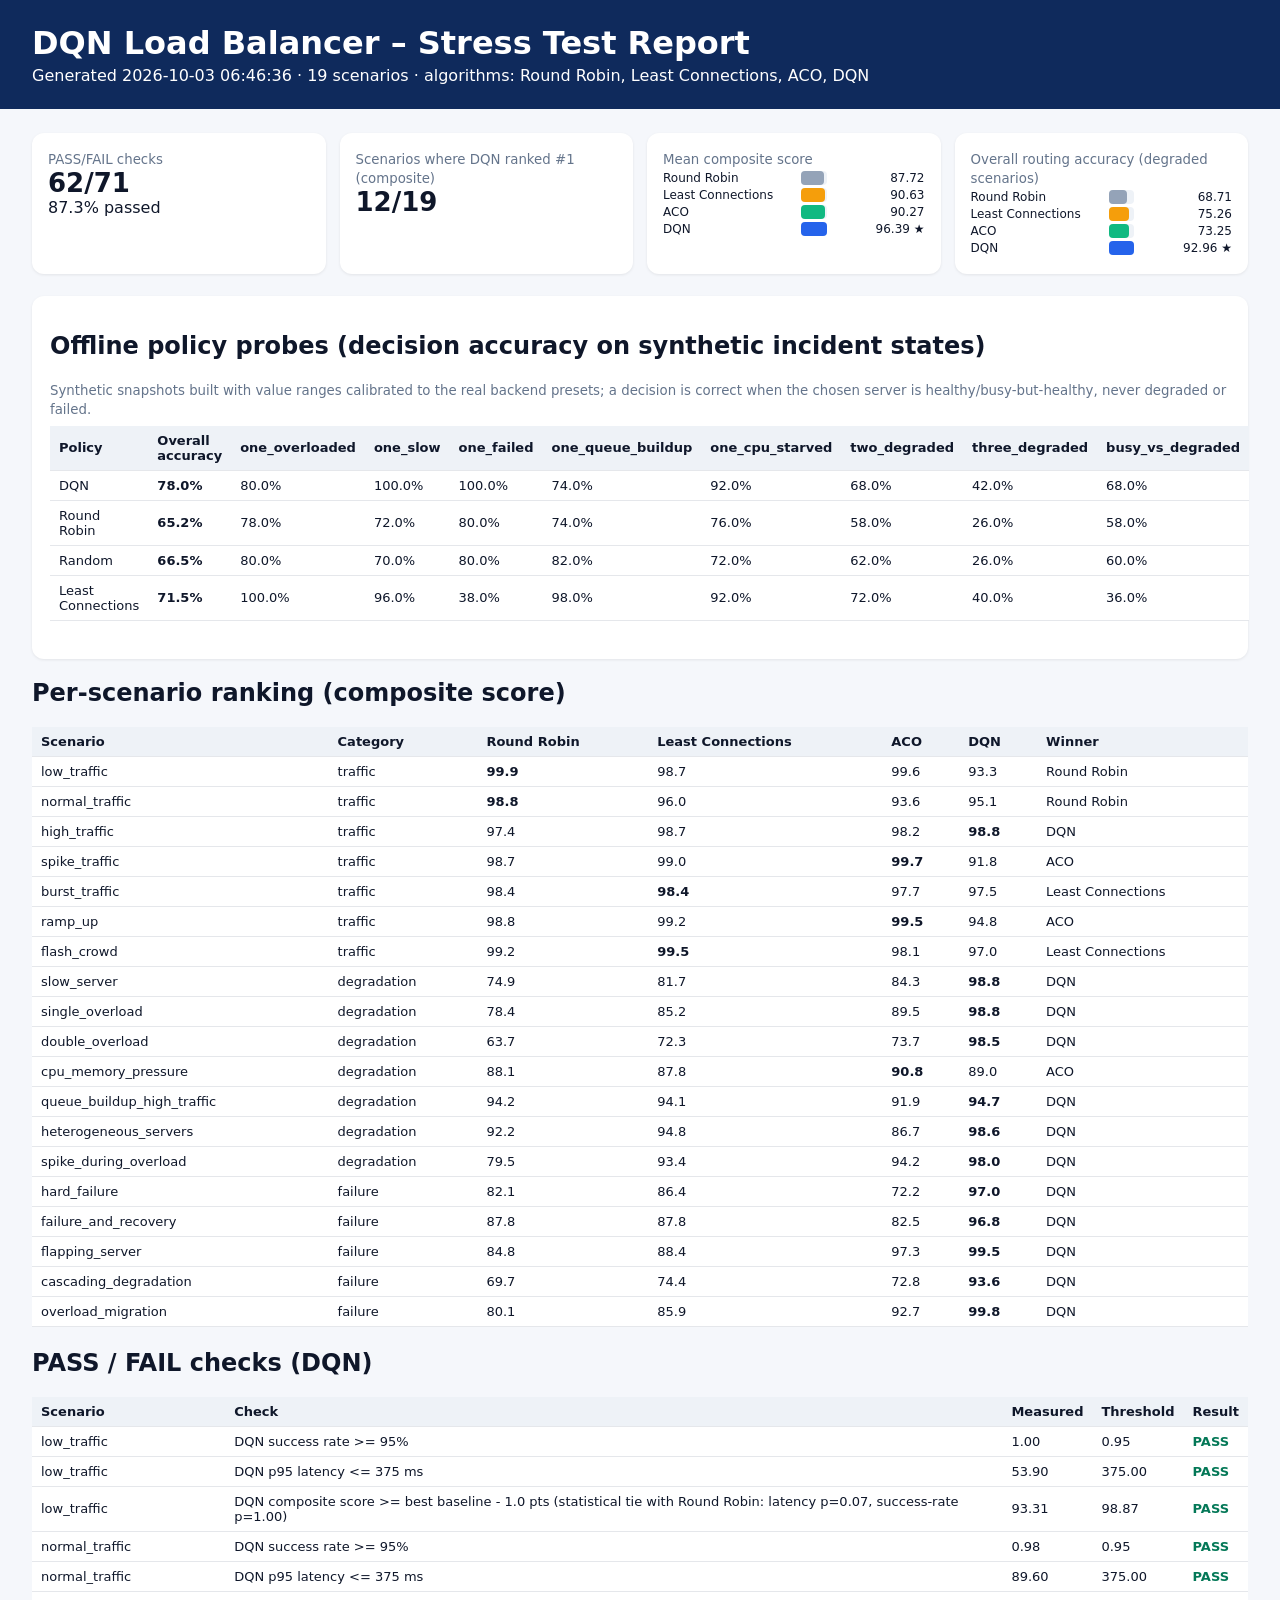
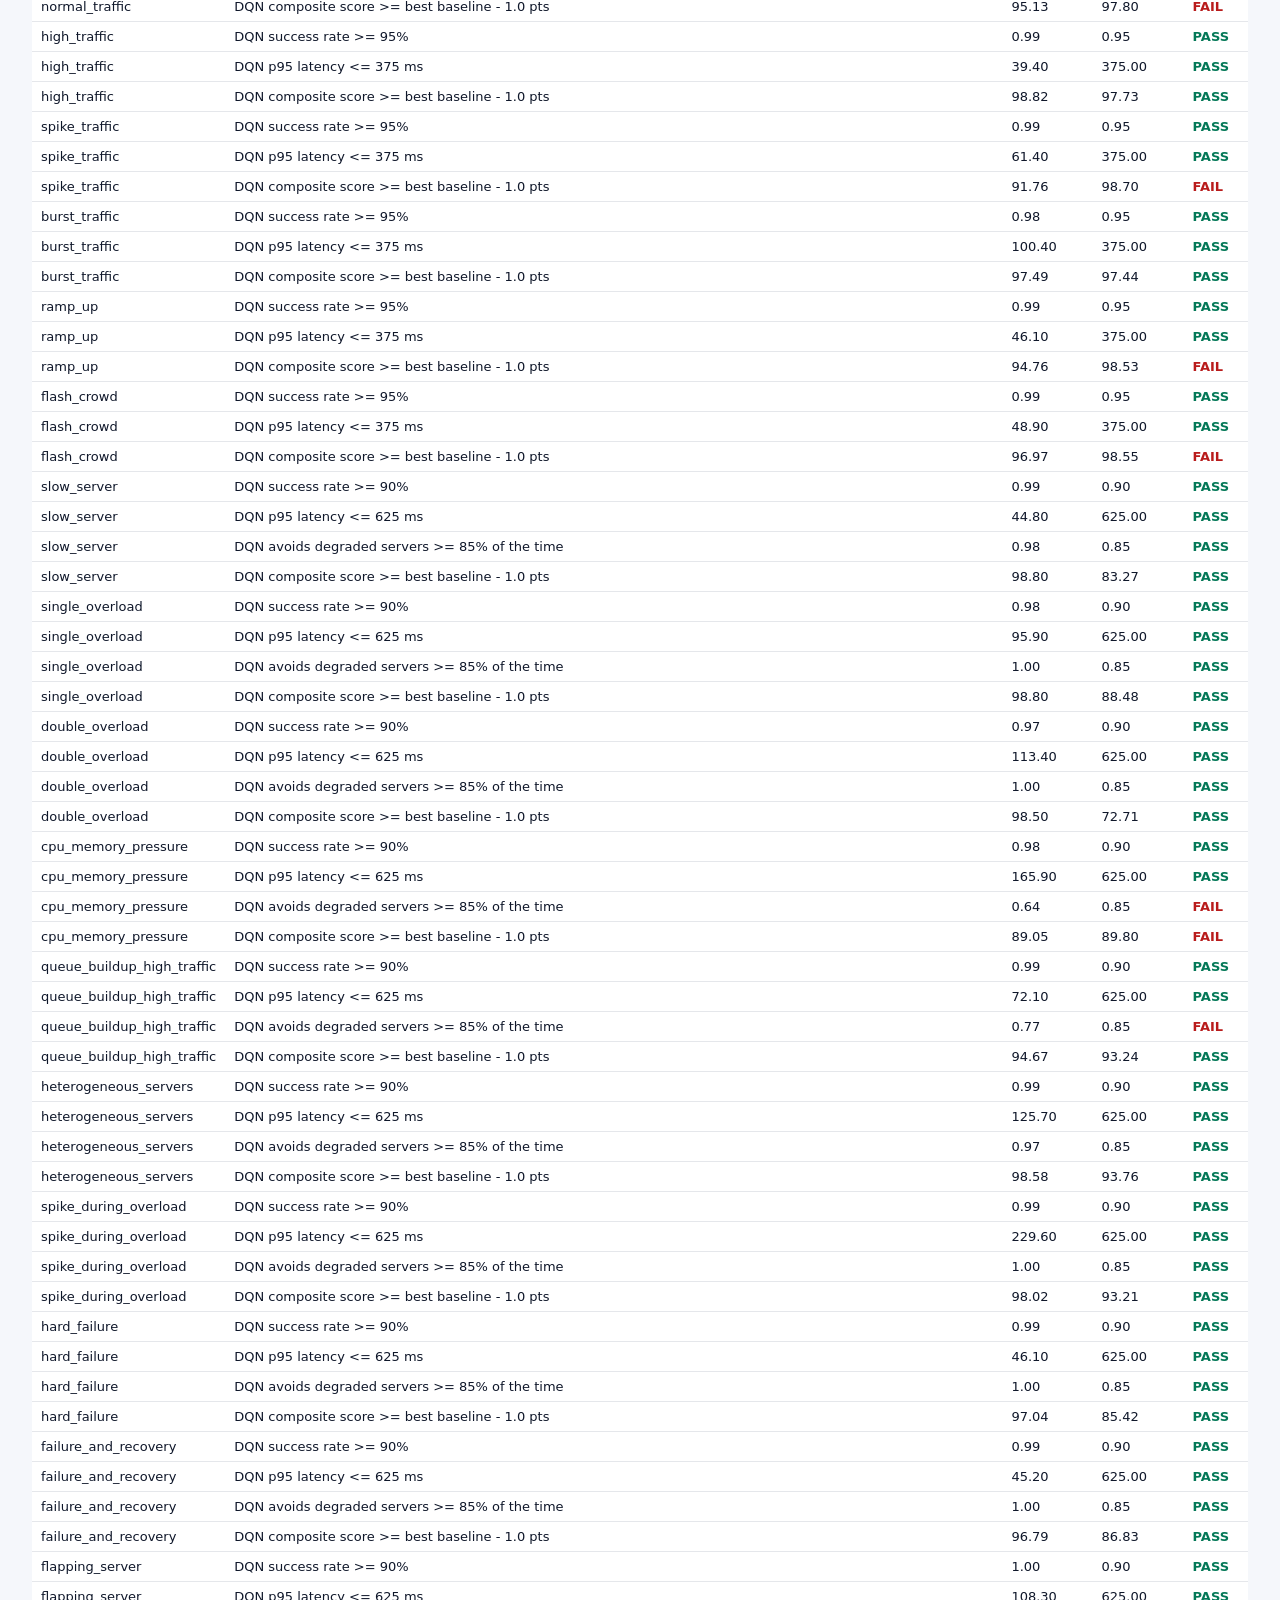
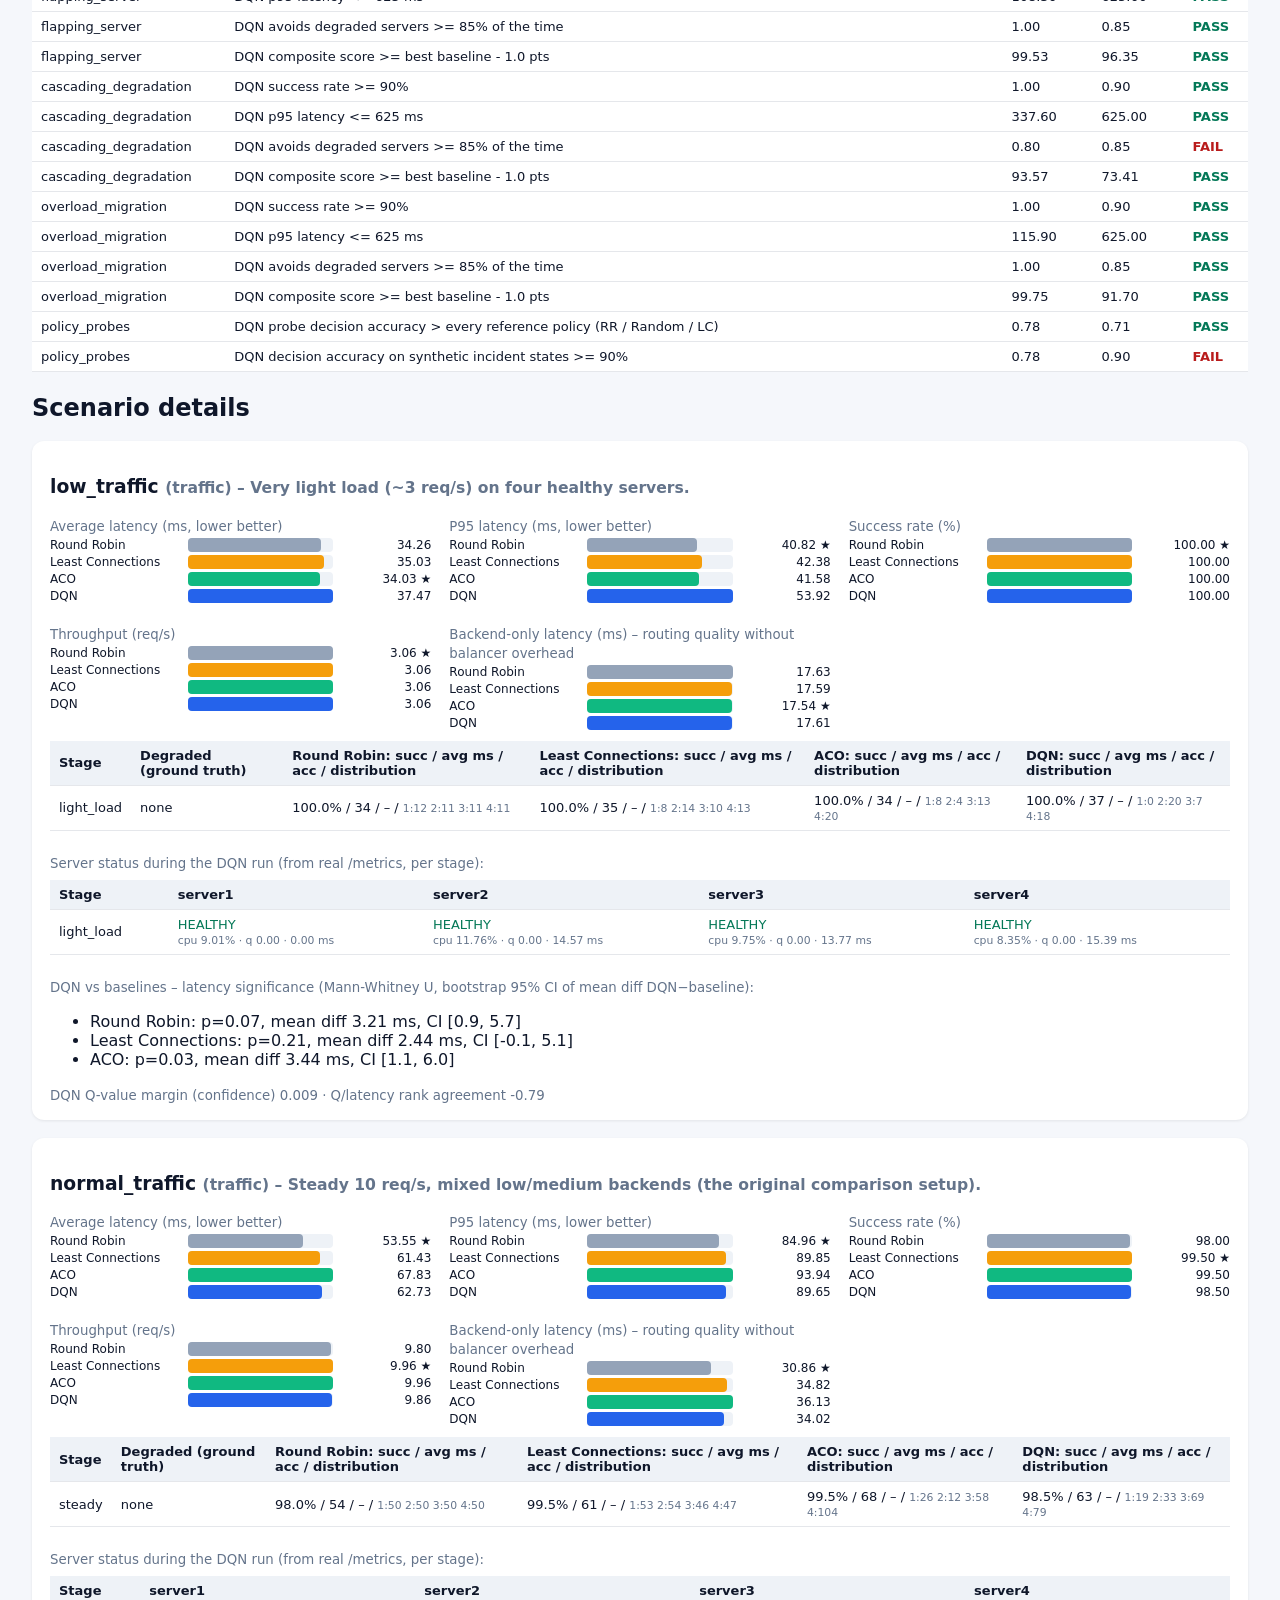
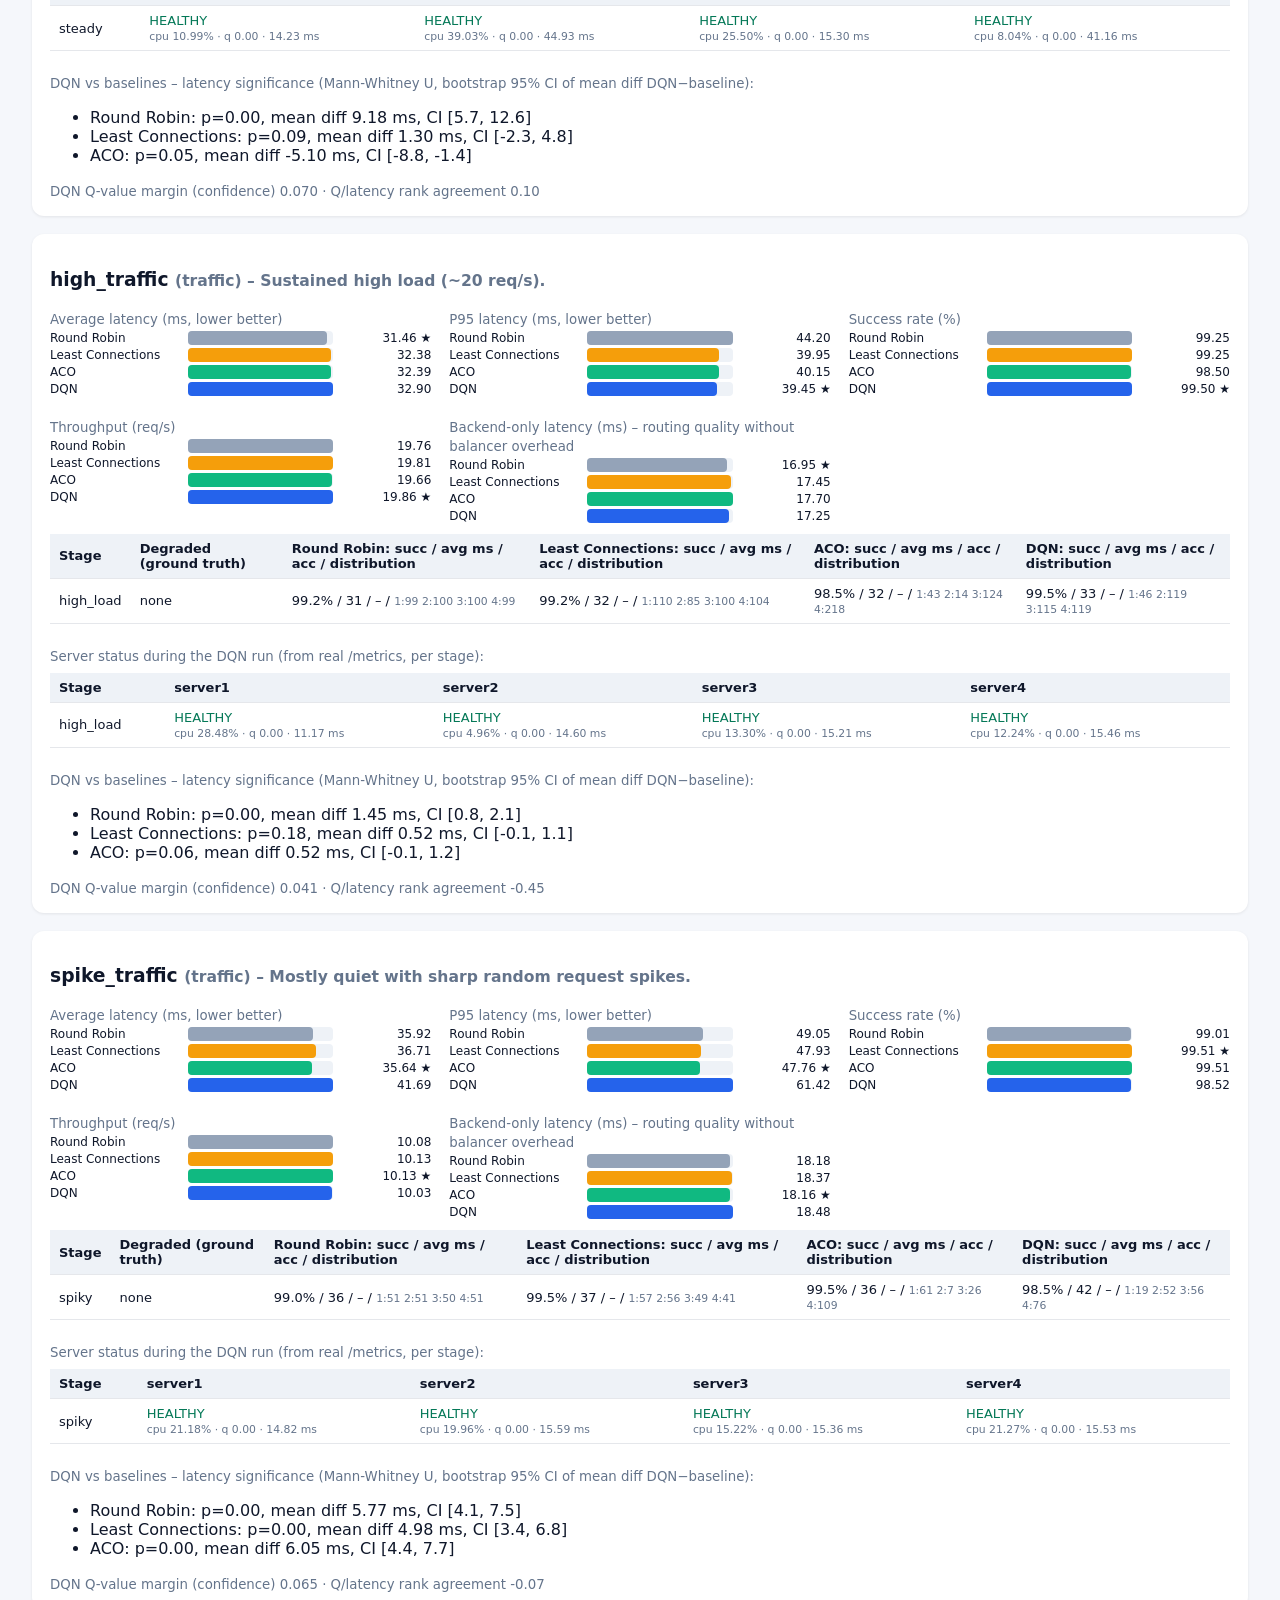
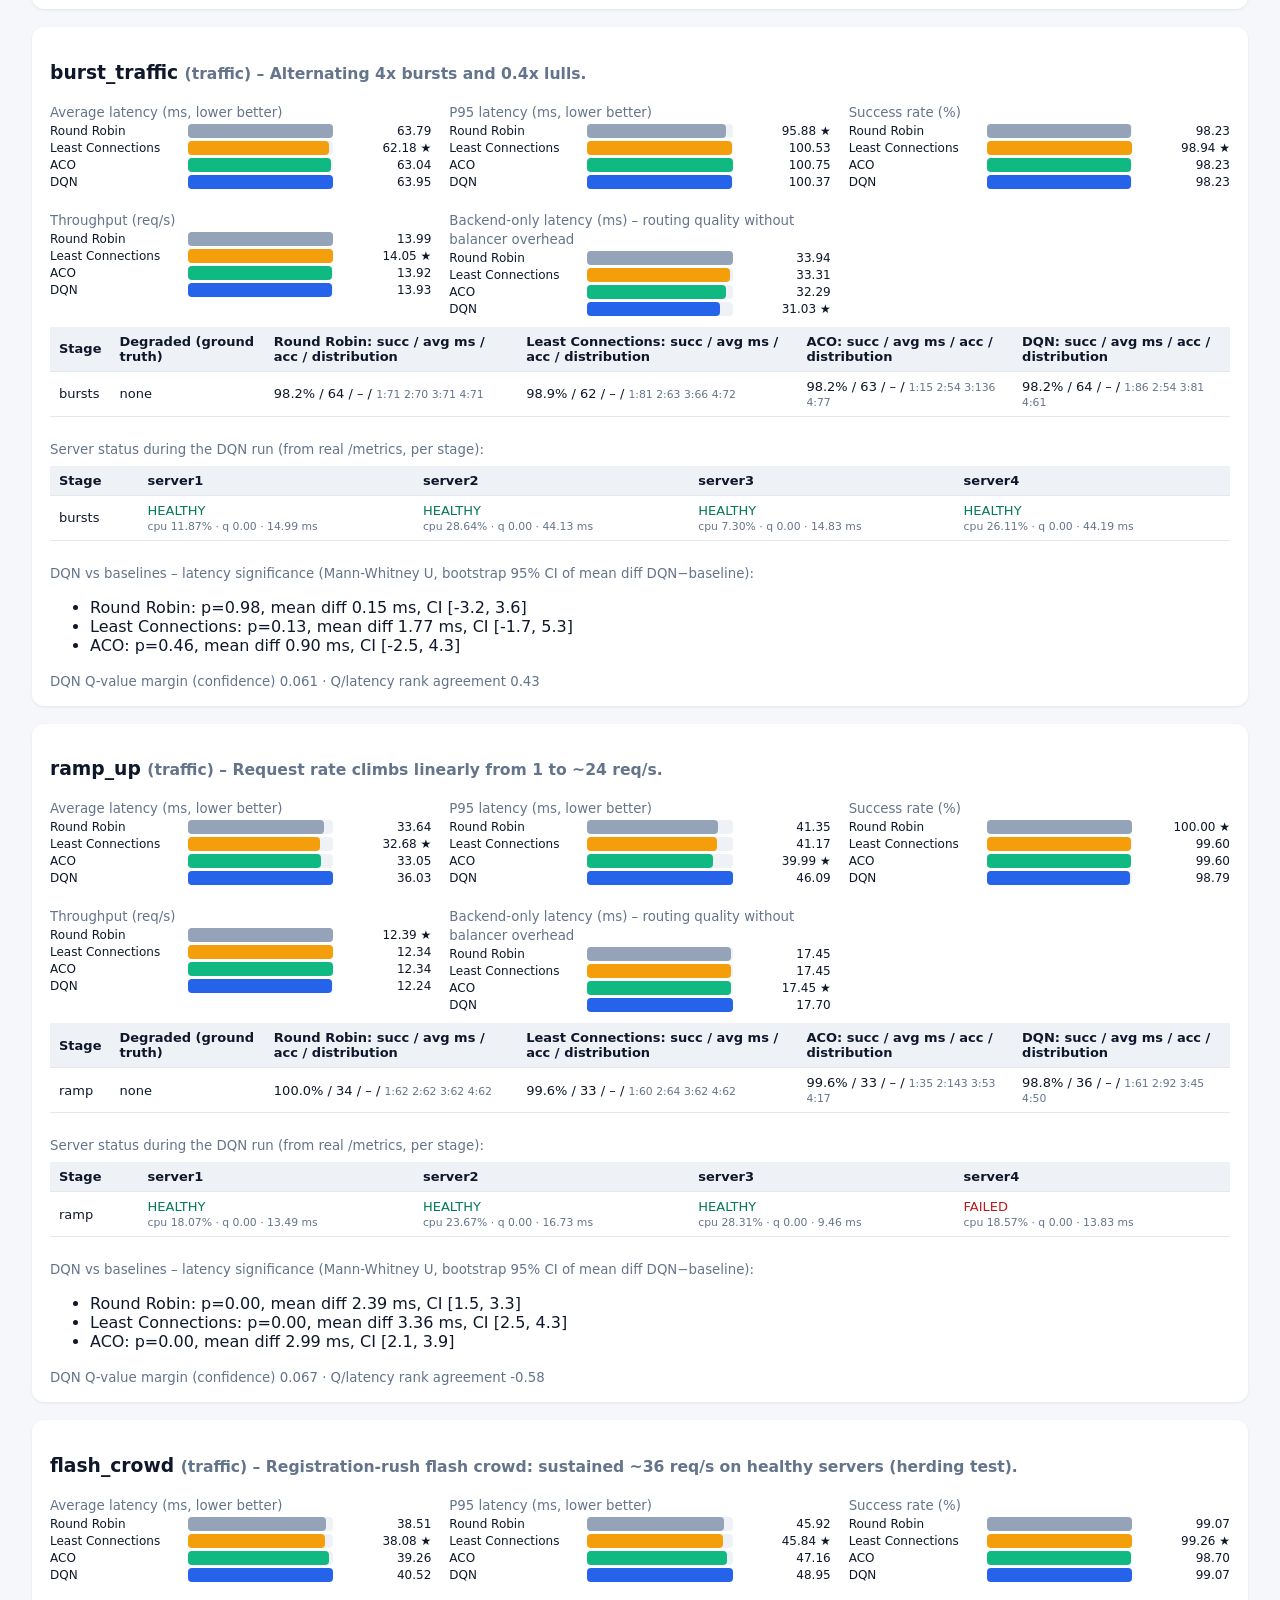
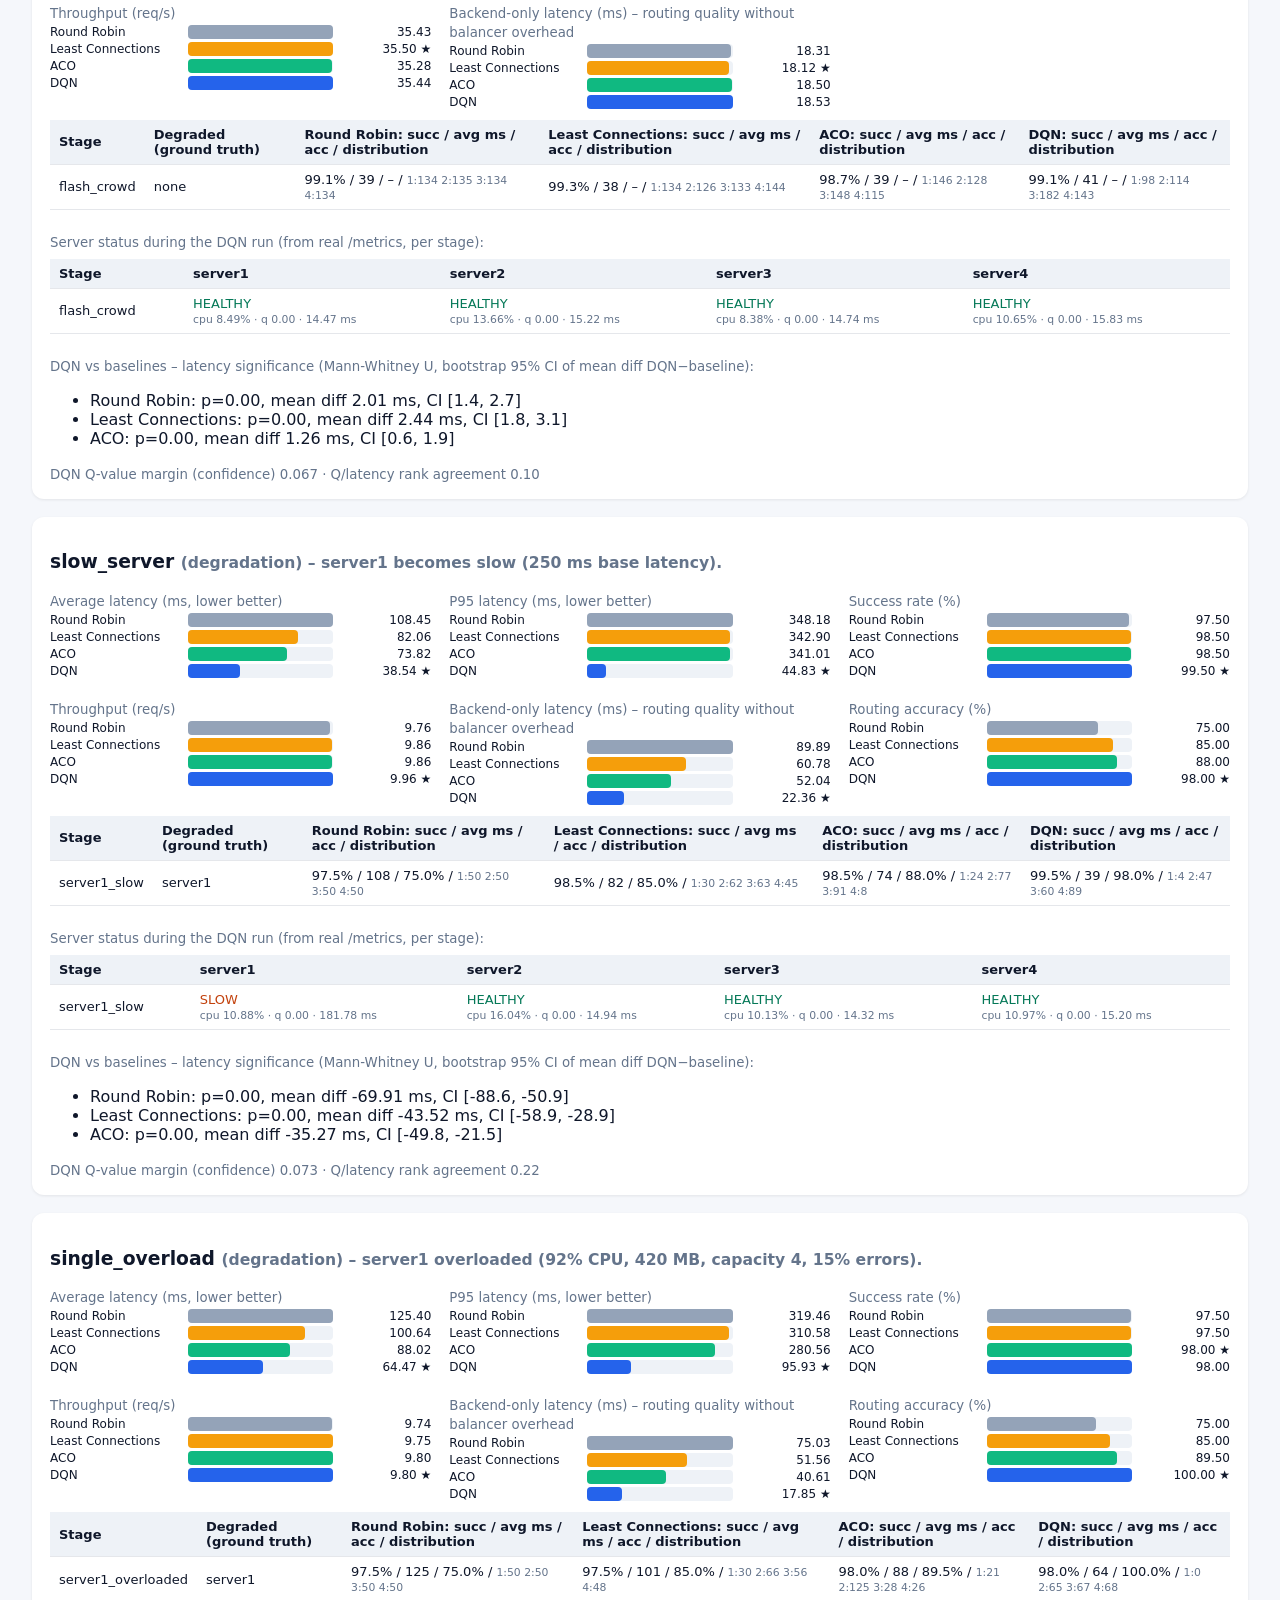
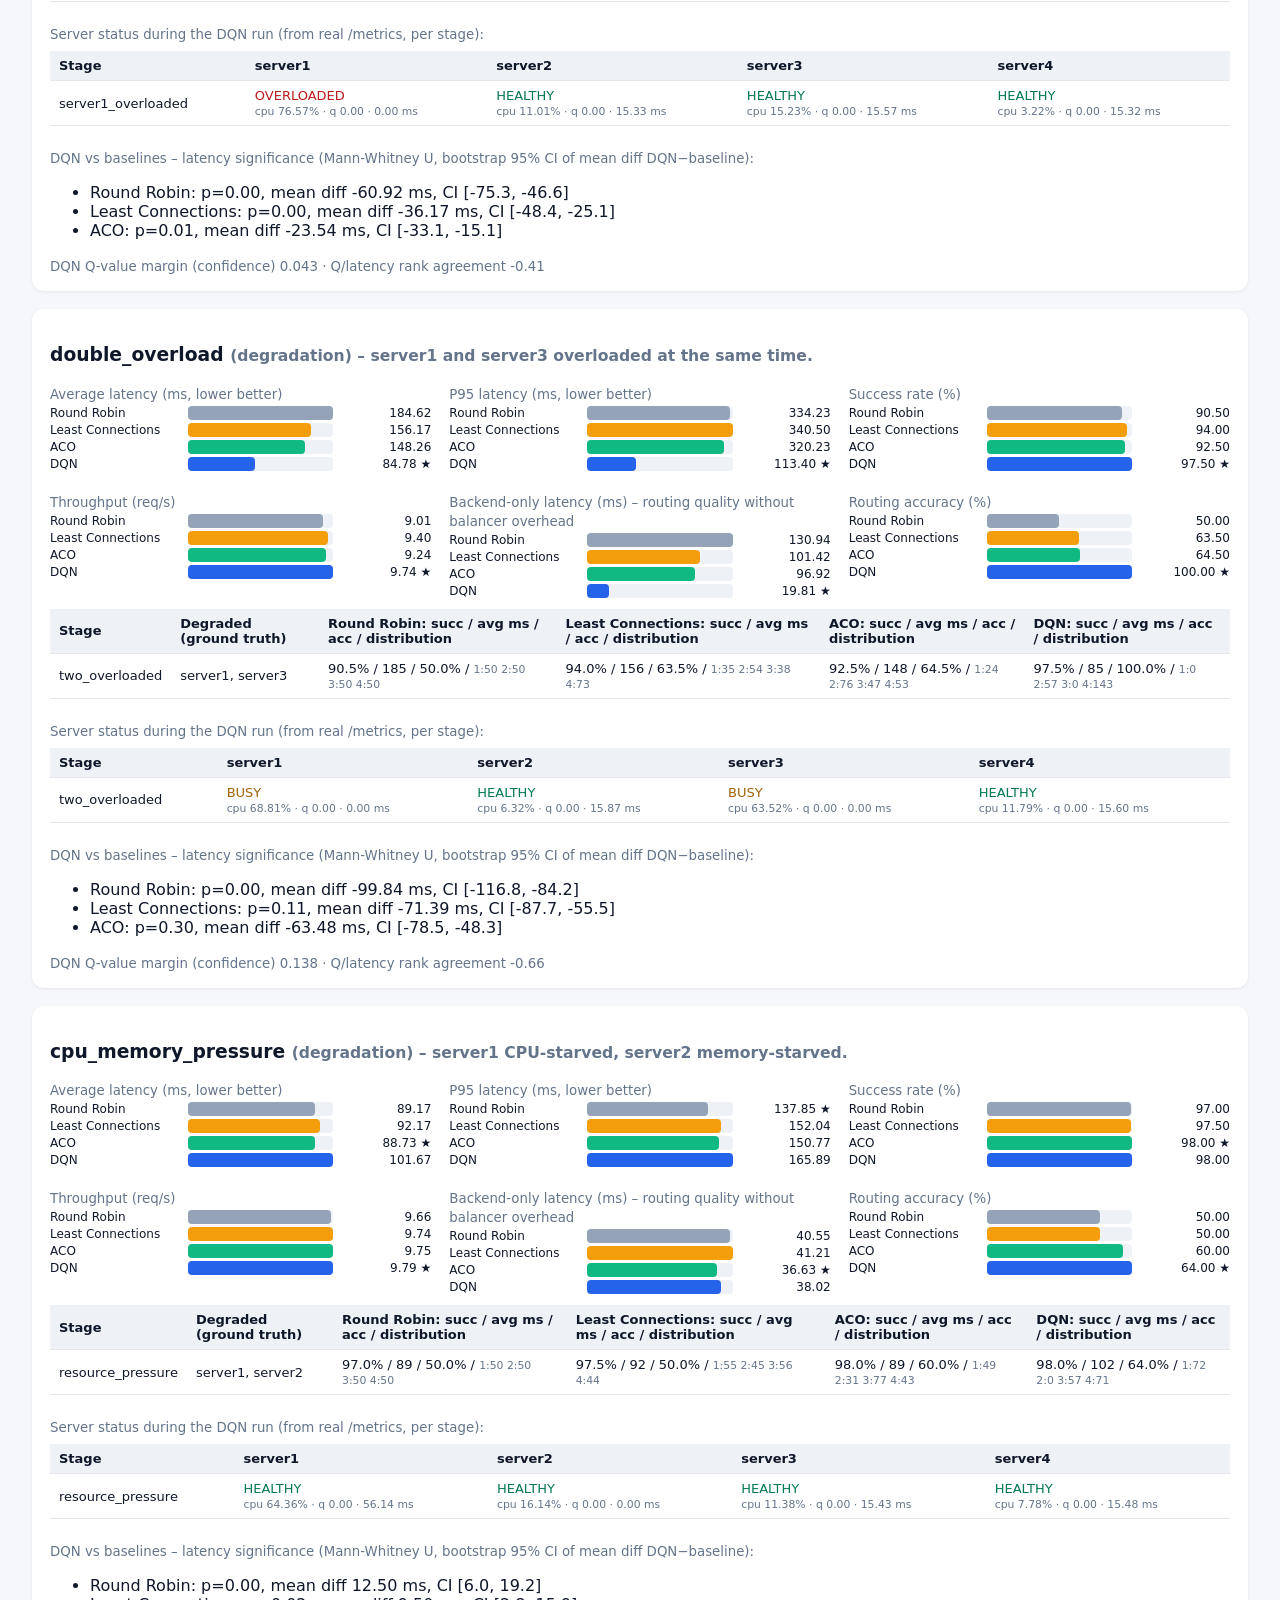
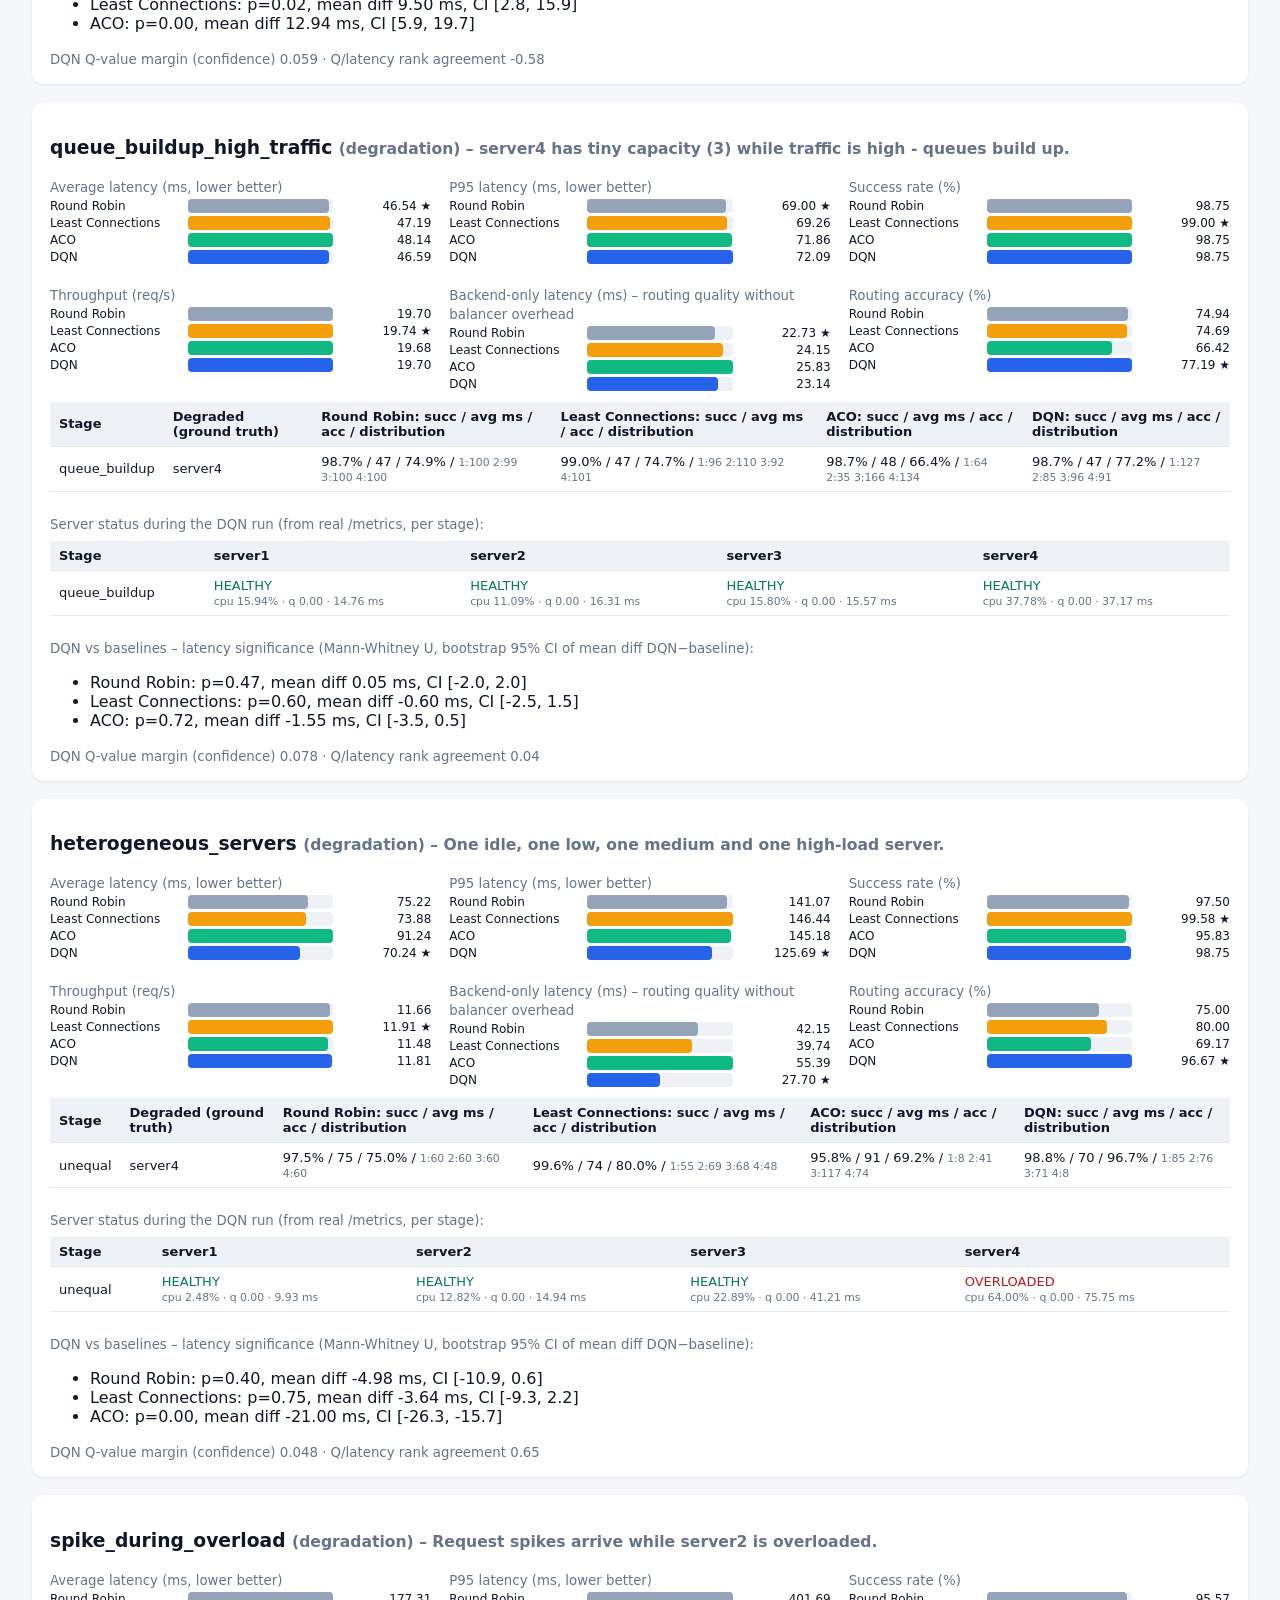
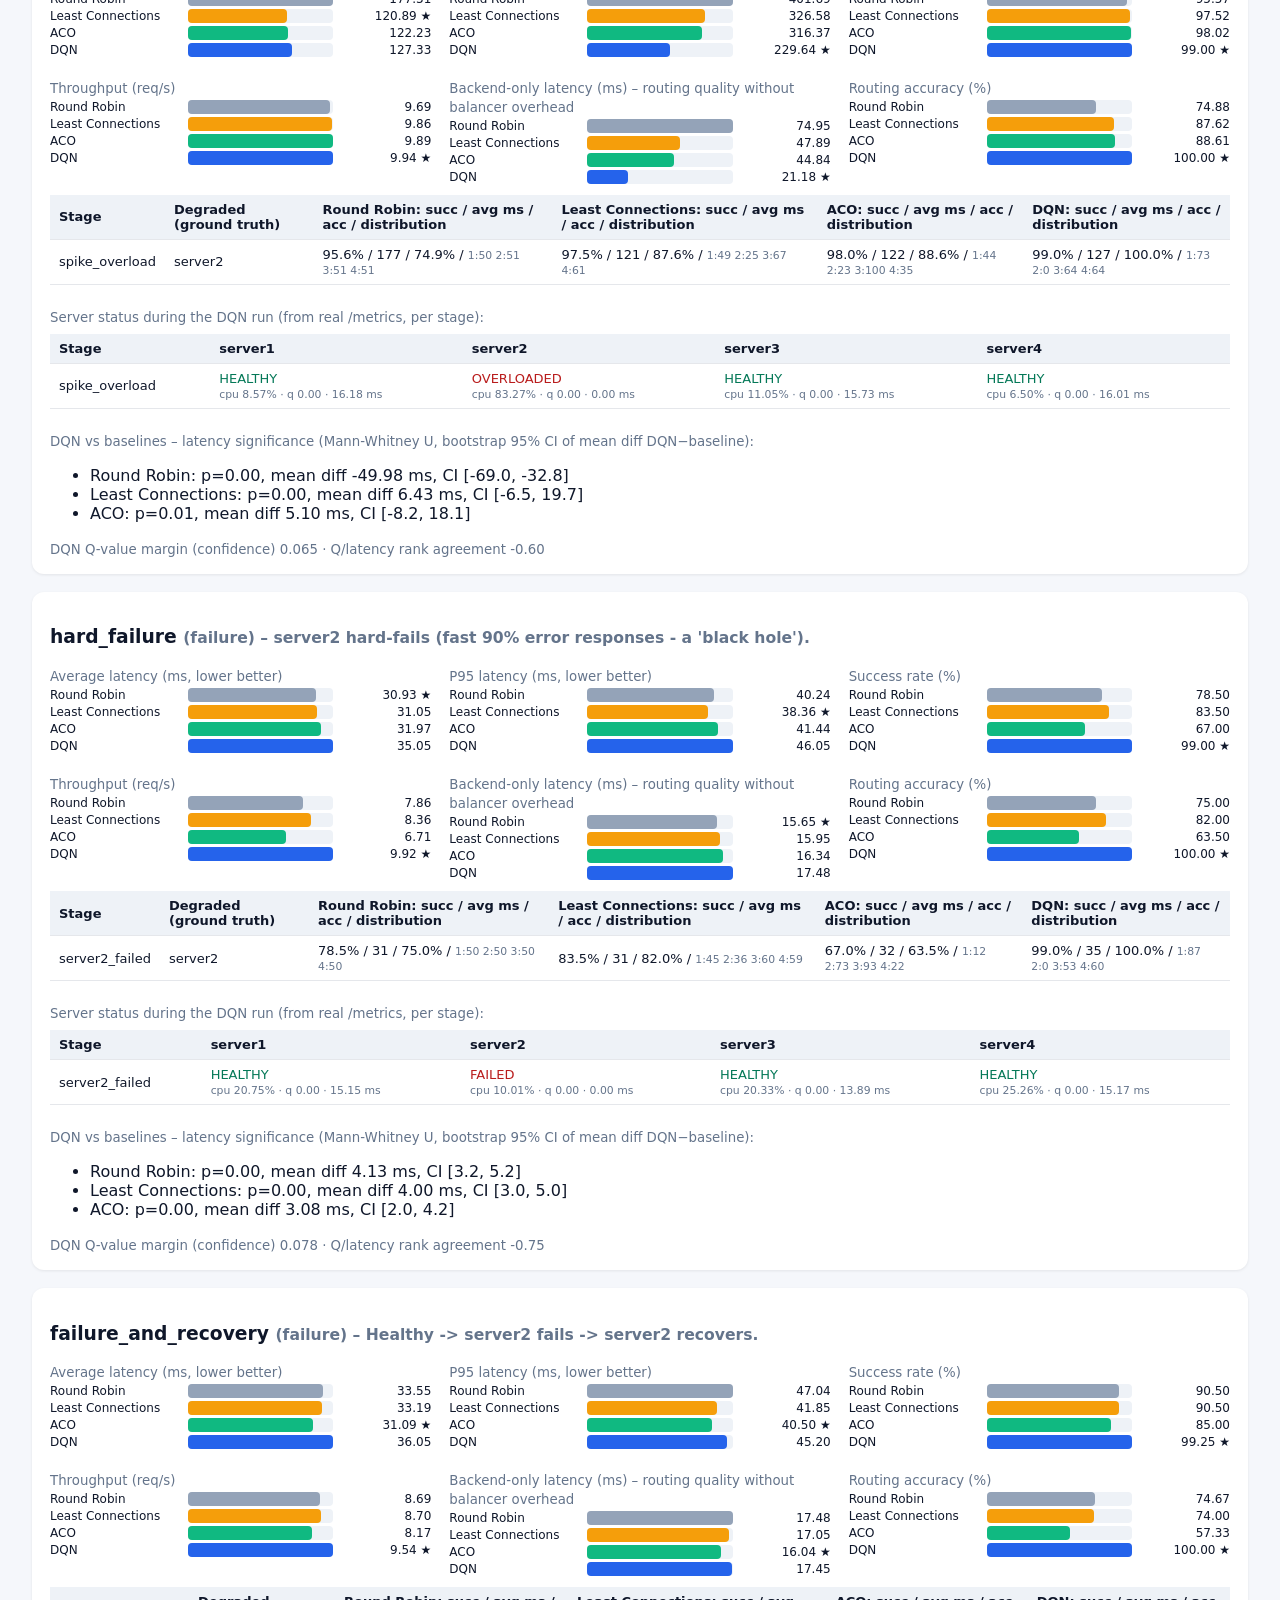
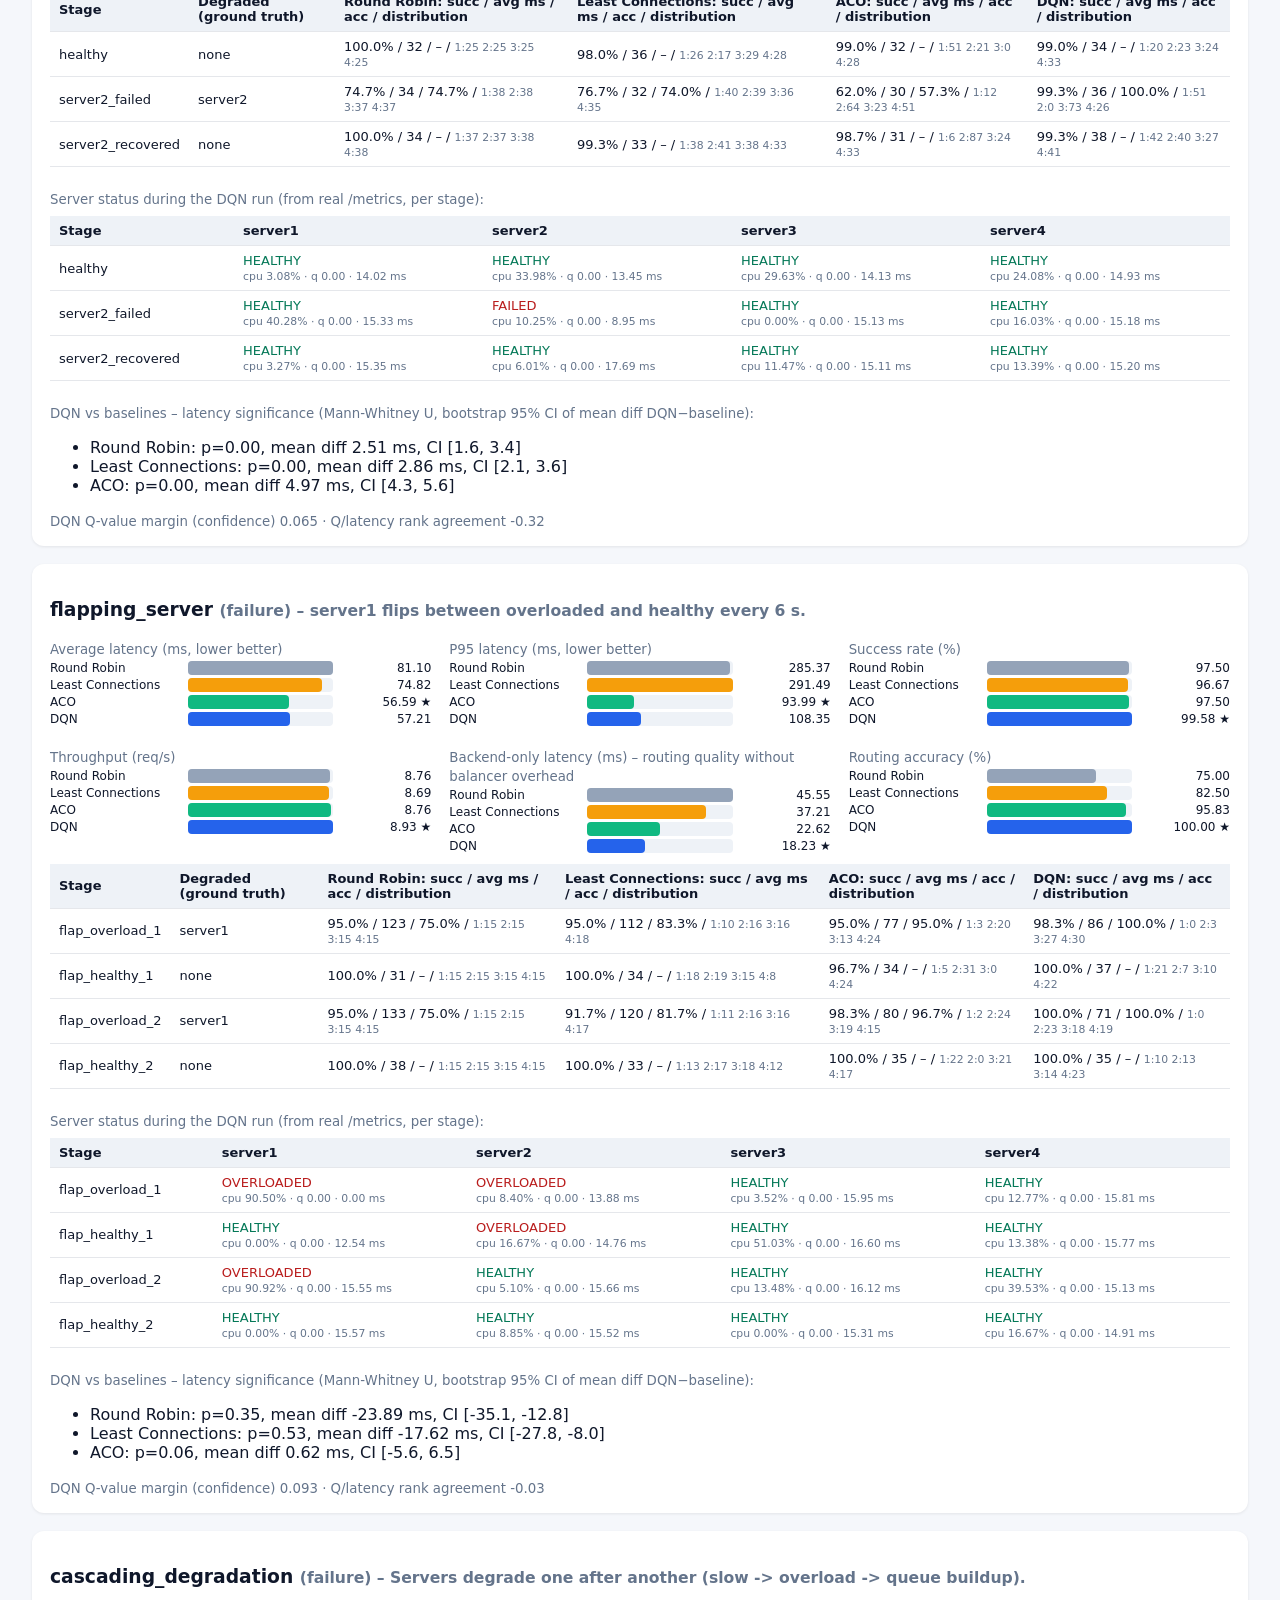
<file: results/stress_suite/report.html>
<!doctype html><html><head><meta charset="utf-8"><title>DQN Stress Test Report</title>
<meta name="viewport" content="width=device-width,initial-scale=1">
<style>
body{font-family:system-ui,Segoe UI,Arial,sans-serif;margin:0;background:#f5f7fb;color:#0f172a}
header{background:#0f2a5c;color:#fff;padding:24px 32px} h1{margin:0 0 4px} main{padding:24px 32px;max-width:1300px}
.cards{display:grid;grid-template-columns:repeat(auto-fit,minmax(200px,1fr));gap:14px;margin-bottom:22px}
.card{background:#fff;border-radius:12px;padding:16px;box-shadow:0 1px 3px rgba(0,0,0,.08)}
.card b{font-size:26px;display:block} table{border-collapse:collapse;width:100%;background:#fff;font-size:13px;margin:8px 0 22px}
th,td{padding:7px 9px;border-bottom:1px solid #e5e7eb;text-align:left} th{background:#eef2f7}
.pass{color:#047857;font-weight:600} .fail{color:#b91c1c;font-weight:600}
.bar{display:flex;align-items:center;gap:8px;margin:3px 0;font-size:12px} .bl{width:130px} .bt{flex:1;background:#eef2f7;border-radius:4px;height:14px}
.bf{display:block;height:14px;border-radius:4px} .bv{width:90px;text-align:right}
.scen{background:#fff;border-radius:12px;padding:16px 18px;margin-bottom:18px;box-shadow:0 1px 3px rgba(0,0,0,.08)}
.grid2{display:grid;grid-template-columns:repeat(auto-fit,minmax(320px,1fr));gap:18px} small{color:#64748b}
.st-HEALTHY{color:#047857} .st-BUSY{color:#a16207} .st-SLOW{color:#c2410c} .st-OVERLOADED,.st-FAILED,.st-UNREACHABLE{color:#b91c1c}
</style></head><body><header><h1>DQN Load Balancer – Stress Test Report</h1>
<div>Generated 2026-10-03 06:46:36 · 19 scenarios · algorithms: Round Robin, Least Connections, ACO, DQN</div></header><main>
<div class="cards">
<div class="card"><small>PASS/FAIL checks</small><b>62/71</b>87.3% passed</div>
<div class="card"><small>Scenarios where DQN ranked #1 (composite)</small><b>12/19</b></div>
<div class="card"><small>Mean composite score</small><div class="bar"><span class="bl">Round Robin</span><span class="bt"><span class="bf" style="width:91.0%;background:#94a3b8"></span></span><span class="bv">87.72</span></div><div class="bar"><span class="bl">Least Connections</span><span class="bt"><span class="bf" style="width:94.0%;background:#f59e0b"></span></span><span class="bv">90.63</span></div><div class="bar"><span class="bl">ACO</span><span class="bt"><span class="bf" style="width:93.6%;background:#10b981"></span></span><span class="bv">90.27</span></div><div class="bar"><span class="bl">DQN</span><span class="bt"><span class="bf" style="width:100.0%;background:#2563eb"></span></span><span class="bv">96.39 ★</span></div></div>
<div class="card"><small>Overall routing accuracy (degraded scenarios)</small><div class="bar"><span class="bl">Round Robin</span><span class="bt"><span class="bf" style="width:73.9%;background:#94a3b8"></span></span><span class="bv">68.71</span></div><div class="bar"><span class="bl">Least Connections</span><span class="bt"><span class="bf" style="width:81.0%;background:#f59e0b"></span></span><span class="bv">75.26</span></div><div class="bar"><span class="bl">ACO</span><span class="bt"><span class="bf" style="width:78.8%;background:#10b981"></span></span><span class="bv">73.25</span></div><div class="bar"><span class="bl">DQN</span><span class="bt"><span class="bf" style="width:100.0%;background:#2563eb"></span></span><span class="bv">92.96 ★</span></div></div>
</div><div class='scen'><h2>Offline policy probes (decision accuracy on synthetic incident states)</h2><small>Synthetic snapshots built with value ranges calibrated to the real backend presets; a decision is correct when the chosen server is healthy/busy-but-healthy, never degraded or failed.</small><table><tr><th>Policy</th><th>Overall accuracy</th><th>one_overloaded</th><th>one_slow</th><th>one_failed</th><th>one_queue_buildup</th><th>one_cpu_starved</th><th>two_degraded</th><th>three_degraded</th><th>busy_vs_degraded</th></tr><tr><td>DQN</td><td><b>78.0%</b></td><td>80.0%</td><td>100.0%</td><td>100.0%</td><td>74.0%</td><td>92.0%</td><td>68.0%</td><td>42.0%</td><td>68.0%</td></tr><tr><td>Round Robin</td><td><b>65.2%</b></td><td>78.0%</td><td>72.0%</td><td>80.0%</td><td>74.0%</td><td>76.0%</td><td>58.0%</td><td>26.0%</td><td>58.0%</td></tr><tr><td>Random</td><td><b>66.5%</b></td><td>80.0%</td><td>70.0%</td><td>80.0%</td><td>82.0%</td><td>72.0%</td><td>62.0%</td><td>26.0%</td><td>60.0%</td></tr><tr><td>Least Connections</td><td><b>71.5%</b></td><td>100.0%</td><td>96.0%</td><td>38.0%</td><td>98.0%</td><td>92.0%</td><td>72.0%</td><td>40.0%</td><td>36.0%</td></tr></table></div><h2>Per-scenario ranking (composite score)</h2><table><tr><th>Scenario</th><th>Category</th><th>Round Robin</th><th>Least Connections</th><th>ACO</th><th>DQN</th><th>Winner</th></tr><tr><td>low_traffic</td><td>traffic</td><td><b>99.9</b></td><td>98.7</td><td>99.6</td><td>93.3</td><td>Round Robin</td></tr><tr><td>normal_traffic</td><td>traffic</td><td><b>98.8</b></td><td>96.0</td><td>93.6</td><td>95.1</td><td>Round Robin</td></tr><tr><td>high_traffic</td><td>traffic</td><td>97.4</td><td>98.7</td><td>98.2</td><td><b>98.8</b></td><td>DQN</td></tr><tr><td>spike_traffic</td><td>traffic</td><td>98.7</td><td>99.0</td><td><b>99.7</b></td><td>91.8</td><td>ACO</td></tr><tr><td>burst_traffic</td><td>traffic</td><td>98.4</td><td><b>98.4</b></td><td>97.7</td><td>97.5</td><td>Least Connections</td></tr><tr><td>ramp_up</td><td>traffic</td><td>98.8</td><td>99.2</td><td><b>99.5</b></td><td>94.8</td><td>ACO</td></tr><tr><td>flash_crowd</td><td>traffic</td><td>99.2</td><td><b>99.5</b></td><td>98.1</td><td>97.0</td><td>Least Connections</td></tr><tr><td>slow_server</td><td>degradation</td><td>74.9</td><td>81.7</td><td>84.3</td><td><b>98.8</b></td><td>DQN</td></tr><tr><td>single_overload</td><td>degradation</td><td>78.4</td><td>85.2</td><td>89.5</td><td><b>98.8</b></td><td>DQN</td></tr><tr><td>double_overload</td><td>degradation</td><td>63.7</td><td>72.3</td><td>73.7</td><td><b>98.5</b></td><td>DQN</td></tr><tr><td>cpu_memory_pressure</td><td>degradation</td><td>88.1</td><td>87.8</td><td><b>90.8</b></td><td>89.0</td><td>ACO</td></tr><tr><td>queue_buildup_high_traffic</td><td>degradation</td><td>94.2</td><td>94.1</td><td>91.9</td><td><b>94.7</b></td><td>DQN</td></tr><tr><td>heterogeneous_servers</td><td>degradation</td><td>92.2</td><td>94.8</td><td>86.7</td><td><b>98.6</b></td><td>DQN</td></tr><tr><td>spike_during_overload</td><td>degradation</td><td>79.5</td><td>93.4</td><td>94.2</td><td><b>98.0</b></td><td>DQN</td></tr><tr><td>hard_failure</td><td>failure</td><td>82.1</td><td>86.4</td><td>72.2</td><td><b>97.0</b></td><td>DQN</td></tr><tr><td>failure_and_recovery</td><td>failure</td><td>87.8</td><td>87.8</td><td>82.5</td><td><b>96.8</b></td><td>DQN</td></tr><tr><td>flapping_server</td><td>failure</td><td>84.8</td><td>88.4</td><td>97.3</td><td><b>99.5</b></td><td>DQN</td></tr><tr><td>cascading_degradation</td><td>failure</td><td>69.7</td><td>74.4</td><td>72.8</td><td><b>93.6</b></td><td>DQN</td></tr><tr><td>overload_migration</td><td>failure</td><td>80.1</td><td>85.9</td><td>92.7</td><td><b>99.8</b></td><td>DQN</td></tr></table><h2>PASS / FAIL checks (DQN)</h2><table><tr><th>Scenario</th><th>Check</th><th>Measured</th><th>Threshold</th><th>Result</th></tr><tr><td>low_traffic</td><td>DQN success rate >= 95%</td><td>1.00</td><td>0.95</td><td class='pass'>PASS</td></tr><tr><td>low_traffic</td><td>DQN p95 latency &lt;= 375 ms</td><td>53.90</td><td>375.00</td><td class='pass'>PASS</td></tr><tr><td>low_traffic</td><td>DQN composite score >= best baseline - 1.0 pts (statistical tie with Round Robin: latency p=0.07, success-rate p=1.00)</td><td>93.31</td><td>98.87</td><td class='pass'>PASS</td></tr><tr><td>normal_traffic</td><td>DQN success rate >= 95%</td><td>0.98</td><td>0.95</td><td class='pass'>PASS</td></tr><tr><td>normal_traffic</td><td>DQN p95 latency &lt;= 375 ms</td><td>89.60</td><td>375.00</td><td class='pass'>PASS</td></tr><tr><td>normal_traffic</td><td>DQN composite score >= best baseline - 1.0 pts</td><td>95.13</td><td>97.80</td><td class='fail'>FAIL</td></tr><tr><td>high_traffic</td><td>DQN success rate >= 95%</td><td>0.99</td><td>0.95</td><td class='pass'>PASS</td></tr><tr><td>high_traffic</td><td>DQN p95 latency &lt;= 375 ms</td><td>39.40</td><td>375.00</td><td class='pass'>PASS</td></tr><tr><td>high_traffic</td><td>DQN composite score >= best baseline - 1.0 pts</td><td>98.82</td><td>97.73</td><td class='pass'>PASS</td></tr><tr><td>spike_traffic</td><td>DQN success rate >= 95%</td><td>0.99</td><td>0.95</td><td class='pass'>PASS</td></tr><tr><td>spike_traffic</td><td>DQN p95 latency &lt;= 375 ms</td><td>61.40</td><td>375.00</td><td class='pass'>PASS</td></tr><tr><td>spike_traffic</td><td>DQN composite score >= best baseline - 1.0 pts</td><td>91.76</td><td>98.70</td><td class='fail'>FAIL</td></tr><tr><td>burst_traffic</td><td>DQN success rate >= 95%</td><td>0.98</td><td>0.95</td><td class='pass'>PASS</td></tr><tr><td>burst_traffic</td><td>DQN p95 latency &lt;= 375 ms</td><td>100.40</td><td>375.00</td><td class='pass'>PASS</td></tr><tr><td>burst_traffic</td><td>DQN composite score >= best baseline - 1.0 pts</td><td>97.49</td><td>97.44</td><td class='pass'>PASS</td></tr><tr><td>ramp_up</td><td>DQN success rate >= 95%</td><td>0.99</td><td>0.95</td><td class='pass'>PASS</td></tr><tr><td>ramp_up</td><td>DQN p95 latency &lt;= 375 ms</td><td>46.10</td><td>375.00</td><td class='pass'>PASS</td></tr><tr><td>ramp_up</td><td>DQN composite score >= best baseline - 1.0 pts</td><td>94.76</td><td>98.53</td><td class='fail'>FAIL</td></tr><tr><td>flash_crowd</td><td>DQN success rate >= 95%</td><td>0.99</td><td>0.95</td><td class='pass'>PASS</td></tr><tr><td>flash_crowd</td><td>DQN p95 latency &lt;= 375 ms</td><td>48.90</td><td>375.00</td><td class='pass'>PASS</td></tr><tr><td>flash_crowd</td><td>DQN composite score >= best baseline - 1.0 pts</td><td>96.97</td><td>98.55</td><td class='fail'>FAIL</td></tr><tr><td>slow_server</td><td>DQN success rate >= 90%</td><td>0.99</td><td>0.90</td><td class='pass'>PASS</td></tr><tr><td>slow_server</td><td>DQN p95 latency &lt;= 625 ms</td><td>44.80</td><td>625.00</td><td class='pass'>PASS</td></tr><tr><td>slow_server</td><td>DQN avoids degraded servers >= 85% of the time</td><td>0.98</td><td>0.85</td><td class='pass'>PASS</td></tr><tr><td>slow_server</td><td>DQN composite score >= best baseline - 1.0 pts</td><td>98.80</td><td>83.27</td><td class='pass'>PASS</td></tr><tr><td>single_overload</td><td>DQN success rate >= 90%</td><td>0.98</td><td>0.90</td><td class='pass'>PASS</td></tr><tr><td>single_overload</td><td>DQN p95 latency &lt;= 625 ms</td><td>95.90</td><td>625.00</td><td class='pass'>PASS</td></tr><tr><td>single_overload</td><td>DQN avoids degraded servers >= 85% of the time</td><td>1.00</td><td>0.85</td><td class='pass'>PASS</td></tr><tr><td>single_overload</td><td>DQN composite score >= best baseline - 1.0 pts</td><td>98.80</td><td>88.48</td><td class='pass'>PASS</td></tr><tr><td>double_overload</td><td>DQN success rate >= 90%</td><td>0.97</td><td>0.90</td><td class='pass'>PASS</td></tr><tr><td>double_overload</td><td>DQN p95 latency &lt;= 625 ms</td><td>113.40</td><td>625.00</td><td class='pass'>PASS</td></tr><tr><td>double_overload</td><td>DQN avoids degraded servers >= 85% of the time</td><td>1.00</td><td>0.85</td><td class='pass'>PASS</td></tr><tr><td>double_overload</td><td>DQN composite score >= best baseline - 1.0 pts</td><td>98.50</td><td>72.71</td><td class='pass'>PASS</td></tr><tr><td>cpu_memory_pressure</td><td>DQN success rate >= 90%</td><td>0.98</td><td>0.90</td><td class='pass'>PASS</td></tr><tr><td>cpu_memory_pressure</td><td>DQN p95 latency &lt;= 625 ms</td><td>165.90</td><td>625.00</td><td class='pass'>PASS</td></tr><tr><td>cpu_memory_pressure</td><td>DQN avoids degraded servers >= 85% of the time</td><td>0.64</td><td>0.85</td><td class='fail'>FAIL</td></tr><tr><td>cpu_memory_pressure</td><td>DQN composite score >= best baseline - 1.0 pts</td><td>89.05</td><td>89.80</td><td class='fail'>FAIL</td></tr><tr><td>queue_buildup_high_traffic</td><td>DQN success rate >= 90%</td><td>0.99</td><td>0.90</td><td class='pass'>PASS</td></tr><tr><td>queue_buildup_high_traffic</td><td>DQN p95 latency &lt;= 625 ms</td><td>72.10</td><td>625.00</td><td class='pass'>PASS</td></tr><tr><td>queue_buildup_high_traffic</td><td>DQN avoids degraded servers >= 85% of the time</td><td>0.77</td><td>0.85</td><td class='fail'>FAIL</td></tr><tr><td>queue_buildup_high_traffic</td><td>DQN composite score >= best baseline - 1.0 pts</td><td>94.67</td><td>93.24</td><td class='pass'>PASS</td></tr><tr><td>heterogeneous_servers</td><td>DQN success rate >= 90%</td><td>0.99</td><td>0.90</td><td class='pass'>PASS</td></tr><tr><td>heterogeneous_servers</td><td>DQN p95 latency &lt;= 625 ms</td><td>125.70</td><td>625.00</td><td class='pass'>PASS</td></tr><tr><td>heterogeneous_servers</td><td>DQN avoids degraded servers >= 85% of the time</td><td>0.97</td><td>0.85</td><td class='pass'>PASS</td></tr><tr><td>heterogeneous_servers</td><td>DQN composite score >= best baseline - 1.0 pts</td><td>98.58</td><td>93.76</td><td class='pass'>PASS</td></tr><tr><td>spike_during_overload</td><td>DQN success rate >= 90%</td><td>0.99</td><td>0.90</td><td class='pass'>PASS</td></tr><tr><td>spike_during_overload</td><td>DQN p95 latency &lt;= 625 ms</td><td>229.60</td><td>625.00</td><td class='pass'>PASS</td></tr><tr><td>spike_during_overload</td><td>DQN avoids degraded servers >= 85% of the time</td><td>1.00</td><td>0.85</td><td class='pass'>PASS</td></tr><tr><td>spike_during_overload</td><td>DQN composite score >= best baseline - 1.0 pts</td><td>98.02</td><td>93.21</td><td class='pass'>PASS</td></tr><tr><td>hard_failure</td><td>DQN success rate >= 90%</td><td>0.99</td><td>0.90</td><td class='pass'>PASS</td></tr><tr><td>hard_failure</td><td>DQN p95 latency &lt;= 625 ms</td><td>46.10</td><td>625.00</td><td class='pass'>PASS</td></tr><tr><td>hard_failure</td><td>DQN avoids degraded servers >= 85% of the time</td><td>1.00</td><td>0.85</td><td class='pass'>PASS</td></tr><tr><td>hard_failure</td><td>DQN composite score >= best baseline - 1.0 pts</td><td>97.04</td><td>85.42</td><td class='pass'>PASS</td></tr><tr><td>failure_and_recovery</td><td>DQN success rate >= 90%</td><td>0.99</td><td>0.90</td><td class='pass'>PASS</td></tr><tr><td>failure_and_recovery</td><td>DQN p95 latency &lt;= 625 ms</td><td>45.20</td><td>625.00</td><td class='pass'>PASS</td></tr><tr><td>failure_and_recovery</td><td>DQN avoids degraded servers >= 85% of the time</td><td>1.00</td><td>0.85</td><td class='pass'>PASS</td></tr><tr><td>failure_and_recovery</td><td>DQN composite score >= best baseline - 1.0 pts</td><td>96.79</td><td>86.83</td><td class='pass'>PASS</td></tr><tr><td>flapping_server</td><td>DQN success rate >= 90%</td><td>1.00</td><td>0.90</td><td class='pass'>PASS</td></tr><tr><td>flapping_server</td><td>DQN p95 latency &lt;= 625 ms</td><td>108.30</td><td>625.00</td><td class='pass'>PASS</td></tr><tr><td>flapping_server</td><td>DQN avoids degraded servers >= 85% of the time</td><td>1.00</td><td>0.85</td><td class='pass'>PASS</td></tr><tr><td>flapping_server</td><td>DQN composite score >= best baseline - 1.0 pts</td><td>99.53</td><td>96.35</td><td class='pass'>PASS</td></tr><tr><td>cascading_degradation</td><td>DQN success rate >= 90%</td><td>1.00</td><td>0.90</td><td class='pass'>PASS</td></tr><tr><td>cascading_degradation</td><td>DQN p95 latency &lt;= 625 ms</td><td>337.60</td><td>625.00</td><td class='pass'>PASS</td></tr><tr><td>cascading_degradation</td><td>DQN avoids degraded servers >= 85% of the time</td><td>0.80</td><td>0.85</td><td class='fail'>FAIL</td></tr><tr><td>cascading_degradation</td><td>DQN composite score >= best baseline - 1.0 pts</td><td>93.57</td><td>73.41</td><td class='pass'>PASS</td></tr><tr><td>overload_migration</td><td>DQN success rate >= 90%</td><td>1.00</td><td>0.90</td><td class='pass'>PASS</td></tr><tr><td>overload_migration</td><td>DQN p95 latency &lt;= 625 ms</td><td>115.90</td><td>625.00</td><td class='pass'>PASS</td></tr><tr><td>overload_migration</td><td>DQN avoids degraded servers >= 85% of the time</td><td>1.00</td><td>0.85</td><td class='pass'>PASS</td></tr><tr><td>overload_migration</td><td>DQN composite score >= best baseline - 1.0 pts</td><td>99.75</td><td>91.70</td><td class='pass'>PASS</td></tr><tr><td>policy_probes</td><td>DQN probe decision accuracy > every reference policy (RR / Random / LC)</td><td>0.78</td><td>0.71</td><td class='pass'>PASS</td></tr><tr><td>policy_probes</td><td>DQN decision accuracy on synthetic incident states >= 90%</td><td>0.78</td><td>0.90</td><td class='fail'>FAIL</td></tr></table><h2>Scenario details</h2><div class='scen'><h3>low_traffic <small>(traffic) – Very light load (~3 req/s) on four healthy servers.</small></h3><div class='grid2'><div><small>Average latency (ms, lower better)</small><div class="bar"><span class="bl">Round Robin</span><span class="bt"><span class="bf" style="width:91.4%;background:#94a3b8"></span></span><span class="bv">34.26</span></div><div class="bar"><span class="bl">Least Connections</span><span class="bt"><span class="bf" style="width:93.5%;background:#f59e0b"></span></span><span class="bv">35.03</span></div><div class="bar"><span class="bl">ACO</span><span class="bt"><span class="bf" style="width:90.8%;background:#10b981"></span></span><span class="bv">34.03 ★</span></div><div class="bar"><span class="bl">DQN</span><span class="bt"><span class="bf" style="width:100.0%;background:#2563eb"></span></span><span class="bv">37.47</span></div></div><div><small>P95 latency (ms, lower better)</small><div class="bar"><span class="bl">Round Robin</span><span class="bt"><span class="bf" style="width:75.7%;background:#94a3b8"></span></span><span class="bv">40.82 ★</span></div><div class="bar"><span class="bl">Least Connections</span><span class="bt"><span class="bf" style="width:78.6%;background:#f59e0b"></span></span><span class="bv">42.38</span></div><div class="bar"><span class="bl">ACO</span><span class="bt"><span class="bf" style="width:77.1%;background:#10b981"></span></span><span class="bv">41.58</span></div><div class="bar"><span class="bl">DQN</span><span class="bt"><span class="bf" style="width:100.0%;background:#2563eb"></span></span><span class="bv">53.92</span></div></div><div><small>Success rate (%)</small><div class="bar"><span class="bl">Round Robin</span><span class="bt"><span class="bf" style="width:100.0%;background:#94a3b8"></span></span><span class="bv">100.00 ★</span></div><div class="bar"><span class="bl">Least Connections</span><span class="bt"><span class="bf" style="width:100.0%;background:#f59e0b"></span></span><span class="bv">100.00</span></div><div class="bar"><span class="bl">ACO</span><span class="bt"><span class="bf" style="width:100.0%;background:#10b981"></span></span><span class="bv">100.00</span></div><div class="bar"><span class="bl">DQN</span><span class="bt"><span class="bf" style="width:100.0%;background:#2563eb"></span></span><span class="bv">100.00</span></div></div><div><small>Throughput (req/s)</small><div class="bar"><span class="bl">Round Robin</span><span class="bt"><span class="bf" style="width:100.0%;background:#94a3b8"></span></span><span class="bv">3.06 ★</span></div><div class="bar"><span class="bl">Least Connections</span><span class="bt"><span class="bf" style="width:100.0%;background:#f59e0b"></span></span><span class="bv">3.06</span></div><div class="bar"><span class="bl">ACO</span><span class="bt"><span class="bf" style="width:99.9%;background:#10b981"></span></span><span class="bv">3.06</span></div><div class="bar"><span class="bl">DQN</span><span class="bt"><span class="bf" style="width:100.0%;background:#2563eb"></span></span><span class="bv">3.06</span></div></div><div><small>Backend-only latency (ms) – routing quality without balancer overhead</small><div class="bar"><span class="bl">Round Robin</span><span class="bt"><span class="bf" style="width:100.0%;background:#94a3b8"></span></span><span class="bv">17.63</span></div><div class="bar"><span class="bl">Least Connections</span><span class="bt"><span class="bf" style="width:99.7%;background:#f59e0b"></span></span><span class="bv">17.59</span></div><div class="bar"><span class="bl">ACO</span><span class="bt"><span class="bf" style="width:99.4%;background:#10b981"></span></span><span class="bv">17.54 ★</span></div><div class="bar"><span class="bl">DQN</span><span class="bt"><span class="bf" style="width:99.8%;background:#2563eb"></span></span><span class="bv">17.61</span></div></div></div><table><tr><th>Stage</th><th>Degraded (ground truth)</th><th>Round Robin: succ / avg ms / acc / distribution</th><th>Least Connections: succ / avg ms / acc / distribution</th><th>ACO: succ / avg ms / acc / distribution</th><th>DQN: succ / avg ms / acc / distribution</th></tr><tr><td>light_load</td><td>none</td><td>100.0% / 34 / – / <small>1:12 2:11 3:11 4:11</small></td><td>100.0% / 35 / – / <small>1:8 2:14 3:10 4:13</small></td><td>100.0% / 34 / – / <small>1:8 2:4 3:13 4:20</small></td><td>100.0% / 37 / – / <small>1:0 2:20 3:7 4:18</small></td></tr></table><small>Server status during the DQN run (from real /metrics, per stage):</small><table><tr><th>Stage</th><th>server1</th><th>server2</th><th>server3</th><th>server4</th></tr><tr><td>light_load</td><td><span class='st-HEALTHY'>HEALTHY</span><br><small>cpu 9.01% · q 0.00 · 0.00 ms</small></td><td><span class='st-HEALTHY'>HEALTHY</span><br><small>cpu 11.76% · q 0.00 · 14.57 ms</small></td><td><span class='st-HEALTHY'>HEALTHY</span><br><small>cpu 9.75% · q 0.00 · 13.77 ms</small></td><td><span class='st-HEALTHY'>HEALTHY</span><br><small>cpu 8.35% · q 0.00 · 15.39 ms</small></td></tr></table><small>DQN vs baselines – latency significance (Mann-Whitney U, bootstrap 95% CI of mean diff DQN−baseline):</small><ul><li>Round Robin: p=0.07, mean diff 3.21 ms, CI [0.9, 5.7]</li><li>Least Connections: p=0.21, mean diff 2.44 ms, CI [-0.1, 5.1]</li><li>ACO: p=0.03, mean diff 3.44 ms, CI [1.1, 6.0]</li></ul><small>DQN Q-value margin (confidence) 0.009 · Q/latency rank agreement -0.79</small></div><div class='scen'><h3>normal_traffic <small>(traffic) – Steady 10 req/s, mixed low/medium backends (the original comparison setup).</small></h3><div class='grid2'><div><small>Average latency (ms, lower better)</small><div class="bar"><span class="bl">Round Robin</span><span class="bt"><span class="bf" style="width:79.0%;background:#94a3b8"></span></span><span class="bv">53.55 ★</span></div><div class="bar"><span class="bl">Least Connections</span><span class="bt"><span class="bf" style="width:90.6%;background:#f59e0b"></span></span><span class="bv">61.43</span></div><div class="bar"><span class="bl">ACO</span><span class="bt"><span class="bf" style="width:100.0%;background:#10b981"></span></span><span class="bv">67.83</span></div><div class="bar"><span class="bl">DQN</span><span class="bt"><span class="bf" style="width:92.5%;background:#2563eb"></span></span><span class="bv">62.73</span></div></div><div><small>P95 latency (ms, lower better)</small><div class="bar"><span class="bl">Round Robin</span><span class="bt"><span class="bf" style="width:90.4%;background:#94a3b8"></span></span><span class="bv">84.96 ★</span></div><div class="bar"><span class="bl">Least Connections</span><span class="bt"><span class="bf" style="width:95.6%;background:#f59e0b"></span></span><span class="bv">89.85</span></div><div class="bar"><span class="bl">ACO</span><span class="bt"><span class="bf" style="width:100.0%;background:#10b981"></span></span><span class="bv">93.94</span></div><div class="bar"><span class="bl">DQN</span><span class="bt"><span class="bf" style="width:95.4%;background:#2563eb"></span></span><span class="bv">89.65</span></div></div><div><small>Success rate (%)</small><div class="bar"><span class="bl">Round Robin</span><span class="bt"><span class="bf" style="width:98.5%;background:#94a3b8"></span></span><span class="bv">98.00</span></div><div class="bar"><span class="bl">Least Connections</span><span class="bt"><span class="bf" style="width:100.0%;background:#f59e0b"></span></span><span class="bv">99.50 ★</span></div><div class="bar"><span class="bl">ACO</span><span class="bt"><span class="bf" style="width:100.0%;background:#10b981"></span></span><span class="bv">99.50</span></div><div class="bar"><span class="bl">DQN</span><span class="bt"><span class="bf" style="width:99.0%;background:#2563eb"></span></span><span class="bv">98.50</span></div></div><div><small>Throughput (req/s)</small><div class="bar"><span class="bl">Round Robin</span><span class="bt"><span class="bf" style="width:98.4%;background:#94a3b8"></span></span><span class="bv">9.80</span></div><div class="bar"><span class="bl">Least Connections</span><span class="bt"><span class="bf" style="width:100.0%;background:#f59e0b"></span></span><span class="bv">9.96 ★</span></div><div class="bar"><span class="bl">ACO</span><span class="bt"><span class="bf" style="width:100.0%;background:#10b981"></span></span><span class="bv">9.96</span></div><div class="bar"><span class="bl">DQN</span><span class="bt"><span class="bf" style="width:99.0%;background:#2563eb"></span></span><span class="bv">9.86</span></div></div><div><small>Backend-only latency (ms) – routing quality without balancer overhead</small><div class="bar"><span class="bl">Round Robin</span><span class="bt"><span class="bf" style="width:85.4%;background:#94a3b8"></span></span><span class="bv">30.86 ★</span></div><div class="bar"><span class="bl">Least Connections</span><span class="bt"><span class="bf" style="width:96.4%;background:#f59e0b"></span></span><span class="bv">34.82</span></div><div class="bar"><span class="bl">ACO</span><span class="bt"><span class="bf" style="width:100.0%;background:#10b981"></span></span><span class="bv">36.13</span></div><div class="bar"><span class="bl">DQN</span><span class="bt"><span class="bf" style="width:94.2%;background:#2563eb"></span></span><span class="bv">34.02</span></div></div></div><table><tr><th>Stage</th><th>Degraded (ground truth)</th><th>Round Robin: succ / avg ms / acc / distribution</th><th>Least Connections: succ / avg ms / acc / distribution</th><th>ACO: succ / avg ms / acc / distribution</th><th>DQN: succ / avg ms / acc / distribution</th></tr><tr><td>steady</td><td>none</td><td>98.0% / 54 / – / <small>1:50 2:50 3:50 4:50</small></td><td>99.5% / 61 / – / <small>1:53 2:54 3:46 4:47</small></td><td>99.5% / 68 / – / <small>1:26 2:12 3:58 4:104</small></td><td>98.5% / 63 / – / <small>1:19 2:33 3:69 4:79</small></td></tr></table><small>Server status during the DQN run (from real /metrics, per stage):</small><table><tr><th>Stage</th><th>server1</th><th>server2</th><th>server3</th><th>server4</th></tr><tr><td>steady</td><td><span class='st-HEALTHY'>HEALTHY</span><br><small>cpu 10.99% · q 0.00 · 14.23 ms</small></td><td><span class='st-HEALTHY'>HEALTHY</span><br><small>cpu 39.03% · q 0.00 · 44.93 ms</small></td><td><span class='st-HEALTHY'>HEALTHY</span><br><small>cpu 25.50% · q 0.00 · 15.30 ms</small></td><td><span class='st-HEALTHY'>HEALTHY</span><br><small>cpu 8.04% · q 0.00 · 41.16 ms</small></td></tr></table><small>DQN vs baselines – latency significance (Mann-Whitney U, bootstrap 95% CI of mean diff DQN−baseline):</small><ul><li>Round Robin: p=0.00, mean diff 9.18 ms, CI [5.7, 12.6]</li><li>Least Connections: p=0.09, mean diff 1.30 ms, CI [-2.3, 4.8]</li><li>ACO: p=0.05, mean diff -5.10 ms, CI [-8.8, -1.4]</li></ul><small>DQN Q-value margin (confidence) 0.070 · Q/latency rank agreement 0.10</small></div><div class='scen'><h3>high_traffic <small>(traffic) – Sustained high load (~20 req/s).</small></h3><div class='grid2'><div><small>Average latency (ms, lower better)</small><div class="bar"><span class="bl">Round Robin</span><span class="bt"><span class="bf" style="width:95.6%;background:#94a3b8"></span></span><span class="bv">31.46 ★</span></div><div class="bar"><span class="bl">Least Connections</span><span class="bt"><span class="bf" style="width:98.4%;background:#f59e0b"></span></span><span class="bv">32.38</span></div><div class="bar"><span class="bl">ACO</span><span class="bt"><span class="bf" style="width:98.4%;background:#10b981"></span></span><span class="bv">32.39</span></div><div class="bar"><span class="bl">DQN</span><span class="bt"><span class="bf" style="width:100.0%;background:#2563eb"></span></span><span class="bv">32.90</span></div></div><div><small>P95 latency (ms, lower better)</small><div class="bar"><span class="bl">Round Robin</span><span class="bt"><span class="bf" style="width:100.0%;background:#94a3b8"></span></span><span class="bv">44.20</span></div><div class="bar"><span class="bl">Least Connections</span><span class="bt"><span class="bf" style="width:90.4%;background:#f59e0b"></span></span><span class="bv">39.95</span></div><div class="bar"><span class="bl">ACO</span><span class="bt"><span class="bf" style="width:90.8%;background:#10b981"></span></span><span class="bv">40.15</span></div><div class="bar"><span class="bl">DQN</span><span class="bt"><span class="bf" style="width:89.2%;background:#2563eb"></span></span><span class="bv">39.45 ★</span></div></div><div><small>Success rate (%)</small><div class="bar"><span class="bl">Round Robin</span><span class="bt"><span class="bf" style="width:99.7%;background:#94a3b8"></span></span><span class="bv">99.25</span></div><div class="bar"><span class="bl">Least Connections</span><span class="bt"><span class="bf" style="width:99.7%;background:#f59e0b"></span></span><span class="bv">99.25</span></div><div class="bar"><span class="bl">ACO</span><span class="bt"><span class="bf" style="width:99.0%;background:#10b981"></span></span><span class="bv">98.50</span></div><div class="bar"><span class="bl">DQN</span><span class="bt"><span class="bf" style="width:100.0%;background:#2563eb"></span></span><span class="bv">99.50 ★</span></div></div><div><small>Throughput (req/s)</small><div class="bar"><span class="bl">Round Robin</span><span class="bt"><span class="bf" style="width:99.5%;background:#94a3b8"></span></span><span class="bv">19.76</span></div><div class="bar"><span class="bl">Least Connections</span><span class="bt"><span class="bf" style="width:99.7%;background:#f59e0b"></span></span><span class="bv">19.81</span></div><div class="bar"><span class="bl">ACO</span><span class="bt"><span class="bf" style="width:99.0%;background:#10b981"></span></span><span class="bv">19.66</span></div><div class="bar"><span class="bl">DQN</span><span class="bt"><span class="bf" style="width:100.0%;background:#2563eb"></span></span><span class="bv">19.86 ★</span></div></div><div><small>Backend-only latency (ms) – routing quality without balancer overhead</small><div class="bar"><span class="bl">Round Robin</span><span class="bt"><span class="bf" style="width:95.8%;background:#94a3b8"></span></span><span class="bv">16.95 ★</span></div><div class="bar"><span class="bl">Least Connections</span><span class="bt"><span class="bf" style="width:98.6%;background:#f59e0b"></span></span><span class="bv">17.45</span></div><div class="bar"><span class="bl">ACO</span><span class="bt"><span class="bf" style="width:100.0%;background:#10b981"></span></span><span class="bv">17.70</span></div><div class="bar"><span class="bl">DQN</span><span class="bt"><span class="bf" style="width:97.5%;background:#2563eb"></span></span><span class="bv">17.25</span></div></div></div><table><tr><th>Stage</th><th>Degraded (ground truth)</th><th>Round Robin: succ / avg ms / acc / distribution</th><th>Least Connections: succ / avg ms / acc / distribution</th><th>ACO: succ / avg ms / acc / distribution</th><th>DQN: succ / avg ms / acc / distribution</th></tr><tr><td>high_load</td><td>none</td><td>99.2% / 31 / – / <small>1:99 2:100 3:100 4:99</small></td><td>99.2% / 32 / – / <small>1:110 2:85 3:100 4:104</small></td><td>98.5% / 32 / – / <small>1:43 2:14 3:124 4:218</small></td><td>99.5% / 33 / – / <small>1:46 2:119 3:115 4:119</small></td></tr></table><small>Server status during the DQN run (from real /metrics, per stage):</small><table><tr><th>Stage</th><th>server1</th><th>server2</th><th>server3</th><th>server4</th></tr><tr><td>high_load</td><td><span class='st-HEALTHY'>HEALTHY</span><br><small>cpu 28.48% · q 0.00 · 11.17 ms</small></td><td><span class='st-HEALTHY'>HEALTHY</span><br><small>cpu 4.96% · q 0.00 · 14.60 ms</small></td><td><span class='st-HEALTHY'>HEALTHY</span><br><small>cpu 13.30% · q 0.00 · 15.21 ms</small></td><td><span class='st-HEALTHY'>HEALTHY</span><br><small>cpu 12.24% · q 0.00 · 15.46 ms</small></td></tr></table><small>DQN vs baselines – latency significance (Mann-Whitney U, bootstrap 95% CI of mean diff DQN−baseline):</small><ul><li>Round Robin: p=0.00, mean diff 1.45 ms, CI [0.8, 2.1]</li><li>Least Connections: p=0.18, mean diff 0.52 ms, CI [-0.1, 1.1]</li><li>ACO: p=0.06, mean diff 0.52 ms, CI [-0.1, 1.2]</li></ul><small>DQN Q-value margin (confidence) 0.041 · Q/latency rank agreement -0.45</small></div><div class='scen'><h3>spike_traffic <small>(traffic) – Mostly quiet with sharp random request spikes.</small></h3><div class='grid2'><div><small>Average latency (ms, lower better)</small><div class="bar"><span class="bl">Round Robin</span><span class="bt"><span class="bf" style="width:86.2%;background:#94a3b8"></span></span><span class="bv">35.92</span></div><div class="bar"><span class="bl">Least Connections</span><span class="bt"><span class="bf" style="width:88.1%;background:#f59e0b"></span></span><span class="bv">36.71</span></div><div class="bar"><span class="bl">ACO</span><span class="bt"><span class="bf" style="width:85.5%;background:#10b981"></span></span><span class="bv">35.64 ★</span></div><div class="bar"><span class="bl">DQN</span><span class="bt"><span class="bf" style="width:100.0%;background:#2563eb"></span></span><span class="bv">41.69</span></div></div><div><small>P95 latency (ms, lower better)</small><div class="bar"><span class="bl">Round Robin</span><span class="bt"><span class="bf" style="width:79.9%;background:#94a3b8"></span></span><span class="bv">49.05</span></div><div class="bar"><span class="bl">Least Connections</span><span class="bt"><span class="bf" style="width:78.0%;background:#f59e0b"></span></span><span class="bv">47.93</span></div><div class="bar"><span class="bl">ACO</span><span class="bt"><span class="bf" style="width:77.8%;background:#10b981"></span></span><span class="bv">47.76 ★</span></div><div class="bar"><span class="bl">DQN</span><span class="bt"><span class="bf" style="width:100.0%;background:#2563eb"></span></span><span class="bv">61.42</span></div></div><div><small>Success rate (%)</small><div class="bar"><span class="bl">Round Robin</span><span class="bt"><span class="bf" style="width:99.5%;background:#94a3b8"></span></span><span class="bv">99.01</span></div><div class="bar"><span class="bl">Least Connections</span><span class="bt"><span class="bf" style="width:100.0%;background:#f59e0b"></span></span><span class="bv">99.51 ★</span></div><div class="bar"><span class="bl">ACO</span><span class="bt"><span class="bf" style="width:100.0%;background:#10b981"></span></span><span class="bv">99.51</span></div><div class="bar"><span class="bl">DQN</span><span class="bt"><span class="bf" style="width:99.0%;background:#2563eb"></span></span><span class="bv">98.52</span></div></div><div><small>Throughput (req/s)</small><div class="bar"><span class="bl">Round Robin</span><span class="bt"><span class="bf" style="width:99.5%;background:#94a3b8"></span></span><span class="bv">10.08</span></div><div class="bar"><span class="bl">Least Connections</span><span class="bt"><span class="bf" style="width:100.0%;background:#f59e0b"></span></span><span class="bv">10.13</span></div><div class="bar"><span class="bl">ACO</span><span class="bt"><span class="bf" style="width:100.0%;background:#10b981"></span></span><span class="bv">10.13 ★</span></div><div class="bar"><span class="bl">DQN</span><span class="bt"><span class="bf" style="width:99.0%;background:#2563eb"></span></span><span class="bv">10.03</span></div></div><div><small>Backend-only latency (ms) – routing quality without balancer overhead</small><div class="bar"><span class="bl">Round Robin</span><span class="bt"><span class="bf" style="width:98.4%;background:#94a3b8"></span></span><span class="bv">18.18</span></div><div class="bar"><span class="bl">Least Connections</span><span class="bt"><span class="bf" style="width:99.4%;background:#f59e0b"></span></span><span class="bv">18.37</span></div><div class="bar"><span class="bl">ACO</span><span class="bt"><span class="bf" style="width:98.2%;background:#10b981"></span></span><span class="bv">18.16 ★</span></div><div class="bar"><span class="bl">DQN</span><span class="bt"><span class="bf" style="width:100.0%;background:#2563eb"></span></span><span class="bv">18.48</span></div></div></div><table><tr><th>Stage</th><th>Degraded (ground truth)</th><th>Round Robin: succ / avg ms / acc / distribution</th><th>Least Connections: succ / avg ms / acc / distribution</th><th>ACO: succ / avg ms / acc / distribution</th><th>DQN: succ / avg ms / acc / distribution</th></tr><tr><td>spiky</td><td>none</td><td>99.0% / 36 / – / <small>1:51 2:51 3:50 4:51</small></td><td>99.5% / 37 / – / <small>1:57 2:56 3:49 4:41</small></td><td>99.5% / 36 / – / <small>1:61 2:7 3:26 4:109</small></td><td>98.5% / 42 / – / <small>1:19 2:52 3:56 4:76</small></td></tr></table><small>Server status during the DQN run (from real /metrics, per stage):</small><table><tr><th>Stage</th><th>server1</th><th>server2</th><th>server3</th><th>server4</th></tr><tr><td>spiky</td><td><span class='st-HEALTHY'>HEALTHY</span><br><small>cpu 21.18% · q 0.00 · 14.82 ms</small></td><td><span class='st-HEALTHY'>HEALTHY</span><br><small>cpu 19.96% · q 0.00 · 15.59 ms</small></td><td><span class='st-HEALTHY'>HEALTHY</span><br><small>cpu 15.22% · q 0.00 · 15.36 ms</small></td><td><span class='st-HEALTHY'>HEALTHY</span><br><small>cpu 21.27% · q 0.00 · 15.53 ms</small></td></tr></table><small>DQN vs baselines – latency significance (Mann-Whitney U, bootstrap 95% CI of mean diff DQN−baseline):</small><ul><li>Round Robin: p=0.00, mean diff 5.77 ms, CI [4.1, 7.5]</li><li>Least Connections: p=0.00, mean diff 4.98 ms, CI [3.4, 6.8]</li><li>ACO: p=0.00, mean diff 6.05 ms, CI [4.4, 7.7]</li></ul><small>DQN Q-value margin (confidence) 0.065 · Q/latency rank agreement -0.07</small></div><div class='scen'><h3>burst_traffic <small>(traffic) – Alternating 4x bursts and 0.4x lulls.</small></h3><div class='grid2'><div><small>Average latency (ms, lower better)</small><div class="bar"><span class="bl">Round Robin</span><span class="bt"><span class="bf" style="width:99.8%;background:#94a3b8"></span></span><span class="bv">63.79</span></div><div class="bar"><span class="bl">Least Connections</span><span class="bt"><span class="bf" style="width:97.2%;background:#f59e0b"></span></span><span class="bv">62.18 ★</span></div><div class="bar"><span class="bl">ACO</span><span class="bt"><span class="bf" style="width:98.6%;background:#10b981"></span></span><span class="bv">63.04</span></div><div class="bar"><span class="bl">DQN</span><span class="bt"><span class="bf" style="width:100.0%;background:#2563eb"></span></span><span class="bv">63.95</span></div></div><div><small>P95 latency (ms, lower better)</small><div class="bar"><span class="bl">Round Robin</span><span class="bt"><span class="bf" style="width:95.2%;background:#94a3b8"></span></span><span class="bv">95.88 ★</span></div><div class="bar"><span class="bl">Least Connections</span><span class="bt"><span class="bf" style="width:99.8%;background:#f59e0b"></span></span><span class="bv">100.53</span></div><div class="bar"><span class="bl">ACO</span><span class="bt"><span class="bf" style="width:100.0%;background:#10b981"></span></span><span class="bv">100.75</span></div><div class="bar"><span class="bl">DQN</span><span class="bt"><span class="bf" style="width:99.6%;background:#2563eb"></span></span><span class="bv">100.37</span></div></div><div><small>Success rate (%)</small><div class="bar"><span class="bl">Round Robin</span><span class="bt"><span class="bf" style="width:99.3%;background:#94a3b8"></span></span><span class="bv">98.23</span></div><div class="bar"><span class="bl">Least Connections</span><span class="bt"><span class="bf" style="width:100.0%;background:#f59e0b"></span></span><span class="bv">98.94 ★</span></div><div class="bar"><span class="bl">ACO</span><span class="bt"><span class="bf" style="width:99.3%;background:#10b981"></span></span><span class="bv">98.23</span></div><div class="bar"><span class="bl">DQN</span><span class="bt"><span class="bf" style="width:99.3%;background:#2563eb"></span></span><span class="bv">98.23</span></div></div><div><small>Throughput (req/s)</small><div class="bar"><span class="bl">Round Robin</span><span class="bt"><span class="bf" style="width:99.6%;background:#94a3b8"></span></span><span class="bv">13.99</span></div><div class="bar"><span class="bl">Least Connections</span><span class="bt"><span class="bf" style="width:100.0%;background:#f59e0b"></span></span><span class="bv">14.05 ★</span></div><div class="bar"><span class="bl">ACO</span><span class="bt"><span class="bf" style="width:99.1%;background:#10b981"></span></span><span class="bv">13.92</span></div><div class="bar"><span class="bl">DQN</span><span class="bt"><span class="bf" style="width:99.2%;background:#2563eb"></span></span><span class="bv">13.93</span></div></div><div><small>Backend-only latency (ms) – routing quality without balancer overhead</small><div class="bar"><span class="bl">Round Robin</span><span class="bt"><span class="bf" style="width:100.0%;background:#94a3b8"></span></span><span class="bv">33.94</span></div><div class="bar"><span class="bl">Least Connections</span><span class="bt"><span class="bf" style="width:98.1%;background:#f59e0b"></span></span><span class="bv">33.31</span></div><div class="bar"><span class="bl">ACO</span><span class="bt"><span class="bf" style="width:95.1%;background:#10b981"></span></span><span class="bv">32.29</span></div><div class="bar"><span class="bl">DQN</span><span class="bt"><span class="bf" style="width:91.4%;background:#2563eb"></span></span><span class="bv">31.03 ★</span></div></div></div><table><tr><th>Stage</th><th>Degraded (ground truth)</th><th>Round Robin: succ / avg ms / acc / distribution</th><th>Least Connections: succ / avg ms / acc / distribution</th><th>ACO: succ / avg ms / acc / distribution</th><th>DQN: succ / avg ms / acc / distribution</th></tr><tr><td>bursts</td><td>none</td><td>98.2% / 64 / – / <small>1:71 2:70 3:71 4:71</small></td><td>98.9% / 62 / – / <small>1:81 2:63 3:66 4:72</small></td><td>98.2% / 63 / – / <small>1:15 2:54 3:136 4:77</small></td><td>98.2% / 64 / – / <small>1:86 2:54 3:81 4:61</small></td></tr></table><small>Server status during the DQN run (from real /metrics, per stage):</small><table><tr><th>Stage</th><th>server1</th><th>server2</th><th>server3</th><th>server4</th></tr><tr><td>bursts</td><td><span class='st-HEALTHY'>HEALTHY</span><br><small>cpu 11.87% · q 0.00 · 14.99 ms</small></td><td><span class='st-HEALTHY'>HEALTHY</span><br><small>cpu 28.64% · q 0.00 · 44.13 ms</small></td><td><span class='st-HEALTHY'>HEALTHY</span><br><small>cpu 7.30% · q 0.00 · 14.83 ms</small></td><td><span class='st-HEALTHY'>HEALTHY</span><br><small>cpu 26.11% · q 0.00 · 44.19 ms</small></td></tr></table><small>DQN vs baselines – latency significance (Mann-Whitney U, bootstrap 95% CI of mean diff DQN−baseline):</small><ul><li>Round Robin: p=0.98, mean diff 0.15 ms, CI [-3.2, 3.6]</li><li>Least Connections: p=0.13, mean diff 1.77 ms, CI [-1.7, 5.3]</li><li>ACO: p=0.46, mean diff 0.90 ms, CI [-2.5, 4.3]</li></ul><small>DQN Q-value margin (confidence) 0.061 · Q/latency rank agreement 0.43</small></div><div class='scen'><h3>ramp_up <small>(traffic) – Request rate climbs linearly from 1 to ~24 req/s.</small></h3><div class='grid2'><div><small>Average latency (ms, lower better)</small><div class="bar"><span class="bl">Round Robin</span><span class="bt"><span class="bf" style="width:93.4%;background:#94a3b8"></span></span><span class="bv">33.64</span></div><div class="bar"><span class="bl">Least Connections</span><span class="bt"><span class="bf" style="width:90.7%;background:#f59e0b"></span></span><span class="bv">32.68 ★</span></div><div class="bar"><span class="bl">ACO</span><span class="bt"><span class="bf" style="width:91.7%;background:#10b981"></span></span><span class="bv">33.05</span></div><div class="bar"><span class="bl">DQN</span><span class="bt"><span class="bf" style="width:100.0%;background:#2563eb"></span></span><span class="bv">36.03</span></div></div><div><small>P95 latency (ms, lower better)</small><div class="bar"><span class="bl">Round Robin</span><span class="bt"><span class="bf" style="width:89.7%;background:#94a3b8"></span></span><span class="bv">41.35</span></div><div class="bar"><span class="bl">Least Connections</span><span class="bt"><span class="bf" style="width:89.3%;background:#f59e0b"></span></span><span class="bv">41.17</span></div><div class="bar"><span class="bl">ACO</span><span class="bt"><span class="bf" style="width:86.8%;background:#10b981"></span></span><span class="bv">39.99 ★</span></div><div class="bar"><span class="bl">DQN</span><span class="bt"><span class="bf" style="width:100.0%;background:#2563eb"></span></span><span class="bv">46.09</span></div></div><div><small>Success rate (%)</small><div class="bar"><span class="bl">Round Robin</span><span class="bt"><span class="bf" style="width:100.0%;background:#94a3b8"></span></span><span class="bv">100.00 ★</span></div><div class="bar"><span class="bl">Least Connections</span><span class="bt"><span class="bf" style="width:99.6%;background:#f59e0b"></span></span><span class="bv">99.60</span></div><div class="bar"><span class="bl">ACO</span><span class="bt"><span class="bf" style="width:99.6%;background:#10b981"></span></span><span class="bv">99.60</span></div><div class="bar"><span class="bl">DQN</span><span class="bt"><span class="bf" style="width:98.8%;background:#2563eb"></span></span><span class="bv">98.79</span></div></div><div><small>Throughput (req/s)</small><div class="bar"><span class="bl">Round Robin</span><span class="bt"><span class="bf" style="width:100.0%;background:#94a3b8"></span></span><span class="bv">12.39 ★</span></div><div class="bar"><span class="bl">Least Connections</span><span class="bt"><span class="bf" style="width:99.6%;background:#f59e0b"></span></span><span class="bv">12.34</span></div><div class="bar"><span class="bl">ACO</span><span class="bt"><span class="bf" style="width:99.6%;background:#10b981"></span></span><span class="bv">12.34</span></div><div class="bar"><span class="bl">DQN</span><span class="bt"><span class="bf" style="width:98.8%;background:#2563eb"></span></span><span class="bv">12.24</span></div></div><div><small>Backend-only latency (ms) – routing quality without balancer overhead</small><div class="bar"><span class="bl">Round Robin</span><span class="bt"><span class="bf" style="width:98.6%;background:#94a3b8"></span></span><span class="bv">17.45</span></div><div class="bar"><span class="bl">Least Connections</span><span class="bt"><span class="bf" style="width:98.6%;background:#f59e0b"></span></span><span class="bv">17.45</span></div><div class="bar"><span class="bl">ACO</span><span class="bt"><span class="bf" style="width:98.6%;background:#10b981"></span></span><span class="bv">17.45 ★</span></div><div class="bar"><span class="bl">DQN</span><span class="bt"><span class="bf" style="width:100.0%;background:#2563eb"></span></span><span class="bv">17.70</span></div></div></div><table><tr><th>Stage</th><th>Degraded (ground truth)</th><th>Round Robin: succ / avg ms / acc / distribution</th><th>Least Connections: succ / avg ms / acc / distribution</th><th>ACO: succ / avg ms / acc / distribution</th><th>DQN: succ / avg ms / acc / distribution</th></tr><tr><td>ramp</td><td>none</td><td>100.0% / 34 / – / <small>1:62 2:62 3:62 4:62</small></td><td>99.6% / 33 / – / <small>1:60 2:64 3:62 4:62</small></td><td>99.6% / 33 / – / <small>1:35 2:143 3:53 4:17</small></td><td>98.8% / 36 / – / <small>1:61 2:92 3:45 4:50</small></td></tr></table><small>Server status during the DQN run (from real /metrics, per stage):</small><table><tr><th>Stage</th><th>server1</th><th>server2</th><th>server3</th><th>server4</th></tr><tr><td>ramp</td><td><span class='st-HEALTHY'>HEALTHY</span><br><small>cpu 18.07% · q 0.00 · 13.49 ms</small></td><td><span class='st-HEALTHY'>HEALTHY</span><br><small>cpu 23.67% · q 0.00 · 16.73 ms</small></td><td><span class='st-HEALTHY'>HEALTHY</span><br><small>cpu 28.31% · q 0.00 · 9.46 ms</small></td><td><span class='st-FAILED'>FAILED</span><br><small>cpu 18.57% · q 0.00 · 13.83 ms</small></td></tr></table><small>DQN vs baselines – latency significance (Mann-Whitney U, bootstrap 95% CI of mean diff DQN−baseline):</small><ul><li>Round Robin: p=0.00, mean diff 2.39 ms, CI [1.5, 3.3]</li><li>Least Connections: p=0.00, mean diff 3.36 ms, CI [2.5, 4.3]</li><li>ACO: p=0.00, mean diff 2.99 ms, CI [2.1, 3.9]</li></ul><small>DQN Q-value margin (confidence) 0.067 · Q/latency rank agreement -0.58</small></div><div class='scen'><h3>flash_crowd <small>(traffic) – Registration-rush flash crowd: sustained ~36 req/s on healthy servers (herding test).</small></h3><div class='grid2'><div><small>Average latency (ms, lower better)</small><div class="bar"><span class="bl">Round Robin</span><span class="bt"><span class="bf" style="width:95.0%;background:#94a3b8"></span></span><span class="bv">38.51</span></div><div class="bar"><span class="bl">Least Connections</span><span class="bt"><span class="bf" style="width:94.0%;background:#f59e0b"></span></span><span class="bv">38.08 ★</span></div><div class="bar"><span class="bl">ACO</span><span class="bt"><span class="bf" style="width:96.9%;background:#10b981"></span></span><span class="bv">39.26</span></div><div class="bar"><span class="bl">DQN</span><span class="bt"><span class="bf" style="width:100.0%;background:#2563eb"></span></span><span class="bv">40.52</span></div></div><div><small>P95 latency (ms, lower better)</small><div class="bar"><span class="bl">Round Robin</span><span class="bt"><span class="bf" style="width:93.8%;background:#94a3b8"></span></span><span class="bv">45.92</span></div><div class="bar"><span class="bl">Least Connections</span><span class="bt"><span class="bf" style="width:93.6%;background:#f59e0b"></span></span><span class="bv">45.84 ★</span></div><div class="bar"><span class="bl">ACO</span><span class="bt"><span class="bf" style="width:96.3%;background:#10b981"></span></span><span class="bv">47.16</span></div><div class="bar"><span class="bl">DQN</span><span class="bt"><span class="bf" style="width:100.0%;background:#2563eb"></span></span><span class="bv">48.95</span></div></div><div><small>Success rate (%)</small><div class="bar"><span class="bl">Round Robin</span><span class="bt"><span class="bf" style="width:99.8%;background:#94a3b8"></span></span><span class="bv">99.07</span></div><div class="bar"><span class="bl">Least Connections</span><span class="bt"><span class="bf" style="width:100.0%;background:#f59e0b"></span></span><span class="bv">99.26 ★</span></div><div class="bar"><span class="bl">ACO</span><span class="bt"><span class="bf" style="width:99.4%;background:#10b981"></span></span><span class="bv">98.70</span></div><div class="bar"><span class="bl">DQN</span><span class="bt"><span class="bf" style="width:99.8%;background:#2563eb"></span></span><span class="bv">99.07</span></div></div><div><small>Throughput (req/s)</small><div class="bar"><span class="bl">Round Robin</span><span class="bt"><span class="bf" style="width:99.8%;background:#94a3b8"></span></span><span class="bv">35.43</span></div><div class="bar"><span class="bl">Least Connections</span><span class="bt"><span class="bf" style="width:100.0%;background:#f59e0b"></span></span><span class="bv">35.50 ★</span></div><div class="bar"><span class="bl">ACO</span><span class="bt"><span class="bf" style="width:99.4%;background:#10b981"></span></span><span class="bv">35.28</span></div><div class="bar"><span class="bl">DQN</span><span class="bt"><span class="bf" style="width:99.8%;background:#2563eb"></span></span><span class="bv">35.44</span></div></div><div><small>Backend-only latency (ms) – routing quality without balancer overhead</small><div class="bar"><span class="bl">Round Robin</span><span class="bt"><span class="bf" style="width:98.8%;background:#94a3b8"></span></span><span class="bv">18.31</span></div><div class="bar"><span class="bl">Least Connections</span><span class="bt"><span class="bf" style="width:97.8%;background:#f59e0b"></span></span><span class="bv">18.12 ★</span></div><div class="bar"><span class="bl">ACO</span><span class="bt"><span class="bf" style="width:99.8%;background:#10b981"></span></span><span class="bv">18.50</span></div><div class="bar"><span class="bl">DQN</span><span class="bt"><span class="bf" style="width:100.0%;background:#2563eb"></span></span><span class="bv">18.53</span></div></div></div><table><tr><th>Stage</th><th>Degraded (ground truth)</th><th>Round Robin: succ / avg ms / acc / distribution</th><th>Least Connections: succ / avg ms / acc / distribution</th><th>ACO: succ / avg ms / acc / distribution</th><th>DQN: succ / avg ms / acc / distribution</th></tr><tr><td>flash_crowd</td><td>none</td><td>99.1% / 39 / – / <small>1:134 2:135 3:134 4:134</small></td><td>99.3% / 38 / – / <small>1:134 2:126 3:133 4:144</small></td><td>98.7% / 39 / – / <small>1:146 2:128 3:148 4:115</small></td><td>99.1% / 41 / – / <small>1:98 2:114 3:182 4:143</small></td></tr></table><small>Server status during the DQN run (from real /metrics, per stage):</small><table><tr><th>Stage</th><th>server1</th><th>server2</th><th>server3</th><th>server4</th></tr><tr><td>flash_crowd</td><td><span class='st-HEALTHY'>HEALTHY</span><br><small>cpu 8.49% · q 0.00 · 14.47 ms</small></td><td><span class='st-HEALTHY'>HEALTHY</span><br><small>cpu 13.66% · q 0.00 · 15.22 ms</small></td><td><span class='st-HEALTHY'>HEALTHY</span><br><small>cpu 8.38% · q 0.00 · 14.74 ms</small></td><td><span class='st-HEALTHY'>HEALTHY</span><br><small>cpu 10.65% · q 0.00 · 15.83 ms</small></td></tr></table><small>DQN vs baselines – latency significance (Mann-Whitney U, bootstrap 95% CI of mean diff DQN−baseline):</small><ul><li>Round Robin: p=0.00, mean diff 2.01 ms, CI [1.4, 2.7]</li><li>Least Connections: p=0.00, mean diff 2.44 ms, CI [1.8, 3.1]</li><li>ACO: p=0.00, mean diff 1.26 ms, CI [0.6, 1.9]</li></ul><small>DQN Q-value margin (confidence) 0.067 · Q/latency rank agreement 0.10</small></div><div class='scen'><h3>slow_server <small>(degradation) – server1 becomes slow (250 ms base latency).</small></h3><div class='grid2'><div><small>Average latency (ms, lower better)</small><div class="bar"><span class="bl">Round Robin</span><span class="bt"><span class="bf" style="width:100.0%;background:#94a3b8"></span></span><span class="bv">108.45</span></div><div class="bar"><span class="bl">Least Connections</span><span class="bt"><span class="bf" style="width:75.7%;background:#f59e0b"></span></span><span class="bv">82.06</span></div><div class="bar"><span class="bl">ACO</span><span class="bt"><span class="bf" style="width:68.1%;background:#10b981"></span></span><span class="bv">73.82</span></div><div class="bar"><span class="bl">DQN</span><span class="bt"><span class="bf" style="width:35.5%;background:#2563eb"></span></span><span class="bv">38.54 ★</span></div></div><div><small>P95 latency (ms, lower better)</small><div class="bar"><span class="bl">Round Robin</span><span class="bt"><span class="bf" style="width:100.0%;background:#94a3b8"></span></span><span class="bv">348.18</span></div><div class="bar"><span class="bl">Least Connections</span><span class="bt"><span class="bf" style="width:98.5%;background:#f59e0b"></span></span><span class="bv">342.90</span></div><div class="bar"><span class="bl">ACO</span><span class="bt"><span class="bf" style="width:97.9%;background:#10b981"></span></span><span class="bv">341.01</span></div><div class="bar"><span class="bl">DQN</span><span class="bt"><span class="bf" style="width:12.9%;background:#2563eb"></span></span><span class="bv">44.83 ★</span></div></div><div><small>Success rate (%)</small><div class="bar"><span class="bl">Round Robin</span><span class="bt"><span class="bf" style="width:98.0%;background:#94a3b8"></span></span><span class="bv">97.50</span></div><div class="bar"><span class="bl">Least Connections</span><span class="bt"><span class="bf" style="width:99.0%;background:#f59e0b"></span></span><span class="bv">98.50</span></div><div class="bar"><span class="bl">ACO</span><span class="bt"><span class="bf" style="width:99.0%;background:#10b981"></span></span><span class="bv">98.50</span></div><div class="bar"><span class="bl">DQN</span><span class="bt"><span class="bf" style="width:100.0%;background:#2563eb"></span></span><span class="bv">99.50 ★</span></div></div><div><small>Throughput (req/s)</small><div class="bar"><span class="bl">Round Robin</span><span class="bt"><span class="bf" style="width:98.0%;background:#94a3b8"></span></span><span class="bv">9.76</span></div><div class="bar"><span class="bl">Least Connections</span><span class="bt"><span class="bf" style="width:98.9%;background:#f59e0b"></span></span><span class="bv">9.86</span></div><div class="bar"><span class="bl">ACO</span><span class="bt"><span class="bf" style="width:99.0%;background:#10b981"></span></span><span class="bv">9.86</span></div><div class="bar"><span class="bl">DQN</span><span class="bt"><span class="bf" style="width:100.0%;background:#2563eb"></span></span><span class="bv">9.96 ★</span></div></div><div><small>Backend-only latency (ms) – routing quality without balancer overhead</small><div class="bar"><span class="bl">Round Robin</span><span class="bt"><span class="bf" style="width:100.0%;background:#94a3b8"></span></span><span class="bv">89.89</span></div><div class="bar"><span class="bl">Least Connections</span><span class="bt"><span class="bf" style="width:67.6%;background:#f59e0b"></span></span><span class="bv">60.78</span></div><div class="bar"><span class="bl">ACO</span><span class="bt"><span class="bf" style="width:57.9%;background:#10b981"></span></span><span class="bv">52.04</span></div><div class="bar"><span class="bl">DQN</span><span class="bt"><span class="bf" style="width:24.9%;background:#2563eb"></span></span><span class="bv">22.36 ★</span></div></div><div><small>Routing accuracy (%)</small><div class="bar"><span class="bl">Round Robin</span><span class="bt"><span class="bf" style="width:76.5%;background:#94a3b8"></span></span><span class="bv">75.00</span></div><div class="bar"><span class="bl">Least Connections</span><span class="bt"><span class="bf" style="width:86.7%;background:#f59e0b"></span></span><span class="bv">85.00</span></div><div class="bar"><span class="bl">ACO</span><span class="bt"><span class="bf" style="width:89.8%;background:#10b981"></span></span><span class="bv">88.00</span></div><div class="bar"><span class="bl">DQN</span><span class="bt"><span class="bf" style="width:100.0%;background:#2563eb"></span></span><span class="bv">98.00 ★</span></div></div></div><table><tr><th>Stage</th><th>Degraded (ground truth)</th><th>Round Robin: succ / avg ms / acc / distribution</th><th>Least Connections: succ / avg ms / acc / distribution</th><th>ACO: succ / avg ms / acc / distribution</th><th>DQN: succ / avg ms / acc / distribution</th></tr><tr><td>server1_slow</td><td>server1</td><td>97.5% / 108 / 75.0% / <small>1:50 2:50 3:50 4:50</small></td><td>98.5% / 82 / 85.0% / <small>1:30 2:62 3:63 4:45</small></td><td>98.5% / 74 / 88.0% / <small>1:24 2:77 3:91 4:8</small></td><td>99.5% / 39 / 98.0% / <small>1:4 2:47 3:60 4:89</small></td></tr></table><small>Server status during the DQN run (from real /metrics, per stage):</small><table><tr><th>Stage</th><th>server1</th><th>server2</th><th>server3</th><th>server4</th></tr><tr><td>server1_slow</td><td><span class='st-SLOW'>SLOW</span><br><small>cpu 10.88% · q 0.00 · 181.78 ms</small></td><td><span class='st-HEALTHY'>HEALTHY</span><br><small>cpu 16.04% · q 0.00 · 14.94 ms</small></td><td><span class='st-HEALTHY'>HEALTHY</span><br><small>cpu 10.13% · q 0.00 · 14.32 ms</small></td><td><span class='st-HEALTHY'>HEALTHY</span><br><small>cpu 10.97% · q 0.00 · 15.20 ms</small></td></tr></table><small>DQN vs baselines – latency significance (Mann-Whitney U, bootstrap 95% CI of mean diff DQN−baseline):</small><ul><li>Round Robin: p=0.00, mean diff -69.91 ms, CI [-88.6, -50.9]</li><li>Least Connections: p=0.00, mean diff -43.52 ms, CI [-58.9, -28.9]</li><li>ACO: p=0.00, mean diff -35.27 ms, CI [-49.8, -21.5]</li></ul><small>DQN Q-value margin (confidence) 0.073 · Q/latency rank agreement 0.22</small></div><div class='scen'><h3>single_overload <small>(degradation) – server1 overloaded (92% CPU, 420 MB, capacity 4, 15% errors).</small></h3><div class='grid2'><div><small>Average latency (ms, lower better)</small><div class="bar"><span class="bl">Round Robin</span><span class="bt"><span class="bf" style="width:100.0%;background:#94a3b8"></span></span><span class="bv">125.40</span></div><div class="bar"><span class="bl">Least Connections</span><span class="bt"><span class="bf" style="width:80.3%;background:#f59e0b"></span></span><span class="bv">100.64</span></div><div class="bar"><span class="bl">ACO</span><span class="bt"><span class="bf" style="width:70.2%;background:#10b981"></span></span><span class="bv">88.02</span></div><div class="bar"><span class="bl">DQN</span><span class="bt"><span class="bf" style="width:51.4%;background:#2563eb"></span></span><span class="bv">64.47 ★</span></div></div><div><small>P95 latency (ms, lower better)</small><div class="bar"><span class="bl">Round Robin</span><span class="bt"><span class="bf" style="width:100.0%;background:#94a3b8"></span></span><span class="bv">319.46</span></div><div class="bar"><span class="bl">Least Connections</span><span class="bt"><span class="bf" style="width:97.2%;background:#f59e0b"></span></span><span class="bv">310.58</span></div><div class="bar"><span class="bl">ACO</span><span class="bt"><span class="bf" style="width:87.8%;background:#10b981"></span></span><span class="bv">280.56</span></div><div class="bar"><span class="bl">DQN</span><span class="bt"><span class="bf" style="width:30.0%;background:#2563eb"></span></span><span class="bv">95.93 ★</span></div></div><div><small>Success rate (%)</small><div class="bar"><span class="bl">Round Robin</span><span class="bt"><span class="bf" style="width:99.5%;background:#94a3b8"></span></span><span class="bv">97.50</span></div><div class="bar"><span class="bl">Least Connections</span><span class="bt"><span class="bf" style="width:99.5%;background:#f59e0b"></span></span><span class="bv">97.50</span></div><div class="bar"><span class="bl">ACO</span><span class="bt"><span class="bf" style="width:100.0%;background:#10b981"></span></span><span class="bv">98.00 ★</span></div><div class="bar"><span class="bl">DQN</span><span class="bt"><span class="bf" style="width:100.0%;background:#2563eb"></span></span><span class="bv">98.00</span></div></div><div><small>Throughput (req/s)</small><div class="bar"><span class="bl">Round Robin</span><span class="bt"><span class="bf" style="width:99.4%;background:#94a3b8"></span></span><span class="bv">9.74</span></div><div class="bar"><span class="bl">Least Connections</span><span class="bt"><span class="bf" style="width:99.5%;background:#f59e0b"></span></span><span class="bv">9.75</span></div><div class="bar"><span class="bl">ACO</span><span class="bt"><span class="bf" style="width:100.0%;background:#10b981"></span></span><span class="bv">9.80</span></div><div class="bar"><span class="bl">DQN</span><span class="bt"><span class="bf" style="width:100.0%;background:#2563eb"></span></span><span class="bv">9.80 ★</span></div></div><div><small>Backend-only latency (ms) – routing quality without balancer overhead</small><div class="bar"><span class="bl">Round Robin</span><span class="bt"><span class="bf" style="width:100.0%;background:#94a3b8"></span></span><span class="bv">75.03</span></div><div class="bar"><span class="bl">Least Connections</span><span class="bt"><span class="bf" style="width:68.7%;background:#f59e0b"></span></span><span class="bv">51.56</span></div><div class="bar"><span class="bl">ACO</span><span class="bt"><span class="bf" style="width:54.1%;background:#10b981"></span></span><span class="bv">40.61</span></div><div class="bar"><span class="bl">DQN</span><span class="bt"><span class="bf" style="width:23.8%;background:#2563eb"></span></span><span class="bv">17.85 ★</span></div></div><div><small>Routing accuracy (%)</small><div class="bar"><span class="bl">Round Robin</span><span class="bt"><span class="bf" style="width:75.0%;background:#94a3b8"></span></span><span class="bv">75.00</span></div><div class="bar"><span class="bl">Least Connections</span><span class="bt"><span class="bf" style="width:85.0%;background:#f59e0b"></span></span><span class="bv">85.00</span></div><div class="bar"><span class="bl">ACO</span><span class="bt"><span class="bf" style="width:89.5%;background:#10b981"></span></span><span class="bv">89.50</span></div><div class="bar"><span class="bl">DQN</span><span class="bt"><span class="bf" style="width:100.0%;background:#2563eb"></span></span><span class="bv">100.00 ★</span></div></div></div><table><tr><th>Stage</th><th>Degraded (ground truth)</th><th>Round Robin: succ / avg ms / acc / distribution</th><th>Least Connections: succ / avg ms / acc / distribution</th><th>ACO: succ / avg ms / acc / distribution</th><th>DQN: succ / avg ms / acc / distribution</th></tr><tr><td>server1_overloaded</td><td>server1</td><td>97.5% / 125 / 75.0% / <small>1:50 2:50 3:50 4:50</small></td><td>97.5% / 101 / 85.0% / <small>1:30 2:66 3:56 4:48</small></td><td>98.0% / 88 / 89.5% / <small>1:21 2:125 3:28 4:26</small></td><td>98.0% / 64 / 100.0% / <small>1:0 2:65 3:67 4:68</small></td></tr></table><small>Server status during the DQN run (from real /metrics, per stage):</small><table><tr><th>Stage</th><th>server1</th><th>server2</th><th>server3</th><th>server4</th></tr><tr><td>server1_overloaded</td><td><span class='st-OVERLOADED'>OVERLOADED</span><br><small>cpu 76.57% · q 0.00 · 0.00 ms</small></td><td><span class='st-HEALTHY'>HEALTHY</span><br><small>cpu 11.01% · q 0.00 · 15.33 ms</small></td><td><span class='st-HEALTHY'>HEALTHY</span><br><small>cpu 15.23% · q 0.00 · 15.57 ms</small></td><td><span class='st-HEALTHY'>HEALTHY</span><br><small>cpu 3.22% · q 0.00 · 15.32 ms</small></td></tr></table><small>DQN vs baselines – latency significance (Mann-Whitney U, bootstrap 95% CI of mean diff DQN−baseline):</small><ul><li>Round Robin: p=0.00, mean diff -60.92 ms, CI [-75.3, -46.6]</li><li>Least Connections: p=0.00, mean diff -36.17 ms, CI [-48.4, -25.1]</li><li>ACO: p=0.01, mean diff -23.54 ms, CI [-33.1, -15.1]</li></ul><small>DQN Q-value margin (confidence) 0.043 · Q/latency rank agreement -0.41</small></div><div class='scen'><h3>double_overload <small>(degradation) – server1 and server3 overloaded at the same time.</small></h3><div class='grid2'><div><small>Average latency (ms, lower better)</small><div class="bar"><span class="bl">Round Robin</span><span class="bt"><span class="bf" style="width:100.0%;background:#94a3b8"></span></span><span class="bv">184.62</span></div><div class="bar"><span class="bl">Least Connections</span><span class="bt"><span class="bf" style="width:84.6%;background:#f59e0b"></span></span><span class="bv">156.17</span></div><div class="bar"><span class="bl">ACO</span><span class="bt"><span class="bf" style="width:80.3%;background:#10b981"></span></span><span class="bv">148.26</span></div><div class="bar"><span class="bl">DQN</span><span class="bt"><span class="bf" style="width:45.9%;background:#2563eb"></span></span><span class="bv">84.78 ★</span></div></div><div><small>P95 latency (ms, lower better)</small><div class="bar"><span class="bl">Round Robin</span><span class="bt"><span class="bf" style="width:98.2%;background:#94a3b8"></span></span><span class="bv">334.23</span></div><div class="bar"><span class="bl">Least Connections</span><span class="bt"><span class="bf" style="width:100.0%;background:#f59e0b"></span></span><span class="bv">340.50</span></div><div class="bar"><span class="bl">ACO</span><span class="bt"><span class="bf" style="width:94.0%;background:#10b981"></span></span><span class="bv">320.23</span></div><div class="bar"><span class="bl">DQN</span><span class="bt"><span class="bf" style="width:33.3%;background:#2563eb"></span></span><span class="bv">113.40 ★</span></div></div><div><small>Success rate (%)</small><div class="bar"><span class="bl">Round Robin</span><span class="bt"><span class="bf" style="width:92.8%;background:#94a3b8"></span></span><span class="bv">90.50</span></div><div class="bar"><span class="bl">Least Connections</span><span class="bt"><span class="bf" style="width:96.4%;background:#f59e0b"></span></span><span class="bv">94.00</span></div><div class="bar"><span class="bl">ACO</span><span class="bt"><span class="bf" style="width:94.9%;background:#10b981"></span></span><span class="bv">92.50</span></div><div class="bar"><span class="bl">DQN</span><span class="bt"><span class="bf" style="width:100.0%;background:#2563eb"></span></span><span class="bv">97.50 ★</span></div></div><div><small>Throughput (req/s)</small><div class="bar"><span class="bl">Round Robin</span><span class="bt"><span class="bf" style="width:92.6%;background:#94a3b8"></span></span><span class="bv">9.01</span></div><div class="bar"><span class="bl">Least Connections</span><span class="bt"><span class="bf" style="width:96.5%;background:#f59e0b"></span></span><span class="bv">9.40</span></div><div class="bar"><span class="bl">ACO</span><span class="bt"><span class="bf" style="width:94.9%;background:#10b981"></span></span><span class="bv">9.24</span></div><div class="bar"><span class="bl">DQN</span><span class="bt"><span class="bf" style="width:100.0%;background:#2563eb"></span></span><span class="bv">9.74 ★</span></div></div><div><small>Backend-only latency (ms) – routing quality without balancer overhead</small><div class="bar"><span class="bl">Round Robin</span><span class="bt"><span class="bf" style="width:100.0%;background:#94a3b8"></span></span><span class="bv">130.94</span></div><div class="bar"><span class="bl">Least Connections</span><span class="bt"><span class="bf" style="width:77.5%;background:#f59e0b"></span></span><span class="bv">101.42</span></div><div class="bar"><span class="bl">ACO</span><span class="bt"><span class="bf" style="width:74.0%;background:#10b981"></span></span><span class="bv">96.92</span></div><div class="bar"><span class="bl">DQN</span><span class="bt"><span class="bf" style="width:15.1%;background:#2563eb"></span></span><span class="bv">19.81 ★</span></div></div><div><small>Routing accuracy (%)</small><div class="bar"><span class="bl">Round Robin</span><span class="bt"><span class="bf" style="width:50.0%;background:#94a3b8"></span></span><span class="bv">50.00</span></div><div class="bar"><span class="bl">Least Connections</span><span class="bt"><span class="bf" style="width:63.5%;background:#f59e0b"></span></span><span class="bv">63.50</span></div><div class="bar"><span class="bl">ACO</span><span class="bt"><span class="bf" style="width:64.5%;background:#10b981"></span></span><span class="bv">64.50</span></div><div class="bar"><span class="bl">DQN</span><span class="bt"><span class="bf" style="width:100.0%;background:#2563eb"></span></span><span class="bv">100.00 ★</span></div></div></div><table><tr><th>Stage</th><th>Degraded (ground truth)</th><th>Round Robin: succ / avg ms / acc / distribution</th><th>Least Connections: succ / avg ms / acc / distribution</th><th>ACO: succ / avg ms / acc / distribution</th><th>DQN: succ / avg ms / acc / distribution</th></tr><tr><td>two_overloaded</td><td>server1, server3</td><td>90.5% / 185 / 50.0% / <small>1:50 2:50 3:50 4:50</small></td><td>94.0% / 156 / 63.5% / <small>1:35 2:54 3:38 4:73</small></td><td>92.5% / 148 / 64.5% / <small>1:24 2:76 3:47 4:53</small></td><td>97.5% / 85 / 100.0% / <small>1:0 2:57 3:0 4:143</small></td></tr></table><small>Server status during the DQN run (from real /metrics, per stage):</small><table><tr><th>Stage</th><th>server1</th><th>server2</th><th>server3</th><th>server4</th></tr><tr><td>two_overloaded</td><td><span class='st-BUSY'>BUSY</span><br><small>cpu 68.81% · q 0.00 · 0.00 ms</small></td><td><span class='st-HEALTHY'>HEALTHY</span><br><small>cpu 6.32% · q 0.00 · 15.87 ms</small></td><td><span class='st-BUSY'>BUSY</span><br><small>cpu 63.52% · q 0.00 · 0.00 ms</small></td><td><span class='st-HEALTHY'>HEALTHY</span><br><small>cpu 11.79% · q 0.00 · 15.60 ms</small></td></tr></table><small>DQN vs baselines – latency significance (Mann-Whitney U, bootstrap 95% CI of mean diff DQN−baseline):</small><ul><li>Round Robin: p=0.00, mean diff -99.84 ms, CI [-116.8, -84.2]</li><li>Least Connections: p=0.11, mean diff -71.39 ms, CI [-87.7, -55.5]</li><li>ACO: p=0.30, mean diff -63.48 ms, CI [-78.5, -48.3]</li></ul><small>DQN Q-value margin (confidence) 0.138 · Q/latency rank agreement -0.66</small></div><div class='scen'><h3>cpu_memory_pressure <small>(degradation) – server1 CPU-starved, server2 memory-starved.</small></h3><div class='grid2'><div><small>Average latency (ms, lower better)</small><div class="bar"><span class="bl">Round Robin</span><span class="bt"><span class="bf" style="width:87.7%;background:#94a3b8"></span></span><span class="bv">89.17</span></div><div class="bar"><span class="bl">Least Connections</span><span class="bt"><span class="bf" style="width:90.7%;background:#f59e0b"></span></span><span class="bv">92.17</span></div><div class="bar"><span class="bl">ACO</span><span class="bt"><span class="bf" style="width:87.3%;background:#10b981"></span></span><span class="bv">88.73 ★</span></div><div class="bar"><span class="bl">DQN</span><span class="bt"><span class="bf" style="width:100.0%;background:#2563eb"></span></span><span class="bv">101.67</span></div></div><div><small>P95 latency (ms, lower better)</small><div class="bar"><span class="bl">Round Robin</span><span class="bt"><span class="bf" style="width:83.1%;background:#94a3b8"></span></span><span class="bv">137.85 ★</span></div><div class="bar"><span class="bl">Least Connections</span><span class="bt"><span class="bf" style="width:91.7%;background:#f59e0b"></span></span><span class="bv">152.04</span></div><div class="bar"><span class="bl">ACO</span><span class="bt"><span class="bf" style="width:90.9%;background:#10b981"></span></span><span class="bv">150.77</span></div><div class="bar"><span class="bl">DQN</span><span class="bt"><span class="bf" style="width:100.0%;background:#2563eb"></span></span><span class="bv">165.89</span></div></div><div><small>Success rate (%)</small><div class="bar"><span class="bl">Round Robin</span><span class="bt"><span class="bf" style="width:99.0%;background:#94a3b8"></span></span><span class="bv">97.00</span></div><div class="bar"><span class="bl">Least Connections</span><span class="bt"><span class="bf" style="width:99.5%;background:#f59e0b"></span></span><span class="bv">97.50</span></div><div class="bar"><span class="bl">ACO</span><span class="bt"><span class="bf" style="width:100.0%;background:#10b981"></span></span><span class="bv">98.00 ★</span></div><div class="bar"><span class="bl">DQN</span><span class="bt"><span class="bf" style="width:100.0%;background:#2563eb"></span></span><span class="bv">98.00</span></div></div><div><small>Throughput (req/s)</small><div class="bar"><span class="bl">Round Robin</span><span class="bt"><span class="bf" style="width:98.7%;background:#94a3b8"></span></span><span class="bv">9.66</span></div><div class="bar"><span class="bl">Least Connections</span><span class="bt"><span class="bf" style="width:99.5%;background:#f59e0b"></span></span><span class="bv">9.74</span></div><div class="bar"><span class="bl">ACO</span><span class="bt"><span class="bf" style="width:99.6%;background:#10b981"></span></span><span class="bv">9.75</span></div><div class="bar"><span class="bl">DQN</span><span class="bt"><span class="bf" style="width:100.0%;background:#2563eb"></span></span><span class="bv">9.79 ★</span></div></div><div><small>Backend-only latency (ms) – routing quality without balancer overhead</small><div class="bar"><span class="bl">Round Robin</span><span class="bt"><span class="bf" style="width:98.4%;background:#94a3b8"></span></span><span class="bv">40.55</span></div><div class="bar"><span class="bl">Least Connections</span><span class="bt"><span class="bf" style="width:100.0%;background:#f59e0b"></span></span><span class="bv">41.21</span></div><div class="bar"><span class="bl">ACO</span><span class="bt"><span class="bf" style="width:88.9%;background:#10b981"></span></span><span class="bv">36.63 ★</span></div><div class="bar"><span class="bl">DQN</span><span class="bt"><span class="bf" style="width:92.3%;background:#2563eb"></span></span><span class="bv">38.02</span></div></div><div><small>Routing accuracy (%)</small><div class="bar"><span class="bl">Round Robin</span><span class="bt"><span class="bf" style="width:78.1%;background:#94a3b8"></span></span><span class="bv">50.00</span></div><div class="bar"><span class="bl">Least Connections</span><span class="bt"><span class="bf" style="width:78.1%;background:#f59e0b"></span></span><span class="bv">50.00</span></div><div class="bar"><span class="bl">ACO</span><span class="bt"><span class="bf" style="width:93.8%;background:#10b981"></span></span><span class="bv">60.00</span></div><div class="bar"><span class="bl">DQN</span><span class="bt"><span class="bf" style="width:100.0%;background:#2563eb"></span></span><span class="bv">64.00 ★</span></div></div></div><table><tr><th>Stage</th><th>Degraded (ground truth)</th><th>Round Robin: succ / avg ms / acc / distribution</th><th>Least Connections: succ / avg ms / acc / distribution</th><th>ACO: succ / avg ms / acc / distribution</th><th>DQN: succ / avg ms / acc / distribution</th></tr><tr><td>resource_pressure</td><td>server1, server2</td><td>97.0% / 89 / 50.0% / <small>1:50 2:50 3:50 4:50</small></td><td>97.5% / 92 / 50.0% / <small>1:55 2:45 3:56 4:44</small></td><td>98.0% / 89 / 60.0% / <small>1:49 2:31 3:77 4:43</small></td><td>98.0% / 102 / 64.0% / <small>1:72 2:0 3:57 4:71</small></td></tr></table><small>Server status during the DQN run (from real /metrics, per stage):</small><table><tr><th>Stage</th><th>server1</th><th>server2</th><th>server3</th><th>server4</th></tr><tr><td>resource_pressure</td><td><span class='st-HEALTHY'>HEALTHY</span><br><small>cpu 64.36% · q 0.00 · 56.14 ms</small></td><td><span class='st-HEALTHY'>HEALTHY</span><br><small>cpu 16.14% · q 0.00 · 0.00 ms</small></td><td><span class='st-HEALTHY'>HEALTHY</span><br><small>cpu 11.38% · q 0.00 · 15.43 ms</small></td><td><span class='st-HEALTHY'>HEALTHY</span><br><small>cpu 7.78% · q 0.00 · 15.48 ms</small></td></tr></table><small>DQN vs baselines – latency significance (Mann-Whitney U, bootstrap 95% CI of mean diff DQN−baseline):</small><ul><li>Round Robin: p=0.00, mean diff 12.50 ms, CI [6.0, 19.2]</li><li>Least Connections: p=0.02, mean diff 9.50 ms, CI [2.8, 15.9]</li><li>ACO: p=0.00, mean diff 12.94 ms, CI [5.9, 19.7]</li></ul><small>DQN Q-value margin (confidence) 0.059 · Q/latency rank agreement -0.58</small></div><div class='scen'><h3>queue_buildup_high_traffic <small>(degradation) – server4 has tiny capacity (3) while traffic is high - queues build up.</small></h3><div class='grid2'><div><small>Average latency (ms, lower better)</small><div class="bar"><span class="bl">Round Robin</span><span class="bt"><span class="bf" style="width:96.7%;background:#94a3b8"></span></span><span class="bv">46.54 ★</span></div><div class="bar"><span class="bl">Least Connections</span><span class="bt"><span class="bf" style="width:98.0%;background:#f59e0b"></span></span><span class="bv">47.19</span></div><div class="bar"><span class="bl">ACO</span><span class="bt"><span class="bf" style="width:100.0%;background:#10b981"></span></span><span class="bv">48.14</span></div><div class="bar"><span class="bl">DQN</span><span class="bt"><span class="bf" style="width:96.8%;background:#2563eb"></span></span><span class="bv">46.59</span></div></div><div><small>P95 latency (ms, lower better)</small><div class="bar"><span class="bl">Round Robin</span><span class="bt"><span class="bf" style="width:95.7%;background:#94a3b8"></span></span><span class="bv">69.00 ★</span></div><div class="bar"><span class="bl">Least Connections</span><span class="bt"><span class="bf" style="width:96.1%;background:#f59e0b"></span></span><span class="bv">69.26</span></div><div class="bar"><span class="bl">ACO</span><span class="bt"><span class="bf" style="width:99.7%;background:#10b981"></span></span><span class="bv">71.86</span></div><div class="bar"><span class="bl">DQN</span><span class="bt"><span class="bf" style="width:100.0%;background:#2563eb"></span></span><span class="bv">72.09</span></div></div><div><small>Success rate (%)</small><div class="bar"><span class="bl">Round Robin</span><span class="bt"><span class="bf" style="width:99.7%;background:#94a3b8"></span></span><span class="bv">98.75</span></div><div class="bar"><span class="bl">Least Connections</span><span class="bt"><span class="bf" style="width:100.0%;background:#f59e0b"></span></span><span class="bv">99.00 ★</span></div><div class="bar"><span class="bl">ACO</span><span class="bt"><span class="bf" style="width:99.7%;background:#10b981"></span></span><span class="bv">98.75</span></div><div class="bar"><span class="bl">DQN</span><span class="bt"><span class="bf" style="width:99.7%;background:#2563eb"></span></span><span class="bv">98.75</span></div></div><div><small>Throughput (req/s)</small><div class="bar"><span class="bl">Round Robin</span><span class="bt"><span class="bf" style="width:99.8%;background:#94a3b8"></span></span><span class="bv">19.70</span></div><div class="bar"><span class="bl">Least Connections</span><span class="bt"><span class="bf" style="width:100.0%;background:#f59e0b"></span></span><span class="bv">19.74 ★</span></div><div class="bar"><span class="bl">ACO</span><span class="bt"><span class="bf" style="width:99.7%;background:#10b981"></span></span><span class="bv">19.68</span></div><div class="bar"><span class="bl">DQN</span><span class="bt"><span class="bf" style="width:99.8%;background:#2563eb"></span></span><span class="bv">19.70</span></div></div><div><small>Backend-only latency (ms) – routing quality without balancer overhead</small><div class="bar"><span class="bl">Round Robin</span><span class="bt"><span class="bf" style="width:88.0%;background:#94a3b8"></span></span><span class="bv">22.73 ★</span></div><div class="bar"><span class="bl">Least Connections</span><span class="bt"><span class="bf" style="width:93.5%;background:#f59e0b"></span></span><span class="bv">24.15</span></div><div class="bar"><span class="bl">ACO</span><span class="bt"><span class="bf" style="width:100.0%;background:#10b981"></span></span><span class="bv">25.83</span></div><div class="bar"><span class="bl">DQN</span><span class="bt"><span class="bf" style="width:89.6%;background:#2563eb"></span></span><span class="bv">23.14</span></div></div><div><small>Routing accuracy (%)</small><div class="bar"><span class="bl">Round Robin</span><span class="bt"><span class="bf" style="width:97.1%;background:#94a3b8"></span></span><span class="bv">74.94</span></div><div class="bar"><span class="bl">Least Connections</span><span class="bt"><span class="bf" style="width:96.8%;background:#f59e0b"></span></span><span class="bv">74.69</span></div><div class="bar"><span class="bl">ACO</span><span class="bt"><span class="bf" style="width:86.0%;background:#10b981"></span></span><span class="bv">66.42</span></div><div class="bar"><span class="bl">DQN</span><span class="bt"><span class="bf" style="width:100.0%;background:#2563eb"></span></span><span class="bv">77.19 ★</span></div></div></div><table><tr><th>Stage</th><th>Degraded (ground truth)</th><th>Round Robin: succ / avg ms / acc / distribution</th><th>Least Connections: succ / avg ms / acc / distribution</th><th>ACO: succ / avg ms / acc / distribution</th><th>DQN: succ / avg ms / acc / distribution</th></tr><tr><td>queue_buildup</td><td>server4</td><td>98.7% / 47 / 74.9% / <small>1:100 2:99 3:100 4:100</small></td><td>99.0% / 47 / 74.7% / <small>1:96 2:110 3:92 4:101</small></td><td>98.7% / 48 / 66.4% / <small>1:64 2:35 3:166 4:134</small></td><td>98.7% / 47 / 77.2% / <small>1:127 2:85 3:96 4:91</small></td></tr></table><small>Server status during the DQN run (from real /metrics, per stage):</small><table><tr><th>Stage</th><th>server1</th><th>server2</th><th>server3</th><th>server4</th></tr><tr><td>queue_buildup</td><td><span class='st-HEALTHY'>HEALTHY</span><br><small>cpu 15.94% · q 0.00 · 14.76 ms</small></td><td><span class='st-HEALTHY'>HEALTHY</span><br><small>cpu 11.09% · q 0.00 · 16.31 ms</small></td><td><span class='st-HEALTHY'>HEALTHY</span><br><small>cpu 15.80% · q 0.00 · 15.57 ms</small></td><td><span class='st-HEALTHY'>HEALTHY</span><br><small>cpu 37.78% · q 0.00 · 37.17 ms</small></td></tr></table><small>DQN vs baselines – latency significance (Mann-Whitney U, bootstrap 95% CI of mean diff DQN−baseline):</small><ul><li>Round Robin: p=0.47, mean diff 0.05 ms, CI [-2.0, 2.0]</li><li>Least Connections: p=0.60, mean diff -0.60 ms, CI [-2.5, 1.5]</li><li>ACO: p=0.72, mean diff -1.55 ms, CI [-3.5, 0.5]</li></ul><small>DQN Q-value margin (confidence) 0.078 · Q/latency rank agreement 0.04</small></div><div class='scen'><h3>heterogeneous_servers <small>(degradation) – One idle, one low, one medium and one high-load server.</small></h3><div class='grid2'><div><small>Average latency (ms, lower better)</small><div class="bar"><span class="bl">Round Robin</span><span class="bt"><span class="bf" style="width:82.4%;background:#94a3b8"></span></span><span class="bv">75.22</span></div><div class="bar"><span class="bl">Least Connections</span><span class="bt"><span class="bf" style="width:81.0%;background:#f59e0b"></span></span><span class="bv">73.88</span></div><div class="bar"><span class="bl">ACO</span><span class="bt"><span class="bf" style="width:100.0%;background:#10b981"></span></span><span class="bv">91.24</span></div><div class="bar"><span class="bl">DQN</span><span class="bt"><span class="bf" style="width:77.0%;background:#2563eb"></span></span><span class="bv">70.24 ★</span></div></div><div><small>P95 latency (ms, lower better)</small><div class="bar"><span class="bl">Round Robin</span><span class="bt"><span class="bf" style="width:96.3%;background:#94a3b8"></span></span><span class="bv">141.07</span></div><div class="bar"><span class="bl">Least Connections</span><span class="bt"><span class="bf" style="width:100.0%;background:#f59e0b"></span></span><span class="bv">146.44</span></div><div class="bar"><span class="bl">ACO</span><span class="bt"><span class="bf" style="width:99.1%;background:#10b981"></span></span><span class="bv">145.18</span></div><div class="bar"><span class="bl">DQN</span><span class="bt"><span class="bf" style="width:85.8%;background:#2563eb"></span></span><span class="bv">125.69 ★</span></div></div><div><small>Success rate (%)</small><div class="bar"><span class="bl">Round Robin</span><span class="bt"><span class="bf" style="width:97.9%;background:#94a3b8"></span></span><span class="bv">97.50</span></div><div class="bar"><span class="bl">Least Connections</span><span class="bt"><span class="bf" style="width:100.0%;background:#f59e0b"></span></span><span class="bv">99.58 ★</span></div><div class="bar"><span class="bl">ACO</span><span class="bt"><span class="bf" style="width:96.2%;background:#10b981"></span></span><span class="bv">95.83</span></div><div class="bar"><span class="bl">DQN</span><span class="bt"><span class="bf" style="width:99.2%;background:#2563eb"></span></span><span class="bv">98.75</span></div></div><div><small>Throughput (req/s)</small><div class="bar"><span class="bl">Round Robin</span><span class="bt"><span class="bf" style="width:97.9%;background:#94a3b8"></span></span><span class="bv">11.66</span></div><div class="bar"><span class="bl">Least Connections</span><span class="bt"><span class="bf" style="width:100.0%;background:#f59e0b"></span></span><span class="bv">11.91 ★</span></div><div class="bar"><span class="bl">ACO</span><span class="bt"><span class="bf" style="width:96.4%;background:#10b981"></span></span><span class="bv">11.48</span></div><div class="bar"><span class="bl">DQN</span><span class="bt"><span class="bf" style="width:99.1%;background:#2563eb"></span></span><span class="bv">11.81</span></div></div><div><small>Backend-only latency (ms) – routing quality without balancer overhead</small><div class="bar"><span class="bl">Round Robin</span><span class="bt"><span class="bf" style="width:76.1%;background:#94a3b8"></span></span><span class="bv">42.15</span></div><div class="bar"><span class="bl">Least Connections</span><span class="bt"><span class="bf" style="width:71.7%;background:#f59e0b"></span></span><span class="bv">39.74</span></div><div class="bar"><span class="bl">ACO</span><span class="bt"><span class="bf" style="width:100.0%;background:#10b981"></span></span><span class="bv">55.39</span></div><div class="bar"><span class="bl">DQN</span><span class="bt"><span class="bf" style="width:50.0%;background:#2563eb"></span></span><span class="bv">27.70 ★</span></div></div><div><small>Routing accuracy (%)</small><div class="bar"><span class="bl">Round Robin</span><span class="bt"><span class="bf" style="width:77.6%;background:#94a3b8"></span></span><span class="bv">75.00</span></div><div class="bar"><span class="bl">Least Connections</span><span class="bt"><span class="bf" style="width:82.8%;background:#f59e0b"></span></span><span class="bv">80.00</span></div><div class="bar"><span class="bl">ACO</span><span class="bt"><span class="bf" style="width:71.6%;background:#10b981"></span></span><span class="bv">69.17</span></div><div class="bar"><span class="bl">DQN</span><span class="bt"><span class="bf" style="width:100.0%;background:#2563eb"></span></span><span class="bv">96.67 ★</span></div></div></div><table><tr><th>Stage</th><th>Degraded (ground truth)</th><th>Round Robin: succ / avg ms / acc / distribution</th><th>Least Connections: succ / avg ms / acc / distribution</th><th>ACO: succ / avg ms / acc / distribution</th><th>DQN: succ / avg ms / acc / distribution</th></tr><tr><td>unequal</td><td>server4</td><td>97.5% / 75 / 75.0% / <small>1:60 2:60 3:60 4:60</small></td><td>99.6% / 74 / 80.0% / <small>1:55 2:69 3:68 4:48</small></td><td>95.8% / 91 / 69.2% / <small>1:8 2:41 3:117 4:74</small></td><td>98.8% / 70 / 96.7% / <small>1:85 2:76 3:71 4:8</small></td></tr></table><small>Server status during the DQN run (from real /metrics, per stage):</small><table><tr><th>Stage</th><th>server1</th><th>server2</th><th>server3</th><th>server4</th></tr><tr><td>unequal</td><td><span class='st-HEALTHY'>HEALTHY</span><br><small>cpu 2.48% · q 0.00 · 9.93 ms</small></td><td><span class='st-HEALTHY'>HEALTHY</span><br><small>cpu 12.82% · q 0.00 · 14.94 ms</small></td><td><span class='st-HEALTHY'>HEALTHY</span><br><small>cpu 22.89% · q 0.00 · 41.21 ms</small></td><td><span class='st-OVERLOADED'>OVERLOADED</span><br><small>cpu 64.00% · q 0.00 · 75.75 ms</small></td></tr></table><small>DQN vs baselines – latency significance (Mann-Whitney U, bootstrap 95% CI of mean diff DQN−baseline):</small><ul><li>Round Robin: p=0.40, mean diff -4.98 ms, CI [-10.9, 0.6]</li><li>Least Connections: p=0.75, mean diff -3.64 ms, CI [-9.3, 2.2]</li><li>ACO: p=0.00, mean diff -21.00 ms, CI [-26.3, -15.7]</li></ul><small>DQN Q-value margin (confidence) 0.048 · Q/latency rank agreement 0.65</small></div><div class='scen'><h3>spike_during_overload <small>(degradation) – Request spikes arrive while server2 is overloaded.</small></h3><div class='grid2'><div><small>Average latency (ms, lower better)</small><div class="bar"><span class="bl">Round Robin</span><span class="bt"><span class="bf" style="width:100.0%;background:#94a3b8"></span></span><span class="bv">177.31</span></div><div class="bar"><span class="bl">Least Connections</span><span class="bt"><span class="bf" style="width:68.2%;background:#f59e0b"></span></span><span class="bv">120.89 ★</span></div><div class="bar"><span class="bl">ACO</span><span class="bt"><span class="bf" style="width:68.9%;background:#10b981"></span></span><span class="bv">122.23</span></div><div class="bar"><span class="bl">DQN</span><span class="bt"><span class="bf" style="width:71.8%;background:#2563eb"></span></span><span class="bv">127.33</span></div></div><div><small>P95 latency (ms, lower better)</small><div class="bar"><span class="bl">Round Robin</span><span class="bt"><span class="bf" style="width:100.0%;background:#94a3b8"></span></span><span class="bv">401.69</span></div><div class="bar"><span class="bl">Least Connections</span><span class="bt"><span class="bf" style="width:81.3%;background:#f59e0b"></span></span><span class="bv">326.58</span></div><div class="bar"><span class="bl">ACO</span><span class="bt"><span class="bf" style="width:78.8%;background:#10b981"></span></span><span class="bv">316.37</span></div><div class="bar"><span class="bl">DQN</span><span class="bt"><span class="bf" style="width:57.2%;background:#2563eb"></span></span><span class="bv">229.64 ★</span></div></div><div><small>Success rate (%)</small><div class="bar"><span class="bl">Round Robin</span><span class="bt"><span class="bf" style="width:96.5%;background:#94a3b8"></span></span><span class="bv">95.57</span></div><div class="bar"><span class="bl">Least Connections</span><span class="bt"><span class="bf" style="width:98.5%;background:#f59e0b"></span></span><span class="bv">97.52</span></div><div class="bar"><span class="bl">ACO</span><span class="bt"><span class="bf" style="width:99.0%;background:#10b981"></span></span><span class="bv">98.02</span></div><div class="bar"><span class="bl">DQN</span><span class="bt"><span class="bf" style="width:100.0%;background:#2563eb"></span></span><span class="bv">99.00 ★</span></div></div><div><small>Throughput (req/s)</small><div class="bar"><span class="bl">Round Robin</span><span class="bt"><span class="bf" style="width:97.5%;background:#94a3b8"></span></span><span class="bv">9.69</span></div><div class="bar"><span class="bl">Least Connections</span><span class="bt"><span class="bf" style="width:99.2%;background:#f59e0b"></span></span><span class="bv">9.86</span></div><div class="bar"><span class="bl">ACO</span><span class="bt"><span class="bf" style="width:99.5%;background:#10b981"></span></span><span class="bv">9.89</span></div><div class="bar"><span class="bl">DQN</span><span class="bt"><span class="bf" style="width:100.0%;background:#2563eb"></span></span><span class="bv">9.94 ★</span></div></div><div><small>Backend-only latency (ms) – routing quality without balancer overhead</small><div class="bar"><span class="bl">Round Robin</span><span class="bt"><span class="bf" style="width:100.0%;background:#94a3b8"></span></span><span class="bv">74.95</span></div><div class="bar"><span class="bl">Least Connections</span><span class="bt"><span class="bf" style="width:63.9%;background:#f59e0b"></span></span><span class="bv">47.89</span></div><div class="bar"><span class="bl">ACO</span><span class="bt"><span class="bf" style="width:59.8%;background:#10b981"></span></span><span class="bv">44.84</span></div><div class="bar"><span class="bl">DQN</span><span class="bt"><span class="bf" style="width:28.3%;background:#2563eb"></span></span><span class="bv">21.18 ★</span></div></div><div><small>Routing accuracy (%)</small><div class="bar"><span class="bl">Round Robin</span><span class="bt"><span class="bf" style="width:74.9%;background:#94a3b8"></span></span><span class="bv">74.88</span></div><div class="bar"><span class="bl">Least Connections</span><span class="bt"><span class="bf" style="width:87.6%;background:#f59e0b"></span></span><span class="bv">87.62</span></div><div class="bar"><span class="bl">ACO</span><span class="bt"><span class="bf" style="width:88.6%;background:#10b981"></span></span><span class="bv">88.61</span></div><div class="bar"><span class="bl">DQN</span><span class="bt"><span class="bf" style="width:100.0%;background:#2563eb"></span></span><span class="bv">100.00 ★</span></div></div></div><table><tr><th>Stage</th><th>Degraded (ground truth)</th><th>Round Robin: succ / avg ms / acc / distribution</th><th>Least Connections: succ / avg ms / acc / distribution</th><th>ACO: succ / avg ms / acc / distribution</th><th>DQN: succ / avg ms / acc / distribution</th></tr><tr><td>spike_overload</td><td>server2</td><td>95.6% / 177 / 74.9% / <small>1:50 2:51 3:51 4:51</small></td><td>97.5% / 121 / 87.6% / <small>1:49 2:25 3:67 4:61</small></td><td>98.0% / 122 / 88.6% / <small>1:44 2:23 3:100 4:35</small></td><td>99.0% / 127 / 100.0% / <small>1:73 2:0 3:64 4:64</small></td></tr></table><small>Server status during the DQN run (from real /metrics, per stage):</small><table><tr><th>Stage</th><th>server1</th><th>server2</th><th>server3</th><th>server4</th></tr><tr><td>spike_overload</td><td><span class='st-HEALTHY'>HEALTHY</span><br><small>cpu 8.57% · q 0.00 · 16.18 ms</small></td><td><span class='st-OVERLOADED'>OVERLOADED</span><br><small>cpu 83.27% · q 0.00 · 0.00 ms</small></td><td><span class='st-HEALTHY'>HEALTHY</span><br><small>cpu 11.05% · q 0.00 · 15.73 ms</small></td><td><span class='st-HEALTHY'>HEALTHY</span><br><small>cpu 6.50% · q 0.00 · 16.01 ms</small></td></tr></table><small>DQN vs baselines – latency significance (Mann-Whitney U, bootstrap 95% CI of mean diff DQN−baseline):</small><ul><li>Round Robin: p=0.00, mean diff -49.98 ms, CI [-69.0, -32.8]</li><li>Least Connections: p=0.00, mean diff 6.43 ms, CI [-6.5, 19.7]</li><li>ACO: p=0.01, mean diff 5.10 ms, CI [-8.2, 18.1]</li></ul><small>DQN Q-value margin (confidence) 0.065 · Q/latency rank agreement -0.60</small></div><div class='scen'><h3>hard_failure <small>(failure) – server2 hard-fails (fast 90% error responses - a 'black hole').</small></h3><div class='grid2'><div><small>Average latency (ms, lower better)</small><div class="bar"><span class="bl">Round Robin</span><span class="bt"><span class="bf" style="width:88.2%;background:#94a3b8"></span></span><span class="bv">30.93 ★</span></div><div class="bar"><span class="bl">Least Connections</span><span class="bt"><span class="bf" style="width:88.6%;background:#f59e0b"></span></span><span class="bv">31.05</span></div><div class="bar"><span class="bl">ACO</span><span class="bt"><span class="bf" style="width:91.2%;background:#10b981"></span></span><span class="bv">31.97</span></div><div class="bar"><span class="bl">DQN</span><span class="bt"><span class="bf" style="width:100.0%;background:#2563eb"></span></span><span class="bv">35.05</span></div></div><div><small>P95 latency (ms, lower better)</small><div class="bar"><span class="bl">Round Robin</span><span class="bt"><span class="bf" style="width:87.4%;background:#94a3b8"></span></span><span class="bv">40.24</span></div><div class="bar"><span class="bl">Least Connections</span><span class="bt"><span class="bf" style="width:83.3%;background:#f59e0b"></span></span><span class="bv">38.36 ★</span></div><div class="bar"><span class="bl">ACO</span><span class="bt"><span class="bf" style="width:90.0%;background:#10b981"></span></span><span class="bv">41.44</span></div><div class="bar"><span class="bl">DQN</span><span class="bt"><span class="bf" style="width:100.0%;background:#2563eb"></span></span><span class="bv">46.05</span></div></div><div><small>Success rate (%)</small><div class="bar"><span class="bl">Round Robin</span><span class="bt"><span class="bf" style="width:79.3%;background:#94a3b8"></span></span><span class="bv">78.50</span></div><div class="bar"><span class="bl">Least Connections</span><span class="bt"><span class="bf" style="width:84.3%;background:#f59e0b"></span></span><span class="bv">83.50</span></div><div class="bar"><span class="bl">ACO</span><span class="bt"><span class="bf" style="width:67.7%;background:#10b981"></span></span><span class="bv">67.00</span></div><div class="bar"><span class="bl">DQN</span><span class="bt"><span class="bf" style="width:100.0%;background:#2563eb"></span></span><span class="bv">99.00 ★</span></div></div><div><small>Throughput (req/s)</small><div class="bar"><span class="bl">Round Robin</span><span class="bt"><span class="bf" style="width:79.2%;background:#94a3b8"></span></span><span class="bv">7.86</span></div><div class="bar"><span class="bl">Least Connections</span><span class="bt"><span class="bf" style="width:84.4%;background:#f59e0b"></span></span><span class="bv">8.36</span></div><div class="bar"><span class="bl">ACO</span><span class="bt"><span class="bf" style="width:67.6%;background:#10b981"></span></span><span class="bv">6.71</span></div><div class="bar"><span class="bl">DQN</span><span class="bt"><span class="bf" style="width:100.0%;background:#2563eb"></span></span><span class="bv">9.92 ★</span></div></div><div><small>Backend-only latency (ms) – routing quality without balancer overhead</small><div class="bar"><span class="bl">Round Robin</span><span class="bt"><span class="bf" style="width:89.5%;background:#94a3b8"></span></span><span class="bv">15.65 ★</span></div><div class="bar"><span class="bl">Least Connections</span><span class="bt"><span class="bf" style="width:91.2%;background:#f59e0b"></span></span><span class="bv">15.95</span></div><div class="bar"><span class="bl">ACO</span><span class="bt"><span class="bf" style="width:93.4%;background:#10b981"></span></span><span class="bv">16.34</span></div><div class="bar"><span class="bl">DQN</span><span class="bt"><span class="bf" style="width:100.0%;background:#2563eb"></span></span><span class="bv">17.48</span></div></div><div><small>Routing accuracy (%)</small><div class="bar"><span class="bl">Round Robin</span><span class="bt"><span class="bf" style="width:75.0%;background:#94a3b8"></span></span><span class="bv">75.00</span></div><div class="bar"><span class="bl">Least Connections</span><span class="bt"><span class="bf" style="width:82.0%;background:#f59e0b"></span></span><span class="bv">82.00</span></div><div class="bar"><span class="bl">ACO</span><span class="bt"><span class="bf" style="width:63.5%;background:#10b981"></span></span><span class="bv">63.50</span></div><div class="bar"><span class="bl">DQN</span><span class="bt"><span class="bf" style="width:100.0%;background:#2563eb"></span></span><span class="bv">100.00 ★</span></div></div></div><table><tr><th>Stage</th><th>Degraded (ground truth)</th><th>Round Robin: succ / avg ms / acc / distribution</th><th>Least Connections: succ / avg ms / acc / distribution</th><th>ACO: succ / avg ms / acc / distribution</th><th>DQN: succ / avg ms / acc / distribution</th></tr><tr><td>server2_failed</td><td>server2</td><td>78.5% / 31 / 75.0% / <small>1:50 2:50 3:50 4:50</small></td><td>83.5% / 31 / 82.0% / <small>1:45 2:36 3:60 4:59</small></td><td>67.0% / 32 / 63.5% / <small>1:12 2:73 3:93 4:22</small></td><td>99.0% / 35 / 100.0% / <small>1:87 2:0 3:53 4:60</small></td></tr></table><small>Server status during the DQN run (from real /metrics, per stage):</small><table><tr><th>Stage</th><th>server1</th><th>server2</th><th>server3</th><th>server4</th></tr><tr><td>server2_failed</td><td><span class='st-HEALTHY'>HEALTHY</span><br><small>cpu 20.75% · q 0.00 · 15.15 ms</small></td><td><span class='st-FAILED'>FAILED</span><br><small>cpu 10.01% · q 0.00 · 0.00 ms</small></td><td><span class='st-HEALTHY'>HEALTHY</span><br><small>cpu 20.33% · q 0.00 · 13.89 ms</small></td><td><span class='st-HEALTHY'>HEALTHY</span><br><small>cpu 25.26% · q 0.00 · 15.17 ms</small></td></tr></table><small>DQN vs baselines – latency significance (Mann-Whitney U, bootstrap 95% CI of mean diff DQN−baseline):</small><ul><li>Round Robin: p=0.00, mean diff 4.13 ms, CI [3.2, 5.2]</li><li>Least Connections: p=0.00, mean diff 4.00 ms, CI [3.0, 5.0]</li><li>ACO: p=0.00, mean diff 3.08 ms, CI [2.0, 4.2]</li></ul><small>DQN Q-value margin (confidence) 0.078 · Q/latency rank agreement -0.75</small></div><div class='scen'><h3>failure_and_recovery <small>(failure) – Healthy -> server2 fails -> server2 recovers.</small></h3><div class='grid2'><div><small>Average latency (ms, lower better)</small><div class="bar"><span class="bl">Round Robin</span><span class="bt"><span class="bf" style="width:93.0%;background:#94a3b8"></span></span><span class="bv">33.55</span></div><div class="bar"><span class="bl">Least Connections</span><span class="bt"><span class="bf" style="width:92.1%;background:#f59e0b"></span></span><span class="bv">33.19</span></div><div class="bar"><span class="bl">ACO</span><span class="bt"><span class="bf" style="width:86.2%;background:#10b981"></span></span><span class="bv">31.09 ★</span></div><div class="bar"><span class="bl">DQN</span><span class="bt"><span class="bf" style="width:100.0%;background:#2563eb"></span></span><span class="bv">36.05</span></div></div><div><small>P95 latency (ms, lower better)</small><div class="bar"><span class="bl">Round Robin</span><span class="bt"><span class="bf" style="width:100.0%;background:#94a3b8"></span></span><span class="bv">47.04</span></div><div class="bar"><span class="bl">Least Connections</span><span class="bt"><span class="bf" style="width:89.0%;background:#f59e0b"></span></span><span class="bv">41.85</span></div><div class="bar"><span class="bl">ACO</span><span class="bt"><span class="bf" style="width:86.1%;background:#10b981"></span></span><span class="bv">40.50 ★</span></div><div class="bar"><span class="bl">DQN</span><span class="bt"><span class="bf" style="width:96.1%;background:#2563eb"></span></span><span class="bv">45.20</span></div></div><div><small>Success rate (%)</small><div class="bar"><span class="bl">Round Robin</span><span class="bt"><span class="bf" style="width:91.2%;background:#94a3b8"></span></span><span class="bv">90.50</span></div><div class="bar"><span class="bl">Least Connections</span><span class="bt"><span class="bf" style="width:91.2%;background:#f59e0b"></span></span><span class="bv">90.50</span></div><div class="bar"><span class="bl">ACO</span><span class="bt"><span class="bf" style="width:85.6%;background:#10b981"></span></span><span class="bv">85.00</span></div><div class="bar"><span class="bl">DQN</span><span class="bt"><span class="bf" style="width:100.0%;background:#2563eb"></span></span><span class="bv">99.25 ★</span></div></div><div><small>Throughput (req/s)</small><div class="bar"><span class="bl">Round Robin</span><span class="bt"><span class="bf" style="width:91.1%;background:#94a3b8"></span></span><span class="bv">8.69</span></div><div class="bar"><span class="bl">Least Connections</span><span class="bt"><span class="bf" style="width:91.2%;background:#f59e0b"></span></span><span class="bv">8.70</span></div><div class="bar"><span class="bl">ACO</span><span class="bt"><span class="bf" style="width:85.6%;background:#10b981"></span></span><span class="bv">8.17</span></div><div class="bar"><span class="bl">DQN</span><span class="bt"><span class="bf" style="width:100.0%;background:#2563eb"></span></span><span class="bv">9.54 ★</span></div></div><div><small>Backend-only latency (ms) – routing quality without balancer overhead</small><div class="bar"><span class="bl">Round Robin</span><span class="bt"><span class="bf" style="width:100.0%;background:#94a3b8"></span></span><span class="bv">17.48</span></div><div class="bar"><span class="bl">Least Connections</span><span class="bt"><span class="bf" style="width:97.6%;background:#f59e0b"></span></span><span class="bv">17.05</span></div><div class="bar"><span class="bl">ACO</span><span class="bt"><span class="bf" style="width:91.8%;background:#10b981"></span></span><span class="bv">16.04 ★</span></div><div class="bar"><span class="bl">DQN</span><span class="bt"><span class="bf" style="width:99.8%;background:#2563eb"></span></span><span class="bv">17.45</span></div></div><div><small>Routing accuracy (%)</small><div class="bar"><span class="bl">Round Robin</span><span class="bt"><span class="bf" style="width:74.7%;background:#94a3b8"></span></span><span class="bv">74.67</span></div><div class="bar"><span class="bl">Least Connections</span><span class="bt"><span class="bf" style="width:74.0%;background:#f59e0b"></span></span><span class="bv">74.00</span></div><div class="bar"><span class="bl">ACO</span><span class="bt"><span class="bf" style="width:57.3%;background:#10b981"></span></span><span class="bv">57.33</span></div><div class="bar"><span class="bl">DQN</span><span class="bt"><span class="bf" style="width:100.0%;background:#2563eb"></span></span><span class="bv">100.00 ★</span></div></div></div><table><tr><th>Stage</th><th>Degraded (ground truth)</th><th>Round Robin: succ / avg ms / acc / distribution</th><th>Least Connections: succ / avg ms / acc / distribution</th><th>ACO: succ / avg ms / acc / distribution</th><th>DQN: succ / avg ms / acc / distribution</th></tr><tr><td>healthy</td><td>none</td><td>100.0% / 32 / – / <small>1:25 2:25 3:25 4:25</small></td><td>98.0% / 36 / – / <small>1:26 2:17 3:29 4:28</small></td><td>99.0% / 32 / – / <small>1:51 2:21 3:0 4:28</small></td><td>99.0% / 34 / – / <small>1:20 2:23 3:24 4:33</small></td></tr><tr><td>server2_failed</td><td>server2</td><td>74.7% / 34 / 74.7% / <small>1:38 2:38 3:37 4:37</small></td><td>76.7% / 32 / 74.0% / <small>1:40 2:39 3:36 4:35</small></td><td>62.0% / 30 / 57.3% / <small>1:12 2:64 3:23 4:51</small></td><td>99.3% / 36 / 100.0% / <small>1:51 2:0 3:73 4:26</small></td></tr><tr><td>server2_recovered</td><td>none</td><td>100.0% / 34 / – / <small>1:37 2:37 3:38 4:38</small></td><td>99.3% / 33 / – / <small>1:38 2:41 3:38 4:33</small></td><td>98.7% / 31 / – / <small>1:6 2:87 3:24 4:33</small></td><td>99.3% / 38 / – / <small>1:42 2:40 3:27 4:41</small></td></tr></table><small>Server status during the DQN run (from real /metrics, per stage):</small><table><tr><th>Stage</th><th>server1</th><th>server2</th><th>server3</th><th>server4</th></tr><tr><td>healthy</td><td><span class='st-HEALTHY'>HEALTHY</span><br><small>cpu 3.08% · q 0.00 · 14.02 ms</small></td><td><span class='st-HEALTHY'>HEALTHY</span><br><small>cpu 33.98% · q 0.00 · 13.45 ms</small></td><td><span class='st-HEALTHY'>HEALTHY</span><br><small>cpu 29.63% · q 0.00 · 14.13 ms</small></td><td><span class='st-HEALTHY'>HEALTHY</span><br><small>cpu 24.08% · q 0.00 · 14.93 ms</small></td></tr><tr><td>server2_failed</td><td><span class='st-HEALTHY'>HEALTHY</span><br><small>cpu 40.28% · q 0.00 · 15.33 ms</small></td><td><span class='st-FAILED'>FAILED</span><br><small>cpu 10.25% · q 0.00 · 8.95 ms</small></td><td><span class='st-HEALTHY'>HEALTHY</span><br><small>cpu 0.00% · q 0.00 · 15.13 ms</small></td><td><span class='st-HEALTHY'>HEALTHY</span><br><small>cpu 16.03% · q 0.00 · 15.18 ms</small></td></tr><tr><td>server2_recovered</td><td><span class='st-HEALTHY'>HEALTHY</span><br><small>cpu 3.27% · q 0.00 · 15.35 ms</small></td><td><span class='st-HEALTHY'>HEALTHY</span><br><small>cpu 6.01% · q 0.00 · 17.69 ms</small></td><td><span class='st-HEALTHY'>HEALTHY</span><br><small>cpu 11.47% · q 0.00 · 15.11 ms</small></td><td><span class='st-HEALTHY'>HEALTHY</span><br><small>cpu 13.39% · q 0.00 · 15.20 ms</small></td></tr></table><small>DQN vs baselines – latency significance (Mann-Whitney U, bootstrap 95% CI of mean diff DQN−baseline):</small><ul><li>Round Robin: p=0.00, mean diff 2.51 ms, CI [1.6, 3.4]</li><li>Least Connections: p=0.00, mean diff 2.86 ms, CI [2.1, 3.6]</li><li>ACO: p=0.00, mean diff 4.97 ms, CI [4.3, 5.6]</li></ul><small>DQN Q-value margin (confidence) 0.065 · Q/latency rank agreement -0.32</small></div><div class='scen'><h3>flapping_server <small>(failure) – server1 flips between overloaded and healthy every 6 s.</small></h3><div class='grid2'><div><small>Average latency (ms, lower better)</small><div class="bar"><span class="bl">Round Robin</span><span class="bt"><span class="bf" style="width:100.0%;background:#94a3b8"></span></span><span class="bv">81.10</span></div><div class="bar"><span class="bl">Least Connections</span><span class="bt"><span class="bf" style="width:92.3%;background:#f59e0b"></span></span><span class="bv">74.82</span></div><div class="bar"><span class="bl">ACO</span><span class="bt"><span class="bf" style="width:69.8%;background:#10b981"></span></span><span class="bv">56.59 ★</span></div><div class="bar"><span class="bl">DQN</span><span class="bt"><span class="bf" style="width:70.5%;background:#2563eb"></span></span><span class="bv">57.21</span></div></div><div><small>P95 latency (ms, lower better)</small><div class="bar"><span class="bl">Round Robin</span><span class="bt"><span class="bf" style="width:97.9%;background:#94a3b8"></span></span><span class="bv">285.37</span></div><div class="bar"><span class="bl">Least Connections</span><span class="bt"><span class="bf" style="width:100.0%;background:#f59e0b"></span></span><span class="bv">291.49</span></div><div class="bar"><span class="bl">ACO</span><span class="bt"><span class="bf" style="width:32.2%;background:#10b981"></span></span><span class="bv">93.99 ★</span></div><div class="bar"><span class="bl">DQN</span><span class="bt"><span class="bf" style="width:37.2%;background:#2563eb"></span></span><span class="bv">108.35</span></div></div><div><small>Success rate (%)</small><div class="bar"><span class="bl">Round Robin</span><span class="bt"><span class="bf" style="width:97.9%;background:#94a3b8"></span></span><span class="bv">97.50</span></div><div class="bar"><span class="bl">Least Connections</span><span class="bt"><span class="bf" style="width:97.1%;background:#f59e0b"></span></span><span class="bv">96.67</span></div><div class="bar"><span class="bl">ACO</span><span class="bt"><span class="bf" style="width:97.9%;background:#10b981"></span></span><span class="bv">97.50</span></div><div class="bar"><span class="bl">DQN</span><span class="bt"><span class="bf" style="width:100.0%;background:#2563eb"></span></span><span class="bv">99.58 ★</span></div></div><div><small>Throughput (req/s)</small><div class="bar"><span class="bl">Round Robin</span><span class="bt"><span class="bf" style="width:98.0%;background:#94a3b8"></span></span><span class="bv">8.76</span></div><div class="bar"><span class="bl">Least Connections</span><span class="bt"><span class="bf" style="width:97.3%;background:#f59e0b"></span></span><span class="bv">8.69</span></div><div class="bar"><span class="bl">ACO</span><span class="bt"><span class="bf" style="width:98.1%;background:#10b981"></span></span><span class="bv">8.76</span></div><div class="bar"><span class="bl">DQN</span><span class="bt"><span class="bf" style="width:100.0%;background:#2563eb"></span></span><span class="bv">8.93 ★</span></div></div><div><small>Backend-only latency (ms) – routing quality without balancer overhead</small><div class="bar"><span class="bl">Round Robin</span><span class="bt"><span class="bf" style="width:100.0%;background:#94a3b8"></span></span><span class="bv">45.55</span></div><div class="bar"><span class="bl">Least Connections</span><span class="bt"><span class="bf" style="width:81.7%;background:#f59e0b"></span></span><span class="bv">37.21</span></div><div class="bar"><span class="bl">ACO</span><span class="bt"><span class="bf" style="width:49.7%;background:#10b981"></span></span><span class="bv">22.62</span></div><div class="bar"><span class="bl">DQN</span><span class="bt"><span class="bf" style="width:40.0%;background:#2563eb"></span></span><span class="bv">18.23 ★</span></div></div><div><small>Routing accuracy (%)</small><div class="bar"><span class="bl">Round Robin</span><span class="bt"><span class="bf" style="width:75.0%;background:#94a3b8"></span></span><span class="bv">75.00</span></div><div class="bar"><span class="bl">Least Connections</span><span class="bt"><span class="bf" style="width:82.5%;background:#f59e0b"></span></span><span class="bv">82.50</span></div><div class="bar"><span class="bl">ACO</span><span class="bt"><span class="bf" style="width:95.8%;background:#10b981"></span></span><span class="bv">95.83</span></div><div class="bar"><span class="bl">DQN</span><span class="bt"><span class="bf" style="width:100.0%;background:#2563eb"></span></span><span class="bv">100.00 ★</span></div></div></div><table><tr><th>Stage</th><th>Degraded (ground truth)</th><th>Round Robin: succ / avg ms / acc / distribution</th><th>Least Connections: succ / avg ms / acc / distribution</th><th>ACO: succ / avg ms / acc / distribution</th><th>DQN: succ / avg ms / acc / distribution</th></tr><tr><td>flap_overload_1</td><td>server1</td><td>95.0% / 123 / 75.0% / <small>1:15 2:15 3:15 4:15</small></td><td>95.0% / 112 / 83.3% / <small>1:10 2:16 3:16 4:18</small></td><td>95.0% / 77 / 95.0% / <small>1:3 2:20 3:13 4:24</small></td><td>98.3% / 86 / 100.0% / <small>1:0 2:3 3:27 4:30</small></td></tr><tr><td>flap_healthy_1</td><td>none</td><td>100.0% / 31 / – / <small>1:15 2:15 3:15 4:15</small></td><td>100.0% / 34 / – / <small>1:18 2:19 3:15 4:8</small></td><td>96.7% / 34 / – / <small>1:5 2:31 3:0 4:24</small></td><td>100.0% / 37 / – / <small>1:21 2:7 3:10 4:22</small></td></tr><tr><td>flap_overload_2</td><td>server1</td><td>95.0% / 133 / 75.0% / <small>1:15 2:15 3:15 4:15</small></td><td>91.7% / 120 / 81.7% / <small>1:11 2:16 3:16 4:17</small></td><td>98.3% / 80 / 96.7% / <small>1:2 2:24 3:19 4:15</small></td><td>100.0% / 71 / 100.0% / <small>1:0 2:23 3:18 4:19</small></td></tr><tr><td>flap_healthy_2</td><td>none</td><td>100.0% / 38 / – / <small>1:15 2:15 3:15 4:15</small></td><td>100.0% / 33 / – / <small>1:13 2:17 3:18 4:12</small></td><td>100.0% / 35 / – / <small>1:22 2:0 3:21 4:17</small></td><td>100.0% / 35 / – / <small>1:10 2:13 3:14 4:23</small></td></tr></table><small>Server status during the DQN run (from real /metrics, per stage):</small><table><tr><th>Stage</th><th>server1</th><th>server2</th><th>server3</th><th>server4</th></tr><tr><td>flap_overload_1</td><td><span class='st-OVERLOADED'>OVERLOADED</span><br><small>cpu 90.50% · q 0.00 · 0.00 ms</small></td><td><span class='st-OVERLOADED'>OVERLOADED</span><br><small>cpu 8.40% · q 0.00 · 13.88 ms</small></td><td><span class='st-HEALTHY'>HEALTHY</span><br><small>cpu 3.52% · q 0.00 · 15.95 ms</small></td><td><span class='st-HEALTHY'>HEALTHY</span><br><small>cpu 12.77% · q 0.00 · 15.81 ms</small></td></tr><tr><td>flap_healthy_1</td><td><span class='st-HEALTHY'>HEALTHY</span><br><small>cpu 0.00% · q 0.00 · 12.54 ms</small></td><td><span class='st-OVERLOADED'>OVERLOADED</span><br><small>cpu 16.67% · q 0.00 · 14.76 ms</small></td><td><span class='st-HEALTHY'>HEALTHY</span><br><small>cpu 51.03% · q 0.00 · 16.60 ms</small></td><td><span class='st-HEALTHY'>HEALTHY</span><br><small>cpu 13.38% · q 0.00 · 15.77 ms</small></td></tr><tr><td>flap_overload_2</td><td><span class='st-OVERLOADED'>OVERLOADED</span><br><small>cpu 90.92% · q 0.00 · 15.55 ms</small></td><td><span class='st-HEALTHY'>HEALTHY</span><br><small>cpu 5.10% · q 0.00 · 15.66 ms</small></td><td><span class='st-HEALTHY'>HEALTHY</span><br><small>cpu 13.48% · q 0.00 · 16.12 ms</small></td><td><span class='st-HEALTHY'>HEALTHY</span><br><small>cpu 39.53% · q 0.00 · 15.13 ms</small></td></tr><tr><td>flap_healthy_2</td><td><span class='st-HEALTHY'>HEALTHY</span><br><small>cpu 0.00% · q 0.00 · 15.57 ms</small></td><td><span class='st-HEALTHY'>HEALTHY</span><br><small>cpu 8.85% · q 0.00 · 15.52 ms</small></td><td><span class='st-HEALTHY'>HEALTHY</span><br><small>cpu 0.00% · q 0.00 · 15.31 ms</small></td><td><span class='st-HEALTHY'>HEALTHY</span><br><small>cpu 16.67% · q 0.00 · 14.91 ms</small></td></tr></table><small>DQN vs baselines – latency significance (Mann-Whitney U, bootstrap 95% CI of mean diff DQN−baseline):</small><ul><li>Round Robin: p=0.35, mean diff -23.89 ms, CI [-35.1, -12.8]</li><li>Least Connections: p=0.53, mean diff -17.62 ms, CI [-27.8, -8.0]</li><li>ACO: p=0.06, mean diff 0.62 ms, CI [-5.6, 6.5]</li></ul><small>DQN Q-value margin (confidence) 0.093 · Q/latency rank agreement -0.03</small></div><div class='scen'><h3>cascading_degradation <small>(failure) – Servers degrade one after another (slow -> overload -> queue buildup).</small></h3><div class='grid2'><div><small>Average latency (ms, lower better)</small><div class="bar"><span class="bl">Round Robin</span><span class="bt"><span class="bf" style="width:100.0%;background:#94a3b8"></span></span><span class="bv">168.45</span></div><div class="bar"><span class="bl">Least Connections</span><span class="bt"><span class="bf" style="width:86.2%;background:#f59e0b"></span></span><span class="bv">145.15</span></div><div class="bar"><span class="bl">ACO</span><span class="bt"><span class="bf" style="width:85.1%;background:#10b981"></span></span><span class="bv">143.42</span></div><div class="bar"><span class="bl">DQN</span><span class="bt"><span class="bf" style="width:54.2%;background:#2563eb"></span></span><span class="bv">91.28 ★</span></div></div><div><small>P95 latency (ms, lower better)</small><div class="bar"><span class="bl">Round Robin</span><span class="bt"><span class="bf" style="width:100.0%;background:#94a3b8"></span></span><span class="bv">378.28</span></div><div class="bar"><span class="bl">Least Connections</span><span class="bt"><span class="bf" style="width:97.1%;background:#f59e0b"></span></span><span class="bv">367.21</span></div><div class="bar"><span class="bl">ACO</span><span class="bt"><span class="bf" style="width:96.7%;background:#10b981"></span></span><span class="bv">365.97</span></div><div class="bar"><span class="bl">DQN</span><span class="bt"><span class="bf" style="width:89.2%;background:#2563eb"></span></span><span class="bv">337.61 ★</span></div></div><div><small>Success rate (%)</small><div class="bar"><span class="bl">Round Robin</span><span class="bt"><span class="bf" style="width:97.3%;background:#94a3b8"></span></span><span class="bv">97.00</span></div><div class="bar"><span class="bl">Least Connections</span><span class="bt"><span class="bf" style="width:96.0%;background:#f59e0b"></span></span><span class="bv">95.67</span></div><div class="bar"><span class="bl">ACO</span><span class="bt"><span class="bf" style="width:96.7%;background:#10b981"></span></span><span class="bv">96.33</span></div><div class="bar"><span class="bl">DQN</span><span class="bt"><span class="bf" style="width:100.0%;background:#2563eb"></span></span><span class="bv">99.67 ★</span></div></div><div><small>Throughput (req/s)</small><div class="bar"><span class="bl">Round Robin</span><span class="bt"><span class="bf" style="width:98.1%;background:#94a3b8"></span></span><span class="bv">9.12</span></div><div class="bar"><span class="bl">Least Connections</span><span class="bt"><span class="bf" style="width:96.0%;background:#f59e0b"></span></span><span class="bv">8.92</span></div><div class="bar"><span class="bl">ACO</span><span class="bt"><span class="bf" style="width:96.4%;background:#10b981"></span></span><span class="bv">8.97</span></div><div class="bar"><span class="bl">DQN</span><span class="bt"><span class="bf" style="width:100.0%;background:#2563eb"></span></span><span class="bv">9.30 ★</span></div></div><div><small>Backend-only latency (ms) – routing quality without balancer overhead</small><div class="bar"><span class="bl">Round Robin</span><span class="bt"><span class="bf" style="width:100.0%;background:#94a3b8"></span></span><span class="bv">131.13</span></div><div class="bar"><span class="bl">Least Connections</span><span class="bt"><span class="bf" style="width:78.6%;background:#f59e0b"></span></span><span class="bv">103.08</span></div><div class="bar"><span class="bl">ACO</span><span class="bt"><span class="bf" style="width:78.9%;background:#10b981"></span></span><span class="bv">103.50</span></div><div class="bar"><span class="bl">DQN</span><span class="bt"><span class="bf" style="width:35.4%;background:#2563eb"></span></span><span class="bv">46.46 ★</span></div></div><div><small>Routing accuracy (%)</small><div class="bar"><span class="bl">Round Robin</span><span class="bt"><span class="bf" style="width:62.8%;background:#94a3b8"></span></span><span class="bv">50.00</span></div><div class="bar"><span class="bl">Least Connections</span><span class="bt"><span class="bf" style="width:72.8%;background:#f59e0b"></span></span><span class="bv">58.00</span></div><div class="bar"><span class="bl">ACO</span><span class="bt"><span class="bf" style="width:59.4%;background:#10b981"></span></span><span class="bv">47.33</span></div><div class="bar"><span class="bl">DQN</span><span class="bt"><span class="bf" style="width:100.0%;background:#2563eb"></span></span><span class="bv">79.67 ★</span></div></div></div><table><tr><th>Stage</th><th>Degraded (ground truth)</th><th>Round Robin: succ / avg ms / acc / distribution</th><th>Least Connections: succ / avg ms / acc / distribution</th><th>ACO: succ / avg ms / acc / distribution</th><th>DQN: succ / avg ms / acc / distribution</th></tr><tr><td>one_degraded</td><td>server1</td><td>99.0% / 107 / 75.0% / <small>1:25 2:25 3:25 4:25</small></td><td>99.0% / 76 / 85.0% / <small>1:15 2:26 3:31 4:28</small></td><td>100.0% / 96 / 79.0% / <small>1:21 2:53 3:0 4:26</small></td><td>100.0% / 42 / 99.0% / <small>1:1 2:49 3:17 4:33</small></td></tr><tr><td>two_degraded</td><td>server1, server2</td><td>95.0% / 190 / 50.0% / <small>1:25 2:25 3:25 4:25</small></td><td>92.0% / 182 / 58.0% / <small>1:17 2:25 3:26 4:32</small></td><td>95.0% / 191 / 49.0% / <small>1:12 2:39 3:14 4:35</small></td><td>100.0% / 104 / 91.0% / <small>1:9 2:0 3:31 4:60</small></td></tr><tr><td>three_degraded</td><td>server1, server2, server3</td><td>97.0% / 208 / 25.0% / <small>1:25 2:25 3:25 4:25</small></td><td>96.0% / 178 / 31.0% / <small>1:19 2:20 3:30 4:31</small></td><td>94.0% / 143 / 14.0% / <small>1:7 2:15 3:64 4:14</small></td><td>99.0% / 127 / 49.0% / <small>1:16 2:0 3:35 4:49</small></td></tr></table><small>Server status during the DQN run (from real /metrics, per stage):</small><table><tr><th>Stage</th><th>server1</th><th>server2</th><th>server3</th><th>server4</th></tr><tr><td>one_degraded</td><td><span class='st-SLOW'>SLOW</span><br><small>cpu 21.40% · q 0.00 · 200.36 ms</small></td><td><span class='st-HEALTHY'>HEALTHY</span><br><small>cpu 26.43% · q 0.00 · 15.89 ms</small></td><td><span class='st-HEALTHY'>HEALTHY</span><br><small>cpu 21.45% · q 0.00 · 12.72 ms</small></td><td><span class='st-HEALTHY'>HEALTHY</span><br><small>cpu 19.25% · q 0.00 · 16.06 ms</small></td></tr><tr><td>two_degraded</td><td><span class='st-SLOW'>SLOW</span><br><small>cpu 18.95% · q 0.00 · 279.23 ms</small></td><td><span class='st-OVERLOADED'>OVERLOADED</span><br><small>cpu 80.89% · q 0.00 · 12.53 ms</small></td><td><span class='st-HEALTHY'>HEALTHY</span><br><small>cpu 21.31% · q 0.00 · 15.38 ms</small></td><td><span class='st-HEALTHY'>HEALTHY</span><br><small>cpu 6.14% · q 0.00 · 15.21 ms</small></td></tr><tr><td>three_degraded</td><td><span class='st-SLOW'>SLOW</span><br><small>cpu 9.48% · q 0.00 · 298.73 ms</small></td><td><span class='st-OVERLOADED'>OVERLOADED</span><br><small>cpu 66.40% · q 0.00 · 0.00 ms</small></td><td><span class='st-HEALTHY'>HEALTHY</span><br><small>cpu 12.40% · q 0.00 · 28.89 ms</small></td><td><span class='st-HEALTHY'>HEALTHY</span><br><small>cpu 4.54% · q 0.00 · 15.57 ms</small></td></tr></table><small>DQN vs baselines – latency significance (Mann-Whitney U, bootstrap 95% CI of mean diff DQN−baseline):</small><ul><li>Round Robin: p=0.00, mean diff -77.17 ms, CI [-95.4, -58.8]</li><li>Least Connections: p=0.06, mean diff -53.87 ms, CI [-72.5, -36.1]</li><li>ACO: p=0.00, mean diff -52.13 ms, CI [-69.9, -35.8]</li></ul><small>DQN Q-value margin (confidence) 0.082 · Q/latency rank agreement -0.05</small></div><div class='scen'><h3>overload_migration <small>(failure) – The hotspot moves: server1 overloaded, then server4 instead.</small></h3><div class='grid2'><div><small>Average latency (ms, lower better)</small><div class="bar"><span class="bl">Round Robin</span><span class="bt"><span class="bf" style="width:100.0%;background:#94a3b8"></span></span><span class="bv">132.60</span></div><div class="bar"><span class="bl">Least Connections</span><span class="bt"><span class="bf" style="width:83.4%;background:#f59e0b"></span></span><span class="bv">110.57</span></div><div class="bar"><span class="bl">ACO</span><span class="bt"><span class="bf" style="width:69.8%;background:#10b981"></span></span><span class="bv">92.56</span></div><div class="bar"><span class="bl">DQN</span><span class="bt"><span class="bf" style="width:63.0%;background:#2563eb"></span></span><span class="bv">83.55 ★</span></div></div><div><small>P95 latency (ms, lower better)</small><div class="bar"><span class="bl">Round Robin</span><span class="bt"><span class="bf" style="width:100.0%;background:#94a3b8"></span></span><span class="bv">334.52</span></div><div class="bar"><span class="bl">Least Connections</span><span class="bt"><span class="bf" style="width:88.7%;background:#f59e0b"></span></span><span class="bv">296.74</span></div><div class="bar"><span class="bl">ACO</span><span class="bt"><span class="bf" style="width:85.8%;background:#10b981"></span></span><span class="bv">287.05</span></div><div class="bar"><span class="bl">DQN</span><span class="bt"><span class="bf" style="width:34.7%;background:#2563eb"></span></span><span class="bv">115.92 ★</span></div></div><div><small>Success rate (%)</small><div class="bar"><span class="bl">Round Robin</span><span class="bt"><span class="bf" style="width:95.8%;background:#94a3b8"></span></span><span class="bv">95.42</span></div><div class="bar"><span class="bl">Least Connections</span><span class="bt"><span class="bf" style="width:97.5%;background:#f59e0b"></span></span><span class="bv">97.08</span></div><div class="bar"><span class="bl">ACO</span><span class="bt"><span class="bf" style="width:97.5%;background:#10b981"></span></span><span class="bv">97.08</span></div><div class="bar"><span class="bl">DQN</span><span class="bt"><span class="bf" style="width:100.0%;background:#2563eb"></span></span><span class="bv">99.58 ★</span></div></div><div><small>Throughput (req/s)</small><div class="bar"><span class="bl">Round Robin</span><span class="bt"><span class="bf" style="width:94.8%;background:#94a3b8"></span></span><span class="bv">9.02</span></div><div class="bar"><span class="bl">Least Connections</span><span class="bt"><span class="bf" style="width:97.5%;background:#f59e0b"></span></span><span class="bv">9.27</span></div><div class="bar"><span class="bl">ACO</span><span class="bt"><span class="bf" style="width:96.9%;background:#10b981"></span></span><span class="bv">9.21</span></div><div class="bar"><span class="bl">DQN</span><span class="bt"><span class="bf" style="width:100.0%;background:#2563eb"></span></span><span class="bv">9.51 ★</span></div></div><div><small>Backend-only latency (ms) – routing quality without balancer overhead</small><div class="bar"><span class="bl">Round Robin</span><span class="bt"><span class="bf" style="width:100.0%;background:#94a3b8"></span></span><span class="bv">74.35</span></div><div class="bar"><span class="bl">Least Connections</span><span class="bt"><span class="bf" style="width:80.1%;background:#f59e0b"></span></span><span class="bv">59.58</span></div><div class="bar"><span class="bl">ACO</span><span class="bt"><span class="bf" style="width:55.4%;background:#10b981"></span></span><span class="bv">41.22</span></div><div class="bar"><span class="bl">DQN</span><span class="bt"><span class="bf" style="width:25.9%;background:#2563eb"></span></span><span class="bv">19.22 ★</span></div></div><div><small>Routing accuracy (%)</small><div class="bar"><span class="bl">Round Robin</span><span class="bt"><span class="bf" style="width:75.0%;background:#94a3b8"></span></span><span class="bv">75.00</span></div><div class="bar"><span class="bl">Least Connections</span><span class="bt"><span class="bf" style="width:80.8%;background:#f59e0b"></span></span><span class="bv">80.83</span></div><div class="bar"><span class="bl">ACO</span><span class="bt"><span class="bf" style="width:88.8%;background:#10b981"></span></span><span class="bv">88.75</span></div><div class="bar"><span class="bl">DQN</span><span class="bt"><span class="bf" style="width:100.0%;background:#2563eb"></span></span><span class="bv">100.00 ★</span></div></div></div><table><tr><th>Stage</th><th>Degraded (ground truth)</th><th>Round Robin: succ / avg ms / acc / distribution</th><th>Least Connections: succ / avg ms / acc / distribution</th><th>ACO: succ / avg ms / acc / distribution</th><th>DQN: succ / avg ms / acc / distribution</th></tr><tr><td>hotspot_server1</td><td>server1</td><td>96.7% / 133 / 75.0% / <small>1:30 2:30 3:30 4:30</small></td><td>96.7% / 103 / 82.5% / <small>1:21 2:29 3:26 4:44</small></td><td>95.0% / 114 / 77.5% / <small>1:27 2:61 3:24 4:8</small></td><td>100.0% / 83 / 100.0% / <small>1:0 2:38 3:32 4:50</small></td></tr><tr><td>hotspot_server4</td><td>server4</td><td>94.2% / 133 / 75.0% / <small>1:30 2:30 3:30 4:30</small></td><td>97.5% / 118 / 79.2% / <small>1:33 2:31 3:31 4:25</small></td><td>99.2% / 71 / 100.0% / <small>1:58 2:55 3:7 4:0</small></td><td>99.2% / 84 / 100.0% / <small>1:50 2:43 3:27 4:0</small></td></tr></table><small>Server status during the DQN run (from real /metrics, per stage):</small><table><tr><th>Stage</th><th>server1</th><th>server2</th><th>server3</th><th>server4</th></tr><tr><td>hotspot_server1</td><td><span class='st-OVERLOADED'>OVERLOADED</span><br><small>cpu 81.97% · q 0.00 · 0.00 ms</small></td><td><span class='st-HEALTHY'>HEALTHY</span><br><small>cpu 8.44% · q 0.00 · 15.63 ms</small></td><td><span class='st-HEALTHY'>HEALTHY</span><br><small>cpu 12.46% · q 0.00 · 15.67 ms</small></td><td><span class='st-HEALTHY'>HEALTHY</span><br><small>cpu 9.38% · q 0.00 · 15.23 ms</small></td></tr><tr><td>hotspot_server4</td><td><span class='st-HEALTHY'>HEALTHY</span><br><small>cpu 0.00% · q 0.00 · 14.82 ms</small></td><td><span class='st-HEALTHY'>HEALTHY</span><br><small>cpu 8.33% · q 0.00 · 15.09 ms</small></td><td><span class='st-HEALTHY'>HEALTHY</span><br><small>cpu 2.41% · q 0.00 · 15.56 ms</small></td><td><span class='st-OVERLOADED'>OVERLOADED</span><br><small>cpu 87.10% · q 0.00 · 9.60 ms</small></td></tr></table><small>DQN vs baselines – latency significance (Mann-Whitney U, bootstrap 95% CI of mean diff DQN−baseline):</small><ul><li>Round Robin: p=0.06, mean diff -49.05 ms, CI [-62.0, -36.0]</li><li>Least Connections: p=0.00, mean diff -27.02 ms, CI [-38.1, -16.3]</li><li>ACO: p=0.00, mean diff -9.01 ms, CI [-18.1, -0.4]</li></ul><small>DQN Q-value margin (confidence) 0.058 · Q/latency rank agreement -0.35</small></div><p><small>Every number above was measured from real HTTP requests against the real backend servers. Nothing is hard-coded. Re-running produces fresh numbers.</small></p></main></body></html>
</file>
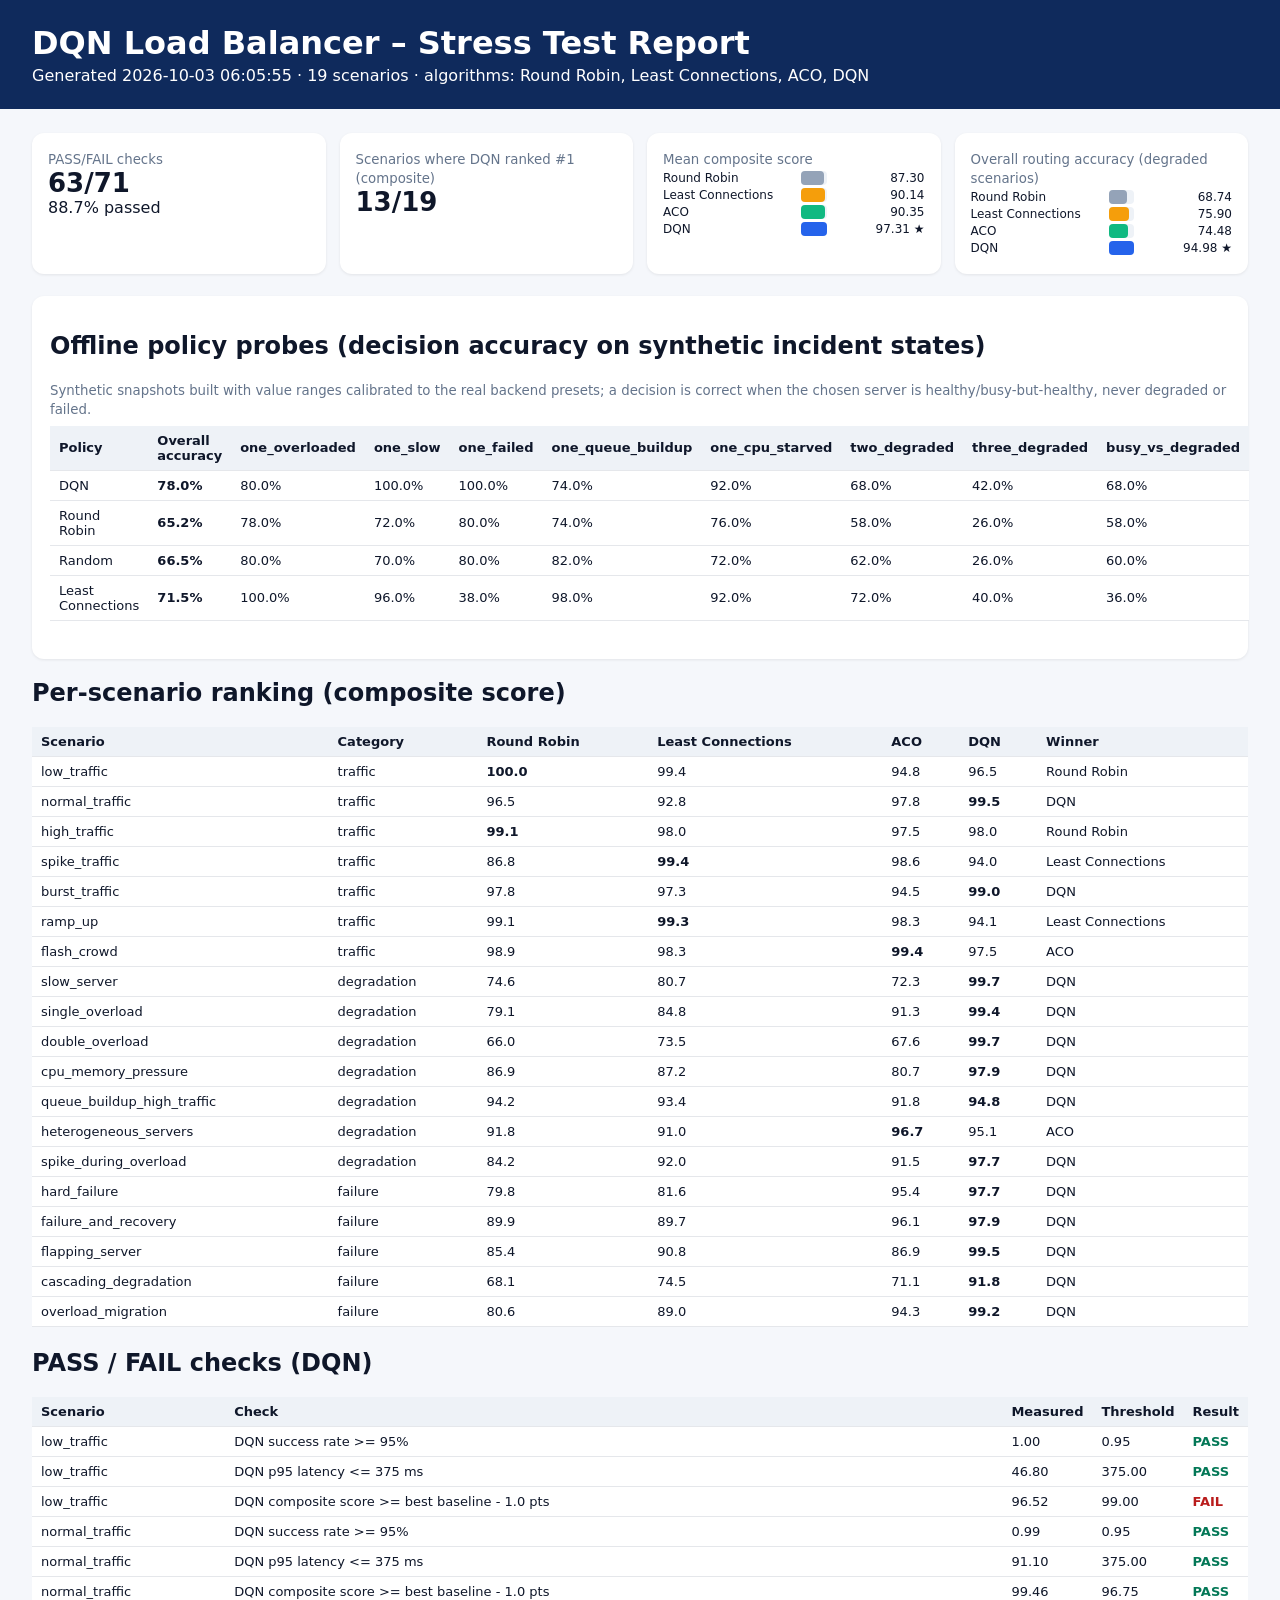
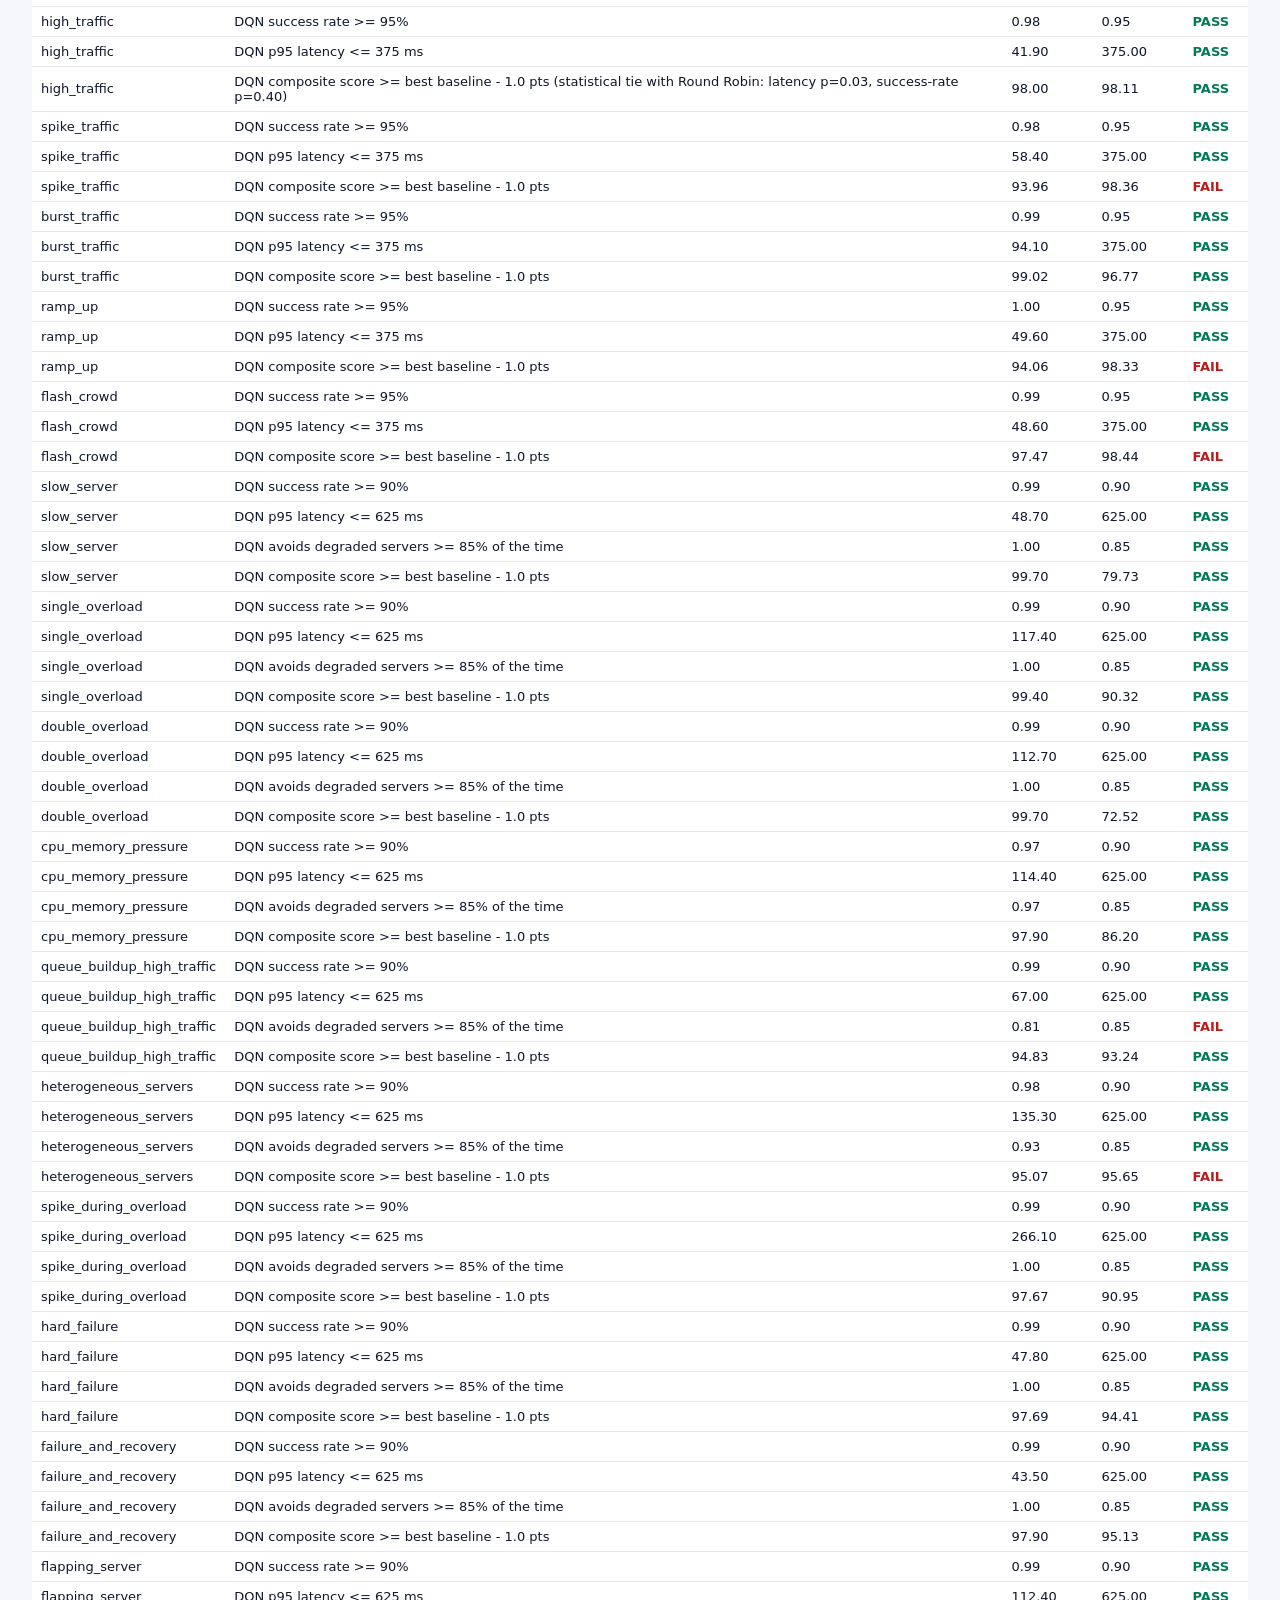
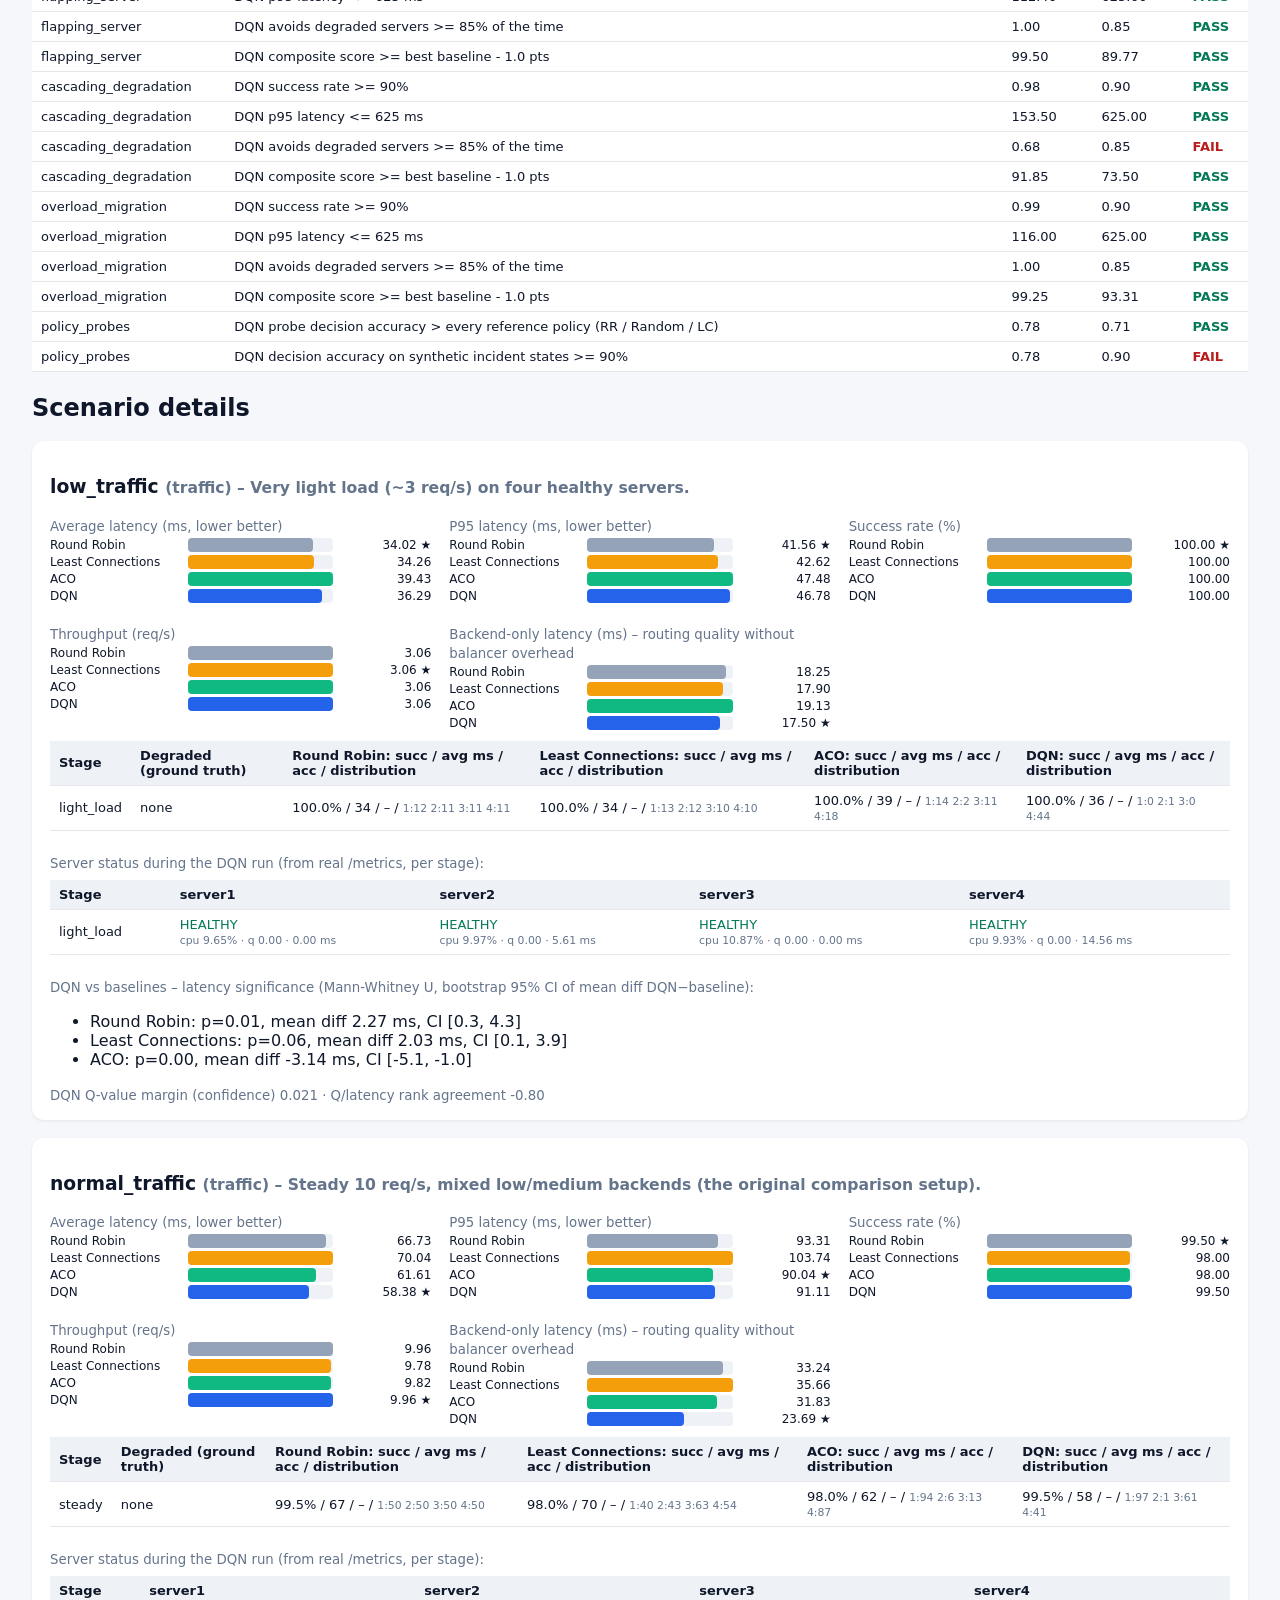
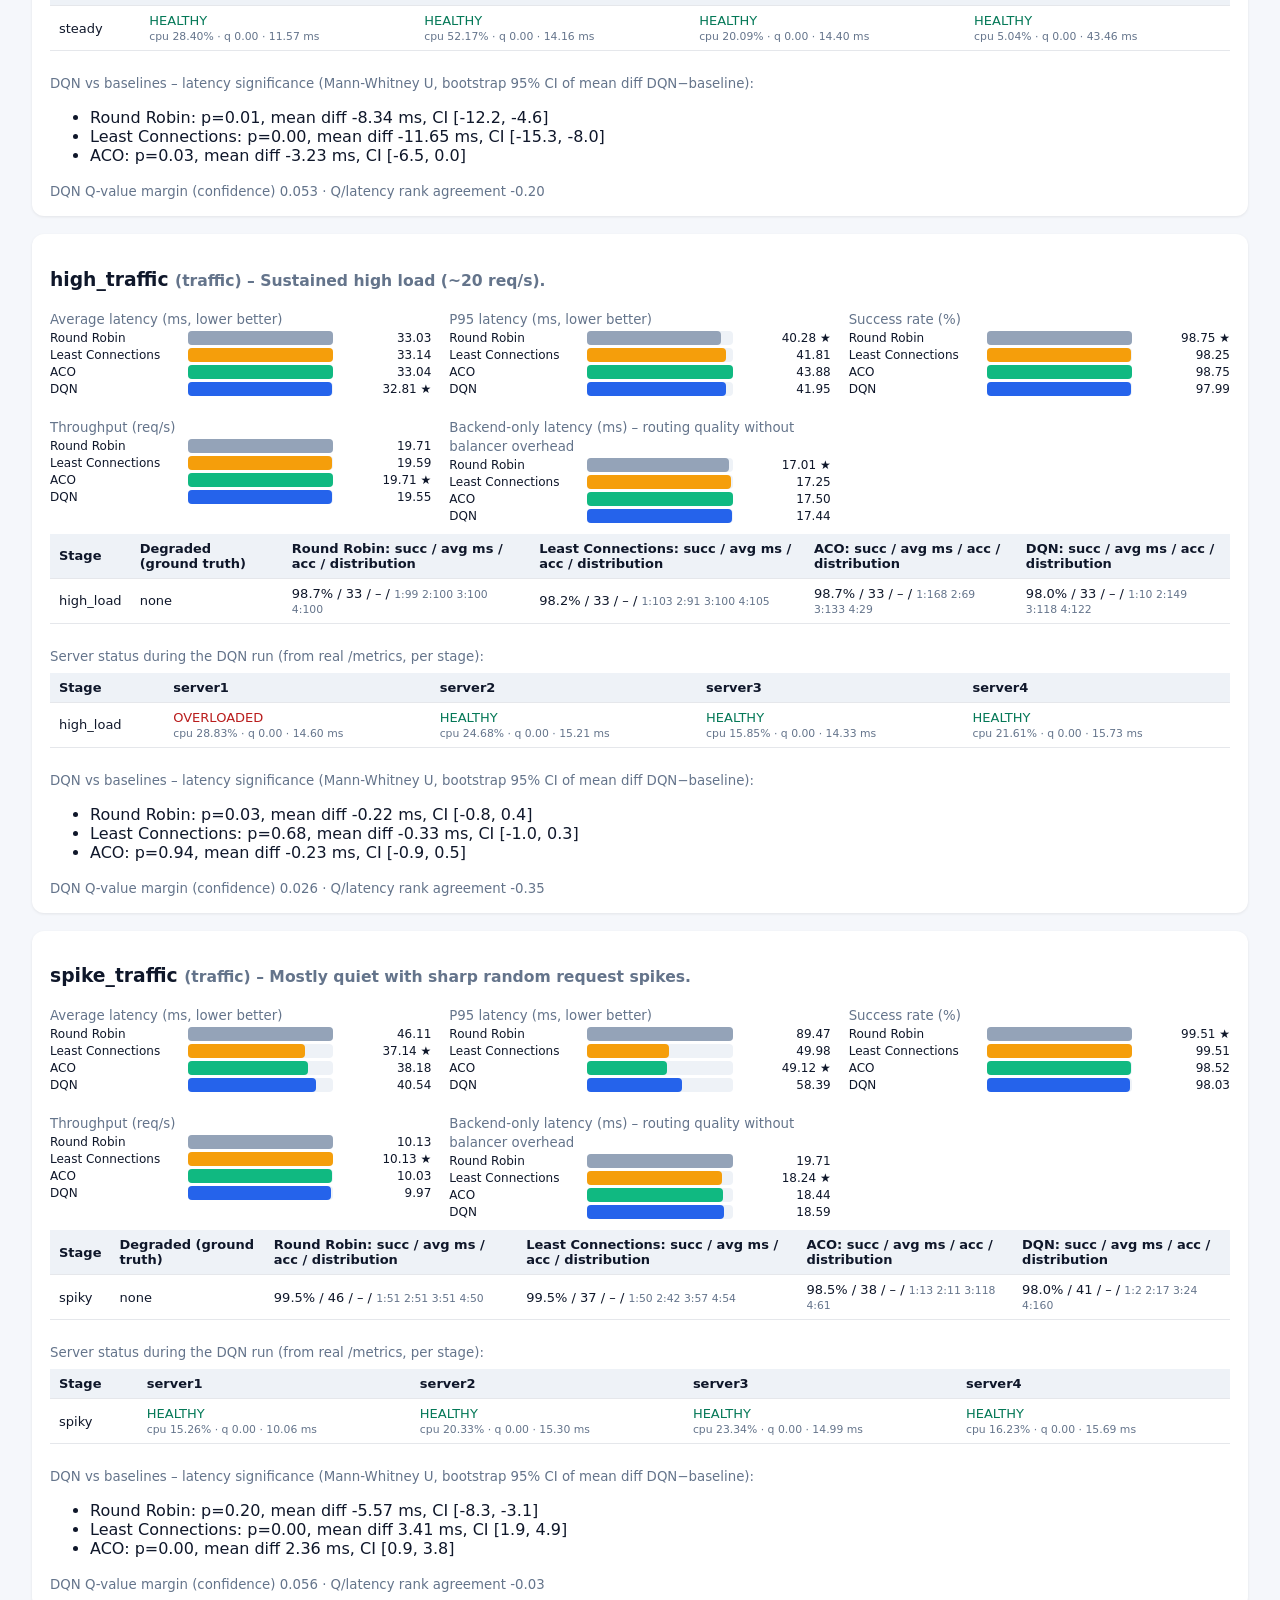
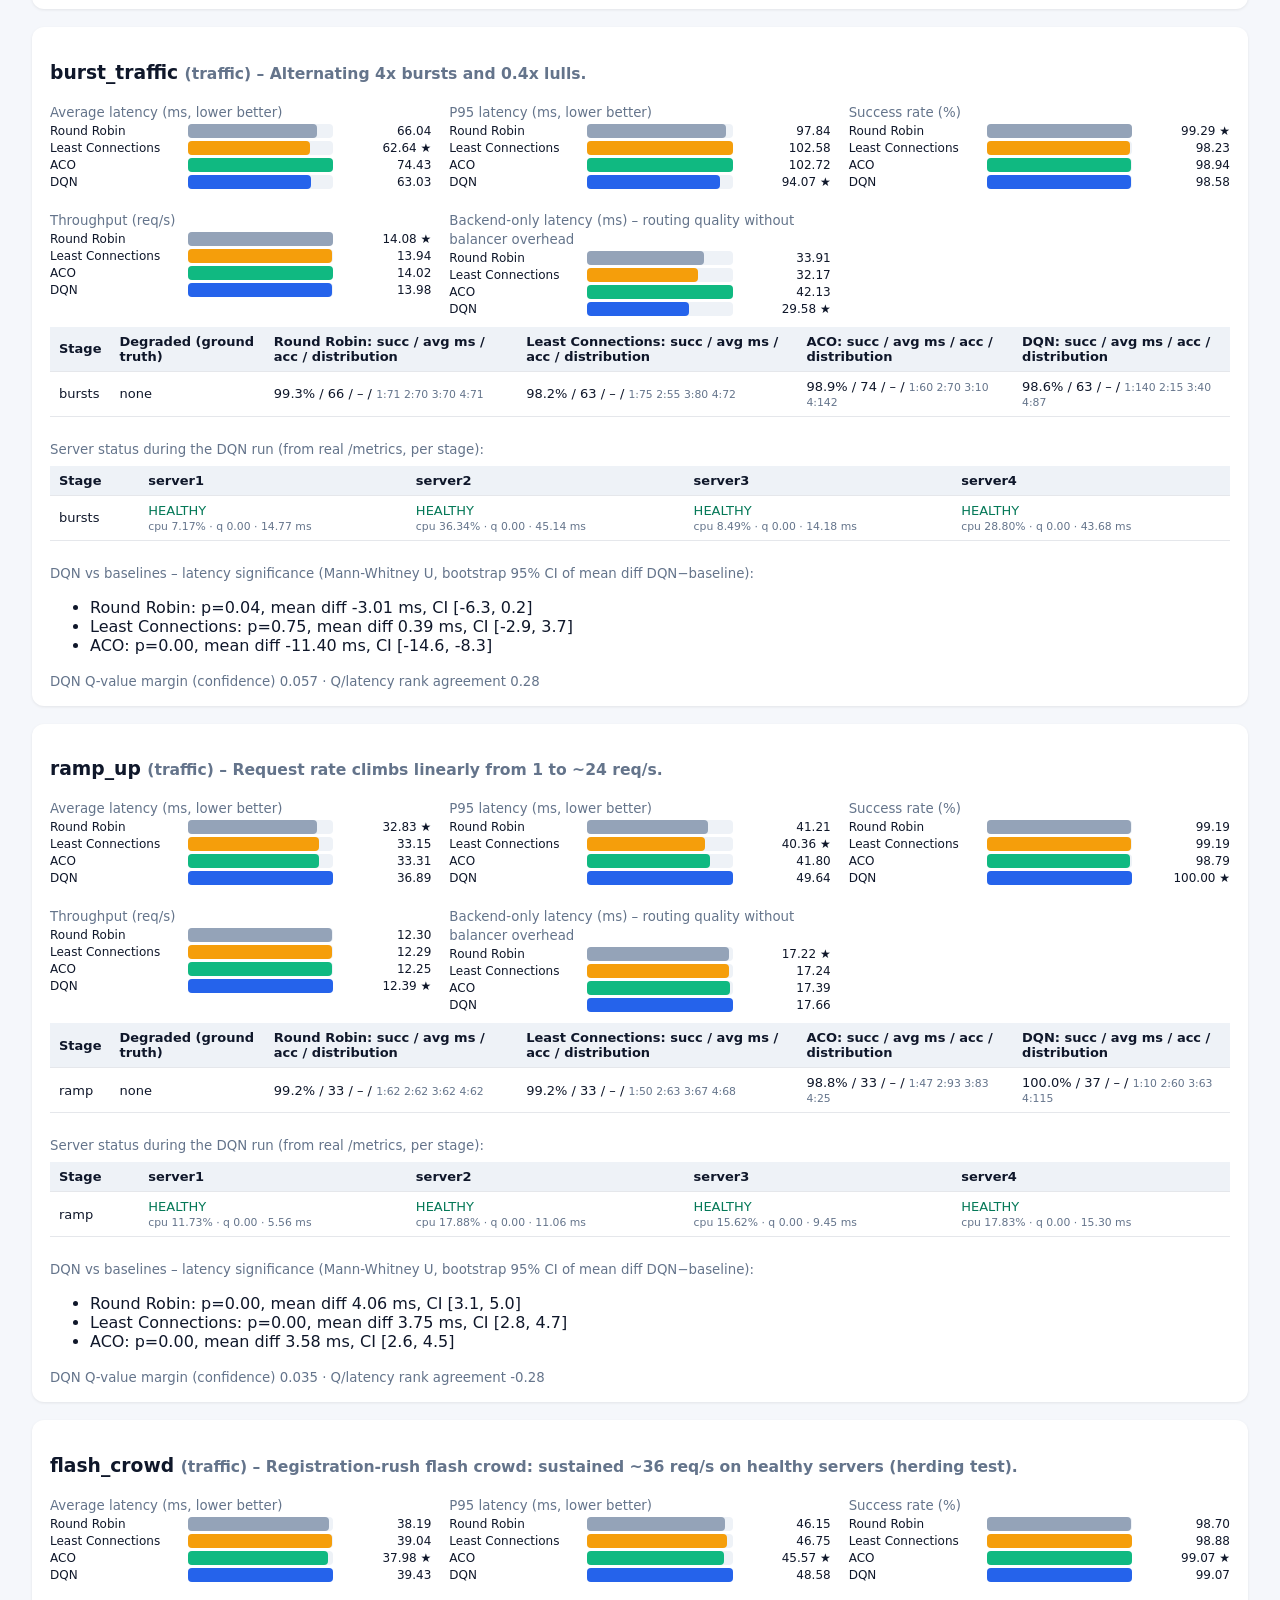
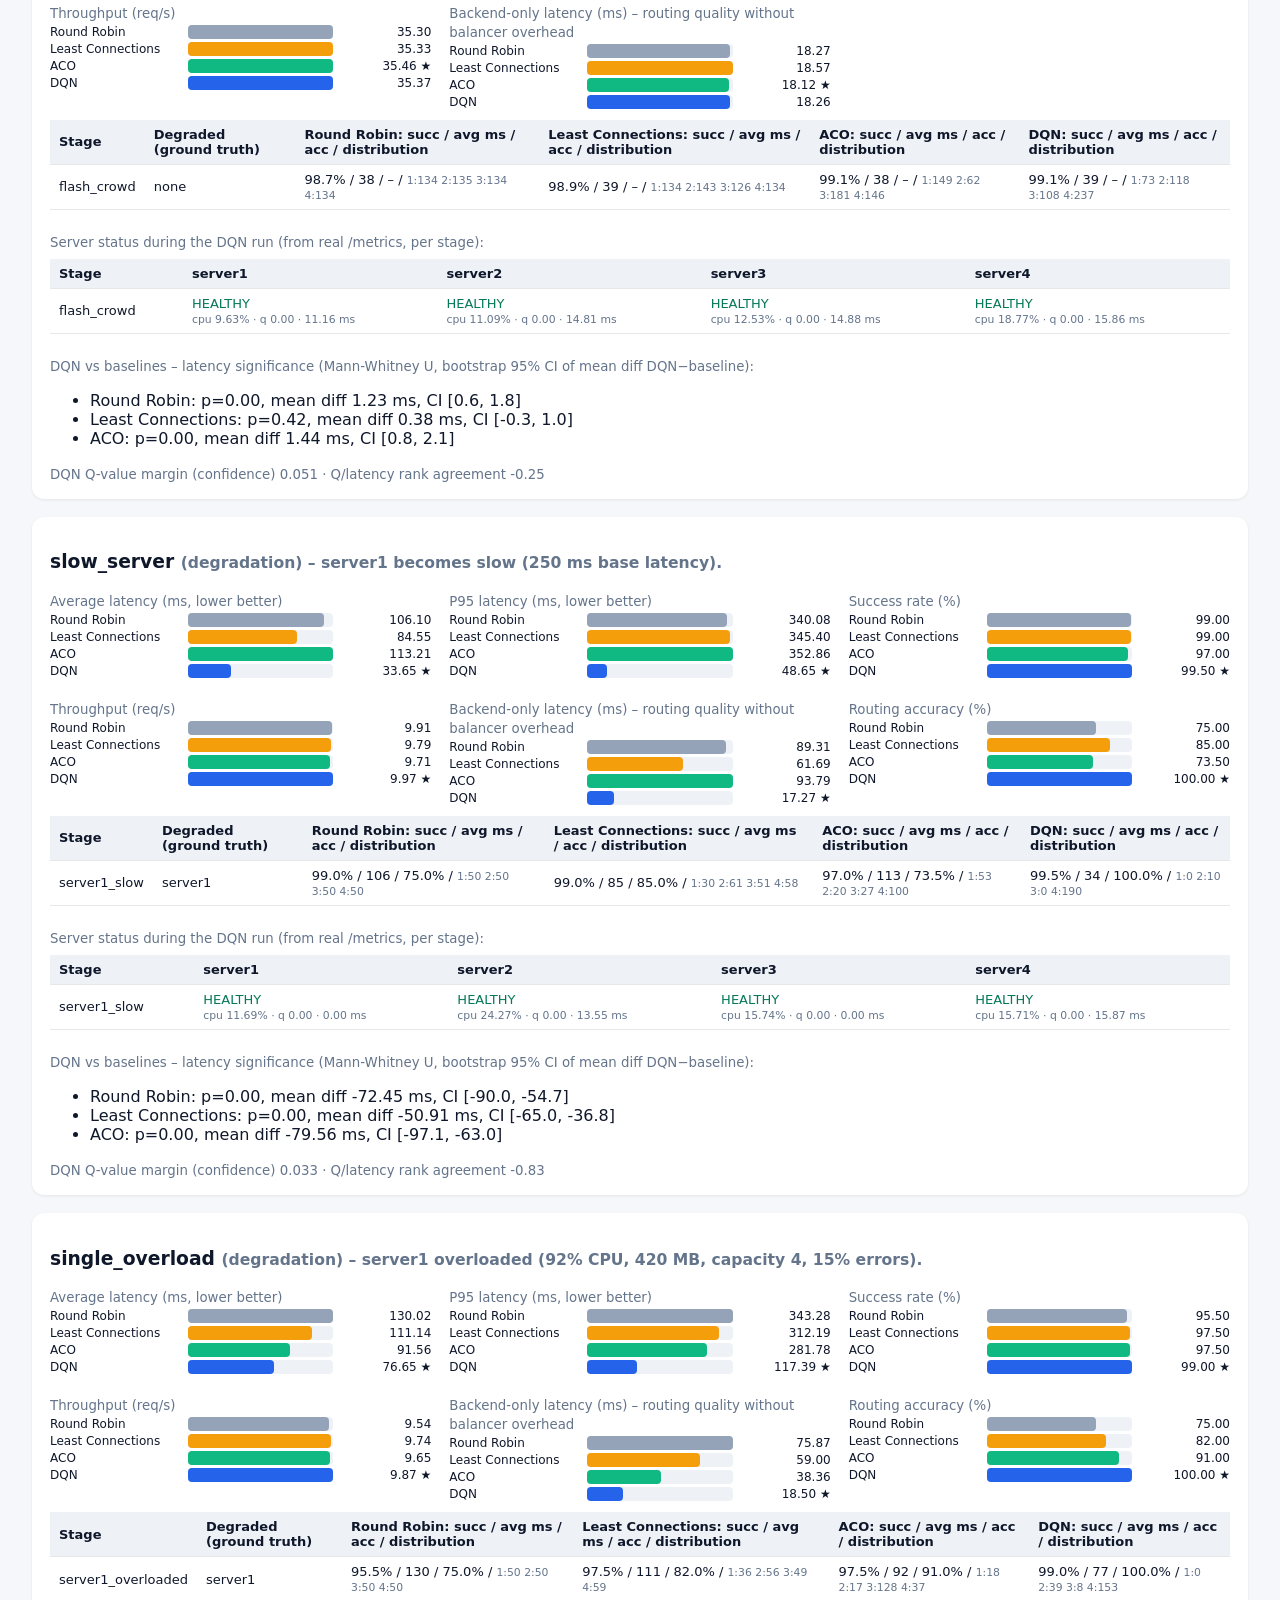
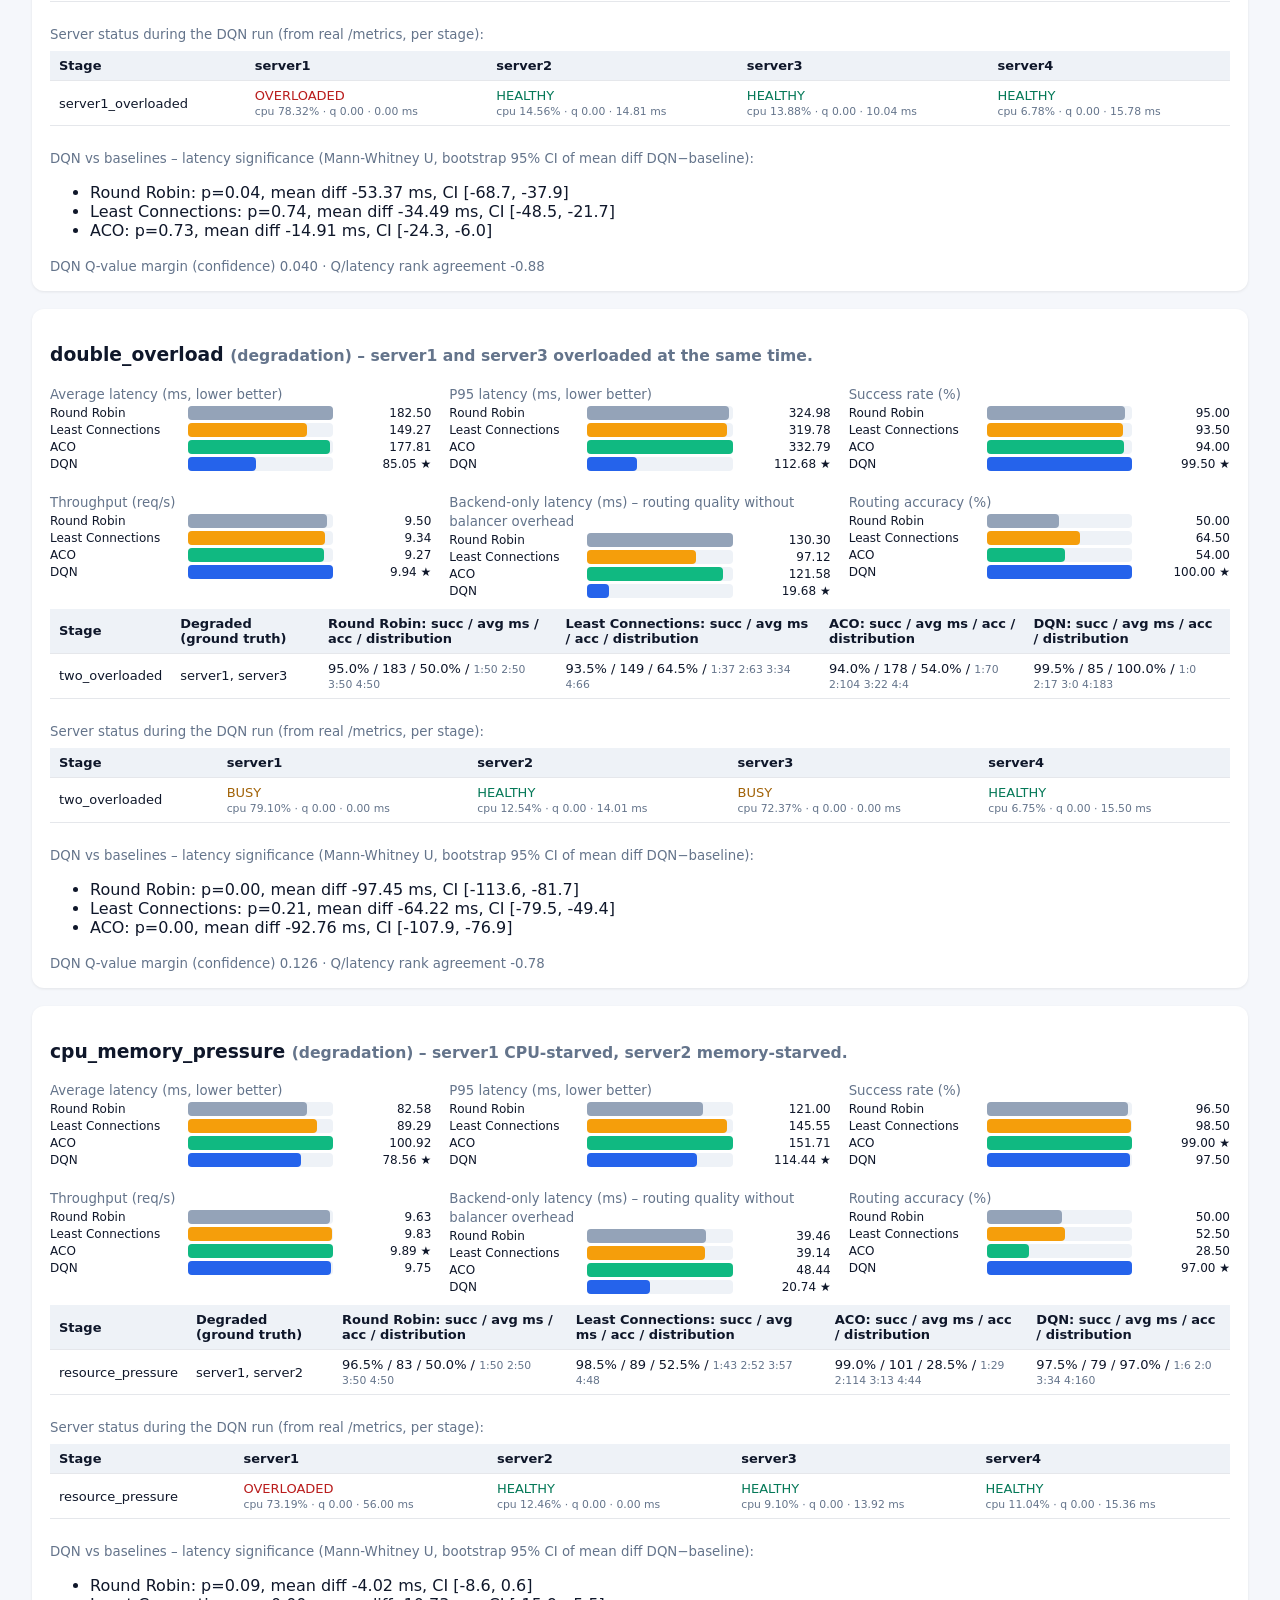
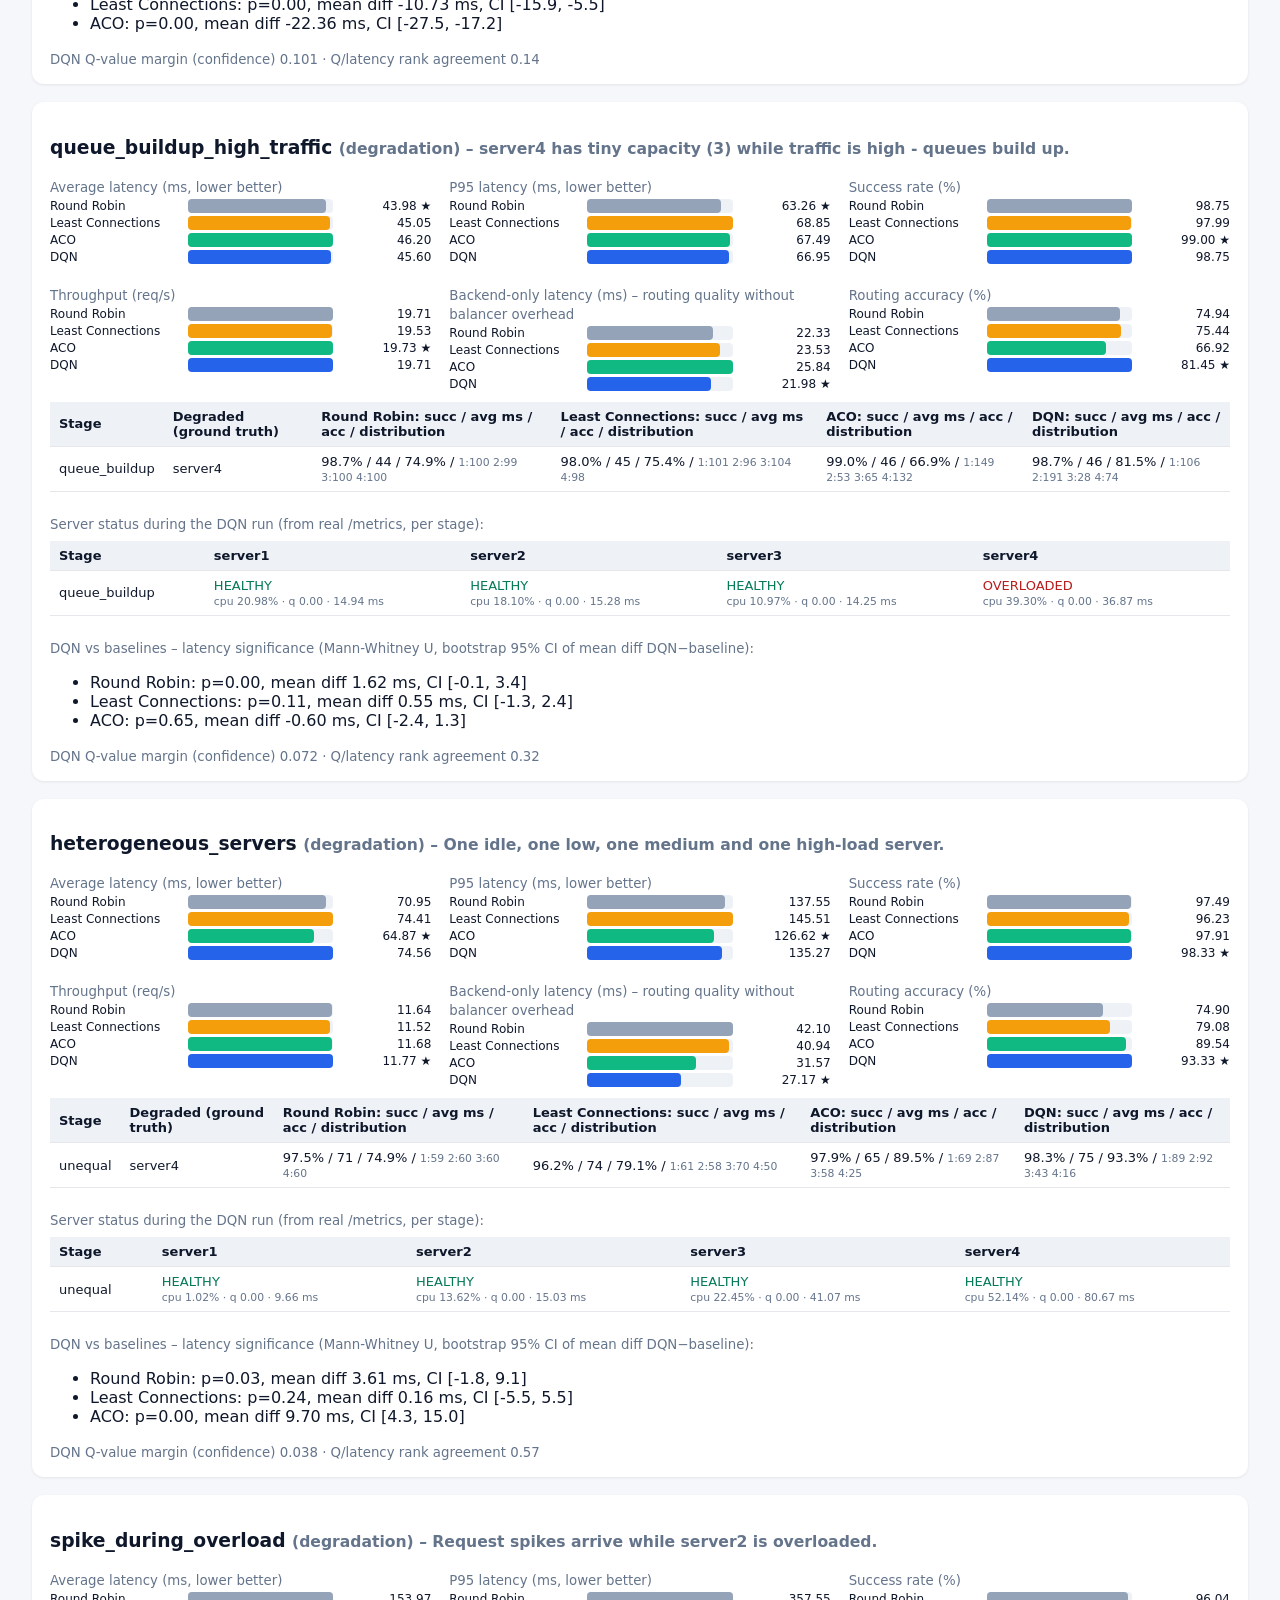
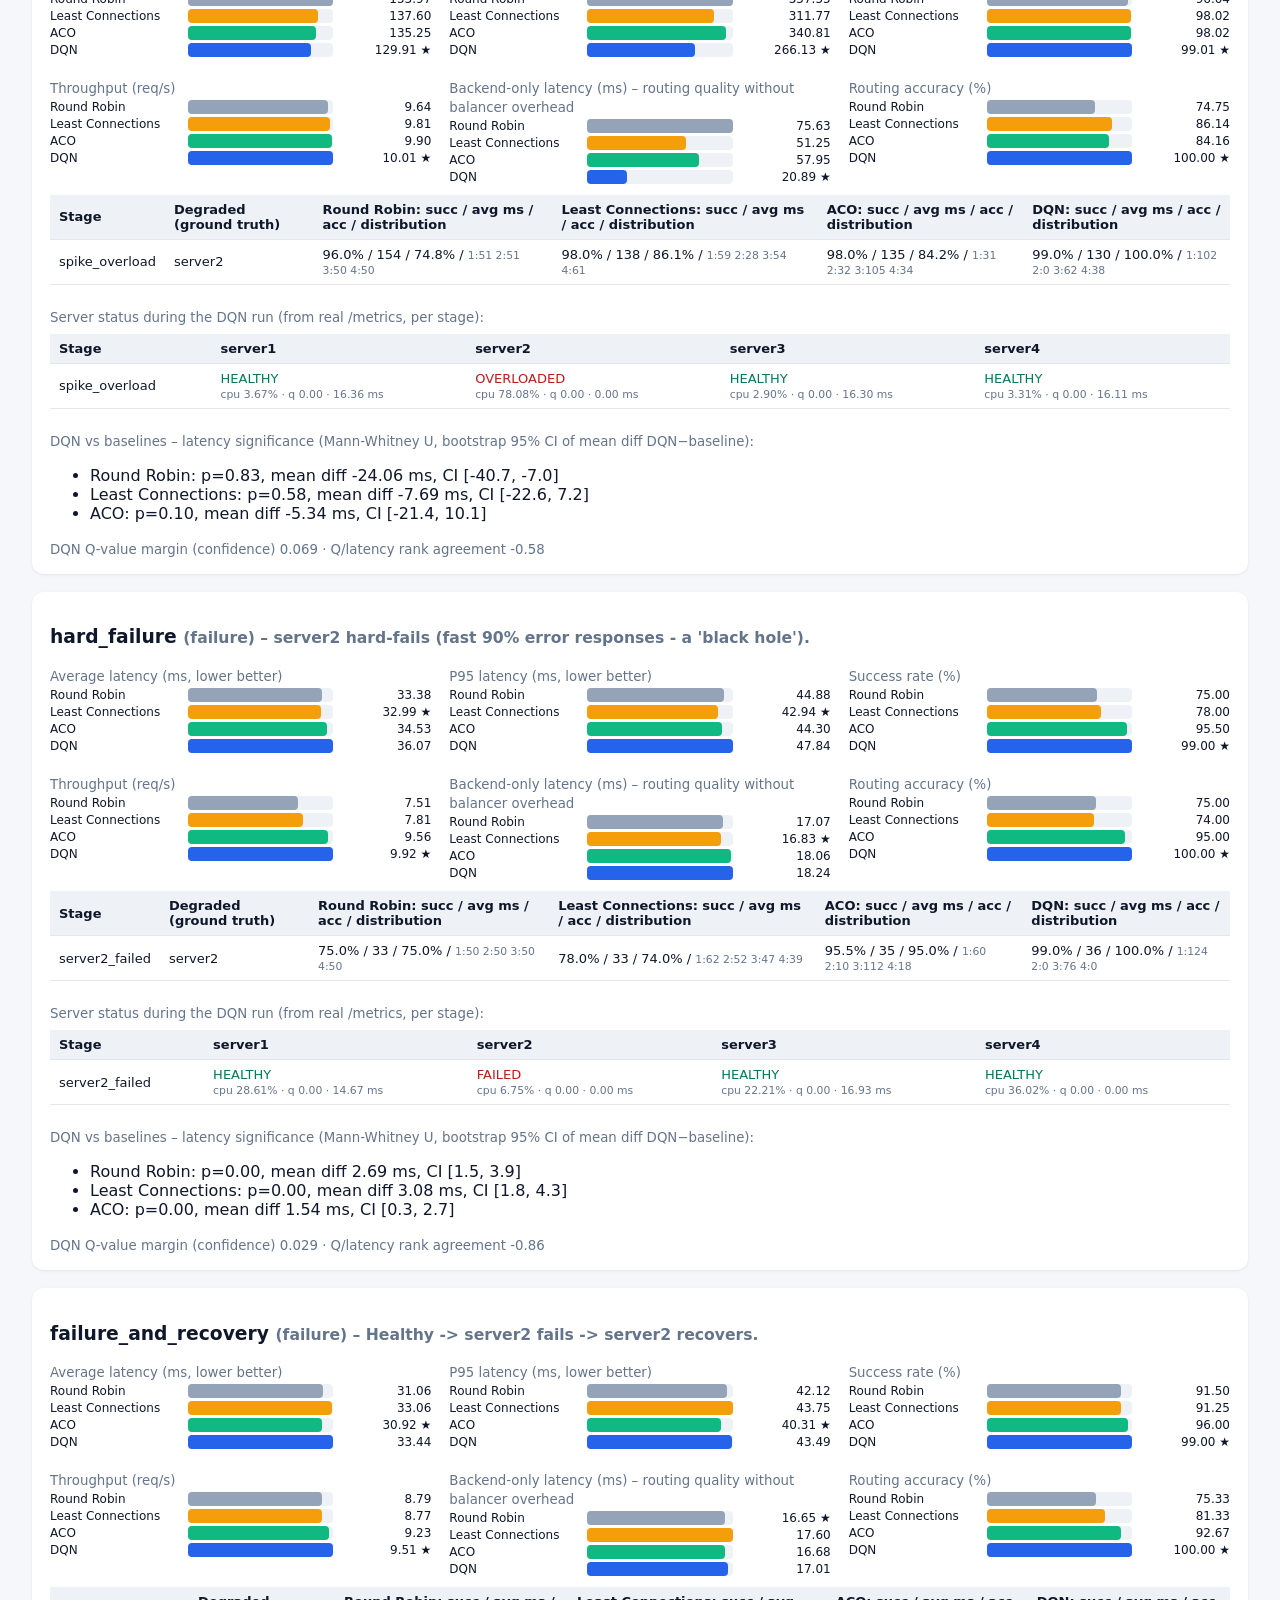
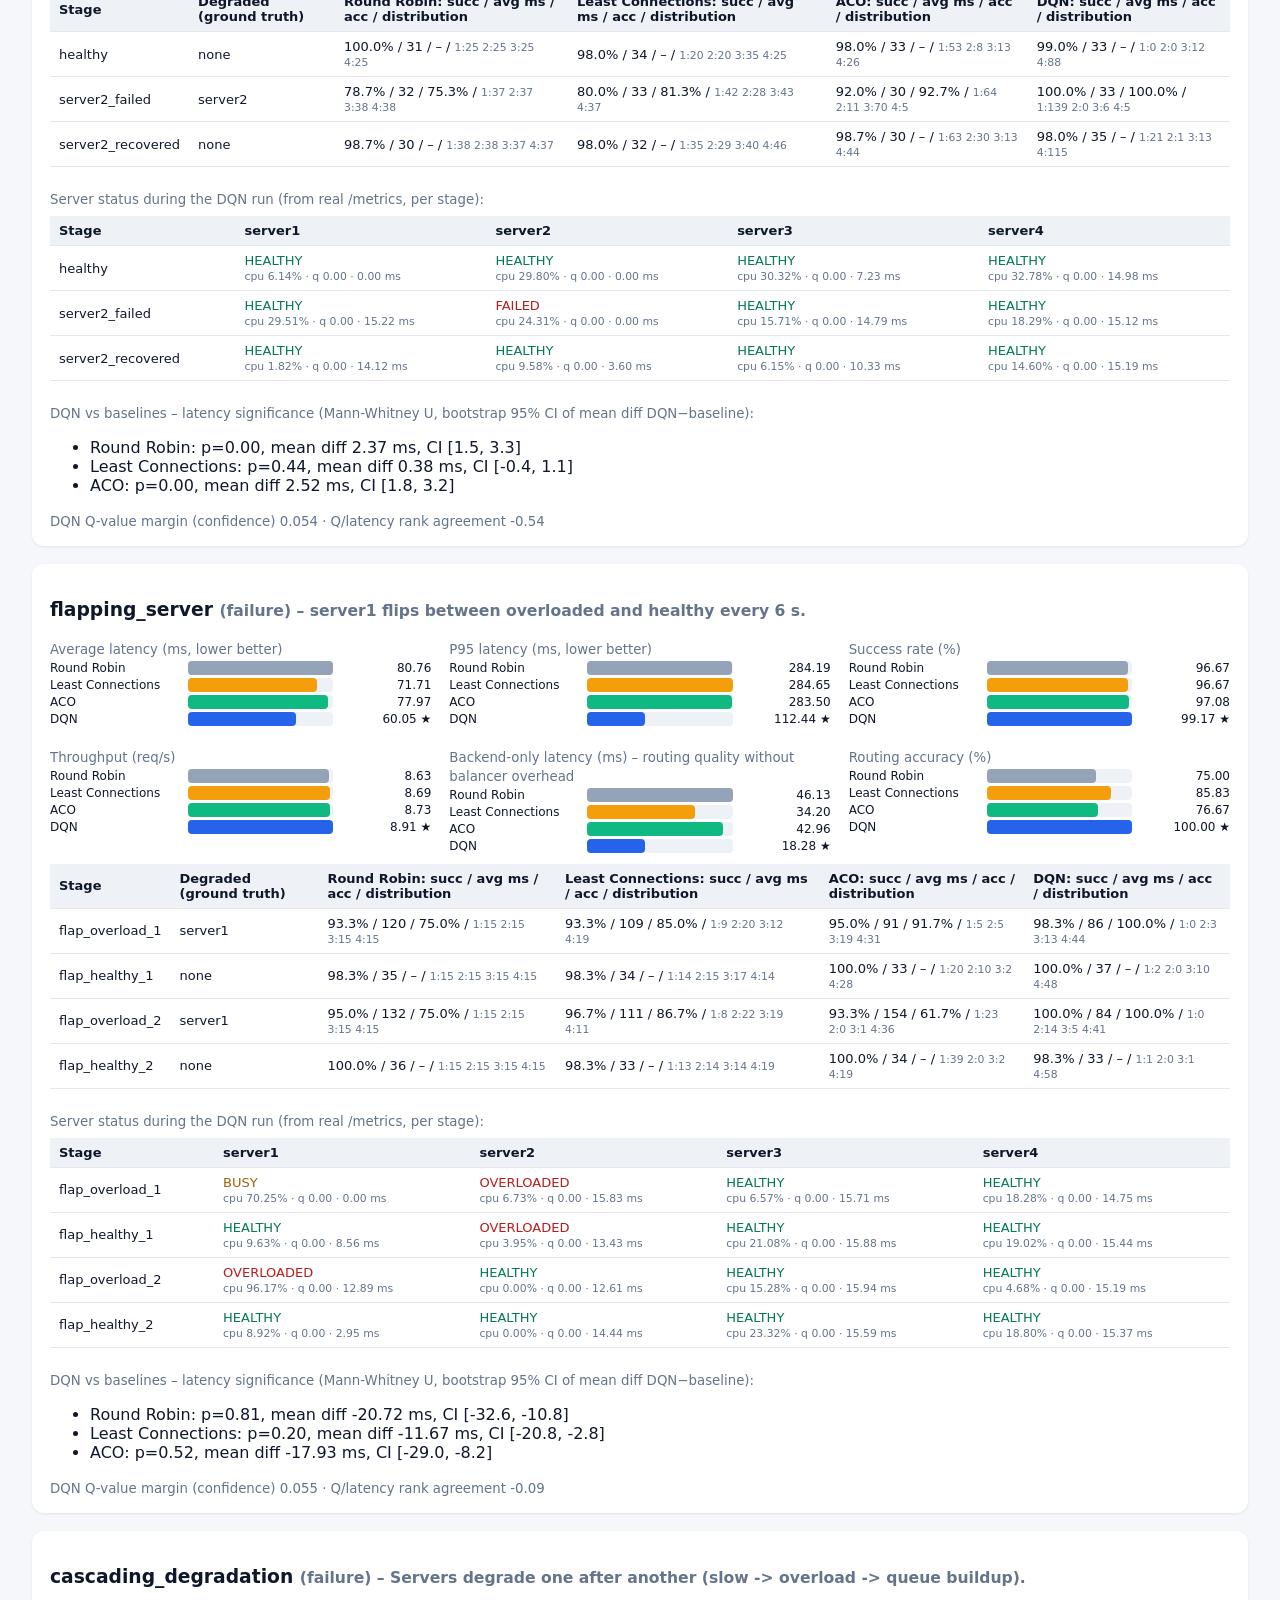
<file: results/stress_suite_strict_argmax/report.html>
<!doctype html><html><head><meta charset="utf-8"><title>DQN Stress Test Report</title>
<meta name="viewport" content="width=device-width,initial-scale=1">
<style>
body{font-family:system-ui,Segoe UI,Arial,sans-serif;margin:0;background:#f5f7fb;color:#0f172a}
header{background:#0f2a5c;color:#fff;padding:24px 32px} h1{margin:0 0 4px} main{padding:24px 32px;max-width:1300px}
.cards{display:grid;grid-template-columns:repeat(auto-fit,minmax(200px,1fr));gap:14px;margin-bottom:22px}
.card{background:#fff;border-radius:12px;padding:16px;box-shadow:0 1px 3px rgba(0,0,0,.08)}
.card b{font-size:26px;display:block} table{border-collapse:collapse;width:100%;background:#fff;font-size:13px;margin:8px 0 22px}
th,td{padding:7px 9px;border-bottom:1px solid #e5e7eb;text-align:left} th{background:#eef2f7}
.pass{color:#047857;font-weight:600} .fail{color:#b91c1c;font-weight:600}
.bar{display:flex;align-items:center;gap:8px;margin:3px 0;font-size:12px} .bl{width:130px} .bt{flex:1;background:#eef2f7;border-radius:4px;height:14px}
.bf{display:block;height:14px;border-radius:4px} .bv{width:90px;text-align:right}
.scen{background:#fff;border-radius:12px;padding:16px 18px;margin-bottom:18px;box-shadow:0 1px 3px rgba(0,0,0,.08)}
.grid2{display:grid;grid-template-columns:repeat(auto-fit,minmax(320px,1fr));gap:18px} small{color:#64748b}
.st-HEALTHY{color:#047857} .st-BUSY{color:#a16207} .st-SLOW{color:#c2410c} .st-OVERLOADED,.st-FAILED,.st-UNREACHABLE{color:#b91c1c}
</style></head><body><header><h1>DQN Load Balancer – Stress Test Report</h1>
<div>Generated 2026-10-03 06:05:55 · 19 scenarios · algorithms: Round Robin, Least Connections, ACO, DQN</div></header><main>
<div class="cards">
<div class="card"><small>PASS/FAIL checks</small><b>63/71</b>88.7% passed</div>
<div class="card"><small>Scenarios where DQN ranked #1 (composite)</small><b>13/19</b></div>
<div class="card"><small>Mean composite score</small><div class="bar"><span class="bl">Round Robin</span><span class="bt"><span class="bf" style="width:89.7%;background:#94a3b8"></span></span><span class="bv">87.30</span></div><div class="bar"><span class="bl">Least Connections</span><span class="bt"><span class="bf" style="width:92.6%;background:#f59e0b"></span></span><span class="bv">90.14</span></div><div class="bar"><span class="bl">ACO</span><span class="bt"><span class="bf" style="width:92.8%;background:#10b981"></span></span><span class="bv">90.35</span></div><div class="bar"><span class="bl">DQN</span><span class="bt"><span class="bf" style="width:100.0%;background:#2563eb"></span></span><span class="bv">97.31 ★</span></div></div>
<div class="card"><small>Overall routing accuracy (degraded scenarios)</small><div class="bar"><span class="bl">Round Robin</span><span class="bt"><span class="bf" style="width:72.4%;background:#94a3b8"></span></span><span class="bv">68.74</span></div><div class="bar"><span class="bl">Least Connections</span><span class="bt"><span class="bf" style="width:79.9%;background:#f59e0b"></span></span><span class="bv">75.90</span></div><div class="bar"><span class="bl">ACO</span><span class="bt"><span class="bf" style="width:78.4%;background:#10b981"></span></span><span class="bv">74.48</span></div><div class="bar"><span class="bl">DQN</span><span class="bt"><span class="bf" style="width:100.0%;background:#2563eb"></span></span><span class="bv">94.98 ★</span></div></div>
</div><div class='scen'><h2>Offline policy probes (decision accuracy on synthetic incident states)</h2><small>Synthetic snapshots built with value ranges calibrated to the real backend presets; a decision is correct when the chosen server is healthy/busy-but-healthy, never degraded or failed.</small><table><tr><th>Policy</th><th>Overall accuracy</th><th>one_overloaded</th><th>one_slow</th><th>one_failed</th><th>one_queue_buildup</th><th>one_cpu_starved</th><th>two_degraded</th><th>three_degraded</th><th>busy_vs_degraded</th></tr><tr><td>DQN</td><td><b>78.0%</b></td><td>80.0%</td><td>100.0%</td><td>100.0%</td><td>74.0%</td><td>92.0%</td><td>68.0%</td><td>42.0%</td><td>68.0%</td></tr><tr><td>Round Robin</td><td><b>65.2%</b></td><td>78.0%</td><td>72.0%</td><td>80.0%</td><td>74.0%</td><td>76.0%</td><td>58.0%</td><td>26.0%</td><td>58.0%</td></tr><tr><td>Random</td><td><b>66.5%</b></td><td>80.0%</td><td>70.0%</td><td>80.0%</td><td>82.0%</td><td>72.0%</td><td>62.0%</td><td>26.0%</td><td>60.0%</td></tr><tr><td>Least Connections</td><td><b>71.5%</b></td><td>100.0%</td><td>96.0%</td><td>38.0%</td><td>98.0%</td><td>92.0%</td><td>72.0%</td><td>40.0%</td><td>36.0%</td></tr></table></div><h2>Per-scenario ranking (composite score)</h2><table><tr><th>Scenario</th><th>Category</th><th>Round Robin</th><th>Least Connections</th><th>ACO</th><th>DQN</th><th>Winner</th></tr><tr><td>low_traffic</td><td>traffic</td><td><b>100.0</b></td><td>99.4</td><td>94.8</td><td>96.5</td><td>Round Robin</td></tr><tr><td>normal_traffic</td><td>traffic</td><td>96.5</td><td>92.8</td><td>97.8</td><td><b>99.5</b></td><td>DQN</td></tr><tr><td>high_traffic</td><td>traffic</td><td><b>99.1</b></td><td>98.0</td><td>97.5</td><td>98.0</td><td>Round Robin</td></tr><tr><td>spike_traffic</td><td>traffic</td><td>86.8</td><td><b>99.4</b></td><td>98.6</td><td>94.0</td><td>Least Connections</td></tr><tr><td>burst_traffic</td><td>traffic</td><td>97.8</td><td>97.3</td><td>94.5</td><td><b>99.0</b></td><td>DQN</td></tr><tr><td>ramp_up</td><td>traffic</td><td>99.1</td><td><b>99.3</b></td><td>98.3</td><td>94.1</td><td>Least Connections</td></tr><tr><td>flash_crowd</td><td>traffic</td><td>98.9</td><td>98.3</td><td><b>99.4</b></td><td>97.5</td><td>ACO</td></tr><tr><td>slow_server</td><td>degradation</td><td>74.6</td><td>80.7</td><td>72.3</td><td><b>99.7</b></td><td>DQN</td></tr><tr><td>single_overload</td><td>degradation</td><td>79.1</td><td>84.8</td><td>91.3</td><td><b>99.4</b></td><td>DQN</td></tr><tr><td>double_overload</td><td>degradation</td><td>66.0</td><td>73.5</td><td>67.6</td><td><b>99.7</b></td><td>DQN</td></tr><tr><td>cpu_memory_pressure</td><td>degradation</td><td>86.9</td><td>87.2</td><td>80.7</td><td><b>97.9</b></td><td>DQN</td></tr><tr><td>queue_buildup_high_traffic</td><td>degradation</td><td>94.2</td><td>93.4</td><td>91.8</td><td><b>94.8</b></td><td>DQN</td></tr><tr><td>heterogeneous_servers</td><td>degradation</td><td>91.8</td><td>91.0</td><td><b>96.7</b></td><td>95.1</td><td>ACO</td></tr><tr><td>spike_during_overload</td><td>degradation</td><td>84.2</td><td>92.0</td><td>91.5</td><td><b>97.7</b></td><td>DQN</td></tr><tr><td>hard_failure</td><td>failure</td><td>79.8</td><td>81.6</td><td>95.4</td><td><b>97.7</b></td><td>DQN</td></tr><tr><td>failure_and_recovery</td><td>failure</td><td>89.9</td><td>89.7</td><td>96.1</td><td><b>97.9</b></td><td>DQN</td></tr><tr><td>flapping_server</td><td>failure</td><td>85.4</td><td>90.8</td><td>86.9</td><td><b>99.5</b></td><td>DQN</td></tr><tr><td>cascading_degradation</td><td>failure</td><td>68.1</td><td>74.5</td><td>71.1</td><td><b>91.8</b></td><td>DQN</td></tr><tr><td>overload_migration</td><td>failure</td><td>80.6</td><td>89.0</td><td>94.3</td><td><b>99.2</b></td><td>DQN</td></tr></table><h2>PASS / FAIL checks (DQN)</h2><table><tr><th>Scenario</th><th>Check</th><th>Measured</th><th>Threshold</th><th>Result</th></tr><tr><td>low_traffic</td><td>DQN success rate >= 95%</td><td>1.00</td><td>0.95</td><td class='pass'>PASS</td></tr><tr><td>low_traffic</td><td>DQN p95 latency &lt;= 375 ms</td><td>46.80</td><td>375.00</td><td class='pass'>PASS</td></tr><tr><td>low_traffic</td><td>DQN composite score >= best baseline - 1.0 pts</td><td>96.52</td><td>99.00</td><td class='fail'>FAIL</td></tr><tr><td>normal_traffic</td><td>DQN success rate >= 95%</td><td>0.99</td><td>0.95</td><td class='pass'>PASS</td></tr><tr><td>normal_traffic</td><td>DQN p95 latency &lt;= 375 ms</td><td>91.10</td><td>375.00</td><td class='pass'>PASS</td></tr><tr><td>normal_traffic</td><td>DQN composite score >= best baseline - 1.0 pts</td><td>99.46</td><td>96.75</td><td class='pass'>PASS</td></tr><tr><td>high_traffic</td><td>DQN success rate >= 95%</td><td>0.98</td><td>0.95</td><td class='pass'>PASS</td></tr><tr><td>high_traffic</td><td>DQN p95 latency &lt;= 375 ms</td><td>41.90</td><td>375.00</td><td class='pass'>PASS</td></tr><tr><td>high_traffic</td><td>DQN composite score >= best baseline - 1.0 pts (statistical tie with Round Robin: latency p=0.03, success-rate p=0.40)</td><td>98.00</td><td>98.11</td><td class='pass'>PASS</td></tr><tr><td>spike_traffic</td><td>DQN success rate >= 95%</td><td>0.98</td><td>0.95</td><td class='pass'>PASS</td></tr><tr><td>spike_traffic</td><td>DQN p95 latency &lt;= 375 ms</td><td>58.40</td><td>375.00</td><td class='pass'>PASS</td></tr><tr><td>spike_traffic</td><td>DQN composite score >= best baseline - 1.0 pts</td><td>93.96</td><td>98.36</td><td class='fail'>FAIL</td></tr><tr><td>burst_traffic</td><td>DQN success rate >= 95%</td><td>0.99</td><td>0.95</td><td class='pass'>PASS</td></tr><tr><td>burst_traffic</td><td>DQN p95 latency &lt;= 375 ms</td><td>94.10</td><td>375.00</td><td class='pass'>PASS</td></tr><tr><td>burst_traffic</td><td>DQN composite score >= best baseline - 1.0 pts</td><td>99.02</td><td>96.77</td><td class='pass'>PASS</td></tr><tr><td>ramp_up</td><td>DQN success rate >= 95%</td><td>1.00</td><td>0.95</td><td class='pass'>PASS</td></tr><tr><td>ramp_up</td><td>DQN p95 latency &lt;= 375 ms</td><td>49.60</td><td>375.00</td><td class='pass'>PASS</td></tr><tr><td>ramp_up</td><td>DQN composite score >= best baseline - 1.0 pts</td><td>94.06</td><td>98.33</td><td class='fail'>FAIL</td></tr><tr><td>flash_crowd</td><td>DQN success rate >= 95%</td><td>0.99</td><td>0.95</td><td class='pass'>PASS</td></tr><tr><td>flash_crowd</td><td>DQN p95 latency &lt;= 375 ms</td><td>48.60</td><td>375.00</td><td class='pass'>PASS</td></tr><tr><td>flash_crowd</td><td>DQN composite score >= best baseline - 1.0 pts</td><td>97.47</td><td>98.44</td><td class='fail'>FAIL</td></tr><tr><td>slow_server</td><td>DQN success rate >= 90%</td><td>0.99</td><td>0.90</td><td class='pass'>PASS</td></tr><tr><td>slow_server</td><td>DQN p95 latency &lt;= 625 ms</td><td>48.70</td><td>625.00</td><td class='pass'>PASS</td></tr><tr><td>slow_server</td><td>DQN avoids degraded servers >= 85% of the time</td><td>1.00</td><td>0.85</td><td class='pass'>PASS</td></tr><tr><td>slow_server</td><td>DQN composite score >= best baseline - 1.0 pts</td><td>99.70</td><td>79.73</td><td class='pass'>PASS</td></tr><tr><td>single_overload</td><td>DQN success rate >= 90%</td><td>0.99</td><td>0.90</td><td class='pass'>PASS</td></tr><tr><td>single_overload</td><td>DQN p95 latency &lt;= 625 ms</td><td>117.40</td><td>625.00</td><td class='pass'>PASS</td></tr><tr><td>single_overload</td><td>DQN avoids degraded servers >= 85% of the time</td><td>1.00</td><td>0.85</td><td class='pass'>PASS</td></tr><tr><td>single_overload</td><td>DQN composite score >= best baseline - 1.0 pts</td><td>99.40</td><td>90.32</td><td class='pass'>PASS</td></tr><tr><td>double_overload</td><td>DQN success rate >= 90%</td><td>0.99</td><td>0.90</td><td class='pass'>PASS</td></tr><tr><td>double_overload</td><td>DQN p95 latency &lt;= 625 ms</td><td>112.70</td><td>625.00</td><td class='pass'>PASS</td></tr><tr><td>double_overload</td><td>DQN avoids degraded servers >= 85% of the time</td><td>1.00</td><td>0.85</td><td class='pass'>PASS</td></tr><tr><td>double_overload</td><td>DQN composite score >= best baseline - 1.0 pts</td><td>99.70</td><td>72.52</td><td class='pass'>PASS</td></tr><tr><td>cpu_memory_pressure</td><td>DQN success rate >= 90%</td><td>0.97</td><td>0.90</td><td class='pass'>PASS</td></tr><tr><td>cpu_memory_pressure</td><td>DQN p95 latency &lt;= 625 ms</td><td>114.40</td><td>625.00</td><td class='pass'>PASS</td></tr><tr><td>cpu_memory_pressure</td><td>DQN avoids degraded servers >= 85% of the time</td><td>0.97</td><td>0.85</td><td class='pass'>PASS</td></tr><tr><td>cpu_memory_pressure</td><td>DQN composite score >= best baseline - 1.0 pts</td><td>97.90</td><td>86.20</td><td class='pass'>PASS</td></tr><tr><td>queue_buildup_high_traffic</td><td>DQN success rate >= 90%</td><td>0.99</td><td>0.90</td><td class='pass'>PASS</td></tr><tr><td>queue_buildup_high_traffic</td><td>DQN p95 latency &lt;= 625 ms</td><td>67.00</td><td>625.00</td><td class='pass'>PASS</td></tr><tr><td>queue_buildup_high_traffic</td><td>DQN avoids degraded servers >= 85% of the time</td><td>0.81</td><td>0.85</td><td class='fail'>FAIL</td></tr><tr><td>queue_buildup_high_traffic</td><td>DQN composite score >= best baseline - 1.0 pts</td><td>94.83</td><td>93.24</td><td class='pass'>PASS</td></tr><tr><td>heterogeneous_servers</td><td>DQN success rate >= 90%</td><td>0.98</td><td>0.90</td><td class='pass'>PASS</td></tr><tr><td>heterogeneous_servers</td><td>DQN p95 latency &lt;= 625 ms</td><td>135.30</td><td>625.00</td><td class='pass'>PASS</td></tr><tr><td>heterogeneous_servers</td><td>DQN avoids degraded servers >= 85% of the time</td><td>0.93</td><td>0.85</td><td class='pass'>PASS</td></tr><tr><td>heterogeneous_servers</td><td>DQN composite score >= best baseline - 1.0 pts</td><td>95.07</td><td>95.65</td><td class='fail'>FAIL</td></tr><tr><td>spike_during_overload</td><td>DQN success rate >= 90%</td><td>0.99</td><td>0.90</td><td class='pass'>PASS</td></tr><tr><td>spike_during_overload</td><td>DQN p95 latency &lt;= 625 ms</td><td>266.10</td><td>625.00</td><td class='pass'>PASS</td></tr><tr><td>spike_during_overload</td><td>DQN avoids degraded servers >= 85% of the time</td><td>1.00</td><td>0.85</td><td class='pass'>PASS</td></tr><tr><td>spike_during_overload</td><td>DQN composite score >= best baseline - 1.0 pts</td><td>97.67</td><td>90.95</td><td class='pass'>PASS</td></tr><tr><td>hard_failure</td><td>DQN success rate >= 90%</td><td>0.99</td><td>0.90</td><td class='pass'>PASS</td></tr><tr><td>hard_failure</td><td>DQN p95 latency &lt;= 625 ms</td><td>47.80</td><td>625.00</td><td class='pass'>PASS</td></tr><tr><td>hard_failure</td><td>DQN avoids degraded servers >= 85% of the time</td><td>1.00</td><td>0.85</td><td class='pass'>PASS</td></tr><tr><td>hard_failure</td><td>DQN composite score >= best baseline - 1.0 pts</td><td>97.69</td><td>94.41</td><td class='pass'>PASS</td></tr><tr><td>failure_and_recovery</td><td>DQN success rate >= 90%</td><td>0.99</td><td>0.90</td><td class='pass'>PASS</td></tr><tr><td>failure_and_recovery</td><td>DQN p95 latency &lt;= 625 ms</td><td>43.50</td><td>625.00</td><td class='pass'>PASS</td></tr><tr><td>failure_and_recovery</td><td>DQN avoids degraded servers >= 85% of the time</td><td>1.00</td><td>0.85</td><td class='pass'>PASS</td></tr><tr><td>failure_and_recovery</td><td>DQN composite score >= best baseline - 1.0 pts</td><td>97.90</td><td>95.13</td><td class='pass'>PASS</td></tr><tr><td>flapping_server</td><td>DQN success rate >= 90%</td><td>0.99</td><td>0.90</td><td class='pass'>PASS</td></tr><tr><td>flapping_server</td><td>DQN p95 latency &lt;= 625 ms</td><td>112.40</td><td>625.00</td><td class='pass'>PASS</td></tr><tr><td>flapping_server</td><td>DQN avoids degraded servers >= 85% of the time</td><td>1.00</td><td>0.85</td><td class='pass'>PASS</td></tr><tr><td>flapping_server</td><td>DQN composite score >= best baseline - 1.0 pts</td><td>99.50</td><td>89.77</td><td class='pass'>PASS</td></tr><tr><td>cascading_degradation</td><td>DQN success rate >= 90%</td><td>0.98</td><td>0.90</td><td class='pass'>PASS</td></tr><tr><td>cascading_degradation</td><td>DQN p95 latency &lt;= 625 ms</td><td>153.50</td><td>625.00</td><td class='pass'>PASS</td></tr><tr><td>cascading_degradation</td><td>DQN avoids degraded servers >= 85% of the time</td><td>0.68</td><td>0.85</td><td class='fail'>FAIL</td></tr><tr><td>cascading_degradation</td><td>DQN composite score >= best baseline - 1.0 pts</td><td>91.85</td><td>73.50</td><td class='pass'>PASS</td></tr><tr><td>overload_migration</td><td>DQN success rate >= 90%</td><td>0.99</td><td>0.90</td><td class='pass'>PASS</td></tr><tr><td>overload_migration</td><td>DQN p95 latency &lt;= 625 ms</td><td>116.00</td><td>625.00</td><td class='pass'>PASS</td></tr><tr><td>overload_migration</td><td>DQN avoids degraded servers >= 85% of the time</td><td>1.00</td><td>0.85</td><td class='pass'>PASS</td></tr><tr><td>overload_migration</td><td>DQN composite score >= best baseline - 1.0 pts</td><td>99.25</td><td>93.31</td><td class='pass'>PASS</td></tr><tr><td>policy_probes</td><td>DQN probe decision accuracy > every reference policy (RR / Random / LC)</td><td>0.78</td><td>0.71</td><td class='pass'>PASS</td></tr><tr><td>policy_probes</td><td>DQN decision accuracy on synthetic incident states >= 90%</td><td>0.78</td><td>0.90</td><td class='fail'>FAIL</td></tr></table><h2>Scenario details</h2><div class='scen'><h3>low_traffic <small>(traffic) – Very light load (~3 req/s) on four healthy servers.</small></h3><div class='grid2'><div><small>Average latency (ms, lower better)</small><div class="bar"><span class="bl">Round Robin</span><span class="bt"><span class="bf" style="width:86.3%;background:#94a3b8"></span></span><span class="bv">34.02 ★</span></div><div class="bar"><span class="bl">Least Connections</span><span class="bt"><span class="bf" style="width:86.9%;background:#f59e0b"></span></span><span class="bv">34.26</span></div><div class="bar"><span class="bl">ACO</span><span class="bt"><span class="bf" style="width:100.0%;background:#10b981"></span></span><span class="bv">39.43</span></div><div class="bar"><span class="bl">DQN</span><span class="bt"><span class="bf" style="width:92.0%;background:#2563eb"></span></span><span class="bv">36.29</span></div></div><div><small>P95 latency (ms, lower better)</small><div class="bar"><span class="bl">Round Robin</span><span class="bt"><span class="bf" style="width:87.5%;background:#94a3b8"></span></span><span class="bv">41.56 ★</span></div><div class="bar"><span class="bl">Least Connections</span><span class="bt"><span class="bf" style="width:89.8%;background:#f59e0b"></span></span><span class="bv">42.62</span></div><div class="bar"><span class="bl">ACO</span><span class="bt"><span class="bf" style="width:100.0%;background:#10b981"></span></span><span class="bv">47.48</span></div><div class="bar"><span class="bl">DQN</span><span class="bt"><span class="bf" style="width:98.5%;background:#2563eb"></span></span><span class="bv">46.78</span></div></div><div><small>Success rate (%)</small><div class="bar"><span class="bl">Round Robin</span><span class="bt"><span class="bf" style="width:100.0%;background:#94a3b8"></span></span><span class="bv">100.00 ★</span></div><div class="bar"><span class="bl">Least Connections</span><span class="bt"><span class="bf" style="width:100.0%;background:#f59e0b"></span></span><span class="bv">100.00</span></div><div class="bar"><span class="bl">ACO</span><span class="bt"><span class="bf" style="width:100.0%;background:#10b981"></span></span><span class="bv">100.00</span></div><div class="bar"><span class="bl">DQN</span><span class="bt"><span class="bf" style="width:100.0%;background:#2563eb"></span></span><span class="bv">100.00</span></div></div><div><small>Throughput (req/s)</small><div class="bar"><span class="bl">Round Robin</span><span class="bt"><span class="bf" style="width:100.0%;background:#94a3b8"></span></span><span class="bv">3.06</span></div><div class="bar"><span class="bl">Least Connections</span><span class="bt"><span class="bf" style="width:100.0%;background:#f59e0b"></span></span><span class="bv">3.06 ★</span></div><div class="bar"><span class="bl">ACO</span><span class="bt"><span class="bf" style="width:99.9%;background:#10b981"></span></span><span class="bv">3.06</span></div><div class="bar"><span class="bl">DQN</span><span class="bt"><span class="bf" style="width:100.0%;background:#2563eb"></span></span><span class="bv">3.06</span></div></div><div><small>Backend-only latency (ms) – routing quality without balancer overhead</small><div class="bar"><span class="bl">Round Robin</span><span class="bt"><span class="bf" style="width:95.4%;background:#94a3b8"></span></span><span class="bv">18.25</span></div><div class="bar"><span class="bl">Least Connections</span><span class="bt"><span class="bf" style="width:93.6%;background:#f59e0b"></span></span><span class="bv">17.90</span></div><div class="bar"><span class="bl">ACO</span><span class="bt"><span class="bf" style="width:100.0%;background:#10b981"></span></span><span class="bv">19.13</span></div><div class="bar"><span class="bl">DQN</span><span class="bt"><span class="bf" style="width:91.5%;background:#2563eb"></span></span><span class="bv">17.50 ★</span></div></div></div><table><tr><th>Stage</th><th>Degraded (ground truth)</th><th>Round Robin: succ / avg ms / acc / distribution</th><th>Least Connections: succ / avg ms / acc / distribution</th><th>ACO: succ / avg ms / acc / distribution</th><th>DQN: succ / avg ms / acc / distribution</th></tr><tr><td>light_load</td><td>none</td><td>100.0% / 34 / – / <small>1:12 2:11 3:11 4:11</small></td><td>100.0% / 34 / – / <small>1:13 2:12 3:10 4:10</small></td><td>100.0% / 39 / – / <small>1:14 2:2 3:11 4:18</small></td><td>100.0% / 36 / – / <small>1:0 2:1 3:0 4:44</small></td></tr></table><small>Server status during the DQN run (from real /metrics, per stage):</small><table><tr><th>Stage</th><th>server1</th><th>server2</th><th>server3</th><th>server4</th></tr><tr><td>light_load</td><td><span class='st-HEALTHY'>HEALTHY</span><br><small>cpu 9.65% · q 0.00 · 0.00 ms</small></td><td><span class='st-HEALTHY'>HEALTHY</span><br><small>cpu 9.97% · q 0.00 · 5.61 ms</small></td><td><span class='st-HEALTHY'>HEALTHY</span><br><small>cpu 10.87% · q 0.00 · 0.00 ms</small></td><td><span class='st-HEALTHY'>HEALTHY</span><br><small>cpu 9.93% · q 0.00 · 14.56 ms</small></td></tr></table><small>DQN vs baselines – latency significance (Mann-Whitney U, bootstrap 95% CI of mean diff DQN−baseline):</small><ul><li>Round Robin: p=0.01, mean diff 2.27 ms, CI [0.3, 4.3]</li><li>Least Connections: p=0.06, mean diff 2.03 ms, CI [0.1, 3.9]</li><li>ACO: p=0.00, mean diff -3.14 ms, CI [-5.1, -1.0]</li></ul><small>DQN Q-value margin (confidence) 0.021 · Q/latency rank agreement -0.80</small></div><div class='scen'><h3>normal_traffic <small>(traffic) – Steady 10 req/s, mixed low/medium backends (the original comparison setup).</small></h3><div class='grid2'><div><small>Average latency (ms, lower better)</small><div class="bar"><span class="bl">Round Robin</span><span class="bt"><span class="bf" style="width:95.3%;background:#94a3b8"></span></span><span class="bv">66.73</span></div><div class="bar"><span class="bl">Least Connections</span><span class="bt"><span class="bf" style="width:100.0%;background:#f59e0b"></span></span><span class="bv">70.04</span></div><div class="bar"><span class="bl">ACO</span><span class="bt"><span class="bf" style="width:88.0%;background:#10b981"></span></span><span class="bv">61.61</span></div><div class="bar"><span class="bl">DQN</span><span class="bt"><span class="bf" style="width:83.4%;background:#2563eb"></span></span><span class="bv">58.38 ★</span></div></div><div><small>P95 latency (ms, lower better)</small><div class="bar"><span class="bl">Round Robin</span><span class="bt"><span class="bf" style="width:89.9%;background:#94a3b8"></span></span><span class="bv">93.31</span></div><div class="bar"><span class="bl">Least Connections</span><span class="bt"><span class="bf" style="width:100.0%;background:#f59e0b"></span></span><span class="bv">103.74</span></div><div class="bar"><span class="bl">ACO</span><span class="bt"><span class="bf" style="width:86.8%;background:#10b981"></span></span><span class="bv">90.04 ★</span></div><div class="bar"><span class="bl">DQN</span><span class="bt"><span class="bf" style="width:87.8%;background:#2563eb"></span></span><span class="bv">91.11</span></div></div><div><small>Success rate (%)</small><div class="bar"><span class="bl">Round Robin</span><span class="bt"><span class="bf" style="width:100.0%;background:#94a3b8"></span></span><span class="bv">99.50 ★</span></div><div class="bar"><span class="bl">Least Connections</span><span class="bt"><span class="bf" style="width:98.5%;background:#f59e0b"></span></span><span class="bv">98.00</span></div><div class="bar"><span class="bl">ACO</span><span class="bt"><span class="bf" style="width:98.5%;background:#10b981"></span></span><span class="bv">98.00</span></div><div class="bar"><span class="bl">DQN</span><span class="bt"><span class="bf" style="width:100.0%;background:#2563eb"></span></span><span class="bv">99.50</span></div></div><div><small>Throughput (req/s)</small><div class="bar"><span class="bl">Round Robin</span><span class="bt"><span class="bf" style="width:100.0%;background:#94a3b8"></span></span><span class="bv">9.96</span></div><div class="bar"><span class="bl">Least Connections</span><span class="bt"><span class="bf" style="width:98.2%;background:#f59e0b"></span></span><span class="bv">9.78</span></div><div class="bar"><span class="bl">ACO</span><span class="bt"><span class="bf" style="width:98.5%;background:#10b981"></span></span><span class="bv">9.82</span></div><div class="bar"><span class="bl">DQN</span><span class="bt"><span class="bf" style="width:100.0%;background:#2563eb"></span></span><span class="bv">9.96 ★</span></div></div><div><small>Backend-only latency (ms) – routing quality without balancer overhead</small><div class="bar"><span class="bl">Round Robin</span><span class="bt"><span class="bf" style="width:93.2%;background:#94a3b8"></span></span><span class="bv">33.24</span></div><div class="bar"><span class="bl">Least Connections</span><span class="bt"><span class="bf" style="width:100.0%;background:#f59e0b"></span></span><span class="bv">35.66</span></div><div class="bar"><span class="bl">ACO</span><span class="bt"><span class="bf" style="width:89.2%;background:#10b981"></span></span><span class="bv">31.83</span></div><div class="bar"><span class="bl">DQN</span><span class="bt"><span class="bf" style="width:66.4%;background:#2563eb"></span></span><span class="bv">23.69 ★</span></div></div></div><table><tr><th>Stage</th><th>Degraded (ground truth)</th><th>Round Robin: succ / avg ms / acc / distribution</th><th>Least Connections: succ / avg ms / acc / distribution</th><th>ACO: succ / avg ms / acc / distribution</th><th>DQN: succ / avg ms / acc / distribution</th></tr><tr><td>steady</td><td>none</td><td>99.5% / 67 / – / <small>1:50 2:50 3:50 4:50</small></td><td>98.0% / 70 / – / <small>1:40 2:43 3:63 4:54</small></td><td>98.0% / 62 / – / <small>1:94 2:6 3:13 4:87</small></td><td>99.5% / 58 / – / <small>1:97 2:1 3:61 4:41</small></td></tr></table><small>Server status during the DQN run (from real /metrics, per stage):</small><table><tr><th>Stage</th><th>server1</th><th>server2</th><th>server3</th><th>server4</th></tr><tr><td>steady</td><td><span class='st-HEALTHY'>HEALTHY</span><br><small>cpu 28.40% · q 0.00 · 11.57 ms</small></td><td><span class='st-HEALTHY'>HEALTHY</span><br><small>cpu 52.17% · q 0.00 · 14.16 ms</small></td><td><span class='st-HEALTHY'>HEALTHY</span><br><small>cpu 20.09% · q 0.00 · 14.40 ms</small></td><td><span class='st-HEALTHY'>HEALTHY</span><br><small>cpu 5.04% · q 0.00 · 43.46 ms</small></td></tr></table><small>DQN vs baselines – latency significance (Mann-Whitney U, bootstrap 95% CI of mean diff DQN−baseline):</small><ul><li>Round Robin: p=0.01, mean diff -8.34 ms, CI [-12.2, -4.6]</li><li>Least Connections: p=0.00, mean diff -11.65 ms, CI [-15.3, -8.0]</li><li>ACO: p=0.03, mean diff -3.23 ms, CI [-6.5, 0.0]</li></ul><small>DQN Q-value margin (confidence) 0.053 · Q/latency rank agreement -0.20</small></div><div class='scen'><h3>high_traffic <small>(traffic) – Sustained high load (~20 req/s).</small></h3><div class='grid2'><div><small>Average latency (ms, lower better)</small><div class="bar"><span class="bl">Round Robin</span><span class="bt"><span class="bf" style="width:99.7%;background:#94a3b8"></span></span><span class="bv">33.03</span></div><div class="bar"><span class="bl">Least Connections</span><span class="bt"><span class="bf" style="width:100.0%;background:#f59e0b"></span></span><span class="bv">33.14</span></div><div class="bar"><span class="bl">ACO</span><span class="bt"><span class="bf" style="width:99.7%;background:#10b981"></span></span><span class="bv">33.04</span></div><div class="bar"><span class="bl">DQN</span><span class="bt"><span class="bf" style="width:99.0%;background:#2563eb"></span></span><span class="bv">32.81 ★</span></div></div><div><small>P95 latency (ms, lower better)</small><div class="bar"><span class="bl">Round Robin</span><span class="bt"><span class="bf" style="width:91.8%;background:#94a3b8"></span></span><span class="bv">40.28 ★</span></div><div class="bar"><span class="bl">Least Connections</span><span class="bt"><span class="bf" style="width:95.3%;background:#f59e0b"></span></span><span class="bv">41.81</span></div><div class="bar"><span class="bl">ACO</span><span class="bt"><span class="bf" style="width:100.0%;background:#10b981"></span></span><span class="bv">43.88</span></div><div class="bar"><span class="bl">DQN</span><span class="bt"><span class="bf" style="width:95.6%;background:#2563eb"></span></span><span class="bv">41.95</span></div></div><div><small>Success rate (%)</small><div class="bar"><span class="bl">Round Robin</span><span class="bt"><span class="bf" style="width:100.0%;background:#94a3b8"></span></span><span class="bv">98.75 ★</span></div><div class="bar"><span class="bl">Least Connections</span><span class="bt"><span class="bf" style="width:99.5%;background:#f59e0b"></span></span><span class="bv">98.25</span></div><div class="bar"><span class="bl">ACO</span><span class="bt"><span class="bf" style="width:100.0%;background:#10b981"></span></span><span class="bv">98.75</span></div><div class="bar"><span class="bl">DQN</span><span class="bt"><span class="bf" style="width:99.2%;background:#2563eb"></span></span><span class="bv">97.99</span></div></div><div><small>Throughput (req/s)</small><div class="bar"><span class="bl">Round Robin</span><span class="bt"><span class="bf" style="width:100.0%;background:#94a3b8"></span></span><span class="bv">19.71</span></div><div class="bar"><span class="bl">Least Connections</span><span class="bt"><span class="bf" style="width:99.4%;background:#f59e0b"></span></span><span class="bv">19.59</span></div><div class="bar"><span class="bl">ACO</span><span class="bt"><span class="bf" style="width:100.0%;background:#10b981"></span></span><span class="bv">19.71 ★</span></div><div class="bar"><span class="bl">DQN</span><span class="bt"><span class="bf" style="width:99.2%;background:#2563eb"></span></span><span class="bv">19.55</span></div></div><div><small>Backend-only latency (ms) – routing quality without balancer overhead</small><div class="bar"><span class="bl">Round Robin</span><span class="bt"><span class="bf" style="width:97.2%;background:#94a3b8"></span></span><span class="bv">17.01 ★</span></div><div class="bar"><span class="bl">Least Connections</span><span class="bt"><span class="bf" style="width:98.6%;background:#f59e0b"></span></span><span class="bv">17.25</span></div><div class="bar"><span class="bl">ACO</span><span class="bt"><span class="bf" style="width:100.0%;background:#10b981"></span></span><span class="bv">17.50</span></div><div class="bar"><span class="bl">DQN</span><span class="bt"><span class="bf" style="width:99.7%;background:#2563eb"></span></span><span class="bv">17.44</span></div></div></div><table><tr><th>Stage</th><th>Degraded (ground truth)</th><th>Round Robin: succ / avg ms / acc / distribution</th><th>Least Connections: succ / avg ms / acc / distribution</th><th>ACO: succ / avg ms / acc / distribution</th><th>DQN: succ / avg ms / acc / distribution</th></tr><tr><td>high_load</td><td>none</td><td>98.7% / 33 / – / <small>1:99 2:100 3:100 4:100</small></td><td>98.2% / 33 / – / <small>1:103 2:91 3:100 4:105</small></td><td>98.7% / 33 / – / <small>1:168 2:69 3:133 4:29</small></td><td>98.0% / 33 / – / <small>1:10 2:149 3:118 4:122</small></td></tr></table><small>Server status during the DQN run (from real /metrics, per stage):</small><table><tr><th>Stage</th><th>server1</th><th>server2</th><th>server3</th><th>server4</th></tr><tr><td>high_load</td><td><span class='st-OVERLOADED'>OVERLOADED</span><br><small>cpu 28.83% · q 0.00 · 14.60 ms</small></td><td><span class='st-HEALTHY'>HEALTHY</span><br><small>cpu 24.68% · q 0.00 · 15.21 ms</small></td><td><span class='st-HEALTHY'>HEALTHY</span><br><small>cpu 15.85% · q 0.00 · 14.33 ms</small></td><td><span class='st-HEALTHY'>HEALTHY</span><br><small>cpu 21.61% · q 0.00 · 15.73 ms</small></td></tr></table><small>DQN vs baselines – latency significance (Mann-Whitney U, bootstrap 95% CI of mean diff DQN−baseline):</small><ul><li>Round Robin: p=0.03, mean diff -0.22 ms, CI [-0.8, 0.4]</li><li>Least Connections: p=0.68, mean diff -0.33 ms, CI [-1.0, 0.3]</li><li>ACO: p=0.94, mean diff -0.23 ms, CI [-0.9, 0.5]</li></ul><small>DQN Q-value margin (confidence) 0.026 · Q/latency rank agreement -0.35</small></div><div class='scen'><h3>spike_traffic <small>(traffic) – Mostly quiet with sharp random request spikes.</small></h3><div class='grid2'><div><small>Average latency (ms, lower better)</small><div class="bar"><span class="bl">Round Robin</span><span class="bt"><span class="bf" style="width:100.0%;background:#94a3b8"></span></span><span class="bv">46.11</span></div><div class="bar"><span class="bl">Least Connections</span><span class="bt"><span class="bf" style="width:80.5%;background:#f59e0b"></span></span><span class="bv">37.14 ★</span></div><div class="bar"><span class="bl">ACO</span><span class="bt"><span class="bf" style="width:82.8%;background:#10b981"></span></span><span class="bv">38.18</span></div><div class="bar"><span class="bl">DQN</span><span class="bt"><span class="bf" style="width:87.9%;background:#2563eb"></span></span><span class="bv">40.54</span></div></div><div><small>P95 latency (ms, lower better)</small><div class="bar"><span class="bl">Round Robin</span><span class="bt"><span class="bf" style="width:100.0%;background:#94a3b8"></span></span><span class="bv">89.47</span></div><div class="bar"><span class="bl">Least Connections</span><span class="bt"><span class="bf" style="width:55.9%;background:#f59e0b"></span></span><span class="bv">49.98</span></div><div class="bar"><span class="bl">ACO</span><span class="bt"><span class="bf" style="width:54.9%;background:#10b981"></span></span><span class="bv">49.12 ★</span></div><div class="bar"><span class="bl">DQN</span><span class="bt"><span class="bf" style="width:65.3%;background:#2563eb"></span></span><span class="bv">58.39</span></div></div><div><small>Success rate (%)</small><div class="bar"><span class="bl">Round Robin</span><span class="bt"><span class="bf" style="width:100.0%;background:#94a3b8"></span></span><span class="bv">99.51 ★</span></div><div class="bar"><span class="bl">Least Connections</span><span class="bt"><span class="bf" style="width:100.0%;background:#f59e0b"></span></span><span class="bv">99.51</span></div><div class="bar"><span class="bl">ACO</span><span class="bt"><span class="bf" style="width:99.0%;background:#10b981"></span></span><span class="bv">98.52</span></div><div class="bar"><span class="bl">DQN</span><span class="bt"><span class="bf" style="width:98.5%;background:#2563eb"></span></span><span class="bv">98.03</span></div></div><div><small>Throughput (req/s)</small><div class="bar"><span class="bl">Round Robin</span><span class="bt"><span class="bf" style="width:100.0%;background:#94a3b8"></span></span><span class="bv">10.13</span></div><div class="bar"><span class="bl">Least Connections</span><span class="bt"><span class="bf" style="width:100.0%;background:#f59e0b"></span></span><span class="bv">10.13 ★</span></div><div class="bar"><span class="bl">ACO</span><span class="bt"><span class="bf" style="width:99.0%;background:#10b981"></span></span><span class="bv">10.03</span></div><div class="bar"><span class="bl">DQN</span><span class="bt"><span class="bf" style="width:98.5%;background:#2563eb"></span></span><span class="bv">9.97</span></div></div><div><small>Backend-only latency (ms) – routing quality without balancer overhead</small><div class="bar"><span class="bl">Round Robin</span><span class="bt"><span class="bf" style="width:100.0%;background:#94a3b8"></span></span><span class="bv">19.71</span></div><div class="bar"><span class="bl">Least Connections</span><span class="bt"><span class="bf" style="width:92.6%;background:#f59e0b"></span></span><span class="bv">18.24 ★</span></div><div class="bar"><span class="bl">ACO</span><span class="bt"><span class="bf" style="width:93.5%;background:#10b981"></span></span><span class="bv">18.44</span></div><div class="bar"><span class="bl">DQN</span><span class="bt"><span class="bf" style="width:94.3%;background:#2563eb"></span></span><span class="bv">18.59</span></div></div></div><table><tr><th>Stage</th><th>Degraded (ground truth)</th><th>Round Robin: succ / avg ms / acc / distribution</th><th>Least Connections: succ / avg ms / acc / distribution</th><th>ACO: succ / avg ms / acc / distribution</th><th>DQN: succ / avg ms / acc / distribution</th></tr><tr><td>spiky</td><td>none</td><td>99.5% / 46 / – / <small>1:51 2:51 3:51 4:50</small></td><td>99.5% / 37 / – / <small>1:50 2:42 3:57 4:54</small></td><td>98.5% / 38 / – / <small>1:13 2:11 3:118 4:61</small></td><td>98.0% / 41 / – / <small>1:2 2:17 3:24 4:160</small></td></tr></table><small>Server status during the DQN run (from real /metrics, per stage):</small><table><tr><th>Stage</th><th>server1</th><th>server2</th><th>server3</th><th>server4</th></tr><tr><td>spiky</td><td><span class='st-HEALTHY'>HEALTHY</span><br><small>cpu 15.26% · q 0.00 · 10.06 ms</small></td><td><span class='st-HEALTHY'>HEALTHY</span><br><small>cpu 20.33% · q 0.00 · 15.30 ms</small></td><td><span class='st-HEALTHY'>HEALTHY</span><br><small>cpu 23.34% · q 0.00 · 14.99 ms</small></td><td><span class='st-HEALTHY'>HEALTHY</span><br><small>cpu 16.23% · q 0.00 · 15.69 ms</small></td></tr></table><small>DQN vs baselines – latency significance (Mann-Whitney U, bootstrap 95% CI of mean diff DQN−baseline):</small><ul><li>Round Robin: p=0.20, mean diff -5.57 ms, CI [-8.3, -3.1]</li><li>Least Connections: p=0.00, mean diff 3.41 ms, CI [1.9, 4.9]</li><li>ACO: p=0.00, mean diff 2.36 ms, CI [0.9, 3.8]</li></ul><small>DQN Q-value margin (confidence) 0.056 · Q/latency rank agreement -0.03</small></div><div class='scen'><h3>burst_traffic <small>(traffic) – Alternating 4x bursts and 0.4x lulls.</small></h3><div class='grid2'><div><small>Average latency (ms, lower better)</small><div class="bar"><span class="bl">Round Robin</span><span class="bt"><span class="bf" style="width:88.7%;background:#94a3b8"></span></span><span class="bv">66.04</span></div><div class="bar"><span class="bl">Least Connections</span><span class="bt"><span class="bf" style="width:84.2%;background:#f59e0b"></span></span><span class="bv">62.64 ★</span></div><div class="bar"><span class="bl">ACO</span><span class="bt"><span class="bf" style="width:100.0%;background:#10b981"></span></span><span class="bv">74.43</span></div><div class="bar"><span class="bl">DQN</span><span class="bt"><span class="bf" style="width:84.7%;background:#2563eb"></span></span><span class="bv">63.03</span></div></div><div><small>P95 latency (ms, lower better)</small><div class="bar"><span class="bl">Round Robin</span><span class="bt"><span class="bf" style="width:95.2%;background:#94a3b8"></span></span><span class="bv">97.84</span></div><div class="bar"><span class="bl">Least Connections</span><span class="bt"><span class="bf" style="width:99.9%;background:#f59e0b"></span></span><span class="bv">102.58</span></div><div class="bar"><span class="bl">ACO</span><span class="bt"><span class="bf" style="width:100.0%;background:#10b981"></span></span><span class="bv">102.72</span></div><div class="bar"><span class="bl">DQN</span><span class="bt"><span class="bf" style="width:91.6%;background:#2563eb"></span></span><span class="bv">94.07 ★</span></div></div><div><small>Success rate (%)</small><div class="bar"><span class="bl">Round Robin</span><span class="bt"><span class="bf" style="width:100.0%;background:#94a3b8"></span></span><span class="bv">99.29 ★</span></div><div class="bar"><span class="bl">Least Connections</span><span class="bt"><span class="bf" style="width:98.9%;background:#f59e0b"></span></span><span class="bv">98.23</span></div><div class="bar"><span class="bl">ACO</span><span class="bt"><span class="bf" style="width:99.6%;background:#10b981"></span></span><span class="bv">98.94</span></div><div class="bar"><span class="bl">DQN</span><span class="bt"><span class="bf" style="width:99.3%;background:#2563eb"></span></span><span class="bv">98.58</span></div></div><div><small>Throughput (req/s)</small><div class="bar"><span class="bl">Round Robin</span><span class="bt"><span class="bf" style="width:100.0%;background:#94a3b8"></span></span><span class="bv">14.08 ★</span></div><div class="bar"><span class="bl">Least Connections</span><span class="bt"><span class="bf" style="width:99.0%;background:#f59e0b"></span></span><span class="bv">13.94</span></div><div class="bar"><span class="bl">ACO</span><span class="bt"><span class="bf" style="width:99.6%;background:#10b981"></span></span><span class="bv">14.02</span></div><div class="bar"><span class="bl">DQN</span><span class="bt"><span class="bf" style="width:99.2%;background:#2563eb"></span></span><span class="bv">13.98</span></div></div><div><small>Backend-only latency (ms) – routing quality without balancer overhead</small><div class="bar"><span class="bl">Round Robin</span><span class="bt"><span class="bf" style="width:80.5%;background:#94a3b8"></span></span><span class="bv">33.91</span></div><div class="bar"><span class="bl">Least Connections</span><span class="bt"><span class="bf" style="width:76.4%;background:#f59e0b"></span></span><span class="bv">32.17</span></div><div class="bar"><span class="bl">ACO</span><span class="bt"><span class="bf" style="width:100.0%;background:#10b981"></span></span><span class="bv">42.13</span></div><div class="bar"><span class="bl">DQN</span><span class="bt"><span class="bf" style="width:70.2%;background:#2563eb"></span></span><span class="bv">29.58 ★</span></div></div></div><table><tr><th>Stage</th><th>Degraded (ground truth)</th><th>Round Robin: succ / avg ms / acc / distribution</th><th>Least Connections: succ / avg ms / acc / distribution</th><th>ACO: succ / avg ms / acc / distribution</th><th>DQN: succ / avg ms / acc / distribution</th></tr><tr><td>bursts</td><td>none</td><td>99.3% / 66 / – / <small>1:71 2:70 3:70 4:71</small></td><td>98.2% / 63 / – / <small>1:75 2:55 3:80 4:72</small></td><td>98.9% / 74 / – / <small>1:60 2:70 3:10 4:142</small></td><td>98.6% / 63 / – / <small>1:140 2:15 3:40 4:87</small></td></tr></table><small>Server status during the DQN run (from real /metrics, per stage):</small><table><tr><th>Stage</th><th>server1</th><th>server2</th><th>server3</th><th>server4</th></tr><tr><td>bursts</td><td><span class='st-HEALTHY'>HEALTHY</span><br><small>cpu 7.17% · q 0.00 · 14.77 ms</small></td><td><span class='st-HEALTHY'>HEALTHY</span><br><small>cpu 36.34% · q 0.00 · 45.14 ms</small></td><td><span class='st-HEALTHY'>HEALTHY</span><br><small>cpu 8.49% · q 0.00 · 14.18 ms</small></td><td><span class='st-HEALTHY'>HEALTHY</span><br><small>cpu 28.80% · q 0.00 · 43.68 ms</small></td></tr></table><small>DQN vs baselines – latency significance (Mann-Whitney U, bootstrap 95% CI of mean diff DQN−baseline):</small><ul><li>Round Robin: p=0.04, mean diff -3.01 ms, CI [-6.3, 0.2]</li><li>Least Connections: p=0.75, mean diff 0.39 ms, CI [-2.9, 3.7]</li><li>ACO: p=0.00, mean diff -11.40 ms, CI [-14.6, -8.3]</li></ul><small>DQN Q-value margin (confidence) 0.057 · Q/latency rank agreement 0.28</small></div><div class='scen'><h3>ramp_up <small>(traffic) – Request rate climbs linearly from 1 to ~24 req/s.</small></h3><div class='grid2'><div><small>Average latency (ms, lower better)</small><div class="bar"><span class="bl">Round Robin</span><span class="bt"><span class="bf" style="width:89.0%;background:#94a3b8"></span></span><span class="bv">32.83 ★</span></div><div class="bar"><span class="bl">Least Connections</span><span class="bt"><span class="bf" style="width:89.8%;background:#f59e0b"></span></span><span class="bv">33.15</span></div><div class="bar"><span class="bl">ACO</span><span class="bt"><span class="bf" style="width:90.3%;background:#10b981"></span></span><span class="bv">33.31</span></div><div class="bar"><span class="bl">DQN</span><span class="bt"><span class="bf" style="width:100.0%;background:#2563eb"></span></span><span class="bv">36.89</span></div></div><div><small>P95 latency (ms, lower better)</small><div class="bar"><span class="bl">Round Robin</span><span class="bt"><span class="bf" style="width:83.0%;background:#94a3b8"></span></span><span class="bv">41.21</span></div><div class="bar"><span class="bl">Least Connections</span><span class="bt"><span class="bf" style="width:81.3%;background:#f59e0b"></span></span><span class="bv">40.36 ★</span></div><div class="bar"><span class="bl">ACO</span><span class="bt"><span class="bf" style="width:84.2%;background:#10b981"></span></span><span class="bv">41.80</span></div><div class="bar"><span class="bl">DQN</span><span class="bt"><span class="bf" style="width:100.0%;background:#2563eb"></span></span><span class="bv">49.64</span></div></div><div><small>Success rate (%)</small><div class="bar"><span class="bl">Round Robin</span><span class="bt"><span class="bf" style="width:99.2%;background:#94a3b8"></span></span><span class="bv">99.19</span></div><div class="bar"><span class="bl">Least Connections</span><span class="bt"><span class="bf" style="width:99.2%;background:#f59e0b"></span></span><span class="bv">99.19</span></div><div class="bar"><span class="bl">ACO</span><span class="bt"><span class="bf" style="width:98.8%;background:#10b981"></span></span><span class="bv">98.79</span></div><div class="bar"><span class="bl">DQN</span><span class="bt"><span class="bf" style="width:100.0%;background:#2563eb"></span></span><span class="bv">100.00 ★</span></div></div><div><small>Throughput (req/s)</small><div class="bar"><span class="bl">Round Robin</span><span class="bt"><span class="bf" style="width:99.2%;background:#94a3b8"></span></span><span class="bv">12.30</span></div><div class="bar"><span class="bl">Least Connections</span><span class="bt"><span class="bf" style="width:99.2%;background:#f59e0b"></span></span><span class="bv">12.29</span></div><div class="bar"><span class="bl">ACO</span><span class="bt"><span class="bf" style="width:98.8%;background:#10b981"></span></span><span class="bv">12.25</span></div><div class="bar"><span class="bl">DQN</span><span class="bt"><span class="bf" style="width:100.0%;background:#2563eb"></span></span><span class="bv">12.39 ★</span></div></div><div><small>Backend-only latency (ms) – routing quality without balancer overhead</small><div class="bar"><span class="bl">Round Robin</span><span class="bt"><span class="bf" style="width:97.5%;background:#94a3b8"></span></span><span class="bv">17.22 ★</span></div><div class="bar"><span class="bl">Least Connections</span><span class="bt"><span class="bf" style="width:97.6%;background:#f59e0b"></span></span><span class="bv">17.24</span></div><div class="bar"><span class="bl">ACO</span><span class="bt"><span class="bf" style="width:98.5%;background:#10b981"></span></span><span class="bv">17.39</span></div><div class="bar"><span class="bl">DQN</span><span class="bt"><span class="bf" style="width:100.0%;background:#2563eb"></span></span><span class="bv">17.66</span></div></div></div><table><tr><th>Stage</th><th>Degraded (ground truth)</th><th>Round Robin: succ / avg ms / acc / distribution</th><th>Least Connections: succ / avg ms / acc / distribution</th><th>ACO: succ / avg ms / acc / distribution</th><th>DQN: succ / avg ms / acc / distribution</th></tr><tr><td>ramp</td><td>none</td><td>99.2% / 33 / – / <small>1:62 2:62 3:62 4:62</small></td><td>99.2% / 33 / – / <small>1:50 2:63 3:67 4:68</small></td><td>98.8% / 33 / – / <small>1:47 2:93 3:83 4:25</small></td><td>100.0% / 37 / – / <small>1:10 2:60 3:63 4:115</small></td></tr></table><small>Server status during the DQN run (from real /metrics, per stage):</small><table><tr><th>Stage</th><th>server1</th><th>server2</th><th>server3</th><th>server4</th></tr><tr><td>ramp</td><td><span class='st-HEALTHY'>HEALTHY</span><br><small>cpu 11.73% · q 0.00 · 5.56 ms</small></td><td><span class='st-HEALTHY'>HEALTHY</span><br><small>cpu 17.88% · q 0.00 · 11.06 ms</small></td><td><span class='st-HEALTHY'>HEALTHY</span><br><small>cpu 15.62% · q 0.00 · 9.45 ms</small></td><td><span class='st-HEALTHY'>HEALTHY</span><br><small>cpu 17.83% · q 0.00 · 15.30 ms</small></td></tr></table><small>DQN vs baselines – latency significance (Mann-Whitney U, bootstrap 95% CI of mean diff DQN−baseline):</small><ul><li>Round Robin: p=0.00, mean diff 4.06 ms, CI [3.1, 5.0]</li><li>Least Connections: p=0.00, mean diff 3.75 ms, CI [2.8, 4.7]</li><li>ACO: p=0.00, mean diff 3.58 ms, CI [2.6, 4.5]</li></ul><small>DQN Q-value margin (confidence) 0.035 · Q/latency rank agreement -0.28</small></div><div class='scen'><h3>flash_crowd <small>(traffic) – Registration-rush flash crowd: sustained ~36 req/s on healthy servers (herding test).</small></h3><div class='grid2'><div><small>Average latency (ms, lower better)</small><div class="bar"><span class="bl">Round Robin</span><span class="bt"><span class="bf" style="width:96.9%;background:#94a3b8"></span></span><span class="bv">38.19</span></div><div class="bar"><span class="bl">Least Connections</span><span class="bt"><span class="bf" style="width:99.0%;background:#f59e0b"></span></span><span class="bv">39.04</span></div><div class="bar"><span class="bl">ACO</span><span class="bt"><span class="bf" style="width:96.3%;background:#10b981"></span></span><span class="bv">37.98 ★</span></div><div class="bar"><span class="bl">DQN</span><span class="bt"><span class="bf" style="width:100.0%;background:#2563eb"></span></span><span class="bv">39.43</span></div></div><div><small>P95 latency (ms, lower better)</small><div class="bar"><span class="bl">Round Robin</span><span class="bt"><span class="bf" style="width:95.0%;background:#94a3b8"></span></span><span class="bv">46.15</span></div><div class="bar"><span class="bl">Least Connections</span><span class="bt"><span class="bf" style="width:96.2%;background:#f59e0b"></span></span><span class="bv">46.75</span></div><div class="bar"><span class="bl">ACO</span><span class="bt"><span class="bf" style="width:93.8%;background:#10b981"></span></span><span class="bv">45.57 ★</span></div><div class="bar"><span class="bl">DQN</span><span class="bt"><span class="bf" style="width:100.0%;background:#2563eb"></span></span><span class="bv">48.58</span></div></div><div><small>Success rate (%)</small><div class="bar"><span class="bl">Round Robin</span><span class="bt"><span class="bf" style="width:99.6%;background:#94a3b8"></span></span><span class="bv">98.70</span></div><div class="bar"><span class="bl">Least Connections</span><span class="bt"><span class="bf" style="width:99.8%;background:#f59e0b"></span></span><span class="bv">98.88</span></div><div class="bar"><span class="bl">ACO</span><span class="bt"><span class="bf" style="width:100.0%;background:#10b981"></span></span><span class="bv">99.07 ★</span></div><div class="bar"><span class="bl">DQN</span><span class="bt"><span class="bf" style="width:100.0%;background:#2563eb"></span></span><span class="bv">99.07</span></div></div><div><small>Throughput (req/s)</small><div class="bar"><span class="bl">Round Robin</span><span class="bt"><span class="bf" style="width:99.5%;background:#94a3b8"></span></span><span class="bv">35.30</span></div><div class="bar"><span class="bl">Least Connections</span><span class="bt"><span class="bf" style="width:99.6%;background:#f59e0b"></span></span><span class="bv">35.33</span></div><div class="bar"><span class="bl">ACO</span><span class="bt"><span class="bf" style="width:100.0%;background:#10b981"></span></span><span class="bv">35.46 ★</span></div><div class="bar"><span class="bl">DQN</span><span class="bt"><span class="bf" style="width:99.7%;background:#2563eb"></span></span><span class="bv">35.37</span></div></div><div><small>Backend-only latency (ms) – routing quality without balancer overhead</small><div class="bar"><span class="bl">Round Robin</span><span class="bt"><span class="bf" style="width:98.4%;background:#94a3b8"></span></span><span class="bv">18.27</span></div><div class="bar"><span class="bl">Least Connections</span><span class="bt"><span class="bf" style="width:100.0%;background:#f59e0b"></span></span><span class="bv">18.57</span></div><div class="bar"><span class="bl">ACO</span><span class="bt"><span class="bf" style="width:97.6%;background:#10b981"></span></span><span class="bv">18.12 ★</span></div><div class="bar"><span class="bl">DQN</span><span class="bt"><span class="bf" style="width:98.3%;background:#2563eb"></span></span><span class="bv">18.26</span></div></div></div><table><tr><th>Stage</th><th>Degraded (ground truth)</th><th>Round Robin: succ / avg ms / acc / distribution</th><th>Least Connections: succ / avg ms / acc / distribution</th><th>ACO: succ / avg ms / acc / distribution</th><th>DQN: succ / avg ms / acc / distribution</th></tr><tr><td>flash_crowd</td><td>none</td><td>98.7% / 38 / – / <small>1:134 2:135 3:134 4:134</small></td><td>98.9% / 39 / – / <small>1:134 2:143 3:126 4:134</small></td><td>99.1% / 38 / – / <small>1:149 2:62 3:181 4:146</small></td><td>99.1% / 39 / – / <small>1:73 2:118 3:108 4:237</small></td></tr></table><small>Server status during the DQN run (from real /metrics, per stage):</small><table><tr><th>Stage</th><th>server1</th><th>server2</th><th>server3</th><th>server4</th></tr><tr><td>flash_crowd</td><td><span class='st-HEALTHY'>HEALTHY</span><br><small>cpu 9.63% · q 0.00 · 11.16 ms</small></td><td><span class='st-HEALTHY'>HEALTHY</span><br><small>cpu 11.09% · q 0.00 · 14.81 ms</small></td><td><span class='st-HEALTHY'>HEALTHY</span><br><small>cpu 12.53% · q 0.00 · 14.88 ms</small></td><td><span class='st-HEALTHY'>HEALTHY</span><br><small>cpu 18.77% · q 0.00 · 15.86 ms</small></td></tr></table><small>DQN vs baselines – latency significance (Mann-Whitney U, bootstrap 95% CI of mean diff DQN−baseline):</small><ul><li>Round Robin: p=0.00, mean diff 1.23 ms, CI [0.6, 1.8]</li><li>Least Connections: p=0.42, mean diff 0.38 ms, CI [-0.3, 1.0]</li><li>ACO: p=0.00, mean diff 1.44 ms, CI [0.8, 2.1]</li></ul><small>DQN Q-value margin (confidence) 0.051 · Q/latency rank agreement -0.25</small></div><div class='scen'><h3>slow_server <small>(degradation) – server1 becomes slow (250 ms base latency).</small></h3><div class='grid2'><div><small>Average latency (ms, lower better)</small><div class="bar"><span class="bl">Round Robin</span><span class="bt"><span class="bf" style="width:93.7%;background:#94a3b8"></span></span><span class="bv">106.10</span></div><div class="bar"><span class="bl">Least Connections</span><span class="bt"><span class="bf" style="width:74.7%;background:#f59e0b"></span></span><span class="bv">84.55</span></div><div class="bar"><span class="bl">ACO</span><span class="bt"><span class="bf" style="width:100.0%;background:#10b981"></span></span><span class="bv">113.21</span></div><div class="bar"><span class="bl">DQN</span><span class="bt"><span class="bf" style="width:29.7%;background:#2563eb"></span></span><span class="bv">33.65 ★</span></div></div><div><small>P95 latency (ms, lower better)</small><div class="bar"><span class="bl">Round Robin</span><span class="bt"><span class="bf" style="width:96.4%;background:#94a3b8"></span></span><span class="bv">340.08</span></div><div class="bar"><span class="bl">Least Connections</span><span class="bt"><span class="bf" style="width:97.9%;background:#f59e0b"></span></span><span class="bv">345.40</span></div><div class="bar"><span class="bl">ACO</span><span class="bt"><span class="bf" style="width:100.0%;background:#10b981"></span></span><span class="bv">352.86</span></div><div class="bar"><span class="bl">DQN</span><span class="bt"><span class="bf" style="width:13.8%;background:#2563eb"></span></span><span class="bv">48.65 ★</span></div></div><div><small>Success rate (%)</small><div class="bar"><span class="bl">Round Robin</span><span class="bt"><span class="bf" style="width:99.5%;background:#94a3b8"></span></span><span class="bv">99.00</span></div><div class="bar"><span class="bl">Least Connections</span><span class="bt"><span class="bf" style="width:99.5%;background:#f59e0b"></span></span><span class="bv">99.00</span></div><div class="bar"><span class="bl">ACO</span><span class="bt"><span class="bf" style="width:97.5%;background:#10b981"></span></span><span class="bv">97.00</span></div><div class="bar"><span class="bl">DQN</span><span class="bt"><span class="bf" style="width:100.0%;background:#2563eb"></span></span><span class="bv">99.50 ★</span></div></div><div><small>Throughput (req/s)</small><div class="bar"><span class="bl">Round Robin</span><span class="bt"><span class="bf" style="width:99.4%;background:#94a3b8"></span></span><span class="bv">9.91</span></div><div class="bar"><span class="bl">Least Connections</span><span class="bt"><span class="bf" style="width:98.2%;background:#f59e0b"></span></span><span class="bv">9.79</span></div><div class="bar"><span class="bl">ACO</span><span class="bt"><span class="bf" style="width:97.4%;background:#10b981"></span></span><span class="bv">9.71</span></div><div class="bar"><span class="bl">DQN</span><span class="bt"><span class="bf" style="width:100.0%;background:#2563eb"></span></span><span class="bv">9.97 ★</span></div></div><div><small>Backend-only latency (ms) – routing quality without balancer overhead</small><div class="bar"><span class="bl">Round Robin</span><span class="bt"><span class="bf" style="width:95.2%;background:#94a3b8"></span></span><span class="bv">89.31</span></div><div class="bar"><span class="bl">Least Connections</span><span class="bt"><span class="bf" style="width:65.8%;background:#f59e0b"></span></span><span class="bv">61.69</span></div><div class="bar"><span class="bl">ACO</span><span class="bt"><span class="bf" style="width:100.0%;background:#10b981"></span></span><span class="bv">93.79</span></div><div class="bar"><span class="bl">DQN</span><span class="bt"><span class="bf" style="width:18.4%;background:#2563eb"></span></span><span class="bv">17.27 ★</span></div></div><div><small>Routing accuracy (%)</small><div class="bar"><span class="bl">Round Robin</span><span class="bt"><span class="bf" style="width:75.0%;background:#94a3b8"></span></span><span class="bv">75.00</span></div><div class="bar"><span class="bl">Least Connections</span><span class="bt"><span class="bf" style="width:85.0%;background:#f59e0b"></span></span><span class="bv">85.00</span></div><div class="bar"><span class="bl">ACO</span><span class="bt"><span class="bf" style="width:73.5%;background:#10b981"></span></span><span class="bv">73.50</span></div><div class="bar"><span class="bl">DQN</span><span class="bt"><span class="bf" style="width:100.0%;background:#2563eb"></span></span><span class="bv">100.00 ★</span></div></div></div><table><tr><th>Stage</th><th>Degraded (ground truth)</th><th>Round Robin: succ / avg ms / acc / distribution</th><th>Least Connections: succ / avg ms / acc / distribution</th><th>ACO: succ / avg ms / acc / distribution</th><th>DQN: succ / avg ms / acc / distribution</th></tr><tr><td>server1_slow</td><td>server1</td><td>99.0% / 106 / 75.0% / <small>1:50 2:50 3:50 4:50</small></td><td>99.0% / 85 / 85.0% / <small>1:30 2:61 3:51 4:58</small></td><td>97.0% / 113 / 73.5% / <small>1:53 2:20 3:27 4:100</small></td><td>99.5% / 34 / 100.0% / <small>1:0 2:10 3:0 4:190</small></td></tr></table><small>Server status during the DQN run (from real /metrics, per stage):</small><table><tr><th>Stage</th><th>server1</th><th>server2</th><th>server3</th><th>server4</th></tr><tr><td>server1_slow</td><td><span class='st-HEALTHY'>HEALTHY</span><br><small>cpu 11.69% · q 0.00 · 0.00 ms</small></td><td><span class='st-HEALTHY'>HEALTHY</span><br><small>cpu 24.27% · q 0.00 · 13.55 ms</small></td><td><span class='st-HEALTHY'>HEALTHY</span><br><small>cpu 15.74% · q 0.00 · 0.00 ms</small></td><td><span class='st-HEALTHY'>HEALTHY</span><br><small>cpu 15.71% · q 0.00 · 15.87 ms</small></td></tr></table><small>DQN vs baselines – latency significance (Mann-Whitney U, bootstrap 95% CI of mean diff DQN−baseline):</small><ul><li>Round Robin: p=0.00, mean diff -72.45 ms, CI [-90.0, -54.7]</li><li>Least Connections: p=0.00, mean diff -50.91 ms, CI [-65.0, -36.8]</li><li>ACO: p=0.00, mean diff -79.56 ms, CI [-97.1, -63.0]</li></ul><small>DQN Q-value margin (confidence) 0.033 · Q/latency rank agreement -0.83</small></div><div class='scen'><h3>single_overload <small>(degradation) – server1 overloaded (92% CPU, 420 MB, capacity 4, 15% errors).</small></h3><div class='grid2'><div><small>Average latency (ms, lower better)</small><div class="bar"><span class="bl">Round Robin</span><span class="bt"><span class="bf" style="width:100.0%;background:#94a3b8"></span></span><span class="bv">130.02</span></div><div class="bar"><span class="bl">Least Connections</span><span class="bt"><span class="bf" style="width:85.5%;background:#f59e0b"></span></span><span class="bv">111.14</span></div><div class="bar"><span class="bl">ACO</span><span class="bt"><span class="bf" style="width:70.4%;background:#10b981"></span></span><span class="bv">91.56</span></div><div class="bar"><span class="bl">DQN</span><span class="bt"><span class="bf" style="width:59.0%;background:#2563eb"></span></span><span class="bv">76.65 ★</span></div></div><div><small>P95 latency (ms, lower better)</small><div class="bar"><span class="bl">Round Robin</span><span class="bt"><span class="bf" style="width:100.0%;background:#94a3b8"></span></span><span class="bv">343.28</span></div><div class="bar"><span class="bl">Least Connections</span><span class="bt"><span class="bf" style="width:90.9%;background:#f59e0b"></span></span><span class="bv">312.19</span></div><div class="bar"><span class="bl">ACO</span><span class="bt"><span class="bf" style="width:82.1%;background:#10b981"></span></span><span class="bv">281.78</span></div><div class="bar"><span class="bl">DQN</span><span class="bt"><span class="bf" style="width:34.2%;background:#2563eb"></span></span><span class="bv">117.39 ★</span></div></div><div><small>Success rate (%)</small><div class="bar"><span class="bl">Round Robin</span><span class="bt"><span class="bf" style="width:96.5%;background:#94a3b8"></span></span><span class="bv">95.50</span></div><div class="bar"><span class="bl">Least Connections</span><span class="bt"><span class="bf" style="width:98.5%;background:#f59e0b"></span></span><span class="bv">97.50</span></div><div class="bar"><span class="bl">ACO</span><span class="bt"><span class="bf" style="width:98.5%;background:#10b981"></span></span><span class="bv">97.50</span></div><div class="bar"><span class="bl">DQN</span><span class="bt"><span class="bf" style="width:100.0%;background:#2563eb"></span></span><span class="bv">99.00 ★</span></div></div><div><small>Throughput (req/s)</small><div class="bar"><span class="bl">Round Robin</span><span class="bt"><span class="bf" style="width:96.7%;background:#94a3b8"></span></span><span class="bv">9.54</span></div><div class="bar"><span class="bl">Least Connections</span><span class="bt"><span class="bf" style="width:98.7%;background:#f59e0b"></span></span><span class="bv">9.74</span></div><div class="bar"><span class="bl">ACO</span><span class="bt"><span class="bf" style="width:97.7%;background:#10b981"></span></span><span class="bv">9.65</span></div><div class="bar"><span class="bl">DQN</span><span class="bt"><span class="bf" style="width:100.0%;background:#2563eb"></span></span><span class="bv">9.87 ★</span></div></div><div><small>Backend-only latency (ms) – routing quality without balancer overhead</small><div class="bar"><span class="bl">Round Robin</span><span class="bt"><span class="bf" style="width:100.0%;background:#94a3b8"></span></span><span class="bv">75.87</span></div><div class="bar"><span class="bl">Least Connections</span><span class="bt"><span class="bf" style="width:77.8%;background:#f59e0b"></span></span><span class="bv">59.00</span></div><div class="bar"><span class="bl">ACO</span><span class="bt"><span class="bf" style="width:50.6%;background:#10b981"></span></span><span class="bv">38.36</span></div><div class="bar"><span class="bl">DQN</span><span class="bt"><span class="bf" style="width:24.4%;background:#2563eb"></span></span><span class="bv">18.50 ★</span></div></div><div><small>Routing accuracy (%)</small><div class="bar"><span class="bl">Round Robin</span><span class="bt"><span class="bf" style="width:75.0%;background:#94a3b8"></span></span><span class="bv">75.00</span></div><div class="bar"><span class="bl">Least Connections</span><span class="bt"><span class="bf" style="width:82.0%;background:#f59e0b"></span></span><span class="bv">82.00</span></div><div class="bar"><span class="bl">ACO</span><span class="bt"><span class="bf" style="width:91.0%;background:#10b981"></span></span><span class="bv">91.00</span></div><div class="bar"><span class="bl">DQN</span><span class="bt"><span class="bf" style="width:100.0%;background:#2563eb"></span></span><span class="bv">100.00 ★</span></div></div></div><table><tr><th>Stage</th><th>Degraded (ground truth)</th><th>Round Robin: succ / avg ms / acc / distribution</th><th>Least Connections: succ / avg ms / acc / distribution</th><th>ACO: succ / avg ms / acc / distribution</th><th>DQN: succ / avg ms / acc / distribution</th></tr><tr><td>server1_overloaded</td><td>server1</td><td>95.5% / 130 / 75.0% / <small>1:50 2:50 3:50 4:50</small></td><td>97.5% / 111 / 82.0% / <small>1:36 2:56 3:49 4:59</small></td><td>97.5% / 92 / 91.0% / <small>1:18 2:17 3:128 4:37</small></td><td>99.0% / 77 / 100.0% / <small>1:0 2:39 3:8 4:153</small></td></tr></table><small>Server status during the DQN run (from real /metrics, per stage):</small><table><tr><th>Stage</th><th>server1</th><th>server2</th><th>server3</th><th>server4</th></tr><tr><td>server1_overloaded</td><td><span class='st-OVERLOADED'>OVERLOADED</span><br><small>cpu 78.32% · q 0.00 · 0.00 ms</small></td><td><span class='st-HEALTHY'>HEALTHY</span><br><small>cpu 14.56% · q 0.00 · 14.81 ms</small></td><td><span class='st-HEALTHY'>HEALTHY</span><br><small>cpu 13.88% · q 0.00 · 10.04 ms</small></td><td><span class='st-HEALTHY'>HEALTHY</span><br><small>cpu 6.78% · q 0.00 · 15.78 ms</small></td></tr></table><small>DQN vs baselines – latency significance (Mann-Whitney U, bootstrap 95% CI of mean diff DQN−baseline):</small><ul><li>Round Robin: p=0.04, mean diff -53.37 ms, CI [-68.7, -37.9]</li><li>Least Connections: p=0.74, mean diff -34.49 ms, CI [-48.5, -21.7]</li><li>ACO: p=0.73, mean diff -14.91 ms, CI [-24.3, -6.0]</li></ul><small>DQN Q-value margin (confidence) 0.040 · Q/latency rank agreement -0.88</small></div><div class='scen'><h3>double_overload <small>(degradation) – server1 and server3 overloaded at the same time.</small></h3><div class='grid2'><div><small>Average latency (ms, lower better)</small><div class="bar"><span class="bl">Round Robin</span><span class="bt"><span class="bf" style="width:100.0%;background:#94a3b8"></span></span><span class="bv">182.50</span></div><div class="bar"><span class="bl">Least Connections</span><span class="bt"><span class="bf" style="width:81.8%;background:#f59e0b"></span></span><span class="bv">149.27</span></div><div class="bar"><span class="bl">ACO</span><span class="bt"><span class="bf" style="width:97.4%;background:#10b981"></span></span><span class="bv">177.81</span></div><div class="bar"><span class="bl">DQN</span><span class="bt"><span class="bf" style="width:46.6%;background:#2563eb"></span></span><span class="bv">85.05 ★</span></div></div><div><small>P95 latency (ms, lower better)</small><div class="bar"><span class="bl">Round Robin</span><span class="bt"><span class="bf" style="width:97.7%;background:#94a3b8"></span></span><span class="bv">324.98</span></div><div class="bar"><span class="bl">Least Connections</span><span class="bt"><span class="bf" style="width:96.1%;background:#f59e0b"></span></span><span class="bv">319.78</span></div><div class="bar"><span class="bl">ACO</span><span class="bt"><span class="bf" style="width:100.0%;background:#10b981"></span></span><span class="bv">332.79</span></div><div class="bar"><span class="bl">DQN</span><span class="bt"><span class="bf" style="width:33.9%;background:#2563eb"></span></span><span class="bv">112.68 ★</span></div></div><div><small>Success rate (%)</small><div class="bar"><span class="bl">Round Robin</span><span class="bt"><span class="bf" style="width:95.5%;background:#94a3b8"></span></span><span class="bv">95.00</span></div><div class="bar"><span class="bl">Least Connections</span><span class="bt"><span class="bf" style="width:94.0%;background:#f59e0b"></span></span><span class="bv">93.50</span></div><div class="bar"><span class="bl">ACO</span><span class="bt"><span class="bf" style="width:94.5%;background:#10b981"></span></span><span class="bv">94.00</span></div><div class="bar"><span class="bl">DQN</span><span class="bt"><span class="bf" style="width:100.0%;background:#2563eb"></span></span><span class="bv">99.50 ★</span></div></div><div><small>Throughput (req/s)</small><div class="bar"><span class="bl">Round Robin</span><span class="bt"><span class="bf" style="width:95.6%;background:#94a3b8"></span></span><span class="bv">9.50</span></div><div class="bar"><span class="bl">Least Connections</span><span class="bt"><span class="bf" style="width:94.0%;background:#f59e0b"></span></span><span class="bv">9.34</span></div><div class="bar"><span class="bl">ACO</span><span class="bt"><span class="bf" style="width:93.3%;background:#10b981"></span></span><span class="bv">9.27</span></div><div class="bar"><span class="bl">DQN</span><span class="bt"><span class="bf" style="width:100.0%;background:#2563eb"></span></span><span class="bv">9.94 ★</span></div></div><div><small>Backend-only latency (ms) – routing quality without balancer overhead</small><div class="bar"><span class="bl">Round Robin</span><span class="bt"><span class="bf" style="width:100.0%;background:#94a3b8"></span></span><span class="bv">130.30</span></div><div class="bar"><span class="bl">Least Connections</span><span class="bt"><span class="bf" style="width:74.5%;background:#f59e0b"></span></span><span class="bv">97.12</span></div><div class="bar"><span class="bl">ACO</span><span class="bt"><span class="bf" style="width:93.3%;background:#10b981"></span></span><span class="bv">121.58</span></div><div class="bar"><span class="bl">DQN</span><span class="bt"><span class="bf" style="width:15.1%;background:#2563eb"></span></span><span class="bv">19.68 ★</span></div></div><div><small>Routing accuracy (%)</small><div class="bar"><span class="bl">Round Robin</span><span class="bt"><span class="bf" style="width:50.0%;background:#94a3b8"></span></span><span class="bv">50.00</span></div><div class="bar"><span class="bl">Least Connections</span><span class="bt"><span class="bf" style="width:64.5%;background:#f59e0b"></span></span><span class="bv">64.50</span></div><div class="bar"><span class="bl">ACO</span><span class="bt"><span class="bf" style="width:54.0%;background:#10b981"></span></span><span class="bv">54.00</span></div><div class="bar"><span class="bl">DQN</span><span class="bt"><span class="bf" style="width:100.0%;background:#2563eb"></span></span><span class="bv">100.00 ★</span></div></div></div><table><tr><th>Stage</th><th>Degraded (ground truth)</th><th>Round Robin: succ / avg ms / acc / distribution</th><th>Least Connections: succ / avg ms / acc / distribution</th><th>ACO: succ / avg ms / acc / distribution</th><th>DQN: succ / avg ms / acc / distribution</th></tr><tr><td>two_overloaded</td><td>server1, server3</td><td>95.0% / 183 / 50.0% / <small>1:50 2:50 3:50 4:50</small></td><td>93.5% / 149 / 64.5% / <small>1:37 2:63 3:34 4:66</small></td><td>94.0% / 178 / 54.0% / <small>1:70 2:104 3:22 4:4</small></td><td>99.5% / 85 / 100.0% / <small>1:0 2:17 3:0 4:183</small></td></tr></table><small>Server status during the DQN run (from real /metrics, per stage):</small><table><tr><th>Stage</th><th>server1</th><th>server2</th><th>server3</th><th>server4</th></tr><tr><td>two_overloaded</td><td><span class='st-BUSY'>BUSY</span><br><small>cpu 79.10% · q 0.00 · 0.00 ms</small></td><td><span class='st-HEALTHY'>HEALTHY</span><br><small>cpu 12.54% · q 0.00 · 14.01 ms</small></td><td><span class='st-BUSY'>BUSY</span><br><small>cpu 72.37% · q 0.00 · 0.00 ms</small></td><td><span class='st-HEALTHY'>HEALTHY</span><br><small>cpu 6.75% · q 0.00 · 15.50 ms</small></td></tr></table><small>DQN vs baselines – latency significance (Mann-Whitney U, bootstrap 95% CI of mean diff DQN−baseline):</small><ul><li>Round Robin: p=0.00, mean diff -97.45 ms, CI [-113.6, -81.7]</li><li>Least Connections: p=0.21, mean diff -64.22 ms, CI [-79.5, -49.4]</li><li>ACO: p=0.00, mean diff -92.76 ms, CI [-107.9, -76.9]</li></ul><small>DQN Q-value margin (confidence) 0.126 · Q/latency rank agreement -0.78</small></div><div class='scen'><h3>cpu_memory_pressure <small>(degradation) – server1 CPU-starved, server2 memory-starved.</small></h3><div class='grid2'><div><small>Average latency (ms, lower better)</small><div class="bar"><span class="bl">Round Robin</span><span class="bt"><span class="bf" style="width:81.8%;background:#94a3b8"></span></span><span class="bv">82.58</span></div><div class="bar"><span class="bl">Least Connections</span><span class="bt"><span class="bf" style="width:88.5%;background:#f59e0b"></span></span><span class="bv">89.29</span></div><div class="bar"><span class="bl">ACO</span><span class="bt"><span class="bf" style="width:100.0%;background:#10b981"></span></span><span class="bv">100.92</span></div><div class="bar"><span class="bl">DQN</span><span class="bt"><span class="bf" style="width:77.8%;background:#2563eb"></span></span><span class="bv">78.56 ★</span></div></div><div><small>P95 latency (ms, lower better)</small><div class="bar"><span class="bl">Round Robin</span><span class="bt"><span class="bf" style="width:79.8%;background:#94a3b8"></span></span><span class="bv">121.00</span></div><div class="bar"><span class="bl">Least Connections</span><span class="bt"><span class="bf" style="width:95.9%;background:#f59e0b"></span></span><span class="bv">145.55</span></div><div class="bar"><span class="bl">ACO</span><span class="bt"><span class="bf" style="width:100.0%;background:#10b981"></span></span><span class="bv">151.71</span></div><div class="bar"><span class="bl">DQN</span><span class="bt"><span class="bf" style="width:75.4%;background:#2563eb"></span></span><span class="bv">114.44 ★</span></div></div><div><small>Success rate (%)</small><div class="bar"><span class="bl">Round Robin</span><span class="bt"><span class="bf" style="width:97.5%;background:#94a3b8"></span></span><span class="bv">96.50</span></div><div class="bar"><span class="bl">Least Connections</span><span class="bt"><span class="bf" style="width:99.5%;background:#f59e0b"></span></span><span class="bv">98.50</span></div><div class="bar"><span class="bl">ACO</span><span class="bt"><span class="bf" style="width:100.0%;background:#10b981"></span></span><span class="bv">99.00 ★</span></div><div class="bar"><span class="bl">DQN</span><span class="bt"><span class="bf" style="width:98.5%;background:#2563eb"></span></span><span class="bv">97.50</span></div></div><div><small>Throughput (req/s)</small><div class="bar"><span class="bl">Round Robin</span><span class="bt"><span class="bf" style="width:97.4%;background:#94a3b8"></span></span><span class="bv">9.63</span></div><div class="bar"><span class="bl">Least Connections</span><span class="bt"><span class="bf" style="width:99.4%;background:#f59e0b"></span></span><span class="bv">9.83</span></div><div class="bar"><span class="bl">ACO</span><span class="bt"><span class="bf" style="width:100.0%;background:#10b981"></span></span><span class="bv">9.89 ★</span></div><div class="bar"><span class="bl">DQN</span><span class="bt"><span class="bf" style="width:98.6%;background:#2563eb"></span></span><span class="bv">9.75</span></div></div><div><small>Backend-only latency (ms) – routing quality without balancer overhead</small><div class="bar"><span class="bl">Round Robin</span><span class="bt"><span class="bf" style="width:81.5%;background:#94a3b8"></span></span><span class="bv">39.46</span></div><div class="bar"><span class="bl">Least Connections</span><span class="bt"><span class="bf" style="width:80.8%;background:#f59e0b"></span></span><span class="bv">39.14</span></div><div class="bar"><span class="bl">ACO</span><span class="bt"><span class="bf" style="width:100.0%;background:#10b981"></span></span><span class="bv">48.44</span></div><div class="bar"><span class="bl">DQN</span><span class="bt"><span class="bf" style="width:42.8%;background:#2563eb"></span></span><span class="bv">20.74 ★</span></div></div><div><small>Routing accuracy (%)</small><div class="bar"><span class="bl">Round Robin</span><span class="bt"><span class="bf" style="width:51.5%;background:#94a3b8"></span></span><span class="bv">50.00</span></div><div class="bar"><span class="bl">Least Connections</span><span class="bt"><span class="bf" style="width:54.1%;background:#f59e0b"></span></span><span class="bv">52.50</span></div><div class="bar"><span class="bl">ACO</span><span class="bt"><span class="bf" style="width:29.4%;background:#10b981"></span></span><span class="bv">28.50</span></div><div class="bar"><span class="bl">DQN</span><span class="bt"><span class="bf" style="width:100.0%;background:#2563eb"></span></span><span class="bv">97.00 ★</span></div></div></div><table><tr><th>Stage</th><th>Degraded (ground truth)</th><th>Round Robin: succ / avg ms / acc / distribution</th><th>Least Connections: succ / avg ms / acc / distribution</th><th>ACO: succ / avg ms / acc / distribution</th><th>DQN: succ / avg ms / acc / distribution</th></tr><tr><td>resource_pressure</td><td>server1, server2</td><td>96.5% / 83 / 50.0% / <small>1:50 2:50 3:50 4:50</small></td><td>98.5% / 89 / 52.5% / <small>1:43 2:52 3:57 4:48</small></td><td>99.0% / 101 / 28.5% / <small>1:29 2:114 3:13 4:44</small></td><td>97.5% / 79 / 97.0% / <small>1:6 2:0 3:34 4:160</small></td></tr></table><small>Server status during the DQN run (from real /metrics, per stage):</small><table><tr><th>Stage</th><th>server1</th><th>server2</th><th>server3</th><th>server4</th></tr><tr><td>resource_pressure</td><td><span class='st-OVERLOADED'>OVERLOADED</span><br><small>cpu 73.19% · q 0.00 · 56.00 ms</small></td><td><span class='st-HEALTHY'>HEALTHY</span><br><small>cpu 12.46% · q 0.00 · 0.00 ms</small></td><td><span class='st-HEALTHY'>HEALTHY</span><br><small>cpu 9.10% · q 0.00 · 13.92 ms</small></td><td><span class='st-HEALTHY'>HEALTHY</span><br><small>cpu 11.04% · q 0.00 · 15.36 ms</small></td></tr></table><small>DQN vs baselines – latency significance (Mann-Whitney U, bootstrap 95% CI of mean diff DQN−baseline):</small><ul><li>Round Robin: p=0.09, mean diff -4.02 ms, CI [-8.6, 0.6]</li><li>Least Connections: p=0.00, mean diff -10.73 ms, CI [-15.9, -5.5]</li><li>ACO: p=0.00, mean diff -22.36 ms, CI [-27.5, -17.2]</li></ul><small>DQN Q-value margin (confidence) 0.101 · Q/latency rank agreement 0.14</small></div><div class='scen'><h3>queue_buildup_high_traffic <small>(degradation) – server4 has tiny capacity (3) while traffic is high - queues build up.</small></h3><div class='grid2'><div><small>Average latency (ms, lower better)</small><div class="bar"><span class="bl">Round Robin</span><span class="bt"><span class="bf" style="width:95.2%;background:#94a3b8"></span></span><span class="bv">43.98 ★</span></div><div class="bar"><span class="bl">Least Connections</span><span class="bt"><span class="bf" style="width:97.5%;background:#f59e0b"></span></span><span class="bv">45.05</span></div><div class="bar"><span class="bl">ACO</span><span class="bt"><span class="bf" style="width:100.0%;background:#10b981"></span></span><span class="bv">46.20</span></div><div class="bar"><span class="bl">DQN</span><span class="bt"><span class="bf" style="width:98.7%;background:#2563eb"></span></span><span class="bv">45.60</span></div></div><div><small>P95 latency (ms, lower better)</small><div class="bar"><span class="bl">Round Robin</span><span class="bt"><span class="bf" style="width:91.9%;background:#94a3b8"></span></span><span class="bv">63.26 ★</span></div><div class="bar"><span class="bl">Least Connections</span><span class="bt"><span class="bf" style="width:100.0%;background:#f59e0b"></span></span><span class="bv">68.85</span></div><div class="bar"><span class="bl">ACO</span><span class="bt"><span class="bf" style="width:98.0%;background:#10b981"></span></span><span class="bv">67.49</span></div><div class="bar"><span class="bl">DQN</span><span class="bt"><span class="bf" style="width:97.2%;background:#2563eb"></span></span><span class="bv">66.95</span></div></div><div><small>Success rate (%)</small><div class="bar"><span class="bl">Round Robin</span><span class="bt"><span class="bf" style="width:99.7%;background:#94a3b8"></span></span><span class="bv">98.75</span></div><div class="bar"><span class="bl">Least Connections</span><span class="bt"><span class="bf" style="width:99.0%;background:#f59e0b"></span></span><span class="bv">97.99</span></div><div class="bar"><span class="bl">ACO</span><span class="bt"><span class="bf" style="width:100.0%;background:#10b981"></span></span><span class="bv">99.00 ★</span></div><div class="bar"><span class="bl">DQN</span><span class="bt"><span class="bf" style="width:99.7%;background:#2563eb"></span></span><span class="bv">98.75</span></div></div><div><small>Throughput (req/s)</small><div class="bar"><span class="bl">Round Robin</span><span class="bt"><span class="bf" style="width:99.9%;background:#94a3b8"></span></span><span class="bv">19.71</span></div><div class="bar"><span class="bl">Least Connections</span><span class="bt"><span class="bf" style="width:99.0%;background:#f59e0b"></span></span><span class="bv">19.53</span></div><div class="bar"><span class="bl">ACO</span><span class="bt"><span class="bf" style="width:100.0%;background:#10b981"></span></span><span class="bv">19.73 ★</span></div><div class="bar"><span class="bl">DQN</span><span class="bt"><span class="bf" style="width:99.9%;background:#2563eb"></span></span><span class="bv">19.71</span></div></div><div><small>Backend-only latency (ms) – routing quality without balancer overhead</small><div class="bar"><span class="bl">Round Robin</span><span class="bt"><span class="bf" style="width:86.4%;background:#94a3b8"></span></span><span class="bv">22.33</span></div><div class="bar"><span class="bl">Least Connections</span><span class="bt"><span class="bf" style="width:91.1%;background:#f59e0b"></span></span><span class="bv">23.53</span></div><div class="bar"><span class="bl">ACO</span><span class="bt"><span class="bf" style="width:100.0%;background:#10b981"></span></span><span class="bv">25.84</span></div><div class="bar"><span class="bl">DQN</span><span class="bt"><span class="bf" style="width:85.0%;background:#2563eb"></span></span><span class="bv">21.98 ★</span></div></div><div><small>Routing accuracy (%)</small><div class="bar"><span class="bl">Round Robin</span><span class="bt"><span class="bf" style="width:92.0%;background:#94a3b8"></span></span><span class="bv">74.94</span></div><div class="bar"><span class="bl">Least Connections</span><span class="bt"><span class="bf" style="width:92.6%;background:#f59e0b"></span></span><span class="bv">75.44</span></div><div class="bar"><span class="bl">ACO</span><span class="bt"><span class="bf" style="width:82.2%;background:#10b981"></span></span><span class="bv">66.92</span></div><div class="bar"><span class="bl">DQN</span><span class="bt"><span class="bf" style="width:100.0%;background:#2563eb"></span></span><span class="bv">81.45 ★</span></div></div></div><table><tr><th>Stage</th><th>Degraded (ground truth)</th><th>Round Robin: succ / avg ms / acc / distribution</th><th>Least Connections: succ / avg ms / acc / distribution</th><th>ACO: succ / avg ms / acc / distribution</th><th>DQN: succ / avg ms / acc / distribution</th></tr><tr><td>queue_buildup</td><td>server4</td><td>98.7% / 44 / 74.9% / <small>1:100 2:99 3:100 4:100</small></td><td>98.0% / 45 / 75.4% / <small>1:101 2:96 3:104 4:98</small></td><td>99.0% / 46 / 66.9% / <small>1:149 2:53 3:65 4:132</small></td><td>98.7% / 46 / 81.5% / <small>1:106 2:191 3:28 4:74</small></td></tr></table><small>Server status during the DQN run (from real /metrics, per stage):</small><table><tr><th>Stage</th><th>server1</th><th>server2</th><th>server3</th><th>server4</th></tr><tr><td>queue_buildup</td><td><span class='st-HEALTHY'>HEALTHY</span><br><small>cpu 20.98% · q 0.00 · 14.94 ms</small></td><td><span class='st-HEALTHY'>HEALTHY</span><br><small>cpu 18.10% · q 0.00 · 15.28 ms</small></td><td><span class='st-HEALTHY'>HEALTHY</span><br><small>cpu 10.97% · q 0.00 · 14.25 ms</small></td><td><span class='st-OVERLOADED'>OVERLOADED</span><br><small>cpu 39.30% · q 0.00 · 36.87 ms</small></td></tr></table><small>DQN vs baselines – latency significance (Mann-Whitney U, bootstrap 95% CI of mean diff DQN−baseline):</small><ul><li>Round Robin: p=0.00, mean diff 1.62 ms, CI [-0.1, 3.4]</li><li>Least Connections: p=0.11, mean diff 0.55 ms, CI [-1.3, 2.4]</li><li>ACO: p=0.65, mean diff -0.60 ms, CI [-2.4, 1.3]</li></ul><small>DQN Q-value margin (confidence) 0.072 · Q/latency rank agreement 0.32</small></div><div class='scen'><h3>heterogeneous_servers <small>(degradation) – One idle, one low, one medium and one high-load server.</small></h3><div class='grid2'><div><small>Average latency (ms, lower better)</small><div class="bar"><span class="bl">Round Robin</span><span class="bt"><span class="bf" style="width:95.2%;background:#94a3b8"></span></span><span class="bv">70.95</span></div><div class="bar"><span class="bl">Least Connections</span><span class="bt"><span class="bf" style="width:99.8%;background:#f59e0b"></span></span><span class="bv">74.41</span></div><div class="bar"><span class="bl">ACO</span><span class="bt"><span class="bf" style="width:87.0%;background:#10b981"></span></span><span class="bv">64.87 ★</span></div><div class="bar"><span class="bl">DQN</span><span class="bt"><span class="bf" style="width:100.0%;background:#2563eb"></span></span><span class="bv">74.56</span></div></div><div><small>P95 latency (ms, lower better)</small><div class="bar"><span class="bl">Round Robin</span><span class="bt"><span class="bf" style="width:94.5%;background:#94a3b8"></span></span><span class="bv">137.55</span></div><div class="bar"><span class="bl">Least Connections</span><span class="bt"><span class="bf" style="width:100.0%;background:#f59e0b"></span></span><span class="bv">145.51</span></div><div class="bar"><span class="bl">ACO</span><span class="bt"><span class="bf" style="width:87.0%;background:#10b981"></span></span><span class="bv">126.62 ★</span></div><div class="bar"><span class="bl">DQN</span><span class="bt"><span class="bf" style="width:93.0%;background:#2563eb"></span></span><span class="bv">135.27</span></div></div><div><small>Success rate (%)</small><div class="bar"><span class="bl">Round Robin</span><span class="bt"><span class="bf" style="width:99.1%;background:#94a3b8"></span></span><span class="bv">97.49</span></div><div class="bar"><span class="bl">Least Connections</span><span class="bt"><span class="bf" style="width:97.9%;background:#f59e0b"></span></span><span class="bv">96.23</span></div><div class="bar"><span class="bl">ACO</span><span class="bt"><span class="bf" style="width:99.6%;background:#10b981"></span></span><span class="bv">97.91</span></div><div class="bar"><span class="bl">DQN</span><span class="bt"><span class="bf" style="width:100.0%;background:#2563eb"></span></span><span class="bv">98.33 ★</span></div></div><div><small>Throughput (req/s)</small><div class="bar"><span class="bl">Round Robin</span><span class="bt"><span class="bf" style="width:98.9%;background:#94a3b8"></span></span><span class="bv">11.64</span></div><div class="bar"><span class="bl">Least Connections</span><span class="bt"><span class="bf" style="width:97.9%;background:#f59e0b"></span></span><span class="bv">11.52</span></div><div class="bar"><span class="bl">ACO</span><span class="bt"><span class="bf" style="width:99.2%;background:#10b981"></span></span><span class="bv">11.68</span></div><div class="bar"><span class="bl">DQN</span><span class="bt"><span class="bf" style="width:100.0%;background:#2563eb"></span></span><span class="bv">11.77 ★</span></div></div><div><small>Backend-only latency (ms) – routing quality without balancer overhead</small><div class="bar"><span class="bl">Round Robin</span><span class="bt"><span class="bf" style="width:100.0%;background:#94a3b8"></span></span><span class="bv">42.10</span></div><div class="bar"><span class="bl">Least Connections</span><span class="bt"><span class="bf" style="width:97.2%;background:#f59e0b"></span></span><span class="bv">40.94</span></div><div class="bar"><span class="bl">ACO</span><span class="bt"><span class="bf" style="width:75.0%;background:#10b981"></span></span><span class="bv">31.57</span></div><div class="bar"><span class="bl">DQN</span><span class="bt"><span class="bf" style="width:64.5%;background:#2563eb"></span></span><span class="bv">27.17 ★</span></div></div><div><small>Routing accuracy (%)</small><div class="bar"><span class="bl">Round Robin</span><span class="bt"><span class="bf" style="width:80.2%;background:#94a3b8"></span></span><span class="bv">74.90</span></div><div class="bar"><span class="bl">Least Connections</span><span class="bt"><span class="bf" style="width:84.7%;background:#f59e0b"></span></span><span class="bv">79.08</span></div><div class="bar"><span class="bl">ACO</span><span class="bt"><span class="bf" style="width:95.9%;background:#10b981"></span></span><span class="bv">89.54</span></div><div class="bar"><span class="bl">DQN</span><span class="bt"><span class="bf" style="width:100.0%;background:#2563eb"></span></span><span class="bv">93.33 ★</span></div></div></div><table><tr><th>Stage</th><th>Degraded (ground truth)</th><th>Round Robin: succ / avg ms / acc / distribution</th><th>Least Connections: succ / avg ms / acc / distribution</th><th>ACO: succ / avg ms / acc / distribution</th><th>DQN: succ / avg ms / acc / distribution</th></tr><tr><td>unequal</td><td>server4</td><td>97.5% / 71 / 74.9% / <small>1:59 2:60 3:60 4:60</small></td><td>96.2% / 74 / 79.1% / <small>1:61 2:58 3:70 4:50</small></td><td>97.9% / 65 / 89.5% / <small>1:69 2:87 3:58 4:25</small></td><td>98.3% / 75 / 93.3% / <small>1:89 2:92 3:43 4:16</small></td></tr></table><small>Server status during the DQN run (from real /metrics, per stage):</small><table><tr><th>Stage</th><th>server1</th><th>server2</th><th>server3</th><th>server4</th></tr><tr><td>unequal</td><td><span class='st-HEALTHY'>HEALTHY</span><br><small>cpu 1.02% · q 0.00 · 9.66 ms</small></td><td><span class='st-HEALTHY'>HEALTHY</span><br><small>cpu 13.62% · q 0.00 · 15.03 ms</small></td><td><span class='st-HEALTHY'>HEALTHY</span><br><small>cpu 22.45% · q 0.00 · 41.07 ms</small></td><td><span class='st-HEALTHY'>HEALTHY</span><br><small>cpu 52.14% · q 0.00 · 80.67 ms</small></td></tr></table><small>DQN vs baselines – latency significance (Mann-Whitney U, bootstrap 95% CI of mean diff DQN−baseline):</small><ul><li>Round Robin: p=0.03, mean diff 3.61 ms, CI [-1.8, 9.1]</li><li>Least Connections: p=0.24, mean diff 0.16 ms, CI [-5.5, 5.5]</li><li>ACO: p=0.00, mean diff 9.70 ms, CI [4.3, 15.0]</li></ul><small>DQN Q-value margin (confidence) 0.038 · Q/latency rank agreement 0.57</small></div><div class='scen'><h3>spike_during_overload <small>(degradation) – Request spikes arrive while server2 is overloaded.</small></h3><div class='grid2'><div><small>Average latency (ms, lower better)</small><div class="bar"><span class="bl">Round Robin</span><span class="bt"><span class="bf" style="width:100.0%;background:#94a3b8"></span></span><span class="bv">153.97</span></div><div class="bar"><span class="bl">Least Connections</span><span class="bt"><span class="bf" style="width:89.4%;background:#f59e0b"></span></span><span class="bv">137.60</span></div><div class="bar"><span class="bl">ACO</span><span class="bt"><span class="bf" style="width:87.8%;background:#10b981"></span></span><span class="bv">135.25</span></div><div class="bar"><span class="bl">DQN</span><span class="bt"><span class="bf" style="width:84.4%;background:#2563eb"></span></span><span class="bv">129.91 ★</span></div></div><div><small>P95 latency (ms, lower better)</small><div class="bar"><span class="bl">Round Robin</span><span class="bt"><span class="bf" style="width:100.0%;background:#94a3b8"></span></span><span class="bv">357.55</span></div><div class="bar"><span class="bl">Least Connections</span><span class="bt"><span class="bf" style="width:87.2%;background:#f59e0b"></span></span><span class="bv">311.77</span></div><div class="bar"><span class="bl">ACO</span><span class="bt"><span class="bf" style="width:95.3%;background:#10b981"></span></span><span class="bv">340.81</span></div><div class="bar"><span class="bl">DQN</span><span class="bt"><span class="bf" style="width:74.4%;background:#2563eb"></span></span><span class="bv">266.13 ★</span></div></div><div><small>Success rate (%)</small><div class="bar"><span class="bl">Round Robin</span><span class="bt"><span class="bf" style="width:97.0%;background:#94a3b8"></span></span><span class="bv">96.04</span></div><div class="bar"><span class="bl">Least Connections</span><span class="bt"><span class="bf" style="width:99.0%;background:#f59e0b"></span></span><span class="bv">98.02</span></div><div class="bar"><span class="bl">ACO</span><span class="bt"><span class="bf" style="width:99.0%;background:#10b981"></span></span><span class="bv">98.02</span></div><div class="bar"><span class="bl">DQN</span><span class="bt"><span class="bf" style="width:100.0%;background:#2563eb"></span></span><span class="bv">99.01 ★</span></div></div><div><small>Throughput (req/s)</small><div class="bar"><span class="bl">Round Robin</span><span class="bt"><span class="bf" style="width:96.3%;background:#94a3b8"></span></span><span class="bv">9.64</span></div><div class="bar"><span class="bl">Least Connections</span><span class="bt"><span class="bf" style="width:98.0%;background:#f59e0b"></span></span><span class="bv">9.81</span></div><div class="bar"><span class="bl">ACO</span><span class="bt"><span class="bf" style="width:98.9%;background:#10b981"></span></span><span class="bv">9.90</span></div><div class="bar"><span class="bl">DQN</span><span class="bt"><span class="bf" style="width:100.0%;background:#2563eb"></span></span><span class="bv">10.01 ★</span></div></div><div><small>Backend-only latency (ms) – routing quality without balancer overhead</small><div class="bar"><span class="bl">Round Robin</span><span class="bt"><span class="bf" style="width:100.0%;background:#94a3b8"></span></span><span class="bv">75.63</span></div><div class="bar"><span class="bl">Least Connections</span><span class="bt"><span class="bf" style="width:67.8%;background:#f59e0b"></span></span><span class="bv">51.25</span></div><div class="bar"><span class="bl">ACO</span><span class="bt"><span class="bf" style="width:76.6%;background:#10b981"></span></span><span class="bv">57.95</span></div><div class="bar"><span class="bl">DQN</span><span class="bt"><span class="bf" style="width:27.6%;background:#2563eb"></span></span><span class="bv">20.89 ★</span></div></div><div><small>Routing accuracy (%)</small><div class="bar"><span class="bl">Round Robin</span><span class="bt"><span class="bf" style="width:74.8%;background:#94a3b8"></span></span><span class="bv">74.75</span></div><div class="bar"><span class="bl">Least Connections</span><span class="bt"><span class="bf" style="width:86.1%;background:#f59e0b"></span></span><span class="bv">86.14</span></div><div class="bar"><span class="bl">ACO</span><span class="bt"><span class="bf" style="width:84.2%;background:#10b981"></span></span><span class="bv">84.16</span></div><div class="bar"><span class="bl">DQN</span><span class="bt"><span class="bf" style="width:100.0%;background:#2563eb"></span></span><span class="bv">100.00 ★</span></div></div></div><table><tr><th>Stage</th><th>Degraded (ground truth)</th><th>Round Robin: succ / avg ms / acc / distribution</th><th>Least Connections: succ / avg ms / acc / distribution</th><th>ACO: succ / avg ms / acc / distribution</th><th>DQN: succ / avg ms / acc / distribution</th></tr><tr><td>spike_overload</td><td>server2</td><td>96.0% / 154 / 74.8% / <small>1:51 2:51 3:50 4:50</small></td><td>98.0% / 138 / 86.1% / <small>1:59 2:28 3:54 4:61</small></td><td>98.0% / 135 / 84.2% / <small>1:31 2:32 3:105 4:34</small></td><td>99.0% / 130 / 100.0% / <small>1:102 2:0 3:62 4:38</small></td></tr></table><small>Server status during the DQN run (from real /metrics, per stage):</small><table><tr><th>Stage</th><th>server1</th><th>server2</th><th>server3</th><th>server4</th></tr><tr><td>spike_overload</td><td><span class='st-HEALTHY'>HEALTHY</span><br><small>cpu 3.67% · q 0.00 · 16.36 ms</small></td><td><span class='st-OVERLOADED'>OVERLOADED</span><br><small>cpu 78.08% · q 0.00 · 0.00 ms</small></td><td><span class='st-HEALTHY'>HEALTHY</span><br><small>cpu 2.90% · q 0.00 · 16.30 ms</small></td><td><span class='st-HEALTHY'>HEALTHY</span><br><small>cpu 3.31% · q 0.00 · 16.11 ms</small></td></tr></table><small>DQN vs baselines – latency significance (Mann-Whitney U, bootstrap 95% CI of mean diff DQN−baseline):</small><ul><li>Round Robin: p=0.83, mean diff -24.06 ms, CI [-40.7, -7.0]</li><li>Least Connections: p=0.58, mean diff -7.69 ms, CI [-22.6, 7.2]</li><li>ACO: p=0.10, mean diff -5.34 ms, CI [-21.4, 10.1]</li></ul><small>DQN Q-value margin (confidence) 0.069 · Q/latency rank agreement -0.58</small></div><div class='scen'><h3>hard_failure <small>(failure) – server2 hard-fails (fast 90% error responses - a 'black hole').</small></h3><div class='grid2'><div><small>Average latency (ms, lower better)</small><div class="bar"><span class="bl">Round Robin</span><span class="bt"><span class="bf" style="width:92.5%;background:#94a3b8"></span></span><span class="bv">33.38</span></div><div class="bar"><span class="bl">Least Connections</span><span class="bt"><span class="bf" style="width:91.5%;background:#f59e0b"></span></span><span class="bv">32.99 ★</span></div><div class="bar"><span class="bl">ACO</span><span class="bt"><span class="bf" style="width:95.7%;background:#10b981"></span></span><span class="bv">34.53</span></div><div class="bar"><span class="bl">DQN</span><span class="bt"><span class="bf" style="width:100.0%;background:#2563eb"></span></span><span class="bv">36.07</span></div></div><div><small>P95 latency (ms, lower better)</small><div class="bar"><span class="bl">Round Robin</span><span class="bt"><span class="bf" style="width:93.8%;background:#94a3b8"></span></span><span class="bv">44.88</span></div><div class="bar"><span class="bl">Least Connections</span><span class="bt"><span class="bf" style="width:89.7%;background:#f59e0b"></span></span><span class="bv">42.94 ★</span></div><div class="bar"><span class="bl">ACO</span><span class="bt"><span class="bf" style="width:92.6%;background:#10b981"></span></span><span class="bv">44.30</span></div><div class="bar"><span class="bl">DQN</span><span class="bt"><span class="bf" style="width:100.0%;background:#2563eb"></span></span><span class="bv">47.84</span></div></div><div><small>Success rate (%)</small><div class="bar"><span class="bl">Round Robin</span><span class="bt"><span class="bf" style="width:75.8%;background:#94a3b8"></span></span><span class="bv">75.00</span></div><div class="bar"><span class="bl">Least Connections</span><span class="bt"><span class="bf" style="width:78.8%;background:#f59e0b"></span></span><span class="bv">78.00</span></div><div class="bar"><span class="bl">ACO</span><span class="bt"><span class="bf" style="width:96.5%;background:#10b981"></span></span><span class="bv">95.50</span></div><div class="bar"><span class="bl">DQN</span><span class="bt"><span class="bf" style="width:100.0%;background:#2563eb"></span></span><span class="bv">99.00 ★</span></div></div><div><small>Throughput (req/s)</small><div class="bar"><span class="bl">Round Robin</span><span class="bt"><span class="bf" style="width:75.7%;background:#94a3b8"></span></span><span class="bv">7.51</span></div><div class="bar"><span class="bl">Least Connections</span><span class="bt"><span class="bf" style="width:78.8%;background:#f59e0b"></span></span><span class="bv">7.81</span></div><div class="bar"><span class="bl">ACO</span><span class="bt"><span class="bf" style="width:96.5%;background:#10b981"></span></span><span class="bv">9.56</span></div><div class="bar"><span class="bl">DQN</span><span class="bt"><span class="bf" style="width:100.0%;background:#2563eb"></span></span><span class="bv">9.92 ★</span></div></div><div><small>Backend-only latency (ms) – routing quality without balancer overhead</small><div class="bar"><span class="bl">Round Robin</span><span class="bt"><span class="bf" style="width:93.6%;background:#94a3b8"></span></span><span class="bv">17.07</span></div><div class="bar"><span class="bl">Least Connections</span><span class="bt"><span class="bf" style="width:92.2%;background:#f59e0b"></span></span><span class="bv">16.83 ★</span></div><div class="bar"><span class="bl">ACO</span><span class="bt"><span class="bf" style="width:99.0%;background:#10b981"></span></span><span class="bv">18.06</span></div><div class="bar"><span class="bl">DQN</span><span class="bt"><span class="bf" style="width:100.0%;background:#2563eb"></span></span><span class="bv">18.24</span></div></div><div><small>Routing accuracy (%)</small><div class="bar"><span class="bl">Round Robin</span><span class="bt"><span class="bf" style="width:75.0%;background:#94a3b8"></span></span><span class="bv">75.00</span></div><div class="bar"><span class="bl">Least Connections</span><span class="bt"><span class="bf" style="width:74.0%;background:#f59e0b"></span></span><span class="bv">74.00</span></div><div class="bar"><span class="bl">ACO</span><span class="bt"><span class="bf" style="width:95.0%;background:#10b981"></span></span><span class="bv">95.00</span></div><div class="bar"><span class="bl">DQN</span><span class="bt"><span class="bf" style="width:100.0%;background:#2563eb"></span></span><span class="bv">100.00 ★</span></div></div></div><table><tr><th>Stage</th><th>Degraded (ground truth)</th><th>Round Robin: succ / avg ms / acc / distribution</th><th>Least Connections: succ / avg ms / acc / distribution</th><th>ACO: succ / avg ms / acc / distribution</th><th>DQN: succ / avg ms / acc / distribution</th></tr><tr><td>server2_failed</td><td>server2</td><td>75.0% / 33 / 75.0% / <small>1:50 2:50 3:50 4:50</small></td><td>78.0% / 33 / 74.0% / <small>1:62 2:52 3:47 4:39</small></td><td>95.5% / 35 / 95.0% / <small>1:60 2:10 3:112 4:18</small></td><td>99.0% / 36 / 100.0% / <small>1:124 2:0 3:76 4:0</small></td></tr></table><small>Server status during the DQN run (from real /metrics, per stage):</small><table><tr><th>Stage</th><th>server1</th><th>server2</th><th>server3</th><th>server4</th></tr><tr><td>server2_failed</td><td><span class='st-HEALTHY'>HEALTHY</span><br><small>cpu 28.61% · q 0.00 · 14.67 ms</small></td><td><span class='st-FAILED'>FAILED</span><br><small>cpu 6.75% · q 0.00 · 0.00 ms</small></td><td><span class='st-HEALTHY'>HEALTHY</span><br><small>cpu 22.21% · q 0.00 · 16.93 ms</small></td><td><span class='st-HEALTHY'>HEALTHY</span><br><small>cpu 36.02% · q 0.00 · 0.00 ms</small></td></tr></table><small>DQN vs baselines – latency significance (Mann-Whitney U, bootstrap 95% CI of mean diff DQN−baseline):</small><ul><li>Round Robin: p=0.00, mean diff 2.69 ms, CI [1.5, 3.9]</li><li>Least Connections: p=0.00, mean diff 3.08 ms, CI [1.8, 4.3]</li><li>ACO: p=0.00, mean diff 1.54 ms, CI [0.3, 2.7]</li></ul><small>DQN Q-value margin (confidence) 0.029 · Q/latency rank agreement -0.86</small></div><div class='scen'><h3>failure_and_recovery <small>(failure) – Healthy -> server2 fails -> server2 recovers.</small></h3><div class='grid2'><div><small>Average latency (ms, lower better)</small><div class="bar"><span class="bl">Round Robin</span><span class="bt"><span class="bf" style="width:92.9%;background:#94a3b8"></span></span><span class="bv">31.06</span></div><div class="bar"><span class="bl">Least Connections</span><span class="bt"><span class="bf" style="width:98.9%;background:#f59e0b"></span></span><span class="bv">33.06</span></div><div class="bar"><span class="bl">ACO</span><span class="bt"><span class="bf" style="width:92.5%;background:#10b981"></span></span><span class="bv">30.92 ★</span></div><div class="bar"><span class="bl">DQN</span><span class="bt"><span class="bf" style="width:100.0%;background:#2563eb"></span></span><span class="bv">33.44</span></div></div><div><small>P95 latency (ms, lower better)</small><div class="bar"><span class="bl">Round Robin</span><span class="bt"><span class="bf" style="width:96.3%;background:#94a3b8"></span></span><span class="bv">42.12</span></div><div class="bar"><span class="bl">Least Connections</span><span class="bt"><span class="bf" style="width:100.0%;background:#f59e0b"></span></span><span class="bv">43.75</span></div><div class="bar"><span class="bl">ACO</span><span class="bt"><span class="bf" style="width:92.1%;background:#10b981"></span></span><span class="bv">40.31 ★</span></div><div class="bar"><span class="bl">DQN</span><span class="bt"><span class="bf" style="width:99.4%;background:#2563eb"></span></span><span class="bv">43.49</span></div></div><div><small>Success rate (%)</small><div class="bar"><span class="bl">Round Robin</span><span class="bt"><span class="bf" style="width:92.4%;background:#94a3b8"></span></span><span class="bv">91.50</span></div><div class="bar"><span class="bl">Least Connections</span><span class="bt"><span class="bf" style="width:92.2%;background:#f59e0b"></span></span><span class="bv">91.25</span></div><div class="bar"><span class="bl">ACO</span><span class="bt"><span class="bf" style="width:97.0%;background:#10b981"></span></span><span class="bv">96.00</span></div><div class="bar"><span class="bl">DQN</span><span class="bt"><span class="bf" style="width:100.0%;background:#2563eb"></span></span><span class="bv">99.00 ★</span></div></div><div><small>Throughput (req/s)</small><div class="bar"><span class="bl">Round Robin</span><span class="bt"><span class="bf" style="width:92.4%;background:#94a3b8"></span></span><span class="bv">8.79</span></div><div class="bar"><span class="bl">Least Connections</span><span class="bt"><span class="bf" style="width:92.2%;background:#f59e0b"></span></span><span class="bv">8.77</span></div><div class="bar"><span class="bl">ACO</span><span class="bt"><span class="bf" style="width:97.0%;background:#10b981"></span></span><span class="bv">9.23</span></div><div class="bar"><span class="bl">DQN</span><span class="bt"><span class="bf" style="width:100.0%;background:#2563eb"></span></span><span class="bv">9.51 ★</span></div></div><div><small>Backend-only latency (ms) – routing quality without balancer overhead</small><div class="bar"><span class="bl">Round Robin</span><span class="bt"><span class="bf" style="width:94.6%;background:#94a3b8"></span></span><span class="bv">16.65 ★</span></div><div class="bar"><span class="bl">Least Connections</span><span class="bt"><span class="bf" style="width:100.0%;background:#f59e0b"></span></span><span class="bv">17.60</span></div><div class="bar"><span class="bl">ACO</span><span class="bt"><span class="bf" style="width:94.7%;background:#10b981"></span></span><span class="bv">16.68</span></div><div class="bar"><span class="bl">DQN</span><span class="bt"><span class="bf" style="width:96.6%;background:#2563eb"></span></span><span class="bv">17.01</span></div></div><div><small>Routing accuracy (%)</small><div class="bar"><span class="bl">Round Robin</span><span class="bt"><span class="bf" style="width:75.3%;background:#94a3b8"></span></span><span class="bv">75.33</span></div><div class="bar"><span class="bl">Least Connections</span><span class="bt"><span class="bf" style="width:81.3%;background:#f59e0b"></span></span><span class="bv">81.33</span></div><div class="bar"><span class="bl">ACO</span><span class="bt"><span class="bf" style="width:92.7%;background:#10b981"></span></span><span class="bv">92.67</span></div><div class="bar"><span class="bl">DQN</span><span class="bt"><span class="bf" style="width:100.0%;background:#2563eb"></span></span><span class="bv">100.00 ★</span></div></div></div><table><tr><th>Stage</th><th>Degraded (ground truth)</th><th>Round Robin: succ / avg ms / acc / distribution</th><th>Least Connections: succ / avg ms / acc / distribution</th><th>ACO: succ / avg ms / acc / distribution</th><th>DQN: succ / avg ms / acc / distribution</th></tr><tr><td>healthy</td><td>none</td><td>100.0% / 31 / – / <small>1:25 2:25 3:25 4:25</small></td><td>98.0% / 34 / – / <small>1:20 2:20 3:35 4:25</small></td><td>98.0% / 33 / – / <small>1:53 2:8 3:13 4:26</small></td><td>99.0% / 33 / – / <small>1:0 2:0 3:12 4:88</small></td></tr><tr><td>server2_failed</td><td>server2</td><td>78.7% / 32 / 75.3% / <small>1:37 2:37 3:38 4:38</small></td><td>80.0% / 33 / 81.3% / <small>1:42 2:28 3:43 4:37</small></td><td>92.0% / 30 / 92.7% / <small>1:64 2:11 3:70 4:5</small></td><td>100.0% / 33 / 100.0% / <small>1:139 2:0 3:6 4:5</small></td></tr><tr><td>server2_recovered</td><td>none</td><td>98.7% / 30 / – / <small>1:38 2:38 3:37 4:37</small></td><td>98.0% / 32 / – / <small>1:35 2:29 3:40 4:46</small></td><td>98.7% / 30 / – / <small>1:63 2:30 3:13 4:44</small></td><td>98.0% / 35 / – / <small>1:21 2:1 3:13 4:115</small></td></tr></table><small>Server status during the DQN run (from real /metrics, per stage):</small><table><tr><th>Stage</th><th>server1</th><th>server2</th><th>server3</th><th>server4</th></tr><tr><td>healthy</td><td><span class='st-HEALTHY'>HEALTHY</span><br><small>cpu 6.14% · q 0.00 · 0.00 ms</small></td><td><span class='st-HEALTHY'>HEALTHY</span><br><small>cpu 29.80% · q 0.00 · 0.00 ms</small></td><td><span class='st-HEALTHY'>HEALTHY</span><br><small>cpu 30.32% · q 0.00 · 7.23 ms</small></td><td><span class='st-HEALTHY'>HEALTHY</span><br><small>cpu 32.78% · q 0.00 · 14.98 ms</small></td></tr><tr><td>server2_failed</td><td><span class='st-HEALTHY'>HEALTHY</span><br><small>cpu 29.51% · q 0.00 · 15.22 ms</small></td><td><span class='st-FAILED'>FAILED</span><br><small>cpu 24.31% · q 0.00 · 0.00 ms</small></td><td><span class='st-HEALTHY'>HEALTHY</span><br><small>cpu 15.71% · q 0.00 · 14.79 ms</small></td><td><span class='st-HEALTHY'>HEALTHY</span><br><small>cpu 18.29% · q 0.00 · 15.12 ms</small></td></tr><tr><td>server2_recovered</td><td><span class='st-HEALTHY'>HEALTHY</span><br><small>cpu 1.82% · q 0.00 · 14.12 ms</small></td><td><span class='st-HEALTHY'>HEALTHY</span><br><small>cpu 9.58% · q 0.00 · 3.60 ms</small></td><td><span class='st-HEALTHY'>HEALTHY</span><br><small>cpu 6.15% · q 0.00 · 10.33 ms</small></td><td><span class='st-HEALTHY'>HEALTHY</span><br><small>cpu 14.60% · q 0.00 · 15.19 ms</small></td></tr></table><small>DQN vs baselines – latency significance (Mann-Whitney U, bootstrap 95% CI of mean diff DQN−baseline):</small><ul><li>Round Robin: p=0.00, mean diff 2.37 ms, CI [1.5, 3.3]</li><li>Least Connections: p=0.44, mean diff 0.38 ms, CI [-0.4, 1.1]</li><li>ACO: p=0.00, mean diff 2.52 ms, CI [1.8, 3.2]</li></ul><small>DQN Q-value margin (confidence) 0.054 · Q/latency rank agreement -0.54</small></div><div class='scen'><h3>flapping_server <small>(failure) – server1 flips between overloaded and healthy every 6 s.</small></h3><div class='grid2'><div><small>Average latency (ms, lower better)</small><div class="bar"><span class="bl">Round Robin</span><span class="bt"><span class="bf" style="width:100.0%;background:#94a3b8"></span></span><span class="bv">80.76</span></div><div class="bar"><span class="bl">Least Connections</span><span class="bt"><span class="bf" style="width:88.8%;background:#f59e0b"></span></span><span class="bv">71.71</span></div><div class="bar"><span class="bl">ACO</span><span class="bt"><span class="bf" style="width:96.5%;background:#10b981"></span></span><span class="bv">77.97</span></div><div class="bar"><span class="bl">DQN</span><span class="bt"><span class="bf" style="width:74.3%;background:#2563eb"></span></span><span class="bv">60.05 ★</span></div></div><div><small>P95 latency (ms, lower better)</small><div class="bar"><span class="bl">Round Robin</span><span class="bt"><span class="bf" style="width:99.8%;background:#94a3b8"></span></span><span class="bv">284.19</span></div><div class="bar"><span class="bl">Least Connections</span><span class="bt"><span class="bf" style="width:100.0%;background:#f59e0b"></span></span><span class="bv">284.65</span></div><div class="bar"><span class="bl">ACO</span><span class="bt"><span class="bf" style="width:99.6%;background:#10b981"></span></span><span class="bv">283.50</span></div><div class="bar"><span class="bl">DQN</span><span class="bt"><span class="bf" style="width:39.5%;background:#2563eb"></span></span><span class="bv">112.44 ★</span></div></div><div><small>Success rate (%)</small><div class="bar"><span class="bl">Round Robin</span><span class="bt"><span class="bf" style="width:97.5%;background:#94a3b8"></span></span><span class="bv">96.67</span></div><div class="bar"><span class="bl">Least Connections</span><span class="bt"><span class="bf" style="width:97.5%;background:#f59e0b"></span></span><span class="bv">96.67</span></div><div class="bar"><span class="bl">ACO</span><span class="bt"><span class="bf" style="width:97.9%;background:#10b981"></span></span><span class="bv">97.08</span></div><div class="bar"><span class="bl">DQN</span><span class="bt"><span class="bf" style="width:100.0%;background:#2563eb"></span></span><span class="bv">99.17 ★</span></div></div><div><small>Throughput (req/s)</small><div class="bar"><span class="bl">Round Robin</span><span class="bt"><span class="bf" style="width:96.9%;background:#94a3b8"></span></span><span class="bv">8.63</span></div><div class="bar"><span class="bl">Least Connections</span><span class="bt"><span class="bf" style="width:97.5%;background:#f59e0b"></span></span><span class="bv">8.69</span></div><div class="bar"><span class="bl">ACO</span><span class="bt"><span class="bf" style="width:98.0%;background:#10b981"></span></span><span class="bv">8.73</span></div><div class="bar"><span class="bl">DQN</span><span class="bt"><span class="bf" style="width:100.0%;background:#2563eb"></span></span><span class="bv">8.91 ★</span></div></div><div><small>Backend-only latency (ms) – routing quality without balancer overhead</small><div class="bar"><span class="bl">Round Robin</span><span class="bt"><span class="bf" style="width:100.0%;background:#94a3b8"></span></span><span class="bv">46.13</span></div><div class="bar"><span class="bl">Least Connections</span><span class="bt"><span class="bf" style="width:74.1%;background:#f59e0b"></span></span><span class="bv">34.20</span></div><div class="bar"><span class="bl">ACO</span><span class="bt"><span class="bf" style="width:93.1%;background:#10b981"></span></span><span class="bv">42.96</span></div><div class="bar"><span class="bl">DQN</span><span class="bt"><span class="bf" style="width:39.6%;background:#2563eb"></span></span><span class="bv">18.28 ★</span></div></div><div><small>Routing accuracy (%)</small><div class="bar"><span class="bl">Round Robin</span><span class="bt"><span class="bf" style="width:75.0%;background:#94a3b8"></span></span><span class="bv">75.00</span></div><div class="bar"><span class="bl">Least Connections</span><span class="bt"><span class="bf" style="width:85.8%;background:#f59e0b"></span></span><span class="bv">85.83</span></div><div class="bar"><span class="bl">ACO</span><span class="bt"><span class="bf" style="width:76.7%;background:#10b981"></span></span><span class="bv">76.67</span></div><div class="bar"><span class="bl">DQN</span><span class="bt"><span class="bf" style="width:100.0%;background:#2563eb"></span></span><span class="bv">100.00 ★</span></div></div></div><table><tr><th>Stage</th><th>Degraded (ground truth)</th><th>Round Robin: succ / avg ms / acc / distribution</th><th>Least Connections: succ / avg ms / acc / distribution</th><th>ACO: succ / avg ms / acc / distribution</th><th>DQN: succ / avg ms / acc / distribution</th></tr><tr><td>flap_overload_1</td><td>server1</td><td>93.3% / 120 / 75.0% / <small>1:15 2:15 3:15 4:15</small></td><td>93.3% / 109 / 85.0% / <small>1:9 2:20 3:12 4:19</small></td><td>95.0% / 91 / 91.7% / <small>1:5 2:5 3:19 4:31</small></td><td>98.3% / 86 / 100.0% / <small>1:0 2:3 3:13 4:44</small></td></tr><tr><td>flap_healthy_1</td><td>none</td><td>98.3% / 35 / – / <small>1:15 2:15 3:15 4:15</small></td><td>98.3% / 34 / – / <small>1:14 2:15 3:17 4:14</small></td><td>100.0% / 33 / – / <small>1:20 2:10 3:2 4:28</small></td><td>100.0% / 37 / – / <small>1:2 2:0 3:10 4:48</small></td></tr><tr><td>flap_overload_2</td><td>server1</td><td>95.0% / 132 / 75.0% / <small>1:15 2:15 3:15 4:15</small></td><td>96.7% / 111 / 86.7% / <small>1:8 2:22 3:19 4:11</small></td><td>93.3% / 154 / 61.7% / <small>1:23 2:0 3:1 4:36</small></td><td>100.0% / 84 / 100.0% / <small>1:0 2:14 3:5 4:41</small></td></tr><tr><td>flap_healthy_2</td><td>none</td><td>100.0% / 36 / – / <small>1:15 2:15 3:15 4:15</small></td><td>98.3% / 33 / – / <small>1:13 2:14 3:14 4:19</small></td><td>100.0% / 34 / – / <small>1:39 2:0 3:2 4:19</small></td><td>98.3% / 33 / – / <small>1:1 2:0 3:1 4:58</small></td></tr></table><small>Server status during the DQN run (from real /metrics, per stage):</small><table><tr><th>Stage</th><th>server1</th><th>server2</th><th>server3</th><th>server4</th></tr><tr><td>flap_overload_1</td><td><span class='st-BUSY'>BUSY</span><br><small>cpu 70.25% · q 0.00 · 0.00 ms</small></td><td><span class='st-OVERLOADED'>OVERLOADED</span><br><small>cpu 6.73% · q 0.00 · 15.83 ms</small></td><td><span class='st-HEALTHY'>HEALTHY</span><br><small>cpu 6.57% · q 0.00 · 15.71 ms</small></td><td><span class='st-HEALTHY'>HEALTHY</span><br><small>cpu 18.28% · q 0.00 · 14.75 ms</small></td></tr><tr><td>flap_healthy_1</td><td><span class='st-HEALTHY'>HEALTHY</span><br><small>cpu 9.63% · q 0.00 · 8.56 ms</small></td><td><span class='st-OVERLOADED'>OVERLOADED</span><br><small>cpu 3.95% · q 0.00 · 13.43 ms</small></td><td><span class='st-HEALTHY'>HEALTHY</span><br><small>cpu 21.08% · q 0.00 · 15.88 ms</small></td><td><span class='st-HEALTHY'>HEALTHY</span><br><small>cpu 19.02% · q 0.00 · 15.44 ms</small></td></tr><tr><td>flap_overload_2</td><td><span class='st-OVERLOADED'>OVERLOADED</span><br><small>cpu 96.17% · q 0.00 · 12.89 ms</small></td><td><span class='st-HEALTHY'>HEALTHY</span><br><small>cpu 0.00% · q 0.00 · 12.61 ms</small></td><td><span class='st-HEALTHY'>HEALTHY</span><br><small>cpu 15.28% · q 0.00 · 15.94 ms</small></td><td><span class='st-HEALTHY'>HEALTHY</span><br><small>cpu 4.68% · q 0.00 · 15.19 ms</small></td></tr><tr><td>flap_healthy_2</td><td><span class='st-HEALTHY'>HEALTHY</span><br><small>cpu 8.92% · q 0.00 · 2.95 ms</small></td><td><span class='st-HEALTHY'>HEALTHY</span><br><small>cpu 0.00% · q 0.00 · 14.44 ms</small></td><td><span class='st-HEALTHY'>HEALTHY</span><br><small>cpu 23.32% · q 0.00 · 15.59 ms</small></td><td><span class='st-HEALTHY'>HEALTHY</span><br><small>cpu 18.80% · q 0.00 · 15.37 ms</small></td></tr></table><small>DQN vs baselines – latency significance (Mann-Whitney U, bootstrap 95% CI of mean diff DQN−baseline):</small><ul><li>Round Robin: p=0.81, mean diff -20.72 ms, CI [-32.6, -10.8]</li><li>Least Connections: p=0.20, mean diff -11.67 ms, CI [-20.8, -2.8]</li><li>ACO: p=0.52, mean diff -17.93 ms, CI [-29.0, -8.2]</li></ul><small>DQN Q-value margin (confidence) 0.055 · Q/latency rank agreement -0.09</small></div><div class='scen'><h3>cascading_degradation <small>(failure) – Servers degrade one after another (slow -> overload -> queue buildup).</small></h3><div class='grid2'><div><small>Average latency (ms, lower better)</small><div class="bar"><span class="bl">Round Robin</span><span class="bt"><span class="bf" style="width:100.0%;background:#94a3b8"></span></span><span class="bv">171.66</span></div><div class="bar"><span class="bl">Least Connections</span><span class="bt"><span class="bf" style="width:83.7%;background:#f59e0b"></span></span><span class="bv">143.69</span></div><div class="bar"><span class="bl">ACO</span><span class="bt"><span class="bf" style="width:94.1%;background:#10b981"></span></span><span class="bv">161.58</span></div><div class="bar"><span class="bl">DQN</span><span class="bt"><span class="bf" style="width:50.4%;background:#2563eb"></span></span><span class="bv">86.44 ★</span></div></div><div><small>P95 latency (ms, lower better)</small><div class="bar"><span class="bl">Round Robin</span><span class="bt"><span class="bf" style="width:100.0%;background:#94a3b8"></span></span><span class="bv">387.83</span></div><div class="bar"><span class="bl">Least Connections</span><span class="bt"><span class="bf" style="width:96.6%;background:#f59e0b"></span></span><span class="bv">374.73</span></div><div class="bar"><span class="bl">ACO</span><span class="bt"><span class="bf" style="width:98.8%;background:#10b981"></span></span><span class="bv">383.18</span></div><div class="bar"><span class="bl">DQN</span><span class="bt"><span class="bf" style="width:39.6%;background:#2563eb"></span></span><span class="bv">153.49 ★</span></div></div><div><small>Success rate (%)</small><div class="bar"><span class="bl">Round Robin</span><span class="bt"><span class="bf" style="width:97.3%;background:#94a3b8"></span></span><span class="bv">96.00</span></div><div class="bar"><span class="bl">Least Connections</span><span class="bt"><span class="bf" style="width:97.0%;background:#f59e0b"></span></span><span class="bv">95.67</span></div><div class="bar"><span class="bl">ACO</span><span class="bt"><span class="bf" style="width:100.0%;background:#10b981"></span></span><span class="bv">98.67 ★</span></div><div class="bar"><span class="bl">DQN</span><span class="bt"><span class="bf" style="width:99.7%;background:#2563eb"></span></span><span class="bv">98.33</span></div></div><div><small>Throughput (req/s)</small><div class="bar"><span class="bl">Round Robin</span><span class="bt"><span class="bf" style="width:96.1%;background:#94a3b8"></span></span><span class="bv">8.88</span></div><div class="bar"><span class="bl">Least Connections</span><span class="bt"><span class="bf" style="width:96.6%;background:#f59e0b"></span></span><span class="bv">8.93</span></div><div class="bar"><span class="bl">ACO</span><span class="bt"><span class="bf" style="width:98.6%;background:#10b981"></span></span><span class="bv">9.11</span></div><div class="bar"><span class="bl">DQN</span><span class="bt"><span class="bf" style="width:100.0%;background:#2563eb"></span></span><span class="bv">9.24 ★</span></div></div><div><small>Backend-only latency (ms) – routing quality without balancer overhead</small><div class="bar"><span class="bl">Round Robin</span><span class="bt"><span class="bf" style="width:100.0%;background:#94a3b8"></span></span><span class="bv">130.34</span></div><div class="bar"><span class="bl">Least Connections</span><span class="bt"><span class="bf" style="width:76.5%;background:#f59e0b"></span></span><span class="bv">99.71</span></div><div class="bar"><span class="bl">ACO</span><span class="bt"><span class="bf" style="width:93.4%;background:#10b981"></span></span><span class="bv">121.76</span></div><div class="bar"><span class="bl">DQN</span><span class="bt"><span class="bf" style="width:27.2%;background:#2563eb"></span></span><span class="bv">35.48 ★</span></div></div><div><small>Routing accuracy (%)</small><div class="bar"><span class="bl">Round Robin</span><span class="bt"><span class="bf" style="width:73.5%;background:#94a3b8"></span></span><span class="bv">50.00</span></div><div class="bar"><span class="bl">Least Connections</span><span class="bt"><span class="bf" style="width:86.3%;background:#f59e0b"></span></span><span class="bv">58.67</span></div><div class="bar"><span class="bl">ACO</span><span class="bt"><span class="bf" style="width:72.5%;background:#10b981"></span></span><span class="bv">49.33</span></div><div class="bar"><span class="bl">DQN</span><span class="bt"><span class="bf" style="width:100.0%;background:#2563eb"></span></span><span class="bv">68.00 ★</span></div></div></div><table><tr><th>Stage</th><th>Degraded (ground truth)</th><th>Round Robin: succ / avg ms / acc / distribution</th><th>Least Connections: succ / avg ms / acc / distribution</th><th>ACO: succ / avg ms / acc / distribution</th><th>DQN: succ / avg ms / acc / distribution</th></tr><tr><td>one_degraded</td><td>server1</td><td>99.0% / 106 / 75.0% / <small>1:25 2:25 3:25 4:25</small></td><td>98.0% / 95 / 83.0% / <small>1:17 2:23 3:35 4:25</small></td><td>98.0% / 144 / 63.0% / <small>1:37 2:1 3:15 4:47</small></td><td>99.0% / 48 / 100.0% / <small>1:0 2:4 3:0 4:96</small></td></tr><tr><td>two_degraded</td><td>server1, server2</td><td>95.0% / 203 / 50.0% / <small>1:25 2:25 3:25 4:25</small></td><td>95.0% / 170 / 63.0% / <small>1:18 2:19 3:32 4:31</small></td><td>99.0% / 175 / 62.0% / <small>1:27 2:11 3:46 4:16</small></td><td>98.0% / 90 / 97.0% / <small>1:3 2:0 3:44 4:53</small></td></tr><tr><td>three_degraded</td><td>server1, server2, server3</td><td>94.0% / 206 / 25.0% / <small>1:25 2:25 3:25 4:25</small></td><td>94.0% / 166 / 30.0% / <small>1:17 2:19 3:34 4:30</small></td><td>99.0% / 166 / 23.0% / <small>1:28 2:5 3:44 4:23</small></td><td>98.0% / 122 / 7.0% / <small>1:7 2:0 3:86 4:7</small></td></tr></table><small>Server status during the DQN run (from real /metrics, per stage):</small><table><tr><th>Stage</th><th>server1</th><th>server2</th><th>server3</th><th>server4</th></tr><tr><td>one_degraded</td><td><span class='st-HEALTHY'>HEALTHY</span><br><small>cpu 0.00% · q 0.00 · 0.00 ms</small></td><td><span class='st-HEALTHY'>HEALTHY</span><br><small>cpu 4.77% · q 0.00 · 13.13 ms</small></td><td><span class='st-HEALTHY'>HEALTHY</span><br><small>cpu 0.00% · q 0.00 · 0.00 ms</small></td><td><span class='st-HEALTHY'>HEALTHY</span><br><small>cpu 56.00% · q 0.00 · 16.20 ms</small></td></tr><tr><td>two_degraded</td><td><span class='st-SLOW'>SLOW</span><br><small>cpu 21.72% · q 0.00 · 278.92 ms</small></td><td><span class='st-OVERLOADED'>OVERLOADED</span><br><small>cpu 80.64% · q 0.00 · 12.96 ms</small></td><td><span class='st-HEALTHY'>HEALTHY</span><br><small>cpu 6.72% · q 0.00 · 15.44 ms</small></td><td><span class='st-HEALTHY'>HEALTHY</span><br><small>cpu 14.73% · q 0.00 · 15.44 ms</small></td></tr><tr><td>three_degraded</td><td><span class='st-FAILED'>FAILED</span><br><small>cpu 13.27% · q 0.00 · 291.19 ms</small></td><td><span class='st-OVERLOADED'>OVERLOADED</span><br><small>cpu 80.57% · q 0.00 · 0.00 ms</small></td><td><span class='st-HEALTHY'>HEALTHY</span><br><small>cpu 29.77% · q 0.00 · 29.00 ms</small></td><td><span class='st-HEALTHY'>HEALTHY</span><br><small>cpu 8.97% · q 0.00 · 15.36 ms</small></td></tr></table><small>DQN vs baselines – latency significance (Mann-Whitney U, bootstrap 95% CI of mean diff DQN−baseline):</small><ul><li>Round Robin: p=0.00, mean diff -85.23 ms, CI [-103.2, -69.0]</li><li>Least Connections: p=0.08, mean diff -57.26 ms, CI [-72.4, -42.0]</li><li>ACO: p=0.00, mean diff -75.15 ms, CI [-91.8, -59.0]</li></ul><small>DQN Q-value margin (confidence) 0.109 · Q/latency rank agreement 0.00</small></div><div class='scen'><h3>overload_migration <small>(failure) – The hotspot moves: server1 overloaded, then server4 instead.</small></h3><div class='grid2'><div><small>Average latency (ms, lower better)</small><div class="bar"><span class="bl">Round Robin</span><span class="bt"><span class="bf" style="width:100.0%;background:#94a3b8"></span></span><span class="bv">124.56</span></div><div class="bar"><span class="bl">Least Connections</span><span class="bt"><span class="bf" style="width:81.4%;background:#f59e0b"></span></span><span class="bv">101.38</span></div><div class="bar"><span class="bl">ACO</span><span class="bt"><span class="bf" style="width:71.8%;background:#10b981"></span></span><span class="bv">89.44</span></div><div class="bar"><span class="bl">DQN</span><span class="bt"><span class="bf" style="width:66.0%;background:#2563eb"></span></span><span class="bv">82.19 ★</span></div></div><div><small>P95 latency (ms, lower better)</small><div class="bar"><span class="bl">Round Robin</span><span class="bt"><span class="bf" style="width:100.0%;background:#94a3b8"></span></span><span class="bv">309.09</span></div><div class="bar"><span class="bl">Least Connections</span><span class="bt"><span class="bf" style="width:99.1%;background:#f59e0b"></span></span><span class="bv">306.16</span></div><div class="bar"><span class="bl">ACO</span><span class="bt"><span class="bf" style="width:89.5%;background:#10b981"></span></span><span class="bv">276.70</span></div><div class="bar"><span class="bl">DQN</span><span class="bt"><span class="bf" style="width:37.5%;background:#2563eb"></span></span><span class="bv">115.98 ★</span></div></div><div><small>Success rate (%)</small><div class="bar"><span class="bl">Round Robin</span><span class="bt"><span class="bf" style="width:95.8%;background:#94a3b8"></span></span><span class="bv">94.58</span></div><div class="bar"><span class="bl">Least Connections</span><span class="bt"><span class="bf" style="width:98.7%;background:#f59e0b"></span></span><span class="bv">97.50</span></div><div class="bar"><span class="bl">ACO</span><span class="bt"><span class="bf" style="width:99.6%;background:#10b981"></span></span><span class="bv">98.33</span></div><div class="bar"><span class="bl">DQN</span><span class="bt"><span class="bf" style="width:100.0%;background:#2563eb"></span></span><span class="bv">98.75 ★</span></div></div><div><small>Throughput (req/s)</small><div class="bar"><span class="bl">Round Robin</span><span class="bt"><span class="bf" style="width:95.3%;background:#94a3b8"></span></span><span class="bv">8.98</span></div><div class="bar"><span class="bl">Least Connections</span><span class="bt"><span class="bf" style="width:98.9%;background:#f59e0b"></span></span><span class="bv">9.32</span></div><div class="bar"><span class="bl">ACO</span><span class="bt"><span class="bf" style="width:99.8%;background:#10b981"></span></span><span class="bv">9.40</span></div><div class="bar"><span class="bl">DQN</span><span class="bt"><span class="bf" style="width:100.0%;background:#2563eb"></span></span><span class="bv">9.42 ★</span></div></div><div><small>Backend-only latency (ms) – routing quality without balancer overhead</small><div class="bar"><span class="bl">Round Robin</span><span class="bt"><span class="bf" style="width:100.0%;background:#94a3b8"></span></span><span class="bv">72.45</span></div><div class="bar"><span class="bl">Least Connections</span><span class="bt"><span class="bf" style="width:65.7%;background:#f59e0b"></span></span><span class="bv">47.58</span></div><div class="bar"><span class="bl">ACO</span><span class="bt"><span class="bf" style="width:49.2%;background:#10b981"></span></span><span class="bv">35.67</span></div><div class="bar"><span class="bl">DQN</span><span class="bt"><span class="bf" style="width:26.2%;background:#2563eb"></span></span><span class="bv">18.98 ★</span></div></div><div><small>Routing accuracy (%)</small><div class="bar"><span class="bl">Round Robin</span><span class="bt"><span class="bf" style="width:75.0%;background:#94a3b8"></span></span><span class="bv">75.00</span></div><div class="bar"><span class="bl">Least Connections</span><span class="bt"><span class="bf" style="width:86.2%;background:#f59e0b"></span></span><span class="bv">86.25</span></div><div class="bar"><span class="bl">ACO</span><span class="bt"><span class="bf" style="width:92.5%;background:#10b981"></span></span><span class="bv">92.50</span></div><div class="bar"><span class="bl">DQN</span><span class="bt"><span class="bf" style="width:100.0%;background:#2563eb"></span></span><span class="bv">100.00 ★</span></div></div></div><table><tr><th>Stage</th><th>Degraded (ground truth)</th><th>Round Robin: succ / avg ms / acc / distribution</th><th>Least Connections: succ / avg ms / acc / distribution</th><th>ACO: succ / avg ms / acc / distribution</th><th>DQN: succ / avg ms / acc / distribution</th></tr><tr><td>hotspot_server1</td><td>server1</td><td>93.3% / 119 / 75.0% / <small>1:30 2:30 3:30 4:30</small></td><td>99.2% / 103 / 85.8% / <small>1:17 2:33 3:32 4:38</small></td><td>99.2% / 103 / 87.5% / <small>1:15 2:42 3:44 4:19</small></td><td>98.3% / 84 / 100.0% / <small>1:0 2:21 3:54 4:45</small></td></tr><tr><td>hotspot_server4</td><td>server4</td><td>95.8% / 130 / 75.0% / <small>1:30 2:30 3:30 4:30</small></td><td>95.8% / 100 / 86.7% / <small>1:31 2:39 3:34 4:16</small></td><td>97.5% / 76 / 97.5% / <small>1:1 2:58 3:58 4:3</small></td><td>99.2% / 80 / 100.0% / <small>1:52 2:62 3:6 4:0</small></td></tr></table><small>Server status during the DQN run (from real /metrics, per stage):</small><table><tr><th>Stage</th><th>server1</th><th>server2</th><th>server3</th><th>server4</th></tr><tr><td>hotspot_server1</td><td><span class='st-OVERLOADED'>OVERLOADED</span><br><small>cpu 57.89% · q 0.00 · 0.00 ms</small></td><td><span class='st-HEALTHY'>HEALTHY</span><br><small>cpu 5.88% · q 0.00 · 11.49 ms</small></td><td><span class='st-HEALTHY'>HEALTHY</span><br><small>cpu 8.11% · q 0.00 · 14.55 ms</small></td><td><span class='st-HEALTHY'>HEALTHY</span><br><small>cpu 12.77% · q 0.00 · 15.62 ms</small></td></tr><tr><td>hotspot_server4</td><td><span class='st-HEALTHY'>HEALTHY</span><br><small>cpu 10.06% · q 0.00 · 15.40 ms</small></td><td><span class='st-HEALTHY'>HEALTHY</span><br><small>cpu 15.89% · q 0.00 · 15.25 ms</small></td><td><span class='st-HEALTHY'>HEALTHY</span><br><small>cpu 8.33% · q 0.00 · 15.07 ms</small></td><td><span class='st-OVERLOADED'>OVERLOADED</span><br><small>cpu 66.19% · q 0.00 · 10.16 ms</small></td></tr></table><small>DQN vs baselines – latency significance (Mann-Whitney U, bootstrap 95% CI of mean diff DQN−baseline):</small><ul><li>Round Robin: p=0.77, mean diff -42.38 ms, CI [-55.2, -30.2]</li><li>Least Connections: p=0.04, mean diff -19.19 ms, CI [-30.0, -9.4]</li><li>ACO: p=0.00, mean diff -7.26 ms, CI [-15.8, 0.8]</li></ul><small>DQN Q-value margin (confidence) 0.028 · Q/latency rank agreement -0.45</small></div><p><small>Every number above was measured from real HTTP requests against the real backend servers. Nothing is hard-coded. Re-running produces fresh numbers.</small></p></main></body></html>
</file>
